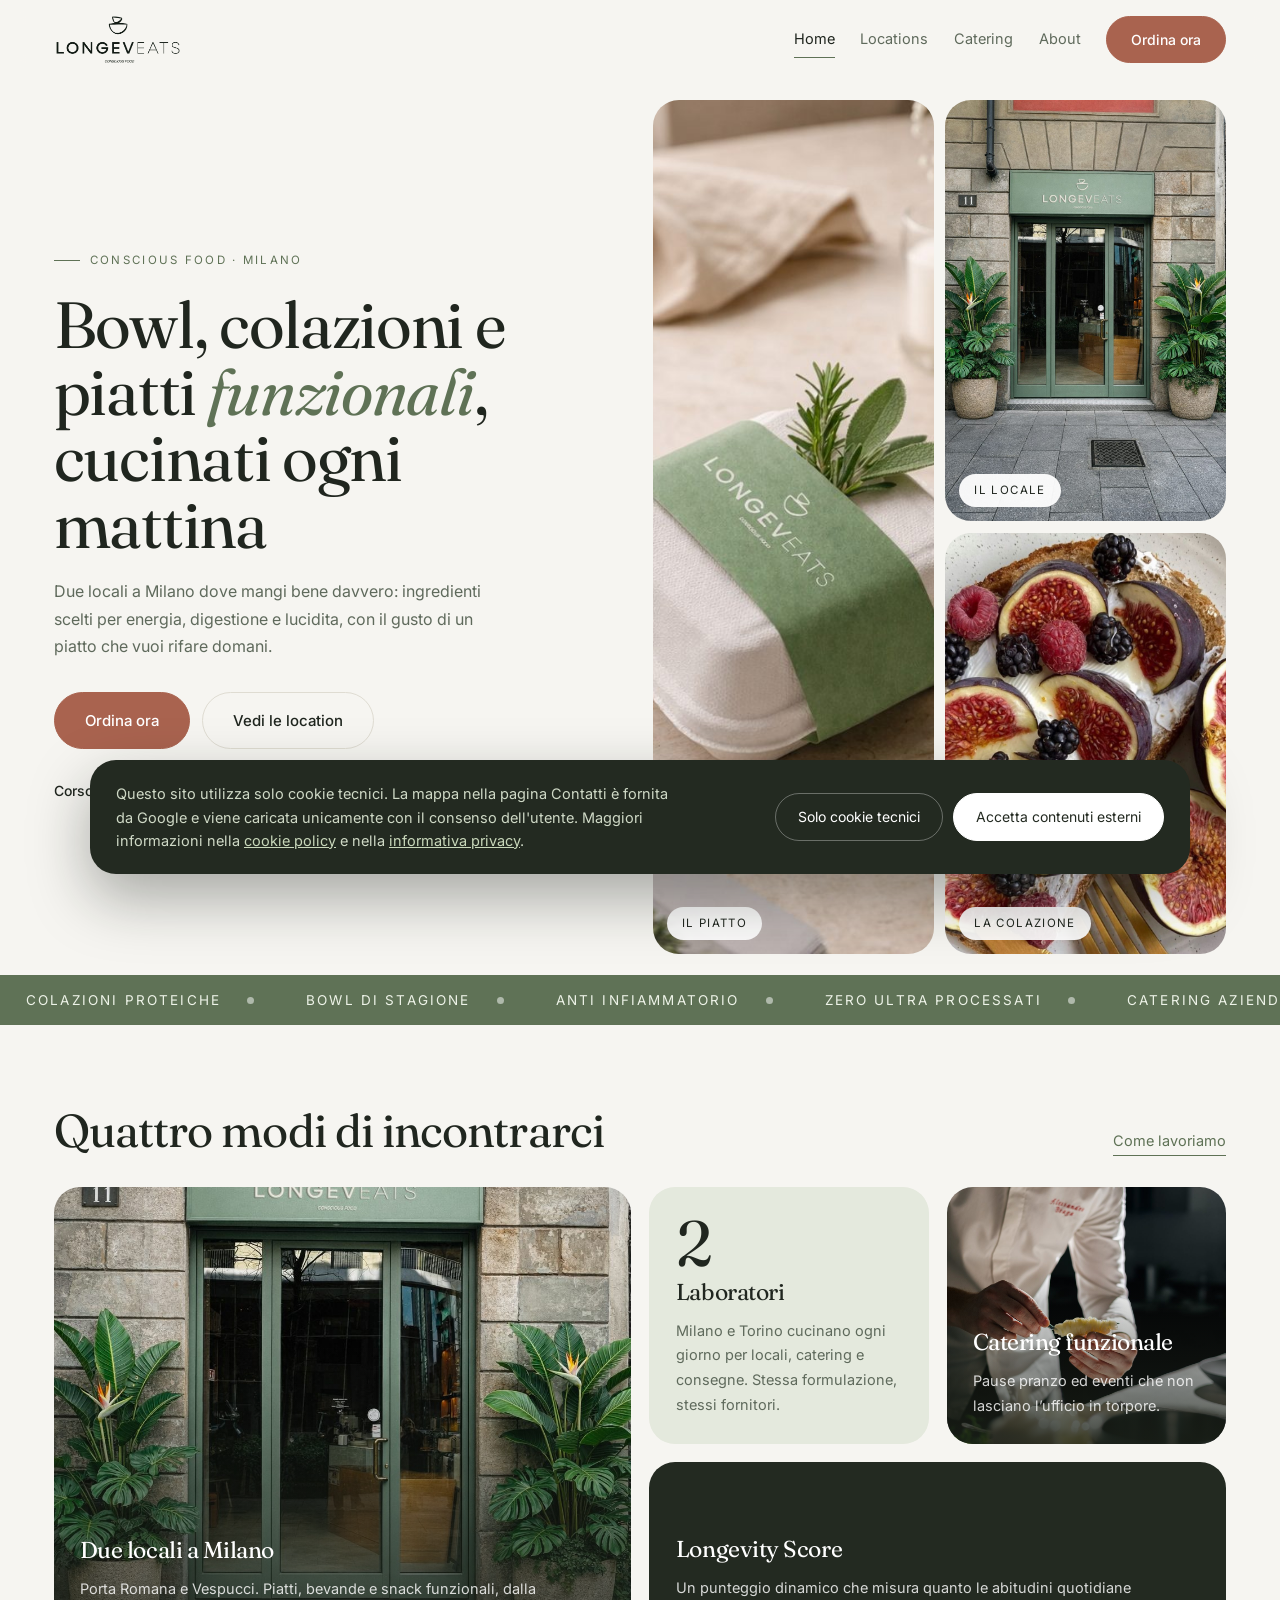
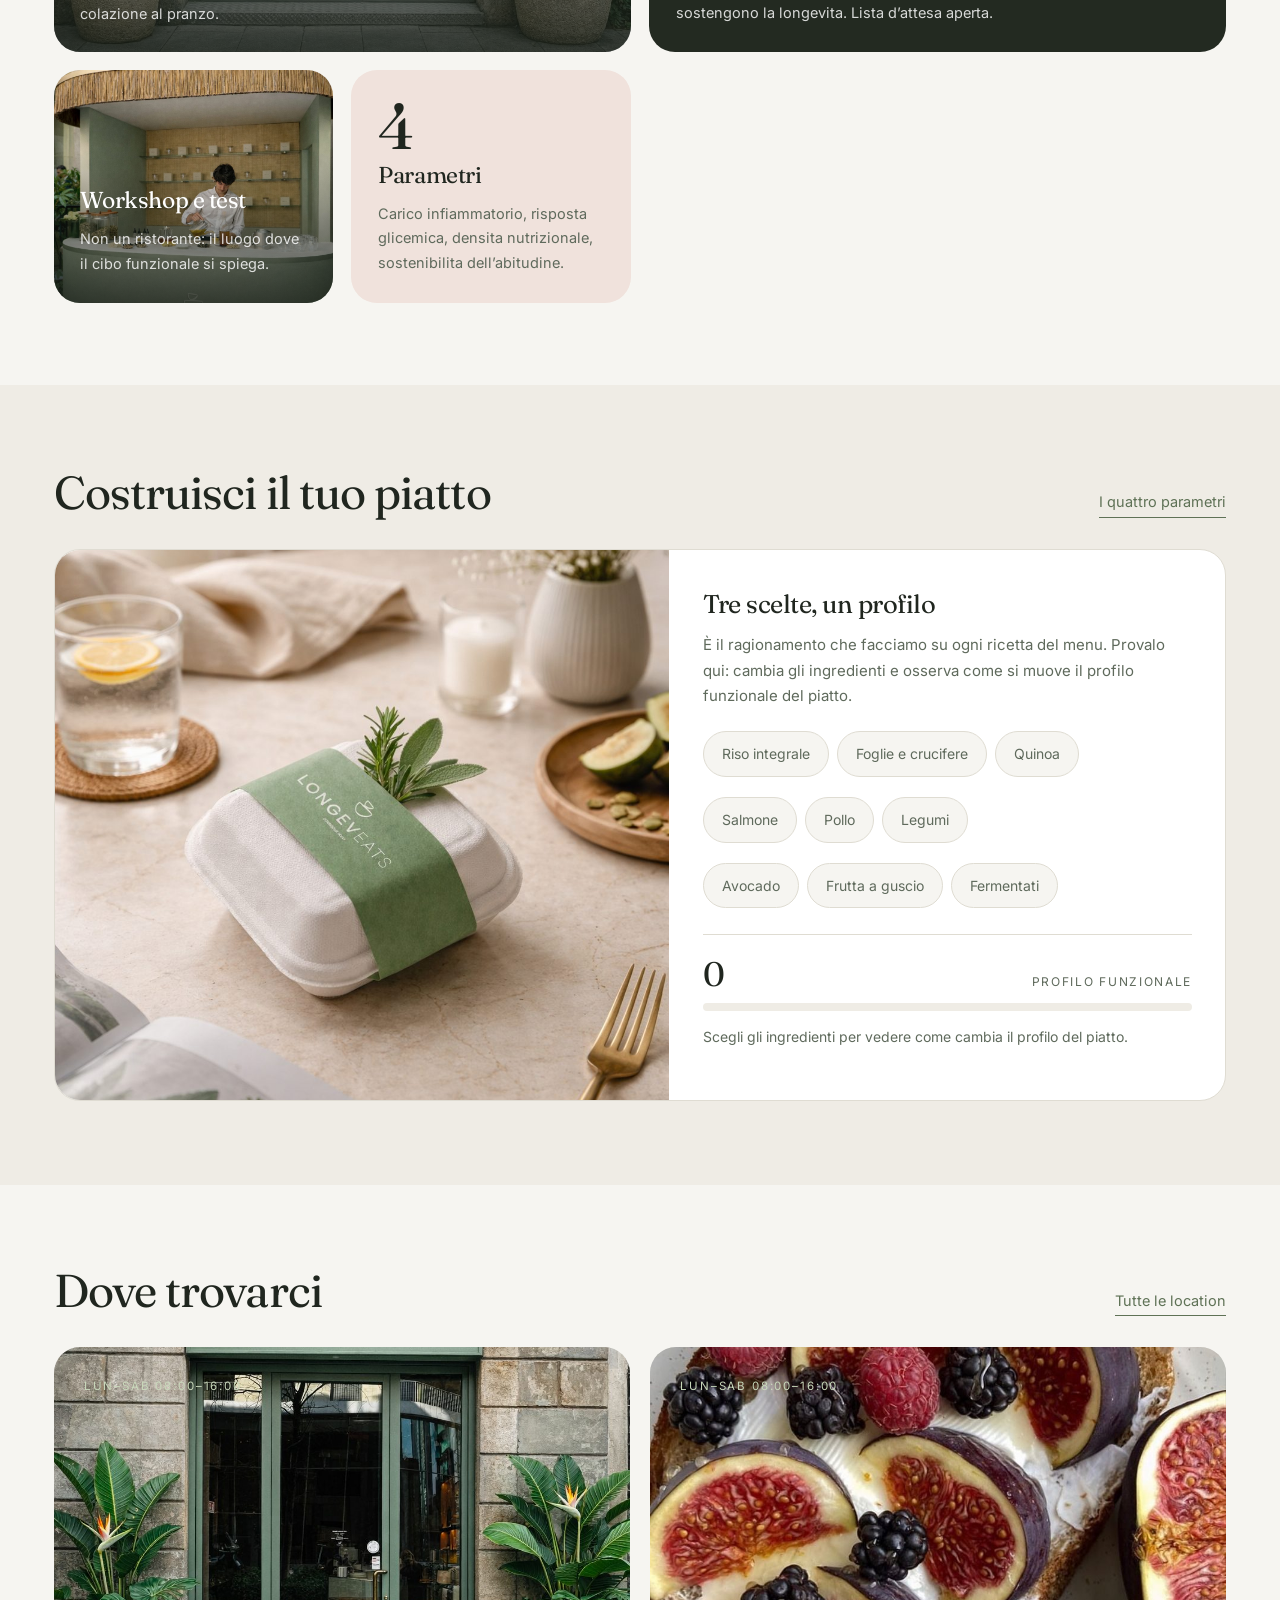
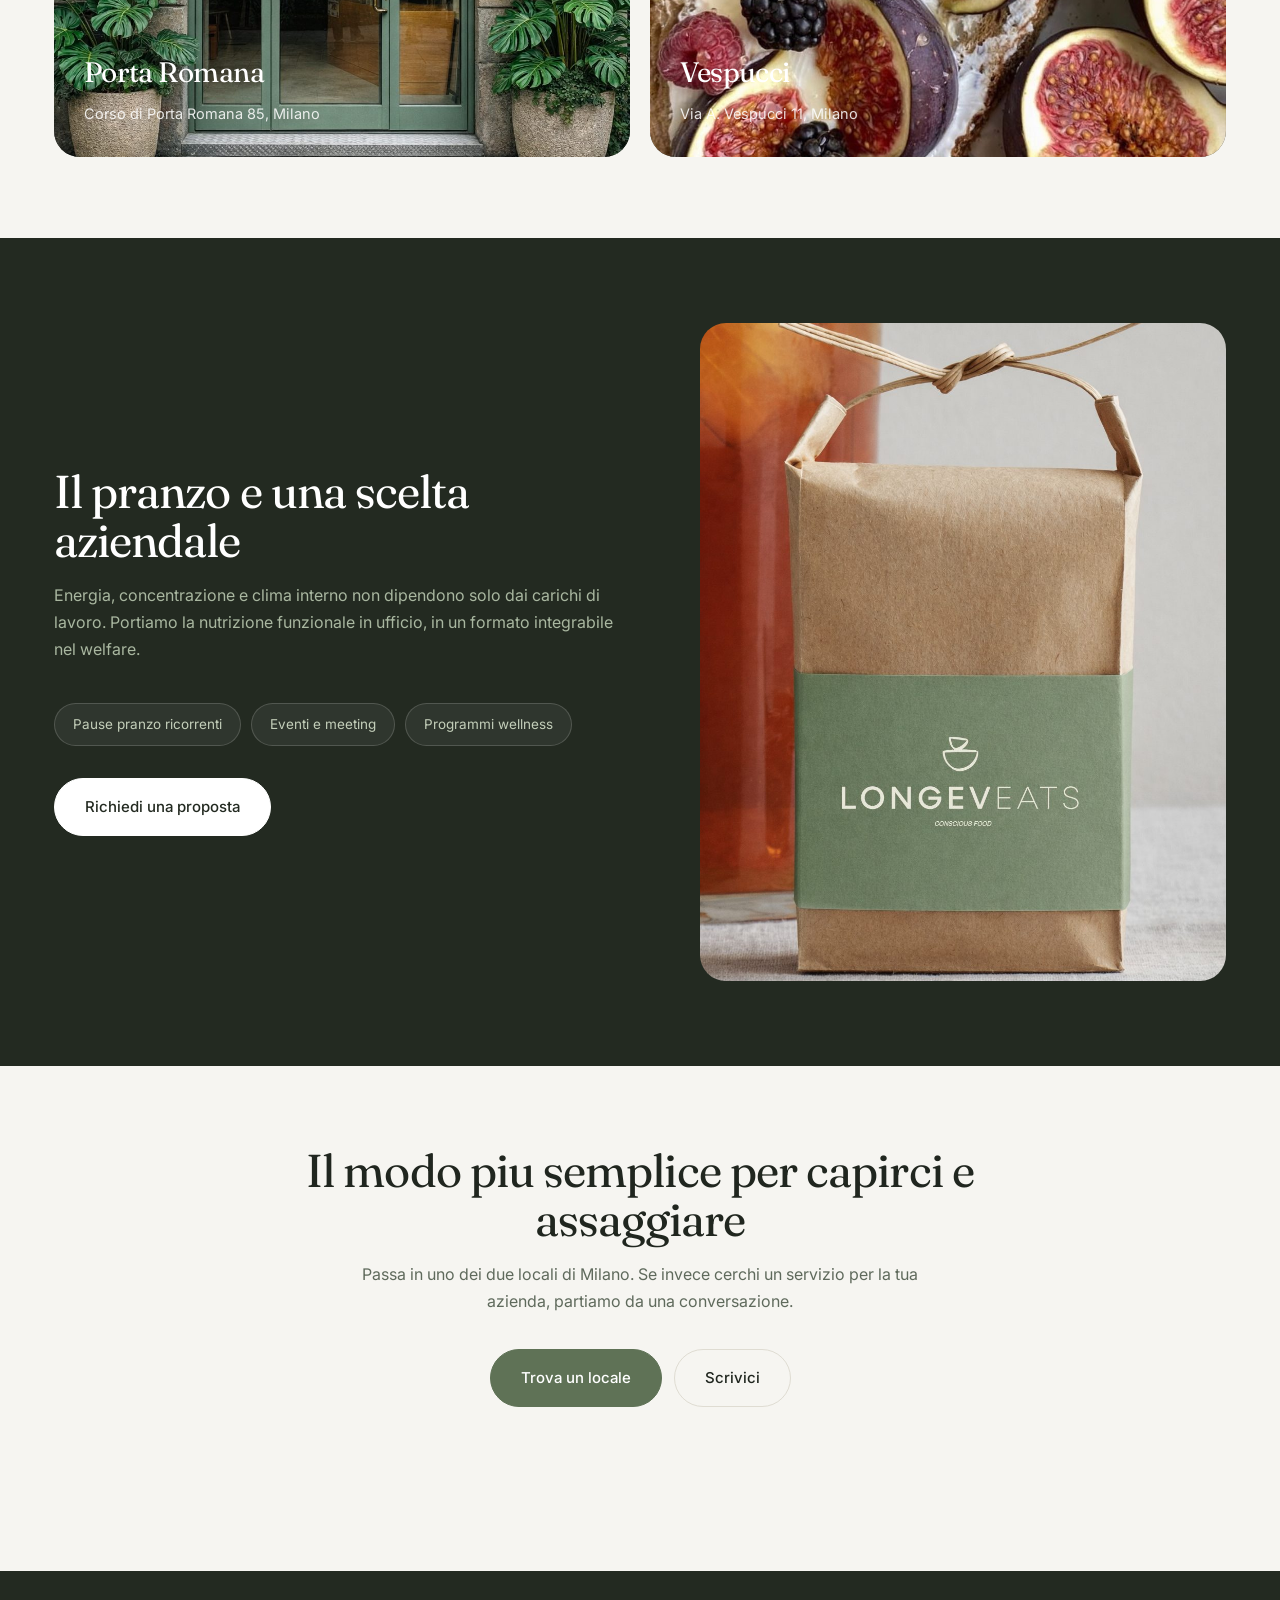
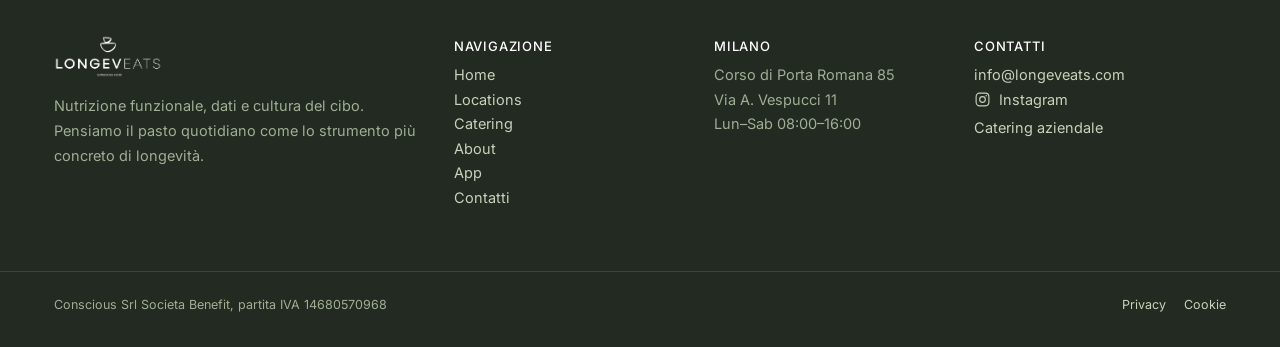
<file: index.html>
<!DOCTYPE html>
<html lang="it">
<head>
<meta charset="utf-8">
<meta name="viewport" content="width=device-width, initial-scale=1">
<title>LONGEVEATS, conscious food. Nutrizione funzionale a Milano</title>
<meta name="description" content="LONGEVEATS unisce nutrizione funzionale, cucina e dati. Due locali a Milano, catering aziendale e piatti progettati per energia, sonno e infiammazione.">
<link rel="icon" type="image/png" href="img/favicon.png">
<link rel="apple-touch-icon" href="img/favicon.png">
<meta name="theme-color" content="#232a21">
<link rel="preconnect" href="https://fonts.googleapis.com">
<link rel="preconnect" href="https://fonts.gstatic.com" crossorigin>
<link href="https://fonts.googleapis.com/css2?family=Fraunces:ital,opsz,wght@0,9..144,300;0,9..144,400;1,9..144,300&family=Inter:wght@300;400;500;600&display=swap" rel="stylesheet">
<style>
:root{
  --bg:#f6f5f1;
  --bg-warm:#efece5;
  --panel:#ffffff;
  --ink:#20261f;
  --ink-soft:#5f6a5c;
  --line:#dfdcd2;
  --sage:#8a9b7e;
  --sage-deep:#5f7256;
  --sage-pale:#e4e9dd;
  --clay:#a9634f;
  --clay-pale:#f0e2dc;
  --dark:#232a21;
  --serif:"Fraunces",Georgia,serif;
  --sans:"Inter",system-ui,-apple-system,sans-serif;
  --gutter:clamp(22px,4.2vw,88px);
  --frame:1560px;
  --r-s:8px;
  --r-m:16px;
  --r-l:26px;
}
*{box-sizing:border-box}
html{scroll-behavior:smooth}
body{
  margin:0;background:var(--bg);color:var(--ink);
  font-family:var(--sans);font-size:clamp(15.5px,1.02vw,17.5px);line-height:1.7;
  -webkit-font-smoothing:antialiased;
}
img{max-width:100%;display:block}
a{color:inherit}
.wrap{width:100%;max-width:var(--frame);margin:0 auto;padding:0 var(--gutter)}
section{padding:clamp(60px,6.4vw,116px) 0}
section + section{padding-top:0}

/* ---------- tipografia ---------- */
h1,h2,h3{font-family:var(--serif);font-weight:400;letter-spacing:-.02em;margin:0}
h1{font-size:clamp(40px,6.2vw,96px);line-height:1}
.sec-title{font-size:clamp(28px,3.6vw,58px);line-height:1.06;margin-bottom:16px}
.lede{font-size:clamp(16px,1.26vw,21px);color:var(--ink-soft);max-width:54ch;margin:0}
.sec-lede{font-size:clamp(16px,1.14vw,19px);color:var(--ink-soft);max-width:56ch;margin:0 0 40px}
.eyebrow{font-size:12px;letter-spacing:.22em;text-transform:uppercase;color:var(--sage-deep);margin:0 0 18px;font-weight:500}

/* ---------- header ---------- */
.site-head{position:sticky;top:0;z-index:60;background:rgba(246,245,241,.88);backdrop-filter:blur(12px);transition:box-shadow .3s,background .3s}
.site-head.is-stuck{box-shadow:0 1px 0 var(--line)}
.head-in{max-width:var(--frame);margin:0 auto;padding:14px var(--gutter);display:flex;align-items:center;justify-content:space-between;gap:24px}
.logo{height:clamp(30px,3vw,42px);width:auto}
.nav{display:flex;gap:clamp(16px,2vw,34px);align-items:center}
.nav a{text-decoration:none;font-size:14.5px;color:var(--ink-soft);position:relative;padding:6px 0;white-space:nowrap}
.nav a::after{content:"";position:absolute;left:0;right:100%;bottom:0;height:1px;background:var(--sage-deep);transition:right .35s cubic-bezier(.2,.7,.3,1)}
.nav a:hover{color:var(--ink)}
.nav a:hover::after,.nav a[aria-current="page"]::after{right:0}
.nav a[aria-current="page"]{color:var(--ink)}
.nav .btn{padding:10px 20px;font-size:14px}
.nav .btn::after{display:none}
.nav-toggle{display:none;background:none;border:1px solid var(--line);border-radius:999px;padding:9px 16px;font:inherit;font-size:13.5px;cursor:pointer;color:var(--ink)}

/* ---------- bottoni ---------- */
.btn{display:inline-block;text-decoration:none;background:var(--sage-deep);color:#fff;padding:15px 30px;border-radius:999px;font-size:15px;font-weight:500;border:1px solid var(--sage-deep);cursor:pointer;transition:background .25s,transform .25s,border-color .25s}
.btn:hover{background:#4d5f45;border-color:#4d5f45;transform:translateY(-1px)}
.btn.ghost{background:transparent;color:var(--ink);border-color:var(--line)}
.btn.ghost:hover{background:var(--panel);border-color:var(--sage-deep)}
.btn.light{background:#fff;color:var(--dark);border-color:#fff}
.btn.light:hover{background:var(--sage-pale);border-color:var(--sage-pale)}
.btn-row{display:flex;gap:12px;flex-wrap:wrap;margin-top:32px}

/* ---------- hero ---------- */
.hero{position:relative;overflow:hidden;background:var(--dark);color:#fff;padding:clamp(90px,9vw,150px) 0 clamp(70px,7vw,120px);min-height:78vh;display:flex;align-items:center}
.hero .photo-bg{position:absolute;inset:0;background-size:cover;background-position:center 42%}
.hero .veil{position:absolute;inset:0;background:
  linear-gradient(92deg,rgba(29,35,27,.93) 0%,rgba(29,35,27,.86) 34%,rgba(29,35,27,.62) 62%,rgba(29,35,27,.42) 100%),
  linear-gradient(180deg,rgba(29,35,27,.4),rgba(29,35,27,.2) 45%,rgba(29,35,27,.6));}
.hero .wrap{position:relative;z-index:1}
.hero h1{color:#fff;max-width:15ch}
.hero h1 em{font-style:italic;color:#c9d8bb}
.hero .lede{color:#d3d9cd;margin-top:24px}
.hero .claim{font-size:12px;letter-spacing:.24em;text-transform:uppercase;color:#a9bb99;margin:0 0 22px}

/* ---------- fascia dati ---------- */
.stats{display:grid;grid-template-columns:repeat(4,minmax(0,1fr));border-top:1px solid rgba(255,255,255,.16);margin-top:clamp(44px,5vw,74px);position:relative;z-index:1}
.stat{padding:26px clamp(14px,2vw,32px) 0;border-left:1px solid rgba(255,255,255,.16)}
.stat:first-child{border-left:0;padding-left:0}
.stat b{display:block;font-family:var(--serif);font-weight:400;font-size:clamp(30px,3.6vw,56px);line-height:1;color:#fff;margin-bottom:8px}
.stat span{font-size:13px;color:#a9b7a0;line-height:1.45;display:block}
@media (max-width:760px){.stats{grid-template-columns:1fr 1fr;gap:18px 0}.stat{border-left:0;padding-left:0}}

/* ---------- pilastri ---------- */
.pillars{display:grid;grid-template-columns:repeat(auto-fit,minmax(240px,1fr));gap:clamp(16px,1.8vw,26px)}
.pillar{background:var(--panel);border:1px solid var(--line);border-radius:var(--r-l);overflow:hidden;text-decoration:none;color:inherit;display:flex;flex-direction:column;transition:transform .35s cubic-bezier(.2,.7,.3,1),box-shadow .35s,border-color .35s}
.pillar:hover{transform:translateY(-5px);border-color:var(--sage);box-shadow:0 22px 44px rgba(32,38,31,.1)}
.pillar .ph{aspect-ratio:4/3;overflow:hidden;background:var(--bg-warm)}
.pillar .ph img{width:100%;height:100%;object-fit:cover;transition:transform 1.2s cubic-bezier(.2,.7,.3,1)}
.pillar:hover .ph img{transform:scale(1.05)}
.pillar .tx{padding:26px 26px 30px;display:flex;flex-direction:column;flex:1}
.pillar h3{font-size:clamp(21px,1.7vw,27px);margin-bottom:8px}
.pillar p{color:var(--ink-soft);font-size:15px;margin:0 0 18px}
.pillar .go{margin-top:auto;font-size:13.5px;color:var(--sage-deep);letter-spacing:.02em}

/* ---------- split ---------- */
.split{display:grid;grid-template-columns:1fr 1fr;align-items:center;gap:clamp(32px,5vw,80px)}
.split.tight{grid-template-columns:1.05fr .95fr}
.figure{border-radius:var(--r-l);overflow:hidden;background:var(--bg-warm)}
.figure img{width:100%;height:100%;object-fit:cover;aspect-ratio:4/5}
.figure.wide img{aspect-ratio:4/3}
@media (max-width:900px){.split{grid-template-columns:1fr}}

/* ---------- fasce ---------- */
.band{background:var(--bg-warm)}
.band-sage{background:var(--sage-pale)}
.band-dark{background:var(--dark);color:#fff}
.band-dark .sec-title{color:#fff}
.band-dark .sec-lede,.band-dark p{color:#a9b7a0}
.band,.band-sage,.band-dark{padding:clamp(60px,6.6vw,120px) 0;margin-top:clamp(60px,6.4vw,116px)}
section + .band,section + .band-sage,section + .band-dark{margin-top:0}

/* ---------- score ---------- */
.score-grid{display:grid;grid-template-columns:repeat(auto-fit,minmax(210px,1fr));gap:clamp(16px,1.8vw,24px);margin-top:44px}
.score-card{background:var(--panel);border:1px solid var(--line);border-radius:var(--r-m);padding:26px 24px}
.score-card .n{font-family:var(--serif);font-size:15px;color:var(--sage-deep);display:block;margin-bottom:12px;letter-spacing:.06em}
.score-card h3{font-size:19px;margin-bottom:8px}
.score-card p{margin:0;font-size:14.5px;color:var(--ink-soft)}
.band-dark .score-card{background:rgba(255,255,255,.05);border-color:rgba(255,255,255,.14)}
.band-dark .score-card h3{color:#fff}
.band-dark .score-card p{color:#a9b7a0}
.band-dark .score-card .n{color:#c9d8bb}

/* ---------- elenco numerato ---------- */
.steps{border-top:1px solid var(--line);margin-top:40px}
.step{display:grid;grid-template-columns:64px 1fr;gap:clamp(16px,2vw,40px);padding:30px 0;border-bottom:1px solid var(--line);align-items:start}
.step .n{font-family:var(--serif);font-size:clamp(26px,2.4vw,38px);color:var(--sage);line-height:1}
.step h3{font-size:clamp(20px,1.7vw,26px);margin-bottom:6px}
.step p{margin:0;color:var(--ink-soft)}

/* ---------- sedi ---------- */
.places{display:grid;grid-template-columns:repeat(auto-fit,minmax(280px,1fr));gap:clamp(18px,2vw,28px)}
.place{background:var(--panel);border:1px solid var(--line);border-radius:var(--r-l);overflow:hidden}
.place .ph{aspect-ratio:3/2;overflow:hidden}
.place .ph img{width:100%;height:100%;object-fit:cover}
.place .tx{padding:26px}
.place h3{font-size:23px;margin-bottom:6px}
.place .status{display:inline-block;font-size:11.5px;letter-spacing:.12em;text-transform:uppercase;background:var(--sage-pale);color:var(--sage-deep);padding:5px 12px;border-radius:999px;margin-bottom:14px}
.place .status.soon{background:var(--clay-pale);color:var(--clay)}
.place p{margin:0;color:var(--ink-soft);font-size:15px}

/* ---------- pastiglie ---------- */
.tags{display:flex;flex-wrap:wrap;gap:10px;margin-top:26px}
.tag{border:1px solid var(--line);background:var(--panel);border-radius:999px;padding:9px 18px;font-size:13.5px;color:var(--ink-soft)}
.band-dark .tag{background:rgba(255,255,255,.06);border-color:rgba(255,255,255,.16);color:#c4cfba}

/* ---------- prose ---------- */
.prose{max-width:none}
.prose h2{font-family:var(--serif);font-size:clamp(24px,2.4vw,38px);margin:44px 0 14px}
.prose p{margin:0 0 18px;color:var(--ink-soft)}
.prose ul{color:var(--ink-soft);padding-left:20px;margin:0 0 18px}
.prose li{margin-bottom:9px}
.note{background:var(--panel);border:1px solid var(--line);border-left:3px solid var(--sage);border-radius:var(--r-m);padding:22px 26px;margin:26px 0;font-size:15.5px;color:var(--ink-soft)}
.note b{display:block;color:var(--ink);font-size:13px;letter-spacing:.1em;text-transform:uppercase;margin-bottom:6px}

/* ---------- moduli ---------- */
.form{background:var(--panel);border:1px solid var(--line);border-radius:var(--r-l);padding:clamp(26px,2.6vw,44px)}
.form-grid{display:grid;grid-template-columns:1fr 1fr;gap:0 20px}
.field{margin-bottom:18px}
.field.full{grid-column:1 / -1}
.field label{display:block;font-size:12.5px;letter-spacing:.08em;text-transform:uppercase;color:var(--ink-soft);margin-bottom:8px}
.field input,.field textarea,.field select{width:100%;border:1px solid var(--line);border-radius:var(--r-s);padding:13px 15px;font:inherit;font-size:16px;color:var(--ink);background:var(--bg)}
.field input:focus,.field textarea:focus,.field select:focus{outline:2px solid var(--sage);outline-offset:1px;border-color:var(--sage)}
.field textarea{min-height:140px;resize:vertical}
.privacy{font-size:13px;color:var(--ink-soft);margin:8px 0 22px;line-height:1.55}
@media (max-width:700px){.form-grid{grid-template-columns:1fr}}

/* ---------- lista contatti ---------- */
.dl{margin:0}
.dl div{padding:18px 0;border-bottom:1px solid var(--line)}
.dl dt{font-size:12px;letter-spacing:.12em;text-transform:uppercase;color:var(--ink-soft);margin-bottom:6px}
.dl dd{margin:0;font-size:20px;font-family:var(--serif)}
.dl dd a{text-decoration:none}
.dl dd a:hover{color:var(--sage-deep)}

/* ---------- nastro ---------- */
.marquee{overflow:hidden;position:relative;width:100%}
.marquee-track{display:flex;gap:24px;width:max-content;animation:slide 46s linear infinite}
.marquee:hover .marquee-track,.marquee:focus-within .marquee-track{animation-play-state:paused}
@keyframes slide{from{transform:translateX(0)}to{transform:translateX(calc(-50% - 12px))}}
.marquee .pillar{flex:0 0 clamp(260px,24vw,380px)}

/* ---------- reveal ---------- */
.reveal{opacity:0;transform:translateY(18px);transition:opacity .8s ease,transform .8s cubic-bezier(.2,.7,.3,1)}
.reveal.in{opacity:1;transform:none}
.reveal[data-delay="1"]{transition-delay:.09s}
.reveal[data-delay="2"]{transition-delay:.18s}
.reveal[data-delay="3"]{transition-delay:.27s}

/* ---------- footer ---------- */
.site-foot{background:var(--dark);color:#9fae95;padding:clamp(54px,5vw,84px) 0 32px;font-size:14.5px;margin-top:clamp(60px,6.4vw,116px)}
section + .site-foot,.band + .site-foot,.band-dark + .site-foot,.band-sage + .site-foot{margin-top:0}
.foot-in{display:grid;grid-template-columns:1.3fr .8fr .8fr .9fr;gap:36px}
.site-foot a{color:#c6d2bb;text-decoration:none}
.site-foot a:hover{color:#fff;text-decoration:underline}
.site-foot .logo{height:34px;margin-bottom:16px}
.site-foot strong{color:#fff;font-weight:500;display:block;margin-bottom:6px;font-size:13px;letter-spacing:.06em}
.site-foot p{margin:0 0 16px}
.foot-bot{margin-top:44px;padding-top:22px;border-top:1px solid rgba(255,255,255,.12);display:flex;justify-content:space-between;gap:18px;flex-wrap:wrap;font-size:12.5px}
.foot-links{display:flex;gap:18px;flex-wrap:wrap}
@media (max-width:900px){.foot-in{grid-template-columns:1fr 1fr}}

/* ---------- banner cookie ---------- */
.cbanner{position:fixed;left:clamp(14px,3vw,30px);right:clamp(14px,3vw,30px);bottom:clamp(14px,3vw,26px);z-index:200;background:var(--dark);color:#cfd9c6;border-radius:var(--r-l);box-shadow:0 24px 60px rgba(20,26,19,.35);padding:22px 26px;display:none;gap:20px;align-items:center;justify-content:space-between;flex-wrap:wrap;max-width:1100px;margin:0 auto;font-size:14.5px}
.cbanner.show{display:flex}
.cbanner p{margin:0;max-width:62ch;line-height:1.6}
.cbanner a{color:#c9d8bb}
.cbanner .actions{display:flex;gap:10px;flex-wrap:wrap}
.cbanner button{border-radius:999px;padding:11px 22px;font:inherit;font-size:14px;cursor:pointer;border:1px solid rgba(255,255,255,.32);background:transparent;color:#fff}
.cbanner button.primary{background:#fff;color:var(--dark);border-color:#fff}

/* ---------- responsive ---------- */
@media (max-width:900px){
  .nav{position:fixed;inset:62px 0 auto 0;background:var(--bg);flex-direction:column;align-items:flex-start;gap:0;padding:10px var(--gutter) 22px;box-shadow:0 12px 30px rgba(32,38,31,.1);display:none}
  .nav.open{display:flex}
  .nav a{padding:13px 0;width:100%;font-size:17px}
  .nav .btn{margin-top:10px}
  .nav-toggle{display:block}
  .hero{min-height:0}
  .hero .veil{background:linear-gradient(180deg,rgba(29,35,27,.86),rgba(29,35,27,.92))}
}
@media (prefers-reduced-motion:reduce){
  *{animation:none!important;transition:none!important}
  .reveal{opacity:1;transform:none}
}
:focus-visible{outline:2px solid var(--sage-deep);outline-offset:3px}

/* ============================================================
   LIVELLO DINAMICO, linguaggio da catena food
   ============================================================ */

/* --- hero: parola che ruota --- */
.rotator{display:inline-grid;vertical-align:bottom;text-align:left}
.rotator span{grid-area:1/1;opacity:0;transform:translateY(.35em);animation:rot 12s infinite;color:#c9d8bb;font-style:italic}
.rotator span:nth-child(1){animation-delay:0s}
.rotator span:nth-child(2){animation-delay:3s}
.rotator span:nth-child(3){animation-delay:6s}
.rotator span:nth-child(4){animation-delay:9s}
@keyframes rot{
  0%{opacity:0;transform:translateY(.35em)}
  4%,22%{opacity:1;transform:none}
  27%,100%{opacity:0;transform:translateY(-.3em)}
}

/* --- nastro scorrevole di parole --- */
.ticker{background:var(--sage-deep);color:#eef3e8;overflow:hidden;padding:14px 0;margin-top:0}
.ticker-track{display:flex;gap:0;width:max-content;animation:tick 34s linear infinite}
.ticker:hover .ticker-track{animation-play-state:paused}
.ticker span{font-size:13.5px;letter-spacing:.16em;text-transform:uppercase;padding:0 26px;white-space:nowrap;display:flex;align-items:center;gap:26px}
.ticker span::after{content:"";width:7px;height:7px;border-radius:50%;background:rgba(255,255,255,.5)}
@keyframes tick{from{transform:translateX(0)}to{transform:translateX(-50%)}}

/* --- bento --- */
.bento{display:grid;grid-template-columns:repeat(4,1fr);grid-auto-rows:minmax(190px,auto);gap:clamp(12px,1.4vw,20px)}
.cell{position:relative;border-radius:var(--r-l);overflow:hidden;background:var(--panel);border:1px solid var(--line);text-decoration:none;color:inherit;display:flex;flex-direction:column;justify-content:flex-end;padding:26px;transition:transform .4s cubic-bezier(.2,.7,.3,1),box-shadow .4s}
.cell:hover{transform:translateY(-6px);box-shadow:0 26px 50px rgba(32,38,31,.14)}
.cell.big{grid-column:span 2;grid-row:span 2}
.cell.wide{grid-column:span 2}
.cell.photo{border:0;color:#fff;min-height:230px}
.cell.photo img{position:absolute;inset:0;width:100%;height:100%;object-fit:cover;z-index:0;transition:transform 1.4s cubic-bezier(.2,.7,.3,1)}
.cell.photo:hover img{transform:scale(1.07)}
.cell.photo::after{content:"";position:absolute;inset:0;z-index:1;background:linear-gradient(180deg,rgba(28,34,26,0) 34%,rgba(28,34,26,.82) 100%)}
.cell.photo > *{position:relative;z-index:2}
.cell.sage{background:var(--sage-pale);border-color:transparent}
.cell.clay{background:var(--clay-pale);border-color:transparent}
.cell.dark{background:var(--dark);border-color:transparent;color:#fff}
.cell h3{font-size:clamp(20px,1.8vw,30px);margin-bottom:8px}
.cell p{margin:0;font-size:14.5px;color:var(--ink-soft)}
.cell.photo p,.cell.dark p{color:rgba(255,255,255,.82)}
.cell .kicker{font-size:11.5px;letter-spacing:.18em;text-transform:uppercase;margin-bottom:auto;padding-bottom:22px;color:var(--sage-deep)}
.cell.photo .kicker,.cell.dark .kicker{color:#c9d8bb}
.cell .big-n{font-family:var(--serif);font-size:clamp(46px,5vw,86px);line-height:.9;margin-bottom:auto}
.cell.dark .big-n{color:#c9d8bb}
@media (max-width:900px){
  .bento{grid-template-columns:repeat(2,1fr)}
  .cell.big{grid-column:span 2;grid-row:span 1;min-height:280px}
}
@media (max-width:560px){
  .bento{grid-template-columns:1fr}
  .cell.big,.cell.wide{grid-column:span 1}
}

/* --- costruttore di piatto --- */
.builder{background:var(--panel);border:1px solid var(--line);border-radius:var(--r-l);overflow:hidden;display:grid;grid-template-columns:1.05fr .95fr}
.builder .side{position:relative;min-height:340px;background:var(--bg-warm)}
.builder .side img{position:absolute;inset:0;width:100%;height:100%;object-fit:cover}
.builder .panel{padding:clamp(26px,2.6vw,44px)}
.builder h3{font-size:clamp(22px,2vw,32px);margin-bottom:6px}
.builder .sub{color:var(--ink-soft);font-size:15px;margin:0 0 22px}
.brow{margin-bottom:20px}
.brow .lbl{font-size:11.5px;letter-spacing:.16em;text-transform:uppercase;color:var(--sage-deep);margin-bottom:10px;display:block}
.chips{display:flex;flex-wrap:wrap;gap:8px}
.chip{border:1px solid var(--line);background:var(--bg);border-radius:999px;padding:10px 18px;font:inherit;font-size:14px;color:var(--ink-soft);cursor:pointer;transition:all .22s}
.chip:hover{border-color:var(--sage)}
.chip[aria-pressed="true"]{background:var(--sage-deep);border-color:var(--sage-deep);color:#fff}
.meter{margin-top:26px;padding-top:22px;border-top:1px solid var(--line)}
.meter .top{display:flex;justify-content:space-between;align-items:baseline;margin-bottom:10px}
.meter .top b{font-family:var(--serif);font-size:34px;font-weight:400;line-height:1}
.meter .top span{font-size:12px;letter-spacing:.14em;text-transform:uppercase;color:var(--ink-soft)}
.bar{height:8px;border-radius:999px;background:var(--bg-warm);overflow:hidden}
.bar i{display:block;height:100%;width:0;border-radius:999px;background:linear-gradient(90deg,var(--sage),var(--sage-deep));transition:width .6s cubic-bezier(.2,.7,.3,1)}
.meter p{margin:14px 0 0;font-size:14px;color:var(--ink-soft);min-height:42px}
@media (max-width:820px){.builder{grid-template-columns:1fr}.builder .side{min-height:220px}}

/* --- fascia locali --- */
.shopstrip{display:grid;grid-template-columns:repeat(auto-fit,minmax(300px,1fr));gap:clamp(14px,1.6vw,24px)}
.shop{position:relative;border-radius:var(--r-l);overflow:hidden;min-height:clamp(300px,32vw,420px);display:flex;flex-direction:column;justify-content:flex-end;padding:30px;color:#fff;text-decoration:none}
.shop img{position:absolute;inset:0;width:100%;height:100%;object-fit:cover;transition:transform 1.4s cubic-bezier(.2,.7,.3,1)}
.shop:hover img{transform:scale(1.06)}
.shop::after{content:"";position:absolute;inset:0;background:linear-gradient(180deg,rgba(28,34,26,.1) 30%,rgba(28,34,26,.85))}
.shop > *{position:relative;z-index:1}
.shop h3{font-size:clamp(24px,2.2vw,34px);color:#fff;margin-bottom:6px}
.shop p{margin:0;color:rgba(255,255,255,.85);font-size:14.5px}
.shop .pin{display:inline-flex;align-items:center;gap:8px;font-size:11.5px;letter-spacing:.16em;text-transform:uppercase;color:#c9d8bb;margin-bottom:auto}

/* --- barra azione mobile --- */
.actionbar{position:fixed;left:12px;right:12px;bottom:12px;z-index:80;display:none;gap:10px}
.actionbar a{flex:1;text-align:center;padding:15px 10px;border-radius:999px;font-size:14.5px;font-weight:500;text-decoration:none;box-shadow:0 10px 30px rgba(32,38,31,.22)}
.actionbar .a1{background:var(--sage-deep);color:#fff}
.actionbar .a2{background:#fff;color:var(--ink);border:1px solid var(--line)}
@media (max-width:700px){
  .actionbar{display:flex}
  body{padding-bottom:76px}
  .cbanner{bottom:84px}
}

/* --- dettagli --- */
.sec-head{display:flex;align-items:flex-end;justify-content:space-between;gap:24px;flex-wrap:wrap;margin-bottom:34px}
.sec-head .sec-title{margin-bottom:0}
.link-more{font-size:14.5px;color:var(--sage-deep);text-decoration:none;border-bottom:1px solid currentColor;padding-bottom:2px;white-space:nowrap}
.hero h1{text-wrap:balance}

/* ============================================================
   TESTATA DI APERTURA, riconoscibilita immediata
   ============================================================ */
.opener{background:var(--bg);padding:0;overflow:hidden}
.opener-in{display:grid;grid-template-columns:minmax(0,1.02fr) minmax(0,.98fr);align-items:stretch;min-height:min(82vh,760px)}
.opener .txt{display:flex;flex-direction:column;justify-content:center;padding:clamp(40px,5vw,84px) clamp(28px,4vw,72px) clamp(40px,5vw,84px) var(--gutter)}
.opener .kick{display:inline-flex;align-items:center;gap:10px;font-size:11.5px;letter-spacing:.2em;text-transform:uppercase;color:var(--sage-deep);margin:0 0 22px}
.opener .kick::before{content:"";width:26px;height:1px;background:var(--sage-deep)}
.opener h1{font-size:clamp(38px,5.1vw,86px);line-height:1.02;margin-bottom:20px}
.opener h1 em{font-style:italic;color:var(--sage-deep)}
.opener .lede{font-size:clamp(16px,1.22vw,20px);max-width:44ch}
.opener .facts{display:flex;flex-wrap:wrap;gap:10px 28px;margin-top:30px;font-size:14px;color:var(--ink-soft)}
.opener .facts b{color:var(--ink);font-weight:500}
.opener .media{position:relative;display:grid;grid-template-columns:1fr 1fr;grid-template-rows:1fr 1fr;gap:clamp(8px,.9vw,14px);padding:clamp(14px,1.6vw,26px) var(--gutter) clamp(14px,1.6vw,26px) 0}
.opener .media figure{margin:0;position:relative;overflow:hidden;border-radius:var(--r-l);background:var(--bg-warm)}
.opener .media figure:first-child{grid-row:span 2}
.opener .media img{width:100%;height:100%;object-fit:cover;transition:transform 1.6s cubic-bezier(.2,.7,.3,1)}
.opener .media figure:hover img{transform:scale(1.06)}
.opener .media .badge{position:absolute;left:14px;bottom:14px;background:rgba(255,255,255,.94);border-radius:999px;padding:7px 15px;font-size:11.5px;letter-spacing:.12em;text-transform:uppercase;color:var(--ink)}
@media (max-width:960px){
  .opener-in{grid-template-columns:1fr;min-height:0}
  .opener .txt{padding:clamp(46px,8vw,70px) var(--gutter) 30px}
  .opener .media{padding:0 var(--gutter) clamp(30px,5vw,44px);grid-template-rows:200px 200px}
  .opener .media figure:first-child{grid-row:span 1;grid-column:span 2}
}

/* pulsante ordina, in evidenza */
.btn.order,.actionbar .a1{background:var(--clay);border-color:var(--clay);color:#fff}
.btn.order:hover{background:#95563f;border-color:#95563f}
.nav .btn.order{padding:11px 24px}

/* il nastro non si ferma mai */
.ticker:hover .ticker-track{animation-play-state:running}

/* proporzioni su schermi molto larghi */
@media (min-width:1900px){
  :root{--frame:1720px}
  .opener-in{min-height:min(76vh,820px)}
}

/* ============================================================
   RIFINITURE, logo, mappe, mobile
   ============================================================ */

/* --- logo piu grande e a filo sinistro --- */
.head-in{padding-left:var(--gutter);padding-right:var(--gutter)}
.logo{height:clamp(38px,4vw,62px)}
.site-foot .logo{height:clamp(40px,3.4vw,54px)}
.site-foot .ig{display:inline-flex;align-items:center;gap:8px}
.site-foot .ig svg{flex:0 0 17px}

/* --- doppia mappa --- */
.maps{display:grid;grid-template-columns:1fr 1fr;gap:clamp(14px,1.8vw,26px)}
.mapcard .mapframe{position:relative;aspect-ratio:4/3;border-radius:var(--r-l);overflow:hidden;background:var(--sage-pale);border:1px solid var(--line)}
.mapcard .mapframe iframe{width:100%;height:100%;border:0;display:block}
.mapcard .map-cta{position:absolute;inset:0;display:flex;flex-direction:column;align-items:center;justify-content:center;gap:8px;border:0;background:var(--sage-pale);cursor:pointer;font:inherit;color:var(--ink);width:100%}
.mapcard .map-cta strong{font-family:var(--serif);font-size:clamp(20px,2vw,28px);font-weight:400}
.mapcard .map-cta span{font-size:13.5px;color:var(--ink-soft)}
.mapcard p{margin:16px 0 0;font-size:15px;color:var(--ink-soft);line-height:1.6}
.mapcard p b{color:var(--ink);font-weight:500}
@media (max-width:760px){.maps{grid-template-columns:1fr}}

/* --- spaziature dei blocchi senza sopratitolo --- */
.sec-head{margin-bottom:clamp(22px,2.4vw,34px)}
.sec-head .sec-title{margin-bottom:0}

/* ============================================================
   MOBILE, proporzioni e leggibilita
   ============================================================ */
@media (max-width:760px){
  :root{--gutter:20px}
  body{font-size:16px;padding-bottom:0}
  section{padding:44px 0}
  .band,.band-sage,.band-dark{padding:48px 0;margin-top:48px}
  .site-foot{margin-top:48px;padding-top:44px}
  .sec-title{font-size:clamp(26px,7.4vw,34px);line-height:1.1}
  .sec-lede{font-size:16px;margin-bottom:26px}

  /* testata */
  .opener .txt{padding:38px var(--gutter) 26px}
  .opener h1{font-size:clamp(32px,8.6vw,42px);line-height:1.08}
  .opener .lede{font-size:16.5px;max-width:none}
  .opener .btn-row{margin-top:24px;gap:10px}
  .opener .btn-row .btn{flex:1 1 auto;text-align:center;padding:15px 18px}
  .opener .facts{gap:6px 18px;margin-top:22px;font-size:13.5px}
  .opener .media{grid-template-rows:170px 170px;gap:10px;padding:0 var(--gutter) 34px}
  .opener .media .badge{left:10px;bottom:10px;padding:6px 12px;font-size:10.5px}

  /* nastro */
  .ticker{padding:11px 0}
  .ticker span{font-size:11.5px;letter-spacing:.12em;padding:0 16px;gap:16px}

  /* griglia bento */
  .bento{gap:12px}
  .cell{padding:22px;min-height:0}
  .cell.big{min-height:240px}
  .cell.photo{min-height:200px}
  .cell h3{font-size:22px}
  .cell .big-n{font-size:52px;margin-bottom:14px}

  /* costruttore */
  .builder{border-radius:var(--r-m)}
  .builder .side{min-height:180px}
  .builder .panel{padding:24px 20px}
  .chip{padding:11px 16px;font-size:14px}
  .chips{gap:8px}
  .meter .top b{font-size:30px}

  /* locali */
  .shop{min-height:260px;padding:22px}
  .shopstrip{gap:12px}

  /* moduli e liste */
  .form{padding:22px 18px;border-radius:var(--r-m)}
  .form-grid{grid-template-columns:1fr;gap:0}
  .field{margin-bottom:16px}
  .field input,.field textarea,.field select{padding:14px;font-size:16px}
  .field textarea{min-height:120px}
  .split,.split.tight{gap:28px}
  .figure img{aspect-ratio:4/3}
  .dl dd{font-size:18px}
  .steps{margin-top:26px}
  .step{grid-template-columns:1fr;gap:6px;padding:22px 0}
  .step .n{font-size:22px}
  .score-grid{gap:12px;margin-top:26px}
  .score-card{padding:22px 20px}
  .btn{padding:14px 24px;font-size:15px}
  .btn-row{gap:10px}
  .tags{gap:8px}
  .tag{padding:8px 15px;font-size:13px}
  .foot-in{grid-template-columns:1fr;gap:26px}
  .cbanner{bottom:14px;padding:18px 18px;gap:14px;font-size:13.5px}
  .cbanner .actions{width:100%}
  .cbanner button{flex:1;padding:12px 14px;font-size:13.5px}
}
@media (max-width:400px){
  .opener h1{font-size:30px}
  .opener .btn-row{flex-direction:column}
  .opener .btn-row .btn{width:100%}
}

/* ============================================================
   TESTATA MOBILE, immagine a piena pagina
   ============================================================ */
@media (max-width:760px){
  .opener{position:relative;background:var(--dark);min-height:88svh;display:flex;align-items:flex-end}
  .opener::before{
    content:"";position:absolute;inset:0;z-index:0;
    background-image:url('img/bowl.jpg');background-size:cover;background-position:center 45%;
    animation:kb 18s ease-out forwards;
  }
  .opener::after{
    content:"";position:absolute;inset:0;z-index:1;
    background:linear-gradient(180deg,rgba(26,32,24,.55) 0%,rgba(26,32,24,.28) 38%,rgba(26,32,24,.86) 100%);
  }
  @keyframes kb{from{transform:scale(1)}to{transform:scale(1.09)}}
  .opener-in{position:relative;z-index:2;grid-template-columns:1fr;min-height:0;width:100%}
  .opener .media{display:none}
  .opener .lede{display:none}
  .opener .txt{padding:0 var(--gutter) 40px;justify-content:flex-end}
  .opener h1{color:#fff;font-size:clamp(34px,9.6vw,46px);line-height:1.04;margin-bottom:24px;text-shadow:0 2px 24px rgba(20,26,19,.45)}
  .opener h1 em{color:#c9d8bb}
  .opener .btn-row{margin-top:0;gap:10px;flex-direction:row}
  .opener .btn-row .btn{flex:1;text-align:center;padding:16px 14px}
  .opener .btn-row .btn.ghost{background:rgba(255,255,255,.14);color:#fff;border-color:rgba(255,255,255,.45);backdrop-filter:blur(6px)}
  .opener .facts{margin-top:22px;gap:4px 16px;font-size:13px;color:rgba(255,255,255,.82)}
  .opener .facts b{color:#fff;font-weight:500}
}
@media (max-width:400px){
  .opener .btn-row{flex-direction:row}
  .opener .btn-row .btn{width:auto}
}
@media (max-width:760px) and (prefers-reduced-motion:reduce){
  .opener::before{animation:none}
}

/* correzione: le colonne affiancate devono impilarsi anche con .tight */
@media (max-width:900px){
  .split,.split.tight{grid-template-columns:minmax(0,1fr)!important}
  .split > *{min-width:0}
  .form{width:100%}
}
/* sopratitolo leggibile sopra la fotografia, solo su mobile */
@media (max-width:760px){
  .opener .kick{color:rgba(255,255,255,.9)}
  .opener .kick::before{background:rgba(255,255,255,.7)}
}

</style>
</head>
<body>

<header class="site-head">
  <div class="head-in">
    <a href="index.html" aria-label="LONGEVEATS, home"><img class="logo" src="img/logo.png" alt="LONGEVEATS, conscious food"></a>
    <button class="nav-toggle" aria-expanded="false" aria-controls="nav">Menu</button>
    <nav class="nav" id="nav">
      <a href="index.html" aria-current="page">Home</a>
      <a href="locali.html">Locations</a>
      <a href="aziende.html">Catering</a>
      <a href="metodo.html">About</a>
      <a class="btn order" href="https://glovoapp.com" target="_blank" rel="noopener">Ordina ora</a>
    </nav>
  </div>
</header>

<main>


  <section class="opener">
    <div class="opener-in">
      <div class="txt">
        <p class="kick">Conscious food &middot; Milano</p>
        <h1>Bowl, colazioni e piatti <em>funzionali</em>, cucinati ogni mattina</h1>
        <p class="lede">Due locali a Milano dove mangi bene davvero: ingredienti scelti per energia, digestione e lucidita, con il gusto di un piatto che vuoi rifare domani.</p>
        <div class="btn-row">
          <a class="btn order" href="https://glovoapp.com" target="_blank" rel="noopener">Ordina ora</a>
          <a class="btn ghost" href="locali.html">Vedi le location</a>
        </div>
        <div class="facts">
          <span><b>Corso di Porta Romana 85</b></span>
          <span><b>Via A. Vespucci 11</b></span>
          <span>Lun&ndash;Sab <b>08:00&ndash;16:00</b></span>
        </div>
      </div>
      <div class="media">
        <figure><img src="img/bowl.jpg" alt="Un piatto LONGEVEATS pronto"><span class="badge">Il piatto</span></figure>
        <figure><img src="img/cafe.jpg" alt="La vetrina di un locale LONGEVEATS"><span class="badge">Il locale</span></figure>
        <figure><img src="img/fichi.jpg" alt="Toast con fichi e frutti di bosco"><span class="badge">La colazione</span></figure>
      </div>
    </div>
  </section>

  <div class="ticker" aria-hidden="true">
    <div class="ticker-track">
      <span>Colazioni proteiche</span><span>Bowl di stagione</span><span>Anti infiammatorio</span><span>Zero ultra processati</span><span>Catering aziendale</span><span>Longevity Score</span><span>Cucinato ogni mattina</span><span>Dieta mediterranea</span>
      <span>Colazioni proteiche</span><span>Bowl di stagione</span><span>Anti infiammatorio</span><span>Zero ultra processati</span><span>Catering aziendale</span><span>Longevity Score</span><span>Cucinato ogni mattina</span><span>Dieta mediterranea</span>
    </div>
  </div>

  <section>
    <div class="wrap">
      <div class="sec-head">
        <div>
          <h2 class="sec-title reveal">Quattro modi di incontrarci</h2>
        </div>
        <a class="link-more reveal" href="metodo.html">Come lavoriamo</a>
      </div>

      <div class="bento">
        <a class="cell big photo reveal" href="locali.html">
          <img src="img/cafe.jpg" alt="Vetrina di un locale LONGEVEATS a Milano">
          <h3>Due locali a Milano</h3>
          <p>Porta Romana e Vespucci. Piatti, bevande e snack funzionali, dalla colazione al pranzo.</p>
        </a>

        <div class="cell sage reveal" data-delay="1">
          <span class="big-n">2</span>
          <h3>Laboratori</h3>
          <p>Milano e Torino cucinano ogni giorno per locali, catering e consegne. Stessa formulazione, stessi fornitori.</p>
        </div>

        <a class="cell photo reveal" data-delay="2" href="aziende.html">
          <img src="img/chef.jpg" alt="Preparazione in cucina LONGEVEATS">
          <h3>Catering funzionale</h3>
          <p>Pause pranzo ed eventi che non lasciano l&rsquo;ufficio in torpore.</p>
        </a>

        <a class="cell wide dark reveal" href="app.html">
          <h3>Longevity Score</h3>
          <p>Un punteggio dinamico che misura quanto le abitudini quotidiane sostengono la longevita. Lista d&rsquo;attesa aperta.</p>
        </a>

        <a class="cell photo reveal" data-delay="1" href="locali.html#hub">
          <img src="img/hub.jpg" alt="Il banco di un LONGEVEATS Hub">
          <h3>Workshop e test</h3>
          <p>Non un ristorante: il luogo dove il cibo funzionale si spiega.</p>
        </a>

        <a class="cell clay reveal" data-delay="2" href="metodo.html">
          <span class="big-n">4</span>
          <h3>Parametri</h3>
          <p>Carico infiammatorio, risposta glicemica, densita nutrizionale, sostenibilita dell&rsquo;abitudine.</p>
        </a>
      </div>
    </div>
  </section>

  <div class="band">
    <div class="wrap">
      <div class="sec-head">
        <div>
          <h2 class="sec-title reveal">Costruisci il tuo piatto</h2>
        </div>
        <a class="link-more reveal" href="metodo.html">I quattro parametri</a>
      </div>

      <div class="builder reveal">
        <div class="side"><img src="img/bowl.jpg" alt="Un piatto LONGEVEATS"></div>
        <div class="panel">
          <h3>Tre scelte, un profilo</h3>
          <p class="sub">È il ragionamento che facciamo su ogni ricetta del menu. Provalo qui: cambia gli ingredienti e osserva come si muove il profilo funzionale del piatto.</p>

          <div class="brow" data-group="base">
            <div class="chips">
              <button class="chip" type="button" aria-pressed="false">Riso integrale</button>
              <button class="chip" type="button" aria-pressed="false">Foglie e crucifere</button>
              <button class="chip" type="button" aria-pressed="false">Quinoa</button>
            </div>
          </div>

          <div class="brow" data-group="proteina">
            <div class="chips">
              <button class="chip" type="button" aria-pressed="false">Salmone</button>
              <button class="chip" type="button" aria-pressed="false">Pollo</button>
              <button class="chip" type="button" aria-pressed="false">Legumi</button>
            </div>
          </div>

          <div class="brow" data-group="extra">
            <div class="chips">
              <button class="chip" type="button" aria-pressed="false">Avocado</button>
              <button class="chip" type="button" aria-pressed="false">Frutta a guscio</button>
              <button class="chip" type="button" aria-pressed="false">Fermentati</button>
            </div>
          </div>

          <div class="meter">
            <div class="top"><b>0</b><span>Profilo funzionale</span></div>
            <div class="bar"><i></i></div>
            <p>Scegli gli ingredienti per vedere come cambia il profilo del piatto.</p>
          </div>
        </div>
      </div>
    </div>
  </div>

  <section>
    <div class="wrap">
      <div class="sec-head">
        <div>
          <h2 class="sec-title reveal">Dove trovarci</h2>
        </div>
        <a class="link-more reveal" href="locali.html">Tutte le location</a>
      </div>
      <div class="shopstrip">
        <a class="shop reveal" href="locali.html">
          <img src="img/cafe.jpg" alt="LONGEVEATS Porta Nuova">
          <span class="pin">Lun&ndash;Sab 08:00&ndash;16:00</span>
          <h3>Porta Romana</h3>
          <p>Corso di Porta Romana 85, Milano</p>
        </a>
        <a class="shop reveal" data-delay="1" href="locali.html">
          <img src="img/fichi.jpg" alt="LONGEVEATS Porta Romana">
          <span class="pin">Lun&ndash;Sab 08:00&ndash;16:00</span>
          <h3>Vespucci</h3>
          <p>Via A. Vespucci 11, Milano</p>
        </a>
      </div>
    </div>
  </section>

  <div class="band-dark">
    <div class="wrap split tight">
      <div class="reveal">
        <h2 class="sec-title">Il pranzo e una scelta aziendale</h2>
        <p class="sec-lede">Energia, concentrazione e clima interno non dipendono solo dai carichi di lavoro. Portiamo la nutrizione funzionale in ufficio, in un formato integrabile nel welfare.</p>
        <div class="tags">
          <span class="tag">Pause pranzo ricorrenti</span>
          <span class="tag">Eventi e meeting</span>
          <span class="tag">Programmi wellness</span>
        </div>
        <div class="btn-row"><a class="btn light" href="aziende.html">Richiedi una proposta</a></div>
      </div>
      <div class="figure reveal" data-delay="1"><img src="img/delivery.jpg" alt="Confezioni LONGEVEATS pronte per la consegna"></div>
    </div>
  </div>

  <section>
    <div class="wrap" style="text-align:center;max-width:840px">
      <h2 class="sec-title reveal">Il modo piu semplice per capirci e assaggiare</h2>
      <p class="sec-lede reveal" style="margin:0 auto 34px">Passa in uno dei due locali di Milano. Se invece cerchi un servizio per la tua azienda, partiamo da una conversazione.</p>
      <div class="btn-row reveal" style="justify-content:center">
        <a class="btn" href="locali.html">Trova un locale</a>
        <a class="btn ghost" href="contatti.html">Scrivici</a>
      </div>
    </div>
  </section>
</main>

<footer class="site-foot">
  <div class="wrap foot-in">
    <div>
      <img class="logo" src="img/logo-bianco.png" alt="LONGEVEATS">
      <p>Nutrizione funzionale, dati e cultura del cibo. Pensiamo il pasto quotidiano come lo strumento più concreto di longevità.</p>
    </div>
    <div>
      <strong>NAVIGAZIONE</strong>
      <p><a href="index.html">Home</a><br>
      <a href="locali.html">Locations</a><br>
      <a href="aziende.html">Catering</a><br>
      <a href="metodo.html">About</a><br>
      <a href="app.html">App</a><br>
      <a href="contatti.html">Contatti</a></p>
    </div>
    <div>
      <strong>MILANO</strong>
      <p>Corso di Porta Romana 85<br>Via A. Vespucci 11<br>Lun&ndash;Sab 08:00&ndash;16:00</p>
    </div>
    <div>
      <strong>CONTATTI</strong>
      <p><a class="mailto" data-u="info" data-d="longeveats.com" href="contatti.html">scrivici</a><br>
      <a class="ig" href="https://www.instagram.com/longeveats_consciouseating/" target="_blank" rel="noopener"><svg viewBox="0 0 24 24" width="17" height="17" fill="none" stroke="currentColor" stroke-width="1.6" aria-hidden="true"><rect x="3" y="3" width="18" height="18" rx="5"/><circle cx="12" cy="12" r="4"/><circle cx="17.2" cy="6.8" r="1.1" fill="currentColor" stroke="none"/></svg>Instagram</a><br>
      <a href="aziende.html">Catering aziendale</a></p>
    </div>
  </div>
  <div class="wrap foot-bot">
    <span>Conscious Srl Societa Benefit, partita IVA 14680570968</span>
    <span class="foot-links">
      <a href="privacy.html">Privacy</a>
      <a href="cookie.html">Cookie</a>
    </span>
  </div>
</footer>

<script>
/* LONGEVEATS, interazioni comuni */
document.addEventListener('DOMContentLoaded', function () {

  /* menu mobile */
  var toggle = document.querySelector('.nav-toggle');
  var nav = document.querySelector('.nav');
  if (toggle && nav) {
    toggle.addEventListener('click', function () {
      var open = nav.classList.toggle('open');
      toggle.setAttribute('aria-expanded', open ? 'true' : 'false');
      toggle.textContent = open ? 'Chiudi' : 'Menu';
    });
  }

  /* ombra dell'intestazione allo scorrimento */
  var head = document.querySelector('.site-head');
  if (head) {
    var onScroll = function () { head.classList.toggle('is-stuck', window.scrollY > 8); };
    onScroll();
    window.addEventListener('scroll', onScroll, { passive: true });
  }

  var reduce = window.matchMedia('(prefers-reduced-motion: reduce)').matches;

  /* contatori */
  function countUp(el) {
    var target = parseFloat(el.dataset.count);
    var suffix = el.dataset.suffix || '';
    if (reduce) { el.textContent = target + suffix; return; }
    var start = performance.now(), dur = 1500;
    (function step(now) {
      var t = Math.min((now - start) / dur, 1);
      el.textContent = Math.round(target * (1 - Math.pow(1 - t, 3))) + suffix;
      if (t < 1) requestAnimationFrame(step);
    })(performance.now());
  }

  /* comparsa progressiva */
  var io = new IntersectionObserver(function (entries) {
    entries.forEach(function (e) {
      if (!e.isIntersecting) return;
      e.target.classList.add('in');
      if (e.target.dataset.count) countUp(e.target);
      io.unobserve(e.target);
    });
  }, { threshold: 0.2, rootMargin: '0px 0px -40px 0px' });
  document.querySelectorAll('.reveal, [data-count]').forEach(function (el) { io.observe(el); });

  /* indirizzo email composto lato client */
  document.querySelectorAll('a.mailto').forEach(function (a) {
    var ind = a.dataset.u + String.fromCharCode(64) + a.dataset.d;
    a.href = 'mail' + 'to:' + ind;
    if (!a.dataset.keep) a.textContent = ind;
  });

  /* banner cookie e consenso ai contenuti di terze parti */
  var consenso = null;
  try { consenso = localStorage.getItem('le-consenso'); } catch (e) { consenso = null; }
  if (!consenso) {
    var b = document.createElement('div');
    b.className = 'cbanner show';
    b.innerHTML = '<p>Questo sito utilizza solo cookie tecnici. La mappa nella pagina Contatti è fornita da Google e viene caricata unicamente con il consenso dell\'utente. Maggiori informazioni nella <a href="cookie.html">cookie policy</a> e nella <a href="privacy.html">informativa privacy</a>.</p>' +
      '<span class="actions"><button type="button" class="solo">Solo cookie tecnici</button><button type="button" class="primary tutti">Accetta contenuti esterni</button></span>';
    document.body.appendChild(b);
    b.addEventListener('click', function (ev) {
      var scelta = ev.target.classList.contains('tutti') ? 'tutti' : (ev.target.classList.contains('solo') ? 'solo' : null);
      if (!scelta) return;
      try { localStorage.setItem('le-consenso', scelta); } catch (e) {}
      b.classList.remove('show');
      if (scelta === 'tutti' && window.leApriMappa) window.leApriMappa();
    });
  }

  /* mappe caricate su consenso, una per sede */
  var mapBtns = Array.prototype.slice.call(document.querySelectorAll('.map-cta'));
  if (mapBtns.length) {
    var apriMappe = function () {
      mapBtns.forEach(function (btn) {
        var holder = btn.parentElement;
        if (!holder || holder.querySelector('iframe')) return;
        var f = document.createElement('iframe');
        f.loading = 'lazy';
        f.title = 'Mappa della sede LONGEVEATS';
        f.referrerPolicy = 'no-referrer-when-downgrade';
        f.src = btn.dataset.src;
        holder.appendChild(f);
        btn.remove();
      });
    };
    mapBtns.forEach(function (btn) { btn.addEventListener('click', apriMappe); });
    window.leApriMappa = apriMappe;
    if (consenso === 'tutti') apriMappe();
  }
});

/* ============ costruttore di piatto ============ */
document.addEventListener('DOMContentLoaded', function () {
  var builder = document.querySelector('.builder');
  if (!builder) return;

  var scelte = { base: null, proteina: null, extra: null };
  var dati = {
    'Riso integrale': { p: 22, t: 'fibra e rilascio lento degli zuccheri' },
    'Foglie e crucifere': { p: 30, t: 'volume, micronutrienti e carico glicemico minimo' },
    'Quinoa': { p: 26, t: 'proteine vegetali complete e minerali' },
    'Salmone': { p: 32, t: 'omega 3 a lunga catena, i piu studiati sul fronte infiammatorio' },
    'Pollo': { p: 26, t: 'proteine magre per la sazieta e il mantenimento muscolare' },
    'Legumi': { p: 28, t: 'fibra fermentabile, nutrimento per il microbiota' },
    'Avocado': { p: 20, t: 'grassi monoinsaturi che rallentano la risposta glicemica' },
    'Frutta a guscio': { p: 22, t: 'vitamina E, magnesio e grassi buoni' },
    'Fermentati': { p: 24, t: 'supporto diretto alla flora intestinale' }
  };

  var bar = builder.querySelector('.bar i');
  var num = builder.querySelector('.meter .top b');
  var txt = builder.querySelector('.meter p');

  function aggiorna() {
    var tot = 0, note = [];
    Object.keys(scelte).forEach(function (k) {
      var v = scelte[k];
      if (v && dati[v]) { tot += dati[v].p; note.push(dati[v].t); }
    });
    var pct = Math.min(100, tot);
    bar.style.width = pct + '%';
    num.textContent = pct;
    txt.textContent = note.length
      ? 'Questa combinazione porta ' + note.join(', ') + '.'
      : 'Scegli gli ingredienti per vedere come cambia il profilo del piatto.';
  }

  builder.addEventListener('click', function (ev) {
    var c = ev.target.closest('.chip');
    if (!c) return;
    var riga = c.closest('.brow');
    riga.querySelectorAll('.chip').forEach(function (x) { x.setAttribute('aria-pressed', 'false'); });
    c.setAttribute('aria-pressed', 'true');
    scelte[riga.dataset.group] = c.textContent.trim();
    aggiorna();
  });

  aggiorna();
});

</script>
</body>
</html>
</file>
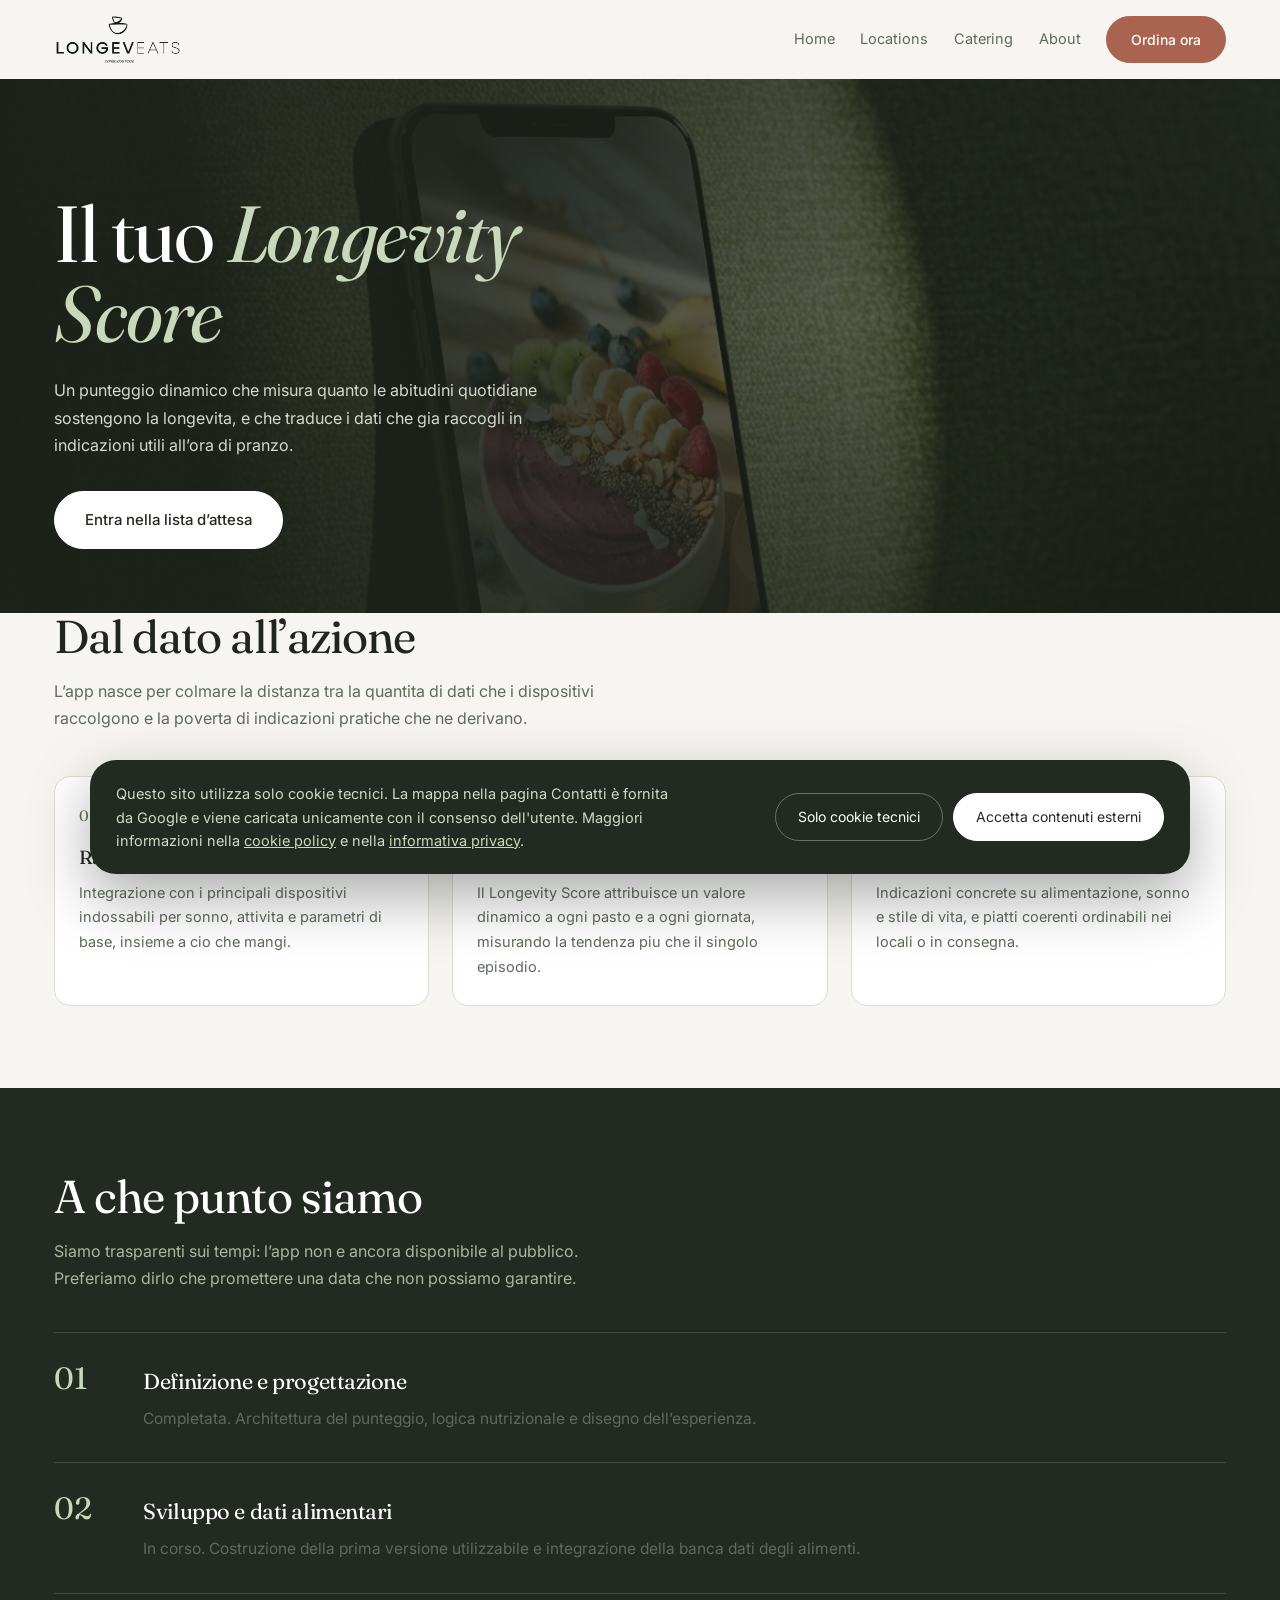
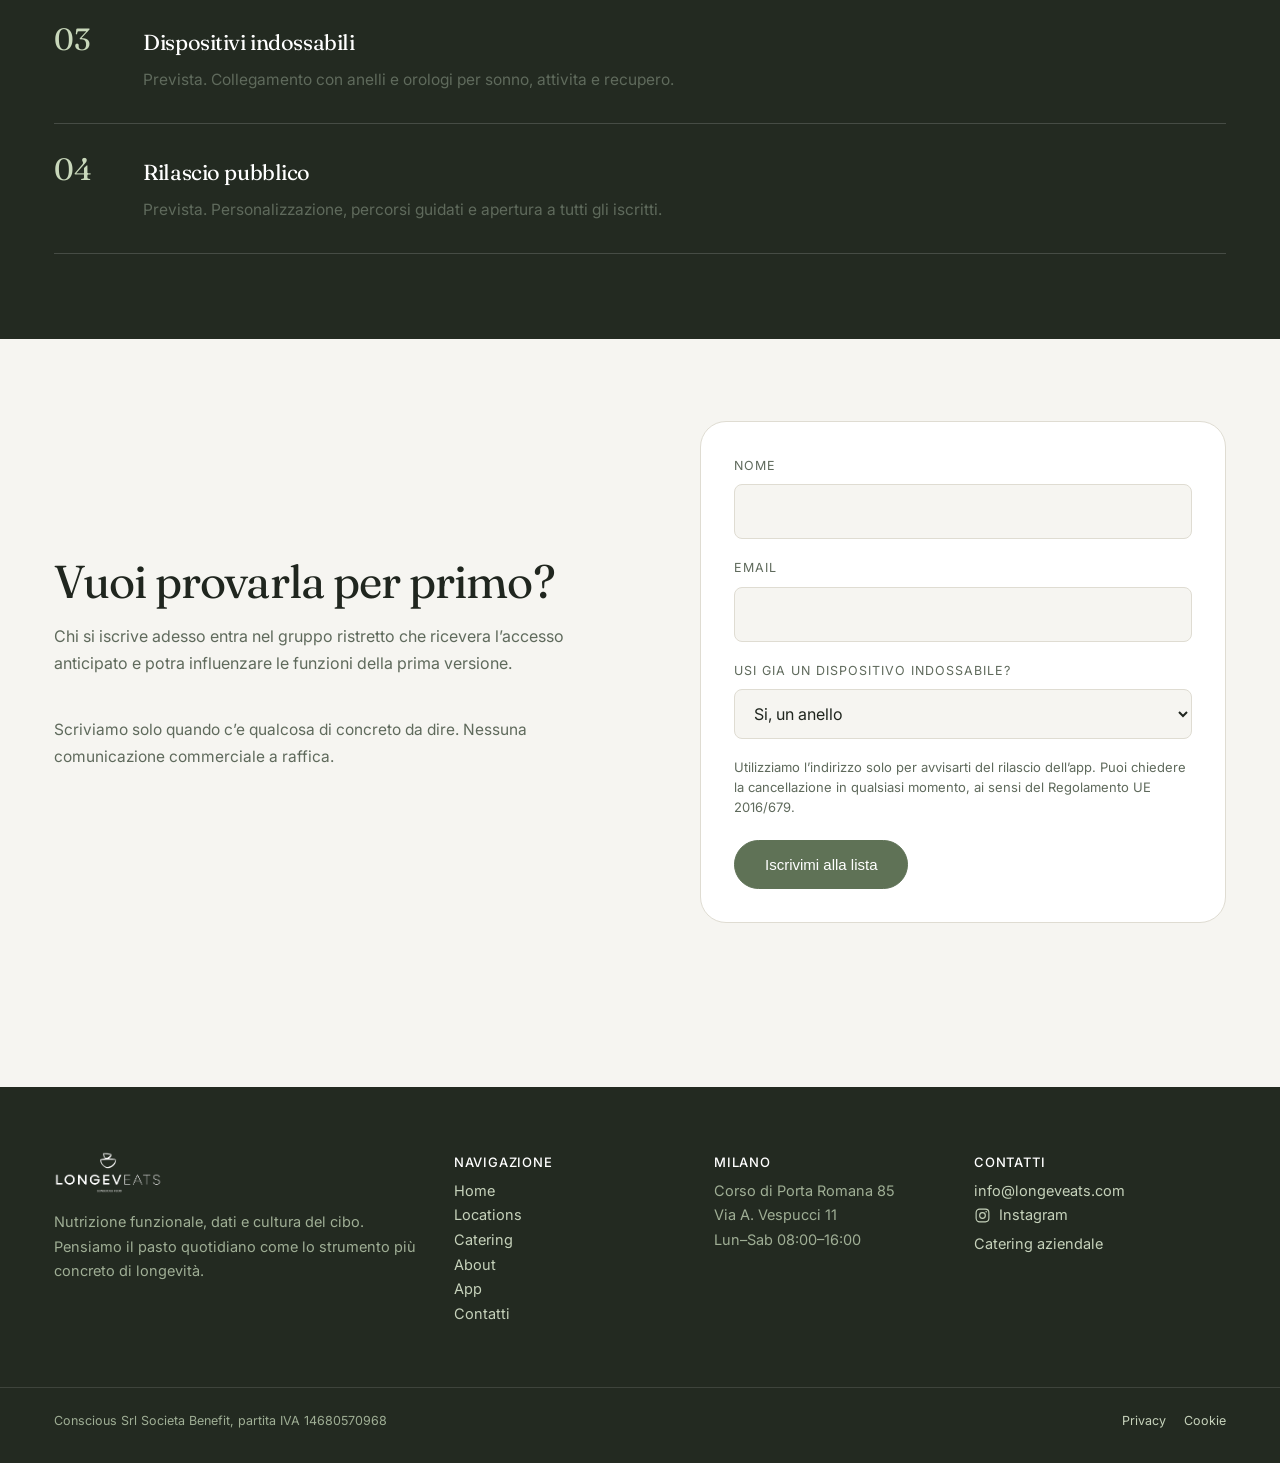
<file: app.html>
<!DOCTYPE html>
<html lang="it">
<head>
<meta charset="utf-8">
<meta name="viewport" content="width=device-width, initial-scale=1">
<title>App e Longevity Score, LONGEVEATS</title>
<meta name="description" content="App LONGEVEATS e Longevity Score: un punteggio dinamico che misura quanto le abitudini quotidiane sostengono la longevita. Attualmente in sviluppo.">
<link rel="icon" type="image/png" href="img/favicon.png">
<link rel="apple-touch-icon" href="img/favicon.png">
<meta name="theme-color" content="#232a21">
<link rel="preconnect" href="https://fonts.googleapis.com">
<link rel="preconnect" href="https://fonts.gstatic.com" crossorigin>
<link href="https://fonts.googleapis.com/css2?family=Fraunces:ital,opsz,wght@0,9..144,300;0,9..144,400;1,9..144,300&family=Inter:wght@300;400;500;600&display=swap" rel="stylesheet">
<style>
:root{
  --bg:#f6f5f1;
  --bg-warm:#efece5;
  --panel:#ffffff;
  --ink:#20261f;
  --ink-soft:#5f6a5c;
  --line:#dfdcd2;
  --sage:#8a9b7e;
  --sage-deep:#5f7256;
  --sage-pale:#e4e9dd;
  --clay:#a9634f;
  --clay-pale:#f0e2dc;
  --dark:#232a21;
  --serif:"Fraunces",Georgia,serif;
  --sans:"Inter",system-ui,-apple-system,sans-serif;
  --gutter:clamp(22px,4.2vw,88px);
  --frame:1560px;
  --r-s:8px;
  --r-m:16px;
  --r-l:26px;
}
*{box-sizing:border-box}
html{scroll-behavior:smooth}
body{
  margin:0;background:var(--bg);color:var(--ink);
  font-family:var(--sans);font-size:clamp(15.5px,1.02vw,17.5px);line-height:1.7;
  -webkit-font-smoothing:antialiased;
}
img{max-width:100%;display:block}
a{color:inherit}
.wrap{width:100%;max-width:var(--frame);margin:0 auto;padding:0 var(--gutter)}
section{padding:clamp(60px,6.4vw,116px) 0}
section + section{padding-top:0}

/* ---------- tipografia ---------- */
h1,h2,h3{font-family:var(--serif);font-weight:400;letter-spacing:-.02em;margin:0}
h1{font-size:clamp(40px,6.2vw,96px);line-height:1}
.sec-title{font-size:clamp(28px,3.6vw,58px);line-height:1.06;margin-bottom:16px}
.lede{font-size:clamp(16px,1.26vw,21px);color:var(--ink-soft);max-width:54ch;margin:0}
.sec-lede{font-size:clamp(16px,1.14vw,19px);color:var(--ink-soft);max-width:56ch;margin:0 0 40px}
.eyebrow{font-size:12px;letter-spacing:.22em;text-transform:uppercase;color:var(--sage-deep);margin:0 0 18px;font-weight:500}

/* ---------- header ---------- */
.site-head{position:sticky;top:0;z-index:60;background:rgba(246,245,241,.88);backdrop-filter:blur(12px);transition:box-shadow .3s,background .3s}
.site-head.is-stuck{box-shadow:0 1px 0 var(--line)}
.head-in{max-width:var(--frame);margin:0 auto;padding:14px var(--gutter);display:flex;align-items:center;justify-content:space-between;gap:24px}
.logo{height:clamp(30px,3vw,42px);width:auto}
.nav{display:flex;gap:clamp(16px,2vw,34px);align-items:center}
.nav a{text-decoration:none;font-size:14.5px;color:var(--ink-soft);position:relative;padding:6px 0;white-space:nowrap}
.nav a::after{content:"";position:absolute;left:0;right:100%;bottom:0;height:1px;background:var(--sage-deep);transition:right .35s cubic-bezier(.2,.7,.3,1)}
.nav a:hover{color:var(--ink)}
.nav a:hover::after,.nav a[aria-current="page"]::after{right:0}
.nav a[aria-current="page"]{color:var(--ink)}
.nav .btn{padding:10px 20px;font-size:14px}
.nav .btn::after{display:none}
.nav-toggle{display:none;background:none;border:1px solid var(--line);border-radius:999px;padding:9px 16px;font:inherit;font-size:13.5px;cursor:pointer;color:var(--ink)}

/* ---------- bottoni ---------- */
.btn{display:inline-block;text-decoration:none;background:var(--sage-deep);color:#fff;padding:15px 30px;border-radius:999px;font-size:15px;font-weight:500;border:1px solid var(--sage-deep);cursor:pointer;transition:background .25s,transform .25s,border-color .25s}
.btn:hover{background:#4d5f45;border-color:#4d5f45;transform:translateY(-1px)}
.btn.ghost{background:transparent;color:var(--ink);border-color:var(--line)}
.btn.ghost:hover{background:var(--panel);border-color:var(--sage-deep)}
.btn.light{background:#fff;color:var(--dark);border-color:#fff}
.btn.light:hover{background:var(--sage-pale);border-color:var(--sage-pale)}
.btn-row{display:flex;gap:12px;flex-wrap:wrap;margin-top:32px}

/* ---------- hero ---------- */
.hero{position:relative;overflow:hidden;background:var(--dark);color:#fff;padding:clamp(90px,9vw,150px) 0 clamp(70px,7vw,120px);min-height:78vh;display:flex;align-items:center}
.hero .photo-bg{position:absolute;inset:0;background-size:cover;background-position:center 42%}
.hero .veil{position:absolute;inset:0;background:
  linear-gradient(92deg,rgba(29,35,27,.93) 0%,rgba(29,35,27,.86) 34%,rgba(29,35,27,.62) 62%,rgba(29,35,27,.42) 100%),
  linear-gradient(180deg,rgba(29,35,27,.4),rgba(29,35,27,.2) 45%,rgba(29,35,27,.6));}
.hero .wrap{position:relative;z-index:1}
.hero h1{color:#fff;max-width:15ch}
.hero h1 em{font-style:italic;color:#c9d8bb}
.hero .lede{color:#d3d9cd;margin-top:24px}
.hero .claim{font-size:12px;letter-spacing:.24em;text-transform:uppercase;color:#a9bb99;margin:0 0 22px}

/* ---------- fascia dati ---------- */
.stats{display:grid;grid-template-columns:repeat(4,minmax(0,1fr));border-top:1px solid rgba(255,255,255,.16);margin-top:clamp(44px,5vw,74px);position:relative;z-index:1}
.stat{padding:26px clamp(14px,2vw,32px) 0;border-left:1px solid rgba(255,255,255,.16)}
.stat:first-child{border-left:0;padding-left:0}
.stat b{display:block;font-family:var(--serif);font-weight:400;font-size:clamp(30px,3.6vw,56px);line-height:1;color:#fff;margin-bottom:8px}
.stat span{font-size:13px;color:#a9b7a0;line-height:1.45;display:block}
@media (max-width:760px){.stats{grid-template-columns:1fr 1fr;gap:18px 0}.stat{border-left:0;padding-left:0}}

/* ---------- pilastri ---------- */
.pillars{display:grid;grid-template-columns:repeat(auto-fit,minmax(240px,1fr));gap:clamp(16px,1.8vw,26px)}
.pillar{background:var(--panel);border:1px solid var(--line);border-radius:var(--r-l);overflow:hidden;text-decoration:none;color:inherit;display:flex;flex-direction:column;transition:transform .35s cubic-bezier(.2,.7,.3,1),box-shadow .35s,border-color .35s}
.pillar:hover{transform:translateY(-5px);border-color:var(--sage);box-shadow:0 22px 44px rgba(32,38,31,.1)}
.pillar .ph{aspect-ratio:4/3;overflow:hidden;background:var(--bg-warm)}
.pillar .ph img{width:100%;height:100%;object-fit:cover;transition:transform 1.2s cubic-bezier(.2,.7,.3,1)}
.pillar:hover .ph img{transform:scale(1.05)}
.pillar .tx{padding:26px 26px 30px;display:flex;flex-direction:column;flex:1}
.pillar h3{font-size:clamp(21px,1.7vw,27px);margin-bottom:8px}
.pillar p{color:var(--ink-soft);font-size:15px;margin:0 0 18px}
.pillar .go{margin-top:auto;font-size:13.5px;color:var(--sage-deep);letter-spacing:.02em}

/* ---------- split ---------- */
.split{display:grid;grid-template-columns:1fr 1fr;align-items:center;gap:clamp(32px,5vw,80px)}
.split.tight{grid-template-columns:1.05fr .95fr}
.figure{border-radius:var(--r-l);overflow:hidden;background:var(--bg-warm)}
.figure img{width:100%;height:100%;object-fit:cover;aspect-ratio:4/5}
.figure.wide img{aspect-ratio:4/3}
@media (max-width:900px){.split{grid-template-columns:1fr}}

/* ---------- fasce ---------- */
.band{background:var(--bg-warm)}
.band-sage{background:var(--sage-pale)}
.band-dark{background:var(--dark);color:#fff}
.band-dark .sec-title{color:#fff}
.band-dark .sec-lede,.band-dark p{color:#a9b7a0}
.band,.band-sage,.band-dark{padding:clamp(60px,6.6vw,120px) 0;margin-top:clamp(60px,6.4vw,116px)}
section + .band,section + .band-sage,section + .band-dark{margin-top:0}

/* ---------- score ---------- */
.score-grid{display:grid;grid-template-columns:repeat(auto-fit,minmax(210px,1fr));gap:clamp(16px,1.8vw,24px);margin-top:44px}
.score-card{background:var(--panel);border:1px solid var(--line);border-radius:var(--r-m);padding:26px 24px}
.score-card .n{font-family:var(--serif);font-size:15px;color:var(--sage-deep);display:block;margin-bottom:12px;letter-spacing:.06em}
.score-card h3{font-size:19px;margin-bottom:8px}
.score-card p{margin:0;font-size:14.5px;color:var(--ink-soft)}
.band-dark .score-card{background:rgba(255,255,255,.05);border-color:rgba(255,255,255,.14)}
.band-dark .score-card h3{color:#fff}
.band-dark .score-card p{color:#a9b7a0}
.band-dark .score-card .n{color:#c9d8bb}

/* ---------- elenco numerato ---------- */
.steps{border-top:1px solid var(--line);margin-top:40px}
.step{display:grid;grid-template-columns:64px 1fr;gap:clamp(16px,2vw,40px);padding:30px 0;border-bottom:1px solid var(--line);align-items:start}
.step .n{font-family:var(--serif);font-size:clamp(26px,2.4vw,38px);color:var(--sage);line-height:1}
.step h3{font-size:clamp(20px,1.7vw,26px);margin-bottom:6px}
.step p{margin:0;color:var(--ink-soft)}

/* ---------- sedi ---------- */
.places{display:grid;grid-template-columns:repeat(auto-fit,minmax(280px,1fr));gap:clamp(18px,2vw,28px)}
.place{background:var(--panel);border:1px solid var(--line);border-radius:var(--r-l);overflow:hidden}
.place .ph{aspect-ratio:3/2;overflow:hidden}
.place .ph img{width:100%;height:100%;object-fit:cover}
.place .tx{padding:26px}
.place h3{font-size:23px;margin-bottom:6px}
.place .status{display:inline-block;font-size:11.5px;letter-spacing:.12em;text-transform:uppercase;background:var(--sage-pale);color:var(--sage-deep);padding:5px 12px;border-radius:999px;margin-bottom:14px}
.place .status.soon{background:var(--clay-pale);color:var(--clay)}
.place p{margin:0;color:var(--ink-soft);font-size:15px}

/* ---------- pastiglie ---------- */
.tags{display:flex;flex-wrap:wrap;gap:10px;margin-top:26px}
.tag{border:1px solid var(--line);background:var(--panel);border-radius:999px;padding:9px 18px;font-size:13.5px;color:var(--ink-soft)}
.band-dark .tag{background:rgba(255,255,255,.06);border-color:rgba(255,255,255,.16);color:#c4cfba}

/* ---------- prose ---------- */
.prose{max-width:none}
.prose h2{font-family:var(--serif);font-size:clamp(24px,2.4vw,38px);margin:44px 0 14px}
.prose p{margin:0 0 18px;color:var(--ink-soft)}
.prose ul{color:var(--ink-soft);padding-left:20px;margin:0 0 18px}
.prose li{margin-bottom:9px}
.note{background:var(--panel);border:1px solid var(--line);border-left:3px solid var(--sage);border-radius:var(--r-m);padding:22px 26px;margin:26px 0;font-size:15.5px;color:var(--ink-soft)}
.note b{display:block;color:var(--ink);font-size:13px;letter-spacing:.1em;text-transform:uppercase;margin-bottom:6px}

/* ---------- moduli ---------- */
.form{background:var(--panel);border:1px solid var(--line);border-radius:var(--r-l);padding:clamp(26px,2.6vw,44px)}
.form-grid{display:grid;grid-template-columns:1fr 1fr;gap:0 20px}
.field{margin-bottom:18px}
.field.full{grid-column:1 / -1}
.field label{display:block;font-size:12.5px;letter-spacing:.08em;text-transform:uppercase;color:var(--ink-soft);margin-bottom:8px}
.field input,.field textarea,.field select{width:100%;border:1px solid var(--line);border-radius:var(--r-s);padding:13px 15px;font:inherit;font-size:16px;color:var(--ink);background:var(--bg)}
.field input:focus,.field textarea:focus,.field select:focus{outline:2px solid var(--sage);outline-offset:1px;border-color:var(--sage)}
.field textarea{min-height:140px;resize:vertical}
.privacy{font-size:13px;color:var(--ink-soft);margin:8px 0 22px;line-height:1.55}
@media (max-width:700px){.form-grid{grid-template-columns:1fr}}

/* ---------- lista contatti ---------- */
.dl{margin:0}
.dl div{padding:18px 0;border-bottom:1px solid var(--line)}
.dl dt{font-size:12px;letter-spacing:.12em;text-transform:uppercase;color:var(--ink-soft);margin-bottom:6px}
.dl dd{margin:0;font-size:20px;font-family:var(--serif)}
.dl dd a{text-decoration:none}
.dl dd a:hover{color:var(--sage-deep)}

/* ---------- nastro ---------- */
.marquee{overflow:hidden;position:relative;width:100%}
.marquee-track{display:flex;gap:24px;width:max-content;animation:slide 46s linear infinite}
.marquee:hover .marquee-track,.marquee:focus-within .marquee-track{animation-play-state:paused}
@keyframes slide{from{transform:translateX(0)}to{transform:translateX(calc(-50% - 12px))}}
.marquee .pillar{flex:0 0 clamp(260px,24vw,380px)}

/* ---------- reveal ---------- */
.reveal{opacity:0;transform:translateY(18px);transition:opacity .8s ease,transform .8s cubic-bezier(.2,.7,.3,1)}
.reveal.in{opacity:1;transform:none}
.reveal[data-delay="1"]{transition-delay:.09s}
.reveal[data-delay="2"]{transition-delay:.18s}
.reveal[data-delay="3"]{transition-delay:.27s}

/* ---------- footer ---------- */
.site-foot{background:var(--dark);color:#9fae95;padding:clamp(54px,5vw,84px) 0 32px;font-size:14.5px;margin-top:clamp(60px,6.4vw,116px)}
section + .site-foot,.band + .site-foot,.band-dark + .site-foot,.band-sage + .site-foot{margin-top:0}
.foot-in{display:grid;grid-template-columns:1.3fr .8fr .8fr .9fr;gap:36px}
.site-foot a{color:#c6d2bb;text-decoration:none}
.site-foot a:hover{color:#fff;text-decoration:underline}
.site-foot .logo{height:34px;margin-bottom:16px}
.site-foot strong{color:#fff;font-weight:500;display:block;margin-bottom:6px;font-size:13px;letter-spacing:.06em}
.site-foot p{margin:0 0 16px}
.foot-bot{margin-top:44px;padding-top:22px;border-top:1px solid rgba(255,255,255,.12);display:flex;justify-content:space-between;gap:18px;flex-wrap:wrap;font-size:12.5px}
.foot-links{display:flex;gap:18px;flex-wrap:wrap}
@media (max-width:900px){.foot-in{grid-template-columns:1fr 1fr}}

/* ---------- banner cookie ---------- */
.cbanner{position:fixed;left:clamp(14px,3vw,30px);right:clamp(14px,3vw,30px);bottom:clamp(14px,3vw,26px);z-index:200;background:var(--dark);color:#cfd9c6;border-radius:var(--r-l);box-shadow:0 24px 60px rgba(20,26,19,.35);padding:22px 26px;display:none;gap:20px;align-items:center;justify-content:space-between;flex-wrap:wrap;max-width:1100px;margin:0 auto;font-size:14.5px}
.cbanner.show{display:flex}
.cbanner p{margin:0;max-width:62ch;line-height:1.6}
.cbanner a{color:#c9d8bb}
.cbanner .actions{display:flex;gap:10px;flex-wrap:wrap}
.cbanner button{border-radius:999px;padding:11px 22px;font:inherit;font-size:14px;cursor:pointer;border:1px solid rgba(255,255,255,.32);background:transparent;color:#fff}
.cbanner button.primary{background:#fff;color:var(--dark);border-color:#fff}

/* ---------- responsive ---------- */
@media (max-width:900px){
  .nav{position:fixed;inset:62px 0 auto 0;background:var(--bg);flex-direction:column;align-items:flex-start;gap:0;padding:10px var(--gutter) 22px;box-shadow:0 12px 30px rgba(32,38,31,.1);display:none}
  .nav.open{display:flex}
  .nav a{padding:13px 0;width:100%;font-size:17px}
  .nav .btn{margin-top:10px}
  .nav-toggle{display:block}
  .hero{min-height:0}
  .hero .veil{background:linear-gradient(180deg,rgba(29,35,27,.86),rgba(29,35,27,.92))}
}
@media (prefers-reduced-motion:reduce){
  *{animation:none!important;transition:none!important}
  .reveal{opacity:1;transform:none}
}
:focus-visible{outline:2px solid var(--sage-deep);outline-offset:3px}

/* ============================================================
   LIVELLO DINAMICO, linguaggio da catena food
   ============================================================ */

/* --- hero: parola che ruota --- */
.rotator{display:inline-grid;vertical-align:bottom;text-align:left}
.rotator span{grid-area:1/1;opacity:0;transform:translateY(.35em);animation:rot 12s infinite;color:#c9d8bb;font-style:italic}
.rotator span:nth-child(1){animation-delay:0s}
.rotator span:nth-child(2){animation-delay:3s}
.rotator span:nth-child(3){animation-delay:6s}
.rotator span:nth-child(4){animation-delay:9s}
@keyframes rot{
  0%{opacity:0;transform:translateY(.35em)}
  4%,22%{opacity:1;transform:none}
  27%,100%{opacity:0;transform:translateY(-.3em)}
}

/* --- nastro scorrevole di parole --- */
.ticker{background:var(--sage-deep);color:#eef3e8;overflow:hidden;padding:14px 0;margin-top:0}
.ticker-track{display:flex;gap:0;width:max-content;animation:tick 34s linear infinite}
.ticker:hover .ticker-track{animation-play-state:paused}
.ticker span{font-size:13.5px;letter-spacing:.16em;text-transform:uppercase;padding:0 26px;white-space:nowrap;display:flex;align-items:center;gap:26px}
.ticker span::after{content:"";width:7px;height:7px;border-radius:50%;background:rgba(255,255,255,.5)}
@keyframes tick{from{transform:translateX(0)}to{transform:translateX(-50%)}}

/* --- bento --- */
.bento{display:grid;grid-template-columns:repeat(4,1fr);grid-auto-rows:minmax(190px,auto);gap:clamp(12px,1.4vw,20px)}
.cell{position:relative;border-radius:var(--r-l);overflow:hidden;background:var(--panel);border:1px solid var(--line);text-decoration:none;color:inherit;display:flex;flex-direction:column;justify-content:flex-end;padding:26px;transition:transform .4s cubic-bezier(.2,.7,.3,1),box-shadow .4s}
.cell:hover{transform:translateY(-6px);box-shadow:0 26px 50px rgba(32,38,31,.14)}
.cell.big{grid-column:span 2;grid-row:span 2}
.cell.wide{grid-column:span 2}
.cell.photo{border:0;color:#fff;min-height:230px}
.cell.photo img{position:absolute;inset:0;width:100%;height:100%;object-fit:cover;z-index:0;transition:transform 1.4s cubic-bezier(.2,.7,.3,1)}
.cell.photo:hover img{transform:scale(1.07)}
.cell.photo::after{content:"";position:absolute;inset:0;z-index:1;background:linear-gradient(180deg,rgba(28,34,26,0) 34%,rgba(28,34,26,.82) 100%)}
.cell.photo > *{position:relative;z-index:2}
.cell.sage{background:var(--sage-pale);border-color:transparent}
.cell.clay{background:var(--clay-pale);border-color:transparent}
.cell.dark{background:var(--dark);border-color:transparent;color:#fff}
.cell h3{font-size:clamp(20px,1.8vw,30px);margin-bottom:8px}
.cell p{margin:0;font-size:14.5px;color:var(--ink-soft)}
.cell.photo p,.cell.dark p{color:rgba(255,255,255,.82)}
.cell .kicker{font-size:11.5px;letter-spacing:.18em;text-transform:uppercase;margin-bottom:auto;padding-bottom:22px;color:var(--sage-deep)}
.cell.photo .kicker,.cell.dark .kicker{color:#c9d8bb}
.cell .big-n{font-family:var(--serif);font-size:clamp(46px,5vw,86px);line-height:.9;margin-bottom:auto}
.cell.dark .big-n{color:#c9d8bb}
@media (max-width:900px){
  .bento{grid-template-columns:repeat(2,1fr)}
  .cell.big{grid-column:span 2;grid-row:span 1;min-height:280px}
}
@media (max-width:560px){
  .bento{grid-template-columns:1fr}
  .cell.big,.cell.wide{grid-column:span 1}
}

/* --- costruttore di piatto --- */
.builder{background:var(--panel);border:1px solid var(--line);border-radius:var(--r-l);overflow:hidden;display:grid;grid-template-columns:1.05fr .95fr}
.builder .side{position:relative;min-height:340px;background:var(--bg-warm)}
.builder .side img{position:absolute;inset:0;width:100%;height:100%;object-fit:cover}
.builder .panel{padding:clamp(26px,2.6vw,44px)}
.builder h3{font-size:clamp(22px,2vw,32px);margin-bottom:6px}
.builder .sub{color:var(--ink-soft);font-size:15px;margin:0 0 22px}
.brow{margin-bottom:20px}
.brow .lbl{font-size:11.5px;letter-spacing:.16em;text-transform:uppercase;color:var(--sage-deep);margin-bottom:10px;display:block}
.chips{display:flex;flex-wrap:wrap;gap:8px}
.chip{border:1px solid var(--line);background:var(--bg);border-radius:999px;padding:10px 18px;font:inherit;font-size:14px;color:var(--ink-soft);cursor:pointer;transition:all .22s}
.chip:hover{border-color:var(--sage)}
.chip[aria-pressed="true"]{background:var(--sage-deep);border-color:var(--sage-deep);color:#fff}
.meter{margin-top:26px;padding-top:22px;border-top:1px solid var(--line)}
.meter .top{display:flex;justify-content:space-between;align-items:baseline;margin-bottom:10px}
.meter .top b{font-family:var(--serif);font-size:34px;font-weight:400;line-height:1}
.meter .top span{font-size:12px;letter-spacing:.14em;text-transform:uppercase;color:var(--ink-soft)}
.bar{height:8px;border-radius:999px;background:var(--bg-warm);overflow:hidden}
.bar i{display:block;height:100%;width:0;border-radius:999px;background:linear-gradient(90deg,var(--sage),var(--sage-deep));transition:width .6s cubic-bezier(.2,.7,.3,1)}
.meter p{margin:14px 0 0;font-size:14px;color:var(--ink-soft);min-height:42px}
@media (max-width:820px){.builder{grid-template-columns:1fr}.builder .side{min-height:220px}}

/* --- fascia locali --- */
.shopstrip{display:grid;grid-template-columns:repeat(auto-fit,minmax(300px,1fr));gap:clamp(14px,1.6vw,24px)}
.shop{position:relative;border-radius:var(--r-l);overflow:hidden;min-height:clamp(300px,32vw,420px);display:flex;flex-direction:column;justify-content:flex-end;padding:30px;color:#fff;text-decoration:none}
.shop img{position:absolute;inset:0;width:100%;height:100%;object-fit:cover;transition:transform 1.4s cubic-bezier(.2,.7,.3,1)}
.shop:hover img{transform:scale(1.06)}
.shop::after{content:"";position:absolute;inset:0;background:linear-gradient(180deg,rgba(28,34,26,.1) 30%,rgba(28,34,26,.85))}
.shop > *{position:relative;z-index:1}
.shop h3{font-size:clamp(24px,2.2vw,34px);color:#fff;margin-bottom:6px}
.shop p{margin:0;color:rgba(255,255,255,.85);font-size:14.5px}
.shop .pin{display:inline-flex;align-items:center;gap:8px;font-size:11.5px;letter-spacing:.16em;text-transform:uppercase;color:#c9d8bb;margin-bottom:auto}

/* --- barra azione mobile --- */
.actionbar{position:fixed;left:12px;right:12px;bottom:12px;z-index:80;display:none;gap:10px}
.actionbar a{flex:1;text-align:center;padding:15px 10px;border-radius:999px;font-size:14.5px;font-weight:500;text-decoration:none;box-shadow:0 10px 30px rgba(32,38,31,.22)}
.actionbar .a1{background:var(--sage-deep);color:#fff}
.actionbar .a2{background:#fff;color:var(--ink);border:1px solid var(--line)}
@media (max-width:700px){
  .actionbar{display:flex}
  body{padding-bottom:76px}
  .cbanner{bottom:84px}
}

/* --- dettagli --- */
.sec-head{display:flex;align-items:flex-end;justify-content:space-between;gap:24px;flex-wrap:wrap;margin-bottom:34px}
.sec-head .sec-title{margin-bottom:0}
.link-more{font-size:14.5px;color:var(--sage-deep);text-decoration:none;border-bottom:1px solid currentColor;padding-bottom:2px;white-space:nowrap}
.hero h1{text-wrap:balance}

/* ============================================================
   TESTATA DI APERTURA, riconoscibilita immediata
   ============================================================ */
.opener{background:var(--bg);padding:0;overflow:hidden}
.opener-in{display:grid;grid-template-columns:minmax(0,1.02fr) minmax(0,.98fr);align-items:stretch;min-height:min(82vh,760px)}
.opener .txt{display:flex;flex-direction:column;justify-content:center;padding:clamp(40px,5vw,84px) clamp(28px,4vw,72px) clamp(40px,5vw,84px) var(--gutter)}
.opener .kick{display:inline-flex;align-items:center;gap:10px;font-size:11.5px;letter-spacing:.2em;text-transform:uppercase;color:var(--sage-deep);margin:0 0 22px}
.opener .kick::before{content:"";width:26px;height:1px;background:var(--sage-deep)}
.opener h1{font-size:clamp(38px,5.1vw,86px);line-height:1.02;margin-bottom:20px}
.opener h1 em{font-style:italic;color:var(--sage-deep)}
.opener .lede{font-size:clamp(16px,1.22vw,20px);max-width:44ch}
.opener .facts{display:flex;flex-wrap:wrap;gap:10px 28px;margin-top:30px;font-size:14px;color:var(--ink-soft)}
.opener .facts b{color:var(--ink);font-weight:500}
.opener .media{position:relative;display:grid;grid-template-columns:1fr 1fr;grid-template-rows:1fr 1fr;gap:clamp(8px,.9vw,14px);padding:clamp(14px,1.6vw,26px) var(--gutter) clamp(14px,1.6vw,26px) 0}
.opener .media figure{margin:0;position:relative;overflow:hidden;border-radius:var(--r-l);background:var(--bg-warm)}
.opener .media figure:first-child{grid-row:span 2}
.opener .media img{width:100%;height:100%;object-fit:cover;transition:transform 1.6s cubic-bezier(.2,.7,.3,1)}
.opener .media figure:hover img{transform:scale(1.06)}
.opener .media .badge{position:absolute;left:14px;bottom:14px;background:rgba(255,255,255,.94);border-radius:999px;padding:7px 15px;font-size:11.5px;letter-spacing:.12em;text-transform:uppercase;color:var(--ink)}
@media (max-width:960px){
  .opener-in{grid-template-columns:1fr;min-height:0}
  .opener .txt{padding:clamp(46px,8vw,70px) var(--gutter) 30px}
  .opener .media{padding:0 var(--gutter) clamp(30px,5vw,44px);grid-template-rows:200px 200px}
  .opener .media figure:first-child{grid-row:span 1;grid-column:span 2}
}

/* pulsante ordina, in evidenza */
.btn.order,.actionbar .a1{background:var(--clay);border-color:var(--clay);color:#fff}
.btn.order:hover{background:#95563f;border-color:#95563f}
.nav .btn.order{padding:11px 24px}

/* il nastro non si ferma mai */
.ticker:hover .ticker-track{animation-play-state:running}

/* proporzioni su schermi molto larghi */
@media (min-width:1900px){
  :root{--frame:1720px}
  .opener-in{min-height:min(76vh,820px)}
}

/* ============================================================
   RIFINITURE, logo, mappe, mobile
   ============================================================ */

/* --- logo piu grande e a filo sinistro --- */
.head-in{padding-left:var(--gutter);padding-right:var(--gutter)}
.logo{height:clamp(38px,4vw,62px)}
.site-foot .logo{height:clamp(40px,3.4vw,54px)}
.site-foot .ig{display:inline-flex;align-items:center;gap:8px}
.site-foot .ig svg{flex:0 0 17px}

/* --- doppia mappa --- */
.maps{display:grid;grid-template-columns:1fr 1fr;gap:clamp(14px,1.8vw,26px)}
.mapcard .mapframe{position:relative;aspect-ratio:4/3;border-radius:var(--r-l);overflow:hidden;background:var(--sage-pale);border:1px solid var(--line)}
.mapcard .mapframe iframe{width:100%;height:100%;border:0;display:block}
.mapcard .map-cta{position:absolute;inset:0;display:flex;flex-direction:column;align-items:center;justify-content:center;gap:8px;border:0;background:var(--sage-pale);cursor:pointer;font:inherit;color:var(--ink);width:100%}
.mapcard .map-cta strong{font-family:var(--serif);font-size:clamp(20px,2vw,28px);font-weight:400}
.mapcard .map-cta span{font-size:13.5px;color:var(--ink-soft)}
.mapcard p{margin:16px 0 0;font-size:15px;color:var(--ink-soft);line-height:1.6}
.mapcard p b{color:var(--ink);font-weight:500}
@media (max-width:760px){.maps{grid-template-columns:1fr}}

/* --- spaziature dei blocchi senza sopratitolo --- */
.sec-head{margin-bottom:clamp(22px,2.4vw,34px)}
.sec-head .sec-title{margin-bottom:0}

/* ============================================================
   MOBILE, proporzioni e leggibilita
   ============================================================ */
@media (max-width:760px){
  :root{--gutter:20px}
  body{font-size:16px;padding-bottom:0}
  section{padding:44px 0}
  .band,.band-sage,.band-dark{padding:48px 0;margin-top:48px}
  .site-foot{margin-top:48px;padding-top:44px}
  .sec-title{font-size:clamp(26px,7.4vw,34px);line-height:1.1}
  .sec-lede{font-size:16px;margin-bottom:26px}

  /* testata */
  .opener .txt{padding:38px var(--gutter) 26px}
  .opener h1{font-size:clamp(32px,8.6vw,42px);line-height:1.08}
  .opener .lede{font-size:16.5px;max-width:none}
  .opener .btn-row{margin-top:24px;gap:10px}
  .opener .btn-row .btn{flex:1 1 auto;text-align:center;padding:15px 18px}
  .opener .facts{gap:6px 18px;margin-top:22px;font-size:13.5px}
  .opener .media{grid-template-rows:170px 170px;gap:10px;padding:0 var(--gutter) 34px}
  .opener .media .badge{left:10px;bottom:10px;padding:6px 12px;font-size:10.5px}

  /* nastro */
  .ticker{padding:11px 0}
  .ticker span{font-size:11.5px;letter-spacing:.12em;padding:0 16px;gap:16px}

  /* griglia bento */
  .bento{gap:12px}
  .cell{padding:22px;min-height:0}
  .cell.big{min-height:240px}
  .cell.photo{min-height:200px}
  .cell h3{font-size:22px}
  .cell .big-n{font-size:52px;margin-bottom:14px}

  /* costruttore */
  .builder{border-radius:var(--r-m)}
  .builder .side{min-height:180px}
  .builder .panel{padding:24px 20px}
  .chip{padding:11px 16px;font-size:14px}
  .chips{gap:8px}
  .meter .top b{font-size:30px}

  /* locali */
  .shop{min-height:260px;padding:22px}
  .shopstrip{gap:12px}

  /* moduli e liste */
  .form{padding:22px 18px;border-radius:var(--r-m)}
  .form-grid{grid-template-columns:1fr;gap:0}
  .field{margin-bottom:16px}
  .field input,.field textarea,.field select{padding:14px;font-size:16px}
  .field textarea{min-height:120px}
  .split,.split.tight{gap:28px}
  .figure img{aspect-ratio:4/3}
  .dl dd{font-size:18px}
  .steps{margin-top:26px}
  .step{grid-template-columns:1fr;gap:6px;padding:22px 0}
  .step .n{font-size:22px}
  .score-grid{gap:12px;margin-top:26px}
  .score-card{padding:22px 20px}
  .btn{padding:14px 24px;font-size:15px}
  .btn-row{gap:10px}
  .tags{gap:8px}
  .tag{padding:8px 15px;font-size:13px}
  .foot-in{grid-template-columns:1fr;gap:26px}
  .cbanner{bottom:14px;padding:18px 18px;gap:14px;font-size:13.5px}
  .cbanner .actions{width:100%}
  .cbanner button{flex:1;padding:12px 14px;font-size:13.5px}
}
@media (max-width:400px){
  .opener h1{font-size:30px}
  .opener .btn-row{flex-direction:column}
  .opener .btn-row .btn{width:100%}
}

/* ============================================================
   TESTATA MOBILE, immagine a piena pagina
   ============================================================ */
@media (max-width:760px){
  .opener{position:relative;background:var(--dark);min-height:88svh;display:flex;align-items:flex-end}
  .opener::before{
    content:"";position:absolute;inset:0;z-index:0;
    background-image:url('img/bowl.jpg');background-size:cover;background-position:center 45%;
    animation:kb 18s ease-out forwards;
  }
  .opener::after{
    content:"";position:absolute;inset:0;z-index:1;
    background:linear-gradient(180deg,rgba(26,32,24,.55) 0%,rgba(26,32,24,.28) 38%,rgba(26,32,24,.86) 100%);
  }
  @keyframes kb{from{transform:scale(1)}to{transform:scale(1.09)}}
  .opener-in{position:relative;z-index:2;grid-template-columns:1fr;min-height:0;width:100%}
  .opener .media{display:none}
  .opener .lede{display:none}
  .opener .txt{padding:0 var(--gutter) 40px;justify-content:flex-end}
  .opener h1{color:#fff;font-size:clamp(34px,9.6vw,46px);line-height:1.04;margin-bottom:24px;text-shadow:0 2px 24px rgba(20,26,19,.45)}
  .opener h1 em{color:#c9d8bb}
  .opener .btn-row{margin-top:0;gap:10px;flex-direction:row}
  .opener .btn-row .btn{flex:1;text-align:center;padding:16px 14px}
  .opener .btn-row .btn.ghost{background:rgba(255,255,255,.14);color:#fff;border-color:rgba(255,255,255,.45);backdrop-filter:blur(6px)}
  .opener .facts{margin-top:22px;gap:4px 16px;font-size:13px;color:rgba(255,255,255,.82)}
  .opener .facts b{color:#fff;font-weight:500}
}
@media (max-width:400px){
  .opener .btn-row{flex-direction:row}
  .opener .btn-row .btn{width:auto}
}
@media (max-width:760px) and (prefers-reduced-motion:reduce){
  .opener::before{animation:none}
}

/* correzione: le colonne affiancate devono impilarsi anche con .tight */
@media (max-width:900px){
  .split,.split.tight{grid-template-columns:minmax(0,1fr)!important}
  .split > *{min-width:0}
  .form{width:100%}
}
/* sopratitolo leggibile sopra la fotografia, solo su mobile */
@media (max-width:760px){
  .opener .kick{color:rgba(255,255,255,.9)}
  .opener .kick::before{background:rgba(255,255,255,.7)}
}

</style>
</head>
<body>

<header class="site-head">
  <div class="head-in">
    <a href="index.html" aria-label="LONGEVEATS, home"><img class="logo" src="img/logo.png" alt="LONGEVEATS, conscious food"></a>
    <button class="nav-toggle" aria-expanded="false" aria-controls="nav">Menu</button>
    <nav class="nav" id="nav">
      <a href="index.html">Home</a>
      <a href="locali.html">Locations</a>
      <a href="aziende.html">Catering</a>
      <a href="metodo.html">About</a>
      <a class="btn order" href="https://glovoapp.com" target="_blank" rel="noopener">Ordina ora</a>
    </nav>
  </div>
</header>

<main>



  <section class="hero" style="min-height:0;padding-bottom:clamp(50px,5vw,90px)">
    <div class="photo-bg" style="background-image:url('img/app.jpg')"></div>
    <div class="veil"></div>
    <div class="wrap">
      <h1>Il tuo <em>Longevity<br>Score</em></h1>
      <p class="lede">Un punteggio dinamico che misura quanto le abitudini quotidiane sostengono la longevita, e che traduce i dati che gia raccogli in indicazioni utili all&rsquo;ora di pranzo.</p>
      <div class="btn-row"><a class="btn light" href="#lista">Entra nella lista d&rsquo;attesa</a></div>
    </div>
  </section>

  <section>
    <div class="wrap">
      <h2 class="sec-title reveal">Dal dato all&rsquo;azione</h2>
      <p class="sec-lede reveal">L&rsquo;app nasce per colmare la distanza tra la quantita di dati che i dispositivi raccolgono e la poverta di indicazioni pratiche che ne derivano.</p>
      <div class="score-grid">
        <div class="score-card reveal"><span class="n">01</span><h3>Raccolta</h3><p>Integrazione con i principali dispositivi indossabili per sonno, attivita e parametri di base, insieme a cio che mangi.</p></div>
        <div class="score-card reveal" data-delay="1"><span class="n">02</span><h3>Punteggio</h3><p>Il Longevity Score attribuisce un valore dinamico a ogni pasto e a ogni giornata, misurando la tendenza piu che il singolo episodio.</p></div>
        <div class="score-card reveal" data-delay="2"><span class="n">03</span><h3>Protocolli</h3><p>Indicazioni concrete su alimentazione, sonno e stile di vita, e piatti coerenti ordinabili nei locali o in consegna.</p></div>
      </div>
    </div>
  </section>

  <div class="band-dark">
    <div class="wrap">
      <h2 class="sec-title reveal">A che punto siamo</h2>
      <p class="sec-lede reveal">Siamo trasparenti sui tempi: l&rsquo;app non e ancora disponibile al pubblico. Preferiamo dirlo che promettere una data che non possiamo garantire.</p>
      <div class="steps" style="border-color:rgba(255,255,255,.16)">
        <div class="step reveal" style="border-color:rgba(255,255,255,.16)"><span class="n" style="color:#c9d8bb">01</span><div><h3 style="color:#fff">Definizione e progettazione</h3><p>Completata. Architettura del punteggio, logica nutrizionale e disegno dell&rsquo;esperienza.</p></div></div>
        <div class="step reveal" style="border-color:rgba(255,255,255,.16)"><span class="n" style="color:#c9d8bb">02</span><div><h3 style="color:#fff">Sviluppo e dati alimentari</h3><p>In corso. Costruzione della prima versione utilizzabile e integrazione della banca dati degli alimenti.</p></div></div>
        <div class="step reveal" style="border-color:rgba(255,255,255,.16)"><span class="n" style="color:#c9d8bb">03</span><div><h3 style="color:#fff">Dispositivi indossabili</h3><p>Prevista. Collegamento con anelli e orologi per sonno, attivita e recupero.</p></div></div>
        <div class="step reveal" style="border-color:rgba(255,255,255,.16)"><span class="n" style="color:#c9d8bb">04</span><div><h3 style="color:#fff">Rilascio pubblico</h3><p>Prevista. Personalizzazione, percorsi guidati e apertura a tutti gli iscritti.</p></div></div>
      </div>
    </div>
  </div>

  <section id="lista">
    <div class="wrap split tight">
      <div class="reveal">
        <h2 class="sec-title">Vuoi provarla per primo?</h2>
        <p class="sec-lede">Chi si iscrive adesso entra nel gruppo ristretto che ricevera l&rsquo;accesso anticipato e potra influenzare le funzioni della prima versione.</p>
        <p style="color:var(--ink-soft)">Scriviamo solo quando c&rsquo;e qualcosa di concreto da dire. Nessuna comunicazione commerciale a raffica.</p>
      </div>
      <form class="form reveal" data-delay="1" action="https://formsubmit.co/info@longeveats.com" method="POST">
        <input type="hidden" name="_subject" value="Iscrizione lista attesa app dal sito">
        <input type="hidden" name="_captcha" value="true">
        <input type="hidden" name="_template" value="table">
        <input type="text" name="_honey" style="display:none">
        <div class="field"><label for="l-nome">Nome</label><input id="l-nome" name="Nome" type="text" required autocomplete="name"></div>
        <div class="field"><label for="l-email">Email</label><input id="l-email" name="Email" type="email" required autocomplete="email"></div>
        <div class="field"><label for="l-disp">Usi gia un dispositivo indossabile?</label>
          <select id="l-disp" name="Dispositivo">
            <option>Si, un anello</option>
            <option>Si, un orologio o una fascia</option>
            <option>No, ma mi interessa</option>
            <option>No</option>
          </select>
        </div>
        <p class="privacy">Utilizziamo l&rsquo;indirizzo solo per avvisarti del rilascio dell&rsquo;app. Puoi chiedere la cancellazione in qualsiasi momento, ai sensi del Regolamento UE 2016/679.</p>
        <button class="btn" type="submit">Iscrivimi alla lista</button>
      </form>
    </div>
  </section>
</main>

<footer class="site-foot">
  <div class="wrap foot-in">
    <div>
      <img class="logo" src="img/logo-bianco.png" alt="LONGEVEATS">
      <p>Nutrizione funzionale, dati e cultura del cibo. Pensiamo il pasto quotidiano come lo strumento più concreto di longevità.</p>
    </div>
    <div>
      <strong>NAVIGAZIONE</strong>
      <p><a href="index.html">Home</a><br>
      <a href="locali.html">Locations</a><br>
      <a href="aziende.html">Catering</a><br>
      <a href="metodo.html">About</a><br>
      <a href="app.html">App</a><br>
      <a href="contatti.html">Contatti</a></p>
    </div>
    <div>
      <strong>MILANO</strong>
      <p>Corso di Porta Romana 85<br>Via A. Vespucci 11<br>Lun&ndash;Sab 08:00&ndash;16:00</p>
    </div>
    <div>
      <strong>CONTATTI</strong>
      <p><a class="mailto" data-u="info" data-d="longeveats.com" href="contatti.html">scrivici</a><br>
      <a class="ig" href="https://www.instagram.com/longeveats_consciouseating/" target="_blank" rel="noopener"><svg viewBox="0 0 24 24" width="17" height="17" fill="none" stroke="currentColor" stroke-width="1.6" aria-hidden="true"><rect x="3" y="3" width="18" height="18" rx="5"/><circle cx="12" cy="12" r="4"/><circle cx="17.2" cy="6.8" r="1.1" fill="currentColor" stroke="none"/></svg>Instagram</a><br>
      <a href="aziende.html">Catering aziendale</a></p>
    </div>
  </div>
  <div class="wrap foot-bot">
    <span>Conscious Srl Societa Benefit, partita IVA 14680570968</span>
    <span class="foot-links">
      <a href="privacy.html">Privacy</a>
      <a href="cookie.html">Cookie</a>
    </span>
  </div>
</footer>

<script>
/* LONGEVEATS, interazioni comuni */
document.addEventListener('DOMContentLoaded', function () {

  /* menu mobile */
  var toggle = document.querySelector('.nav-toggle');
  var nav = document.querySelector('.nav');
  if (toggle && nav) {
    toggle.addEventListener('click', function () {
      var open = nav.classList.toggle('open');
      toggle.setAttribute('aria-expanded', open ? 'true' : 'false');
      toggle.textContent = open ? 'Chiudi' : 'Menu';
    });
  }

  /* ombra dell'intestazione allo scorrimento */
  var head = document.querySelector('.site-head');
  if (head) {
    var onScroll = function () { head.classList.toggle('is-stuck', window.scrollY > 8); };
    onScroll();
    window.addEventListener('scroll', onScroll, { passive: true });
  }

  var reduce = window.matchMedia('(prefers-reduced-motion: reduce)').matches;

  /* contatori */
  function countUp(el) {
    var target = parseFloat(el.dataset.count);
    var suffix = el.dataset.suffix || '';
    if (reduce) { el.textContent = target + suffix; return; }
    var start = performance.now(), dur = 1500;
    (function step(now) {
      var t = Math.min((now - start) / dur, 1);
      el.textContent = Math.round(target * (1 - Math.pow(1 - t, 3))) + suffix;
      if (t < 1) requestAnimationFrame(step);
    })(performance.now());
  }

  /* comparsa progressiva */
  var io = new IntersectionObserver(function (entries) {
    entries.forEach(function (e) {
      if (!e.isIntersecting) return;
      e.target.classList.add('in');
      if (e.target.dataset.count) countUp(e.target);
      io.unobserve(e.target);
    });
  }, { threshold: 0.2, rootMargin: '0px 0px -40px 0px' });
  document.querySelectorAll('.reveal, [data-count]').forEach(function (el) { io.observe(el); });

  /* indirizzo email composto lato client */
  document.querySelectorAll('a.mailto').forEach(function (a) {
    var ind = a.dataset.u + String.fromCharCode(64) + a.dataset.d;
    a.href = 'mail' + 'to:' + ind;
    if (!a.dataset.keep) a.textContent = ind;
  });

  /* banner cookie e consenso ai contenuti di terze parti */
  var consenso = null;
  try { consenso = localStorage.getItem('le-consenso'); } catch (e) { consenso = null; }
  if (!consenso) {
    var b = document.createElement('div');
    b.className = 'cbanner show';
    b.innerHTML = '<p>Questo sito utilizza solo cookie tecnici. La mappa nella pagina Contatti è fornita da Google e viene caricata unicamente con il consenso dell\'utente. Maggiori informazioni nella <a href="cookie.html">cookie policy</a> e nella <a href="privacy.html">informativa privacy</a>.</p>' +
      '<span class="actions"><button type="button" class="solo">Solo cookie tecnici</button><button type="button" class="primary tutti">Accetta contenuti esterni</button></span>';
    document.body.appendChild(b);
    b.addEventListener('click', function (ev) {
      var scelta = ev.target.classList.contains('tutti') ? 'tutti' : (ev.target.classList.contains('solo') ? 'solo' : null);
      if (!scelta) return;
      try { localStorage.setItem('le-consenso', scelta); } catch (e) {}
      b.classList.remove('show');
      if (scelta === 'tutti' && window.leApriMappa) window.leApriMappa();
    });
  }

  /* mappe caricate su consenso, una per sede */
  var mapBtns = Array.prototype.slice.call(document.querySelectorAll('.map-cta'));
  if (mapBtns.length) {
    var apriMappe = function () {
      mapBtns.forEach(function (btn) {
        var holder = btn.parentElement;
        if (!holder || holder.querySelector('iframe')) return;
        var f = document.createElement('iframe');
        f.loading = 'lazy';
        f.title = 'Mappa della sede LONGEVEATS';
        f.referrerPolicy = 'no-referrer-when-downgrade';
        f.src = btn.dataset.src;
        holder.appendChild(f);
        btn.remove();
      });
    };
    mapBtns.forEach(function (btn) { btn.addEventListener('click', apriMappe); });
    window.leApriMappa = apriMappe;
    if (consenso === 'tutti') apriMappe();
  }
});

/* ============ costruttore di piatto ============ */
document.addEventListener('DOMContentLoaded', function () {
  var builder = document.querySelector('.builder');
  if (!builder) return;

  var scelte = { base: null, proteina: null, extra: null };
  var dati = {
    'Riso integrale': { p: 22, t: 'fibra e rilascio lento degli zuccheri' },
    'Foglie e crucifere': { p: 30, t: 'volume, micronutrienti e carico glicemico minimo' },
    'Quinoa': { p: 26, t: 'proteine vegetali complete e minerali' },
    'Salmone': { p: 32, t: 'omega 3 a lunga catena, i piu studiati sul fronte infiammatorio' },
    'Pollo': { p: 26, t: 'proteine magre per la sazieta e il mantenimento muscolare' },
    'Legumi': { p: 28, t: 'fibra fermentabile, nutrimento per il microbiota' },
    'Avocado': { p: 20, t: 'grassi monoinsaturi che rallentano la risposta glicemica' },
    'Frutta a guscio': { p: 22, t: 'vitamina E, magnesio e grassi buoni' },
    'Fermentati': { p: 24, t: 'supporto diretto alla flora intestinale' }
  };

  var bar = builder.querySelector('.bar i');
  var num = builder.querySelector('.meter .top b');
  var txt = builder.querySelector('.meter p');

  function aggiorna() {
    var tot = 0, note = [];
    Object.keys(scelte).forEach(function (k) {
      var v = scelte[k];
      if (v && dati[v]) { tot += dati[v].p; note.push(dati[v].t); }
    });
    var pct = Math.min(100, tot);
    bar.style.width = pct + '%';
    num.textContent = pct;
    txt.textContent = note.length
      ? 'Questa combinazione porta ' + note.join(', ') + '.'
      : 'Scegli gli ingredienti per vedere come cambia il profilo del piatto.';
  }

  builder.addEventListener('click', function (ev) {
    var c = ev.target.closest('.chip');
    if (!c) return;
    var riga = c.closest('.brow');
    riga.querySelectorAll('.chip').forEach(function (x) { x.setAttribute('aria-pressed', 'false'); });
    c.setAttribute('aria-pressed', 'true');
    scelte[riga.dataset.group] = c.textContent.trim();
    aggiorna();
  });

  aggiorna();
});

</script>
</body>
</html>
</file>
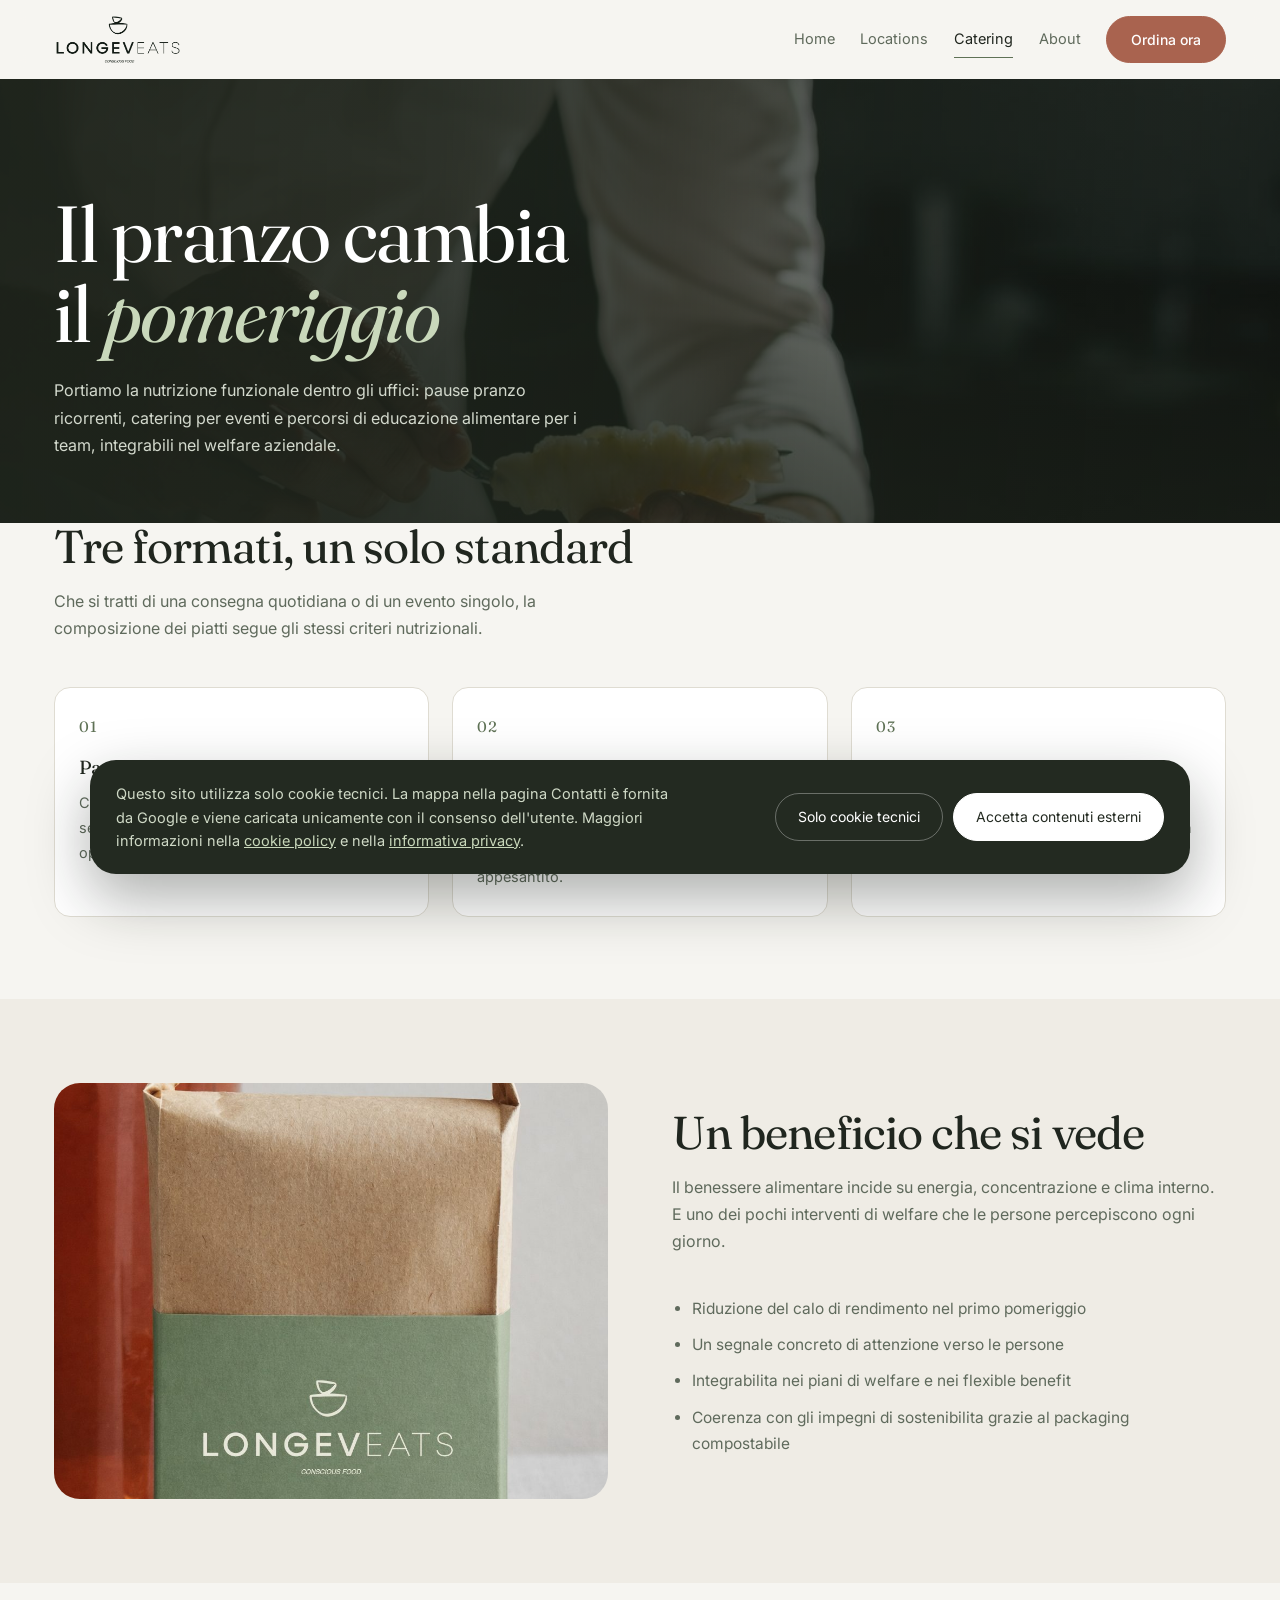
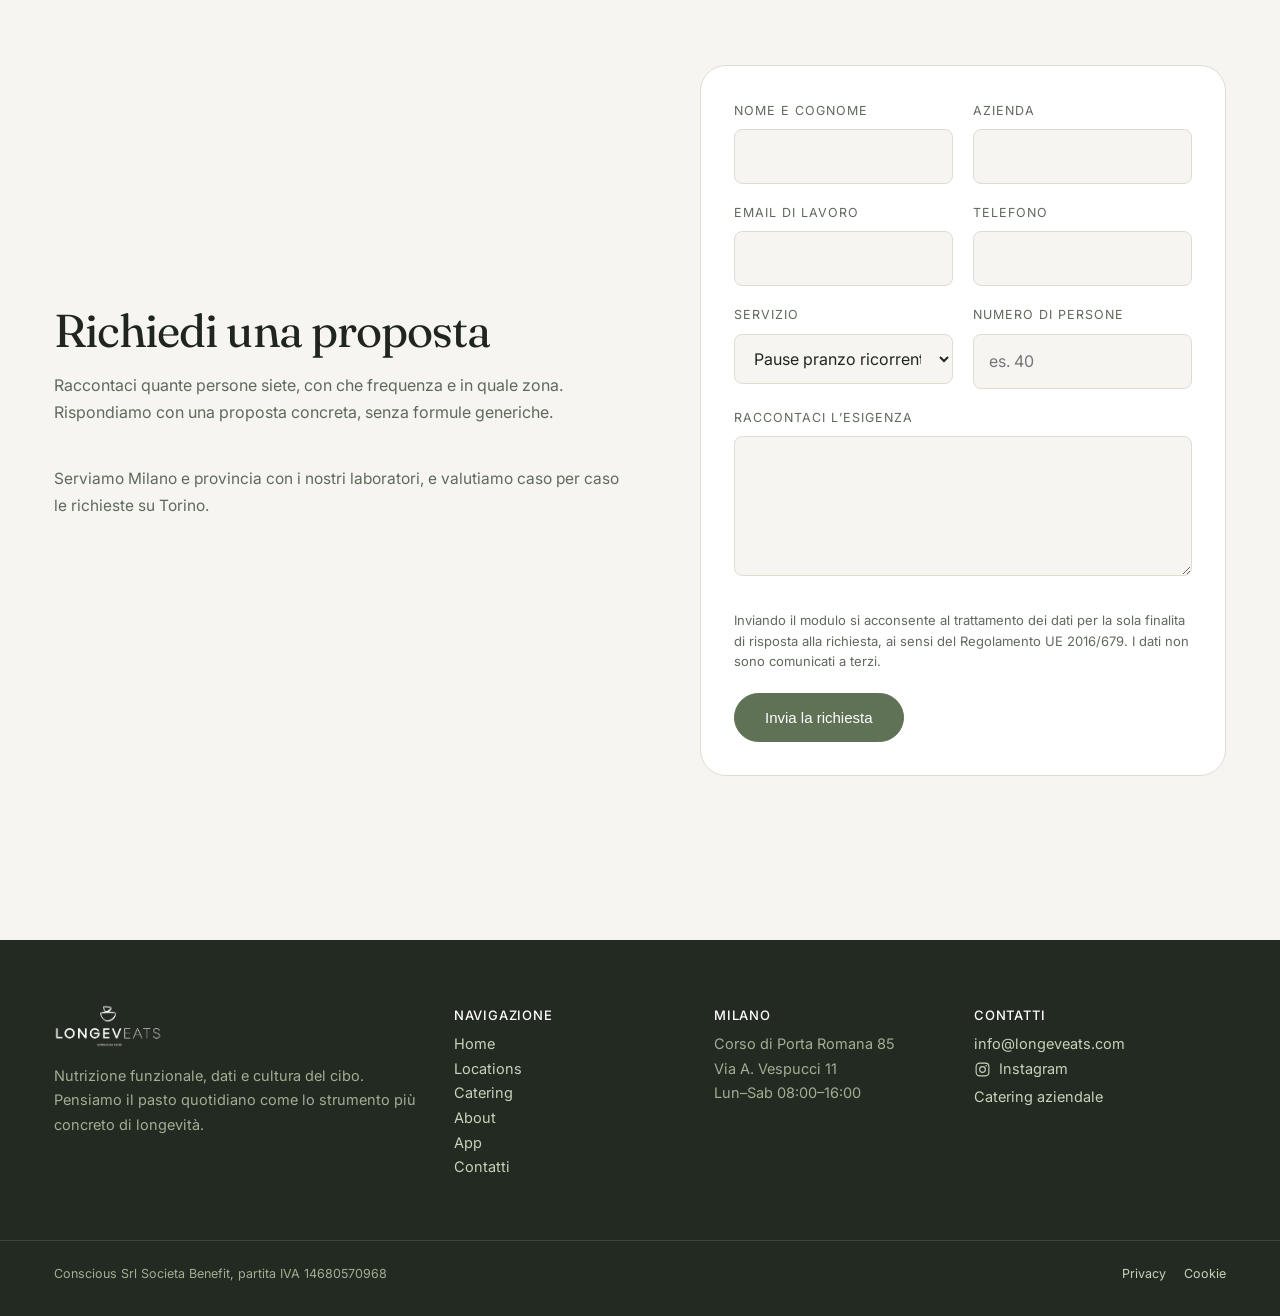
<file: aziende.html>
<!DOCTYPE html>
<html lang="it">
<head>
<meta charset="utf-8">
<meta name="viewport" content="width=device-width, initial-scale=1">
<title>Catering e servizi per le aziende, LONGEVEATS</title>
<meta name="description" content="Catering funzionale, pause pranzo ed eventi per le aziende. Menu studiati per energia e concentrazione, integrabili nel welfare aziendale.">
<link rel="icon" type="image/png" href="img/favicon.png">
<link rel="apple-touch-icon" href="img/favicon.png">
<meta name="theme-color" content="#232a21">
<link rel="preconnect" href="https://fonts.googleapis.com">
<link rel="preconnect" href="https://fonts.gstatic.com" crossorigin>
<link href="https://fonts.googleapis.com/css2?family=Fraunces:ital,opsz,wght@0,9..144,300;0,9..144,400;1,9..144,300&family=Inter:wght@300;400;500;600&display=swap" rel="stylesheet">
<style>
:root{
  --bg:#f6f5f1;
  --bg-warm:#efece5;
  --panel:#ffffff;
  --ink:#20261f;
  --ink-soft:#5f6a5c;
  --line:#dfdcd2;
  --sage:#8a9b7e;
  --sage-deep:#5f7256;
  --sage-pale:#e4e9dd;
  --clay:#a9634f;
  --clay-pale:#f0e2dc;
  --dark:#232a21;
  --serif:"Fraunces",Georgia,serif;
  --sans:"Inter",system-ui,-apple-system,sans-serif;
  --gutter:clamp(22px,4.2vw,88px);
  --frame:1560px;
  --r-s:8px;
  --r-m:16px;
  --r-l:26px;
}
*{box-sizing:border-box}
html{scroll-behavior:smooth}
body{
  margin:0;background:var(--bg);color:var(--ink);
  font-family:var(--sans);font-size:clamp(15.5px,1.02vw,17.5px);line-height:1.7;
  -webkit-font-smoothing:antialiased;
}
img{max-width:100%;display:block}
a{color:inherit}
.wrap{width:100%;max-width:var(--frame);margin:0 auto;padding:0 var(--gutter)}
section{padding:clamp(60px,6.4vw,116px) 0}
section + section{padding-top:0}

/* ---------- tipografia ---------- */
h1,h2,h3{font-family:var(--serif);font-weight:400;letter-spacing:-.02em;margin:0}
h1{font-size:clamp(40px,6.2vw,96px);line-height:1}
.sec-title{font-size:clamp(28px,3.6vw,58px);line-height:1.06;margin-bottom:16px}
.lede{font-size:clamp(16px,1.26vw,21px);color:var(--ink-soft);max-width:54ch;margin:0}
.sec-lede{font-size:clamp(16px,1.14vw,19px);color:var(--ink-soft);max-width:56ch;margin:0 0 40px}
.eyebrow{font-size:12px;letter-spacing:.22em;text-transform:uppercase;color:var(--sage-deep);margin:0 0 18px;font-weight:500}

/* ---------- header ---------- */
.site-head{position:sticky;top:0;z-index:60;background:rgba(246,245,241,.88);backdrop-filter:blur(12px);transition:box-shadow .3s,background .3s}
.site-head.is-stuck{box-shadow:0 1px 0 var(--line)}
.head-in{max-width:var(--frame);margin:0 auto;padding:14px var(--gutter);display:flex;align-items:center;justify-content:space-between;gap:24px}
.logo{height:clamp(30px,3vw,42px);width:auto}
.nav{display:flex;gap:clamp(16px,2vw,34px);align-items:center}
.nav a{text-decoration:none;font-size:14.5px;color:var(--ink-soft);position:relative;padding:6px 0;white-space:nowrap}
.nav a::after{content:"";position:absolute;left:0;right:100%;bottom:0;height:1px;background:var(--sage-deep);transition:right .35s cubic-bezier(.2,.7,.3,1)}
.nav a:hover{color:var(--ink)}
.nav a:hover::after,.nav a[aria-current="page"]::after{right:0}
.nav a[aria-current="page"]{color:var(--ink)}
.nav .btn{padding:10px 20px;font-size:14px}
.nav .btn::after{display:none}
.nav-toggle{display:none;background:none;border:1px solid var(--line);border-radius:999px;padding:9px 16px;font:inherit;font-size:13.5px;cursor:pointer;color:var(--ink)}

/* ---------- bottoni ---------- */
.btn{display:inline-block;text-decoration:none;background:var(--sage-deep);color:#fff;padding:15px 30px;border-radius:999px;font-size:15px;font-weight:500;border:1px solid var(--sage-deep);cursor:pointer;transition:background .25s,transform .25s,border-color .25s}
.btn:hover{background:#4d5f45;border-color:#4d5f45;transform:translateY(-1px)}
.btn.ghost{background:transparent;color:var(--ink);border-color:var(--line)}
.btn.ghost:hover{background:var(--panel);border-color:var(--sage-deep)}
.btn.light{background:#fff;color:var(--dark);border-color:#fff}
.btn.light:hover{background:var(--sage-pale);border-color:var(--sage-pale)}
.btn-row{display:flex;gap:12px;flex-wrap:wrap;margin-top:32px}

/* ---------- hero ---------- */
.hero{position:relative;overflow:hidden;background:var(--dark);color:#fff;padding:clamp(90px,9vw,150px) 0 clamp(70px,7vw,120px);min-height:78vh;display:flex;align-items:center}
.hero .photo-bg{position:absolute;inset:0;background-size:cover;background-position:center 42%}
.hero .veil{position:absolute;inset:0;background:
  linear-gradient(92deg,rgba(29,35,27,.93) 0%,rgba(29,35,27,.86) 34%,rgba(29,35,27,.62) 62%,rgba(29,35,27,.42) 100%),
  linear-gradient(180deg,rgba(29,35,27,.4),rgba(29,35,27,.2) 45%,rgba(29,35,27,.6));}
.hero .wrap{position:relative;z-index:1}
.hero h1{color:#fff;max-width:15ch}
.hero h1 em{font-style:italic;color:#c9d8bb}
.hero .lede{color:#d3d9cd;margin-top:24px}
.hero .claim{font-size:12px;letter-spacing:.24em;text-transform:uppercase;color:#a9bb99;margin:0 0 22px}

/* ---------- fascia dati ---------- */
.stats{display:grid;grid-template-columns:repeat(4,minmax(0,1fr));border-top:1px solid rgba(255,255,255,.16);margin-top:clamp(44px,5vw,74px);position:relative;z-index:1}
.stat{padding:26px clamp(14px,2vw,32px) 0;border-left:1px solid rgba(255,255,255,.16)}
.stat:first-child{border-left:0;padding-left:0}
.stat b{display:block;font-family:var(--serif);font-weight:400;font-size:clamp(30px,3.6vw,56px);line-height:1;color:#fff;margin-bottom:8px}
.stat span{font-size:13px;color:#a9b7a0;line-height:1.45;display:block}
@media (max-width:760px){.stats{grid-template-columns:1fr 1fr;gap:18px 0}.stat{border-left:0;padding-left:0}}

/* ---------- pilastri ---------- */
.pillars{display:grid;grid-template-columns:repeat(auto-fit,minmax(240px,1fr));gap:clamp(16px,1.8vw,26px)}
.pillar{background:var(--panel);border:1px solid var(--line);border-radius:var(--r-l);overflow:hidden;text-decoration:none;color:inherit;display:flex;flex-direction:column;transition:transform .35s cubic-bezier(.2,.7,.3,1),box-shadow .35s,border-color .35s}
.pillar:hover{transform:translateY(-5px);border-color:var(--sage);box-shadow:0 22px 44px rgba(32,38,31,.1)}
.pillar .ph{aspect-ratio:4/3;overflow:hidden;background:var(--bg-warm)}
.pillar .ph img{width:100%;height:100%;object-fit:cover;transition:transform 1.2s cubic-bezier(.2,.7,.3,1)}
.pillar:hover .ph img{transform:scale(1.05)}
.pillar .tx{padding:26px 26px 30px;display:flex;flex-direction:column;flex:1}
.pillar h3{font-size:clamp(21px,1.7vw,27px);margin-bottom:8px}
.pillar p{color:var(--ink-soft);font-size:15px;margin:0 0 18px}
.pillar .go{margin-top:auto;font-size:13.5px;color:var(--sage-deep);letter-spacing:.02em}

/* ---------- split ---------- */
.split{display:grid;grid-template-columns:1fr 1fr;align-items:center;gap:clamp(32px,5vw,80px)}
.split.tight{grid-template-columns:1.05fr .95fr}
.figure{border-radius:var(--r-l);overflow:hidden;background:var(--bg-warm)}
.figure img{width:100%;height:100%;object-fit:cover;aspect-ratio:4/5}
.figure.wide img{aspect-ratio:4/3}
@media (max-width:900px){.split{grid-template-columns:1fr}}

/* ---------- fasce ---------- */
.band{background:var(--bg-warm)}
.band-sage{background:var(--sage-pale)}
.band-dark{background:var(--dark);color:#fff}
.band-dark .sec-title{color:#fff}
.band-dark .sec-lede,.band-dark p{color:#a9b7a0}
.band,.band-sage,.band-dark{padding:clamp(60px,6.6vw,120px) 0;margin-top:clamp(60px,6.4vw,116px)}
section + .band,section + .band-sage,section + .band-dark{margin-top:0}

/* ---------- score ---------- */
.score-grid{display:grid;grid-template-columns:repeat(auto-fit,minmax(210px,1fr));gap:clamp(16px,1.8vw,24px);margin-top:44px}
.score-card{background:var(--panel);border:1px solid var(--line);border-radius:var(--r-m);padding:26px 24px}
.score-card .n{font-family:var(--serif);font-size:15px;color:var(--sage-deep);display:block;margin-bottom:12px;letter-spacing:.06em}
.score-card h3{font-size:19px;margin-bottom:8px}
.score-card p{margin:0;font-size:14.5px;color:var(--ink-soft)}
.band-dark .score-card{background:rgba(255,255,255,.05);border-color:rgba(255,255,255,.14)}
.band-dark .score-card h3{color:#fff}
.band-dark .score-card p{color:#a9b7a0}
.band-dark .score-card .n{color:#c9d8bb}

/* ---------- elenco numerato ---------- */
.steps{border-top:1px solid var(--line);margin-top:40px}
.step{display:grid;grid-template-columns:64px 1fr;gap:clamp(16px,2vw,40px);padding:30px 0;border-bottom:1px solid var(--line);align-items:start}
.step .n{font-family:var(--serif);font-size:clamp(26px,2.4vw,38px);color:var(--sage);line-height:1}
.step h3{font-size:clamp(20px,1.7vw,26px);margin-bottom:6px}
.step p{margin:0;color:var(--ink-soft)}

/* ---------- sedi ---------- */
.places{display:grid;grid-template-columns:repeat(auto-fit,minmax(280px,1fr));gap:clamp(18px,2vw,28px)}
.place{background:var(--panel);border:1px solid var(--line);border-radius:var(--r-l);overflow:hidden}
.place .ph{aspect-ratio:3/2;overflow:hidden}
.place .ph img{width:100%;height:100%;object-fit:cover}
.place .tx{padding:26px}
.place h3{font-size:23px;margin-bottom:6px}
.place .status{display:inline-block;font-size:11.5px;letter-spacing:.12em;text-transform:uppercase;background:var(--sage-pale);color:var(--sage-deep);padding:5px 12px;border-radius:999px;margin-bottom:14px}
.place .status.soon{background:var(--clay-pale);color:var(--clay)}
.place p{margin:0;color:var(--ink-soft);font-size:15px}

/* ---------- pastiglie ---------- */
.tags{display:flex;flex-wrap:wrap;gap:10px;margin-top:26px}
.tag{border:1px solid var(--line);background:var(--panel);border-radius:999px;padding:9px 18px;font-size:13.5px;color:var(--ink-soft)}
.band-dark .tag{background:rgba(255,255,255,.06);border-color:rgba(255,255,255,.16);color:#c4cfba}

/* ---------- prose ---------- */
.prose{max-width:none}
.prose h2{font-family:var(--serif);font-size:clamp(24px,2.4vw,38px);margin:44px 0 14px}
.prose p{margin:0 0 18px;color:var(--ink-soft)}
.prose ul{color:var(--ink-soft);padding-left:20px;margin:0 0 18px}
.prose li{margin-bottom:9px}
.note{background:var(--panel);border:1px solid var(--line);border-left:3px solid var(--sage);border-radius:var(--r-m);padding:22px 26px;margin:26px 0;font-size:15.5px;color:var(--ink-soft)}
.note b{display:block;color:var(--ink);font-size:13px;letter-spacing:.1em;text-transform:uppercase;margin-bottom:6px}

/* ---------- moduli ---------- */
.form{background:var(--panel);border:1px solid var(--line);border-radius:var(--r-l);padding:clamp(26px,2.6vw,44px)}
.form-grid{display:grid;grid-template-columns:1fr 1fr;gap:0 20px}
.field{margin-bottom:18px}
.field.full{grid-column:1 / -1}
.field label{display:block;font-size:12.5px;letter-spacing:.08em;text-transform:uppercase;color:var(--ink-soft);margin-bottom:8px}
.field input,.field textarea,.field select{width:100%;border:1px solid var(--line);border-radius:var(--r-s);padding:13px 15px;font:inherit;font-size:16px;color:var(--ink);background:var(--bg)}
.field input:focus,.field textarea:focus,.field select:focus{outline:2px solid var(--sage);outline-offset:1px;border-color:var(--sage)}
.field textarea{min-height:140px;resize:vertical}
.privacy{font-size:13px;color:var(--ink-soft);margin:8px 0 22px;line-height:1.55}
@media (max-width:700px){.form-grid{grid-template-columns:1fr}}

/* ---------- lista contatti ---------- */
.dl{margin:0}
.dl div{padding:18px 0;border-bottom:1px solid var(--line)}
.dl dt{font-size:12px;letter-spacing:.12em;text-transform:uppercase;color:var(--ink-soft);margin-bottom:6px}
.dl dd{margin:0;font-size:20px;font-family:var(--serif)}
.dl dd a{text-decoration:none}
.dl dd a:hover{color:var(--sage-deep)}

/* ---------- nastro ---------- */
.marquee{overflow:hidden;position:relative;width:100%}
.marquee-track{display:flex;gap:24px;width:max-content;animation:slide 46s linear infinite}
.marquee:hover .marquee-track,.marquee:focus-within .marquee-track{animation-play-state:paused}
@keyframes slide{from{transform:translateX(0)}to{transform:translateX(calc(-50% - 12px))}}
.marquee .pillar{flex:0 0 clamp(260px,24vw,380px)}

/* ---------- reveal ---------- */
.reveal{opacity:0;transform:translateY(18px);transition:opacity .8s ease,transform .8s cubic-bezier(.2,.7,.3,1)}
.reveal.in{opacity:1;transform:none}
.reveal[data-delay="1"]{transition-delay:.09s}
.reveal[data-delay="2"]{transition-delay:.18s}
.reveal[data-delay="3"]{transition-delay:.27s}

/* ---------- footer ---------- */
.site-foot{background:var(--dark);color:#9fae95;padding:clamp(54px,5vw,84px) 0 32px;font-size:14.5px;margin-top:clamp(60px,6.4vw,116px)}
section + .site-foot,.band + .site-foot,.band-dark + .site-foot,.band-sage + .site-foot{margin-top:0}
.foot-in{display:grid;grid-template-columns:1.3fr .8fr .8fr .9fr;gap:36px}
.site-foot a{color:#c6d2bb;text-decoration:none}
.site-foot a:hover{color:#fff;text-decoration:underline}
.site-foot .logo{height:34px;margin-bottom:16px}
.site-foot strong{color:#fff;font-weight:500;display:block;margin-bottom:6px;font-size:13px;letter-spacing:.06em}
.site-foot p{margin:0 0 16px}
.foot-bot{margin-top:44px;padding-top:22px;border-top:1px solid rgba(255,255,255,.12);display:flex;justify-content:space-between;gap:18px;flex-wrap:wrap;font-size:12.5px}
.foot-links{display:flex;gap:18px;flex-wrap:wrap}
@media (max-width:900px){.foot-in{grid-template-columns:1fr 1fr}}

/* ---------- banner cookie ---------- */
.cbanner{position:fixed;left:clamp(14px,3vw,30px);right:clamp(14px,3vw,30px);bottom:clamp(14px,3vw,26px);z-index:200;background:var(--dark);color:#cfd9c6;border-radius:var(--r-l);box-shadow:0 24px 60px rgba(20,26,19,.35);padding:22px 26px;display:none;gap:20px;align-items:center;justify-content:space-between;flex-wrap:wrap;max-width:1100px;margin:0 auto;font-size:14.5px}
.cbanner.show{display:flex}
.cbanner p{margin:0;max-width:62ch;line-height:1.6}
.cbanner a{color:#c9d8bb}
.cbanner .actions{display:flex;gap:10px;flex-wrap:wrap}
.cbanner button{border-radius:999px;padding:11px 22px;font:inherit;font-size:14px;cursor:pointer;border:1px solid rgba(255,255,255,.32);background:transparent;color:#fff}
.cbanner button.primary{background:#fff;color:var(--dark);border-color:#fff}

/* ---------- responsive ---------- */
@media (max-width:900px){
  .nav{position:fixed;inset:62px 0 auto 0;background:var(--bg);flex-direction:column;align-items:flex-start;gap:0;padding:10px var(--gutter) 22px;box-shadow:0 12px 30px rgba(32,38,31,.1);display:none}
  .nav.open{display:flex}
  .nav a{padding:13px 0;width:100%;font-size:17px}
  .nav .btn{margin-top:10px}
  .nav-toggle{display:block}
  .hero{min-height:0}
  .hero .veil{background:linear-gradient(180deg,rgba(29,35,27,.86),rgba(29,35,27,.92))}
}
@media (prefers-reduced-motion:reduce){
  *{animation:none!important;transition:none!important}
  .reveal{opacity:1;transform:none}
}
:focus-visible{outline:2px solid var(--sage-deep);outline-offset:3px}

/* ============================================================
   LIVELLO DINAMICO, linguaggio da catena food
   ============================================================ */

/* --- hero: parola che ruota --- */
.rotator{display:inline-grid;vertical-align:bottom;text-align:left}
.rotator span{grid-area:1/1;opacity:0;transform:translateY(.35em);animation:rot 12s infinite;color:#c9d8bb;font-style:italic}
.rotator span:nth-child(1){animation-delay:0s}
.rotator span:nth-child(2){animation-delay:3s}
.rotator span:nth-child(3){animation-delay:6s}
.rotator span:nth-child(4){animation-delay:9s}
@keyframes rot{
  0%{opacity:0;transform:translateY(.35em)}
  4%,22%{opacity:1;transform:none}
  27%,100%{opacity:0;transform:translateY(-.3em)}
}

/* --- nastro scorrevole di parole --- */
.ticker{background:var(--sage-deep);color:#eef3e8;overflow:hidden;padding:14px 0;margin-top:0}
.ticker-track{display:flex;gap:0;width:max-content;animation:tick 34s linear infinite}
.ticker:hover .ticker-track{animation-play-state:paused}
.ticker span{font-size:13.5px;letter-spacing:.16em;text-transform:uppercase;padding:0 26px;white-space:nowrap;display:flex;align-items:center;gap:26px}
.ticker span::after{content:"";width:7px;height:7px;border-radius:50%;background:rgba(255,255,255,.5)}
@keyframes tick{from{transform:translateX(0)}to{transform:translateX(-50%)}}

/* --- bento --- */
.bento{display:grid;grid-template-columns:repeat(4,1fr);grid-auto-rows:minmax(190px,auto);gap:clamp(12px,1.4vw,20px)}
.cell{position:relative;border-radius:var(--r-l);overflow:hidden;background:var(--panel);border:1px solid var(--line);text-decoration:none;color:inherit;display:flex;flex-direction:column;justify-content:flex-end;padding:26px;transition:transform .4s cubic-bezier(.2,.7,.3,1),box-shadow .4s}
.cell:hover{transform:translateY(-6px);box-shadow:0 26px 50px rgba(32,38,31,.14)}
.cell.big{grid-column:span 2;grid-row:span 2}
.cell.wide{grid-column:span 2}
.cell.photo{border:0;color:#fff;min-height:230px}
.cell.photo img{position:absolute;inset:0;width:100%;height:100%;object-fit:cover;z-index:0;transition:transform 1.4s cubic-bezier(.2,.7,.3,1)}
.cell.photo:hover img{transform:scale(1.07)}
.cell.photo::after{content:"";position:absolute;inset:0;z-index:1;background:linear-gradient(180deg,rgba(28,34,26,0) 34%,rgba(28,34,26,.82) 100%)}
.cell.photo > *{position:relative;z-index:2}
.cell.sage{background:var(--sage-pale);border-color:transparent}
.cell.clay{background:var(--clay-pale);border-color:transparent}
.cell.dark{background:var(--dark);border-color:transparent;color:#fff}
.cell h3{font-size:clamp(20px,1.8vw,30px);margin-bottom:8px}
.cell p{margin:0;font-size:14.5px;color:var(--ink-soft)}
.cell.photo p,.cell.dark p{color:rgba(255,255,255,.82)}
.cell .kicker{font-size:11.5px;letter-spacing:.18em;text-transform:uppercase;margin-bottom:auto;padding-bottom:22px;color:var(--sage-deep)}
.cell.photo .kicker,.cell.dark .kicker{color:#c9d8bb}
.cell .big-n{font-family:var(--serif);font-size:clamp(46px,5vw,86px);line-height:.9;margin-bottom:auto}
.cell.dark .big-n{color:#c9d8bb}
@media (max-width:900px){
  .bento{grid-template-columns:repeat(2,1fr)}
  .cell.big{grid-column:span 2;grid-row:span 1;min-height:280px}
}
@media (max-width:560px){
  .bento{grid-template-columns:1fr}
  .cell.big,.cell.wide{grid-column:span 1}
}

/* --- costruttore di piatto --- */
.builder{background:var(--panel);border:1px solid var(--line);border-radius:var(--r-l);overflow:hidden;display:grid;grid-template-columns:1.05fr .95fr}
.builder .side{position:relative;min-height:340px;background:var(--bg-warm)}
.builder .side img{position:absolute;inset:0;width:100%;height:100%;object-fit:cover}
.builder .panel{padding:clamp(26px,2.6vw,44px)}
.builder h3{font-size:clamp(22px,2vw,32px);margin-bottom:6px}
.builder .sub{color:var(--ink-soft);font-size:15px;margin:0 0 22px}
.brow{margin-bottom:20px}
.brow .lbl{font-size:11.5px;letter-spacing:.16em;text-transform:uppercase;color:var(--sage-deep);margin-bottom:10px;display:block}
.chips{display:flex;flex-wrap:wrap;gap:8px}
.chip{border:1px solid var(--line);background:var(--bg);border-radius:999px;padding:10px 18px;font:inherit;font-size:14px;color:var(--ink-soft);cursor:pointer;transition:all .22s}
.chip:hover{border-color:var(--sage)}
.chip[aria-pressed="true"]{background:var(--sage-deep);border-color:var(--sage-deep);color:#fff}
.meter{margin-top:26px;padding-top:22px;border-top:1px solid var(--line)}
.meter .top{display:flex;justify-content:space-between;align-items:baseline;margin-bottom:10px}
.meter .top b{font-family:var(--serif);font-size:34px;font-weight:400;line-height:1}
.meter .top span{font-size:12px;letter-spacing:.14em;text-transform:uppercase;color:var(--ink-soft)}
.bar{height:8px;border-radius:999px;background:var(--bg-warm);overflow:hidden}
.bar i{display:block;height:100%;width:0;border-radius:999px;background:linear-gradient(90deg,var(--sage),var(--sage-deep));transition:width .6s cubic-bezier(.2,.7,.3,1)}
.meter p{margin:14px 0 0;font-size:14px;color:var(--ink-soft);min-height:42px}
@media (max-width:820px){.builder{grid-template-columns:1fr}.builder .side{min-height:220px}}

/* --- fascia locali --- */
.shopstrip{display:grid;grid-template-columns:repeat(auto-fit,minmax(300px,1fr));gap:clamp(14px,1.6vw,24px)}
.shop{position:relative;border-radius:var(--r-l);overflow:hidden;min-height:clamp(300px,32vw,420px);display:flex;flex-direction:column;justify-content:flex-end;padding:30px;color:#fff;text-decoration:none}
.shop img{position:absolute;inset:0;width:100%;height:100%;object-fit:cover;transition:transform 1.4s cubic-bezier(.2,.7,.3,1)}
.shop:hover img{transform:scale(1.06)}
.shop::after{content:"";position:absolute;inset:0;background:linear-gradient(180deg,rgba(28,34,26,.1) 30%,rgba(28,34,26,.85))}
.shop > *{position:relative;z-index:1}
.shop h3{font-size:clamp(24px,2.2vw,34px);color:#fff;margin-bottom:6px}
.shop p{margin:0;color:rgba(255,255,255,.85);font-size:14.5px}
.shop .pin{display:inline-flex;align-items:center;gap:8px;font-size:11.5px;letter-spacing:.16em;text-transform:uppercase;color:#c9d8bb;margin-bottom:auto}

/* --- barra azione mobile --- */
.actionbar{position:fixed;left:12px;right:12px;bottom:12px;z-index:80;display:none;gap:10px}
.actionbar a{flex:1;text-align:center;padding:15px 10px;border-radius:999px;font-size:14.5px;font-weight:500;text-decoration:none;box-shadow:0 10px 30px rgba(32,38,31,.22)}
.actionbar .a1{background:var(--sage-deep);color:#fff}
.actionbar .a2{background:#fff;color:var(--ink);border:1px solid var(--line)}
@media (max-width:700px){
  .actionbar{display:flex}
  body{padding-bottom:76px}
  .cbanner{bottom:84px}
}

/* --- dettagli --- */
.sec-head{display:flex;align-items:flex-end;justify-content:space-between;gap:24px;flex-wrap:wrap;margin-bottom:34px}
.sec-head .sec-title{margin-bottom:0}
.link-more{font-size:14.5px;color:var(--sage-deep);text-decoration:none;border-bottom:1px solid currentColor;padding-bottom:2px;white-space:nowrap}
.hero h1{text-wrap:balance}

/* ============================================================
   TESTATA DI APERTURA, riconoscibilita immediata
   ============================================================ */
.opener{background:var(--bg);padding:0;overflow:hidden}
.opener-in{display:grid;grid-template-columns:minmax(0,1.02fr) minmax(0,.98fr);align-items:stretch;min-height:min(82vh,760px)}
.opener .txt{display:flex;flex-direction:column;justify-content:center;padding:clamp(40px,5vw,84px) clamp(28px,4vw,72px) clamp(40px,5vw,84px) var(--gutter)}
.opener .kick{display:inline-flex;align-items:center;gap:10px;font-size:11.5px;letter-spacing:.2em;text-transform:uppercase;color:var(--sage-deep);margin:0 0 22px}
.opener .kick::before{content:"";width:26px;height:1px;background:var(--sage-deep)}
.opener h1{font-size:clamp(38px,5.1vw,86px);line-height:1.02;margin-bottom:20px}
.opener h1 em{font-style:italic;color:var(--sage-deep)}
.opener .lede{font-size:clamp(16px,1.22vw,20px);max-width:44ch}
.opener .facts{display:flex;flex-wrap:wrap;gap:10px 28px;margin-top:30px;font-size:14px;color:var(--ink-soft)}
.opener .facts b{color:var(--ink);font-weight:500}
.opener .media{position:relative;display:grid;grid-template-columns:1fr 1fr;grid-template-rows:1fr 1fr;gap:clamp(8px,.9vw,14px);padding:clamp(14px,1.6vw,26px) var(--gutter) clamp(14px,1.6vw,26px) 0}
.opener .media figure{margin:0;position:relative;overflow:hidden;border-radius:var(--r-l);background:var(--bg-warm)}
.opener .media figure:first-child{grid-row:span 2}
.opener .media img{width:100%;height:100%;object-fit:cover;transition:transform 1.6s cubic-bezier(.2,.7,.3,1)}
.opener .media figure:hover img{transform:scale(1.06)}
.opener .media .badge{position:absolute;left:14px;bottom:14px;background:rgba(255,255,255,.94);border-radius:999px;padding:7px 15px;font-size:11.5px;letter-spacing:.12em;text-transform:uppercase;color:var(--ink)}
@media (max-width:960px){
  .opener-in{grid-template-columns:1fr;min-height:0}
  .opener .txt{padding:clamp(46px,8vw,70px) var(--gutter) 30px}
  .opener .media{padding:0 var(--gutter) clamp(30px,5vw,44px);grid-template-rows:200px 200px}
  .opener .media figure:first-child{grid-row:span 1;grid-column:span 2}
}

/* pulsante ordina, in evidenza */
.btn.order,.actionbar .a1{background:var(--clay);border-color:var(--clay);color:#fff}
.btn.order:hover{background:#95563f;border-color:#95563f}
.nav .btn.order{padding:11px 24px}

/* il nastro non si ferma mai */
.ticker:hover .ticker-track{animation-play-state:running}

/* proporzioni su schermi molto larghi */
@media (min-width:1900px){
  :root{--frame:1720px}
  .opener-in{min-height:min(76vh,820px)}
}

/* ============================================================
   RIFINITURE, logo, mappe, mobile
   ============================================================ */

/* --- logo piu grande e a filo sinistro --- */
.head-in{padding-left:var(--gutter);padding-right:var(--gutter)}
.logo{height:clamp(38px,4vw,62px)}
.site-foot .logo{height:clamp(40px,3.4vw,54px)}
.site-foot .ig{display:inline-flex;align-items:center;gap:8px}
.site-foot .ig svg{flex:0 0 17px}

/* --- doppia mappa --- */
.maps{display:grid;grid-template-columns:1fr 1fr;gap:clamp(14px,1.8vw,26px)}
.mapcard .mapframe{position:relative;aspect-ratio:4/3;border-radius:var(--r-l);overflow:hidden;background:var(--sage-pale);border:1px solid var(--line)}
.mapcard .mapframe iframe{width:100%;height:100%;border:0;display:block}
.mapcard .map-cta{position:absolute;inset:0;display:flex;flex-direction:column;align-items:center;justify-content:center;gap:8px;border:0;background:var(--sage-pale);cursor:pointer;font:inherit;color:var(--ink);width:100%}
.mapcard .map-cta strong{font-family:var(--serif);font-size:clamp(20px,2vw,28px);font-weight:400}
.mapcard .map-cta span{font-size:13.5px;color:var(--ink-soft)}
.mapcard p{margin:16px 0 0;font-size:15px;color:var(--ink-soft);line-height:1.6}
.mapcard p b{color:var(--ink);font-weight:500}
@media (max-width:760px){.maps{grid-template-columns:1fr}}

/* --- spaziature dei blocchi senza sopratitolo --- */
.sec-head{margin-bottom:clamp(22px,2.4vw,34px)}
.sec-head .sec-title{margin-bottom:0}

/* ============================================================
   MOBILE, proporzioni e leggibilita
   ============================================================ */
@media (max-width:760px){
  :root{--gutter:20px}
  body{font-size:16px;padding-bottom:0}
  section{padding:44px 0}
  .band,.band-sage,.band-dark{padding:48px 0;margin-top:48px}
  .site-foot{margin-top:48px;padding-top:44px}
  .sec-title{font-size:clamp(26px,7.4vw,34px);line-height:1.1}
  .sec-lede{font-size:16px;margin-bottom:26px}

  /* testata */
  .opener .txt{padding:38px var(--gutter) 26px}
  .opener h1{font-size:clamp(32px,8.6vw,42px);line-height:1.08}
  .opener .lede{font-size:16.5px;max-width:none}
  .opener .btn-row{margin-top:24px;gap:10px}
  .opener .btn-row .btn{flex:1 1 auto;text-align:center;padding:15px 18px}
  .opener .facts{gap:6px 18px;margin-top:22px;font-size:13.5px}
  .opener .media{grid-template-rows:170px 170px;gap:10px;padding:0 var(--gutter) 34px}
  .opener .media .badge{left:10px;bottom:10px;padding:6px 12px;font-size:10.5px}

  /* nastro */
  .ticker{padding:11px 0}
  .ticker span{font-size:11.5px;letter-spacing:.12em;padding:0 16px;gap:16px}

  /* griglia bento */
  .bento{gap:12px}
  .cell{padding:22px;min-height:0}
  .cell.big{min-height:240px}
  .cell.photo{min-height:200px}
  .cell h3{font-size:22px}
  .cell .big-n{font-size:52px;margin-bottom:14px}

  /* costruttore */
  .builder{border-radius:var(--r-m)}
  .builder .side{min-height:180px}
  .builder .panel{padding:24px 20px}
  .chip{padding:11px 16px;font-size:14px}
  .chips{gap:8px}
  .meter .top b{font-size:30px}

  /* locali */
  .shop{min-height:260px;padding:22px}
  .shopstrip{gap:12px}

  /* moduli e liste */
  .form{padding:22px 18px;border-radius:var(--r-m)}
  .form-grid{grid-template-columns:1fr;gap:0}
  .field{margin-bottom:16px}
  .field input,.field textarea,.field select{padding:14px;font-size:16px}
  .field textarea{min-height:120px}
  .split,.split.tight{gap:28px}
  .figure img{aspect-ratio:4/3}
  .dl dd{font-size:18px}
  .steps{margin-top:26px}
  .step{grid-template-columns:1fr;gap:6px;padding:22px 0}
  .step .n{font-size:22px}
  .score-grid{gap:12px;margin-top:26px}
  .score-card{padding:22px 20px}
  .btn{padding:14px 24px;font-size:15px}
  .btn-row{gap:10px}
  .tags{gap:8px}
  .tag{padding:8px 15px;font-size:13px}
  .foot-in{grid-template-columns:1fr;gap:26px}
  .cbanner{bottom:14px;padding:18px 18px;gap:14px;font-size:13.5px}
  .cbanner .actions{width:100%}
  .cbanner button{flex:1;padding:12px 14px;font-size:13.5px}
}
@media (max-width:400px){
  .opener h1{font-size:30px}
  .opener .btn-row{flex-direction:column}
  .opener .btn-row .btn{width:100%}
}

/* ============================================================
   TESTATA MOBILE, immagine a piena pagina
   ============================================================ */
@media (max-width:760px){
  .opener{position:relative;background:var(--dark);min-height:88svh;display:flex;align-items:flex-end}
  .opener::before{
    content:"";position:absolute;inset:0;z-index:0;
    background-image:url('img/bowl.jpg');background-size:cover;background-position:center 45%;
    animation:kb 18s ease-out forwards;
  }
  .opener::after{
    content:"";position:absolute;inset:0;z-index:1;
    background:linear-gradient(180deg,rgba(26,32,24,.55) 0%,rgba(26,32,24,.28) 38%,rgba(26,32,24,.86) 100%);
  }
  @keyframes kb{from{transform:scale(1)}to{transform:scale(1.09)}}
  .opener-in{position:relative;z-index:2;grid-template-columns:1fr;min-height:0;width:100%}
  .opener .media{display:none}
  .opener .lede{display:none}
  .opener .txt{padding:0 var(--gutter) 40px;justify-content:flex-end}
  .opener h1{color:#fff;font-size:clamp(34px,9.6vw,46px);line-height:1.04;margin-bottom:24px;text-shadow:0 2px 24px rgba(20,26,19,.45)}
  .opener h1 em{color:#c9d8bb}
  .opener .btn-row{margin-top:0;gap:10px;flex-direction:row}
  .opener .btn-row .btn{flex:1;text-align:center;padding:16px 14px}
  .opener .btn-row .btn.ghost{background:rgba(255,255,255,.14);color:#fff;border-color:rgba(255,255,255,.45);backdrop-filter:blur(6px)}
  .opener .facts{margin-top:22px;gap:4px 16px;font-size:13px;color:rgba(255,255,255,.82)}
  .opener .facts b{color:#fff;font-weight:500}
}
@media (max-width:400px){
  .opener .btn-row{flex-direction:row}
  .opener .btn-row .btn{width:auto}
}
@media (max-width:760px) and (prefers-reduced-motion:reduce){
  .opener::before{animation:none}
}

/* correzione: le colonne affiancate devono impilarsi anche con .tight */
@media (max-width:900px){
  .split,.split.tight{grid-template-columns:minmax(0,1fr)!important}
  .split > *{min-width:0}
  .form{width:100%}
}
/* sopratitolo leggibile sopra la fotografia, solo su mobile */
@media (max-width:760px){
  .opener .kick{color:rgba(255,255,255,.9)}
  .opener .kick::before{background:rgba(255,255,255,.7)}
}

</style>
</head>
<body>

<header class="site-head">
  <div class="head-in">
    <a href="index.html" aria-label="LONGEVEATS, home"><img class="logo" src="img/logo.png" alt="LONGEVEATS, conscious food"></a>
    <button class="nav-toggle" aria-expanded="false" aria-controls="nav">Menu</button>
    <nav class="nav" id="nav">
      <a href="index.html">Home</a>
      <a href="locali.html">Locations</a>
      <a href="aziende.html" aria-current="page">Catering</a>
      <a href="metodo.html">About</a>
      <a class="btn order" href="https://glovoapp.com" target="_blank" rel="noopener">Ordina ora</a>
    </nav>
  </div>
</header>

<main>



  <section class="hero" style="min-height:0;padding-bottom:clamp(50px,5vw,90px)">
    <div class="photo-bg" style="background-image:url('img/chef.jpg')"></div>
    <div class="veil"></div>
    <div class="wrap">
      <h1>Il pranzo cambia<br>il <em>pomeriggio</em></h1>
      <p class="lede">Portiamo la nutrizione funzionale dentro gli uffici: pause pranzo ricorrenti, catering per eventi e percorsi di educazione alimentare per i team, integrabili nel welfare aziendale.</p>
    </div>
  </section>

  <section>
    <div class="wrap">
      <h2 class="sec-title reveal">Tre formati, un solo standard</h2>
      <p class="sec-lede reveal">Che si tratti di una consegna quotidiana o di un evento singolo, la composizione dei piatti segue gli stessi criteri nutrizionali.</p>
      <div class="score-grid">
        <div class="score-card reveal"><span class="n">01</span><h3>Pause pranzo ricorrenti</h3><p>Consegne programmate con menu a rotazione settimanale. Formati individuali o a buffet, con opzioni per esigenze alimentari specifiche.</p></div>
        <div class="score-card reveal" data-delay="1"><span class="n">02</span><h3>Eventi e meeting</h3><p>Colazioni di lavoro, coffee break, presentazioni e formazione. Curati nel gusto quanto nella composizione, perche nessuno esca dalla sala appesantito.</p></div>
        <div class="score-card reveal" data-delay="2"><span class="n">03</span><h3>Programmi wellness</h3><p>Workshop nutrizionali e percorsi per i team, ospitati nei nostri Hub oppure in azienda, con materiali e follow up.</p></div>
      </div>
    </div>
  </section>

  <div class="band">
    <div class="wrap split">
      <div class="figure wide reveal"><img src="img/delivery.jpg" alt="Confezioni LONGEVEATS pronte per la consegna"></div>
      <div class="reveal" data-delay="1">
        <h2 class="sec-title">Un beneficio che si vede</h2>
        <p class="sec-lede">Il benessere alimentare incide su energia, concentrazione e clima interno. E uno dei pochi interventi di welfare che le persone percepiscono ogni giorno.</p>
        <ul style="color:var(--ink-soft);padding-left:20px;max-width:56ch">
          <li style="margin-bottom:10px">Riduzione del calo di rendimento nel primo pomeriggio</li>
          <li style="margin-bottom:10px">Un segnale concreto di attenzione verso le persone</li>
          <li style="margin-bottom:10px">Integrabilita nei piani di welfare e nei flexible benefit</li>
          <li style="margin-bottom:10px">Coerenza con gli impegni di sostenibilita grazie al packaging compostabile</li>
        </ul>
      </div>
    </div>
  </div>

  <section>
    <div class="wrap split tight">
      <div class="reveal">
        <h2 class="sec-title">Richiedi una proposta</h2>
        <p class="sec-lede">Raccontaci quante persone siete, con che frequenza e in quale zona. Rispondiamo con una proposta concreta, senza formule generiche.</p>
        <p style="color:var(--ink-soft)">Serviamo Milano e provincia con i nostri laboratori, e valutiamo caso per caso le richieste su Torino.</p>
      </div>
      <form class="form reveal" data-delay="1" action="https://formsubmit.co/info@longeveats.com" method="POST">
        <input type="hidden" name="_subject" value="Richiesta catering aziendale dal sito">
        <input type="hidden" name="_captcha" value="true">
        <input type="hidden" name="_template" value="table">
        <input type="text" name="_honey" style="display:none">
        <div class="form-grid">
          <div class="field"><label for="a-nome">Nome e cognome</label><input id="a-nome" name="Nome" type="text" required autocomplete="name"></div>
          <div class="field"><label for="a-azienda">Azienda</label><input id="a-azienda" name="Azienda" type="text" required></div>
          <div class="field"><label for="a-email">Email di lavoro</label><input id="a-email" name="Email" type="email" required autocomplete="email"></div>
          <div class="field"><label for="a-tel">Telefono</label><input id="a-tel" name="Telefono" type="tel" autocomplete="tel"></div>
          <div class="field"><label for="a-serv">Servizio</label>
            <select id="a-serv" name="Servizio">
              <option>Pause pranzo ricorrenti</option>
              <option>Evento singolo</option>
              <option>Programma wellness</option>
              <option>Altro</option>
            </select>
          </div>
          <div class="field"><label for="a-pers">Numero di persone</label><input id="a-pers" name="Persone" type="text" placeholder="es. 40"></div>
          <div class="field full"><label for="a-msg">Raccontaci l&rsquo;esigenza</label><textarea id="a-msg" name="Messaggio" required></textarea></div>
        </div>
        <p class="privacy">Inviando il modulo si acconsente al trattamento dei dati per la sola finalita di risposta alla richiesta, ai sensi del Regolamento UE 2016/679. I dati non sono comunicati a terzi.</p>
        <button class="btn" type="submit">Invia la richiesta</button>
      </form>
    </div>
  </section>
</main>

<footer class="site-foot">
  <div class="wrap foot-in">
    <div>
      <img class="logo" src="img/logo-bianco.png" alt="LONGEVEATS">
      <p>Nutrizione funzionale, dati e cultura del cibo. Pensiamo il pasto quotidiano come lo strumento più concreto di longevità.</p>
    </div>
    <div>
      <strong>NAVIGAZIONE</strong>
      <p><a href="index.html">Home</a><br>
      <a href="locali.html">Locations</a><br>
      <a href="aziende.html">Catering</a><br>
      <a href="metodo.html">About</a><br>
      <a href="app.html">App</a><br>
      <a href="contatti.html">Contatti</a></p>
    </div>
    <div>
      <strong>MILANO</strong>
      <p>Corso di Porta Romana 85<br>Via A. Vespucci 11<br>Lun&ndash;Sab 08:00&ndash;16:00</p>
    </div>
    <div>
      <strong>CONTATTI</strong>
      <p><a class="mailto" data-u="info" data-d="longeveats.com" href="contatti.html">scrivici</a><br>
      <a class="ig" href="https://www.instagram.com/longeveats_consciouseating/" target="_blank" rel="noopener"><svg viewBox="0 0 24 24" width="17" height="17" fill="none" stroke="currentColor" stroke-width="1.6" aria-hidden="true"><rect x="3" y="3" width="18" height="18" rx="5"/><circle cx="12" cy="12" r="4"/><circle cx="17.2" cy="6.8" r="1.1" fill="currentColor" stroke="none"/></svg>Instagram</a><br>
      <a href="aziende.html">Catering aziendale</a></p>
    </div>
  </div>
  <div class="wrap foot-bot">
    <span>Conscious Srl Societa Benefit, partita IVA 14680570968</span>
    <span class="foot-links">
      <a href="privacy.html">Privacy</a>
      <a href="cookie.html">Cookie</a>
    </span>
  </div>
</footer>

<script>
/* LONGEVEATS, interazioni comuni */
document.addEventListener('DOMContentLoaded', function () {

  /* menu mobile */
  var toggle = document.querySelector('.nav-toggle');
  var nav = document.querySelector('.nav');
  if (toggle && nav) {
    toggle.addEventListener('click', function () {
      var open = nav.classList.toggle('open');
      toggle.setAttribute('aria-expanded', open ? 'true' : 'false');
      toggle.textContent = open ? 'Chiudi' : 'Menu';
    });
  }

  /* ombra dell'intestazione allo scorrimento */
  var head = document.querySelector('.site-head');
  if (head) {
    var onScroll = function () { head.classList.toggle('is-stuck', window.scrollY > 8); };
    onScroll();
    window.addEventListener('scroll', onScroll, { passive: true });
  }

  var reduce = window.matchMedia('(prefers-reduced-motion: reduce)').matches;

  /* contatori */
  function countUp(el) {
    var target = parseFloat(el.dataset.count);
    var suffix = el.dataset.suffix || '';
    if (reduce) { el.textContent = target + suffix; return; }
    var start = performance.now(), dur = 1500;
    (function step(now) {
      var t = Math.min((now - start) / dur, 1);
      el.textContent = Math.round(target * (1 - Math.pow(1 - t, 3))) + suffix;
      if (t < 1) requestAnimationFrame(step);
    })(performance.now());
  }

  /* comparsa progressiva */
  var io = new IntersectionObserver(function (entries) {
    entries.forEach(function (e) {
      if (!e.isIntersecting) return;
      e.target.classList.add('in');
      if (e.target.dataset.count) countUp(e.target);
      io.unobserve(e.target);
    });
  }, { threshold: 0.2, rootMargin: '0px 0px -40px 0px' });
  document.querySelectorAll('.reveal, [data-count]').forEach(function (el) { io.observe(el); });

  /* indirizzo email composto lato client */
  document.querySelectorAll('a.mailto').forEach(function (a) {
    var ind = a.dataset.u + String.fromCharCode(64) + a.dataset.d;
    a.href = 'mail' + 'to:' + ind;
    if (!a.dataset.keep) a.textContent = ind;
  });

  /* banner cookie e consenso ai contenuti di terze parti */
  var consenso = null;
  try { consenso = localStorage.getItem('le-consenso'); } catch (e) { consenso = null; }
  if (!consenso) {
    var b = document.createElement('div');
    b.className = 'cbanner show';
    b.innerHTML = '<p>Questo sito utilizza solo cookie tecnici. La mappa nella pagina Contatti è fornita da Google e viene caricata unicamente con il consenso dell\'utente. Maggiori informazioni nella <a href="cookie.html">cookie policy</a> e nella <a href="privacy.html">informativa privacy</a>.</p>' +
      '<span class="actions"><button type="button" class="solo">Solo cookie tecnici</button><button type="button" class="primary tutti">Accetta contenuti esterni</button></span>';
    document.body.appendChild(b);
    b.addEventListener('click', function (ev) {
      var scelta = ev.target.classList.contains('tutti') ? 'tutti' : (ev.target.classList.contains('solo') ? 'solo' : null);
      if (!scelta) return;
      try { localStorage.setItem('le-consenso', scelta); } catch (e) {}
      b.classList.remove('show');
      if (scelta === 'tutti' && window.leApriMappa) window.leApriMappa();
    });
  }

  /* mappe caricate su consenso, una per sede */
  var mapBtns = Array.prototype.slice.call(document.querySelectorAll('.map-cta'));
  if (mapBtns.length) {
    var apriMappe = function () {
      mapBtns.forEach(function (btn) {
        var holder = btn.parentElement;
        if (!holder || holder.querySelector('iframe')) return;
        var f = document.createElement('iframe');
        f.loading = 'lazy';
        f.title = 'Mappa della sede LONGEVEATS';
        f.referrerPolicy = 'no-referrer-when-downgrade';
        f.src = btn.dataset.src;
        holder.appendChild(f);
        btn.remove();
      });
    };
    mapBtns.forEach(function (btn) { btn.addEventListener('click', apriMappe); });
    window.leApriMappa = apriMappe;
    if (consenso === 'tutti') apriMappe();
  }
});

/* ============ costruttore di piatto ============ */
document.addEventListener('DOMContentLoaded', function () {
  var builder = document.querySelector('.builder');
  if (!builder) return;

  var scelte = { base: null, proteina: null, extra: null };
  var dati = {
    'Riso integrale': { p: 22, t: 'fibra e rilascio lento degli zuccheri' },
    'Foglie e crucifere': { p: 30, t: 'volume, micronutrienti e carico glicemico minimo' },
    'Quinoa': { p: 26, t: 'proteine vegetali complete e minerali' },
    'Salmone': { p: 32, t: 'omega 3 a lunga catena, i piu studiati sul fronte infiammatorio' },
    'Pollo': { p: 26, t: 'proteine magre per la sazieta e il mantenimento muscolare' },
    'Legumi': { p: 28, t: 'fibra fermentabile, nutrimento per il microbiota' },
    'Avocado': { p: 20, t: 'grassi monoinsaturi che rallentano la risposta glicemica' },
    'Frutta a guscio': { p: 22, t: 'vitamina E, magnesio e grassi buoni' },
    'Fermentati': { p: 24, t: 'supporto diretto alla flora intestinale' }
  };

  var bar = builder.querySelector('.bar i');
  var num = builder.querySelector('.meter .top b');
  var txt = builder.querySelector('.meter p');

  function aggiorna() {
    var tot = 0, note = [];
    Object.keys(scelte).forEach(function (k) {
      var v = scelte[k];
      if (v && dati[v]) { tot += dati[v].p; note.push(dati[v].t); }
    });
    var pct = Math.min(100, tot);
    bar.style.width = pct + '%';
    num.textContent = pct;
    txt.textContent = note.length
      ? 'Questa combinazione porta ' + note.join(', ') + '.'
      : 'Scegli gli ingredienti per vedere come cambia il profilo del piatto.';
  }

  builder.addEventListener('click', function (ev) {
    var c = ev.target.closest('.chip');
    if (!c) return;
    var riga = c.closest('.brow');
    riga.querySelectorAll('.chip').forEach(function (x) { x.setAttribute('aria-pressed', 'false'); });
    c.setAttribute('aria-pressed', 'true');
    scelte[riga.dataset.group] = c.textContent.trim();
    aggiorna();
  });

  aggiorna();
});

</script>
</body>
</html>
</file>
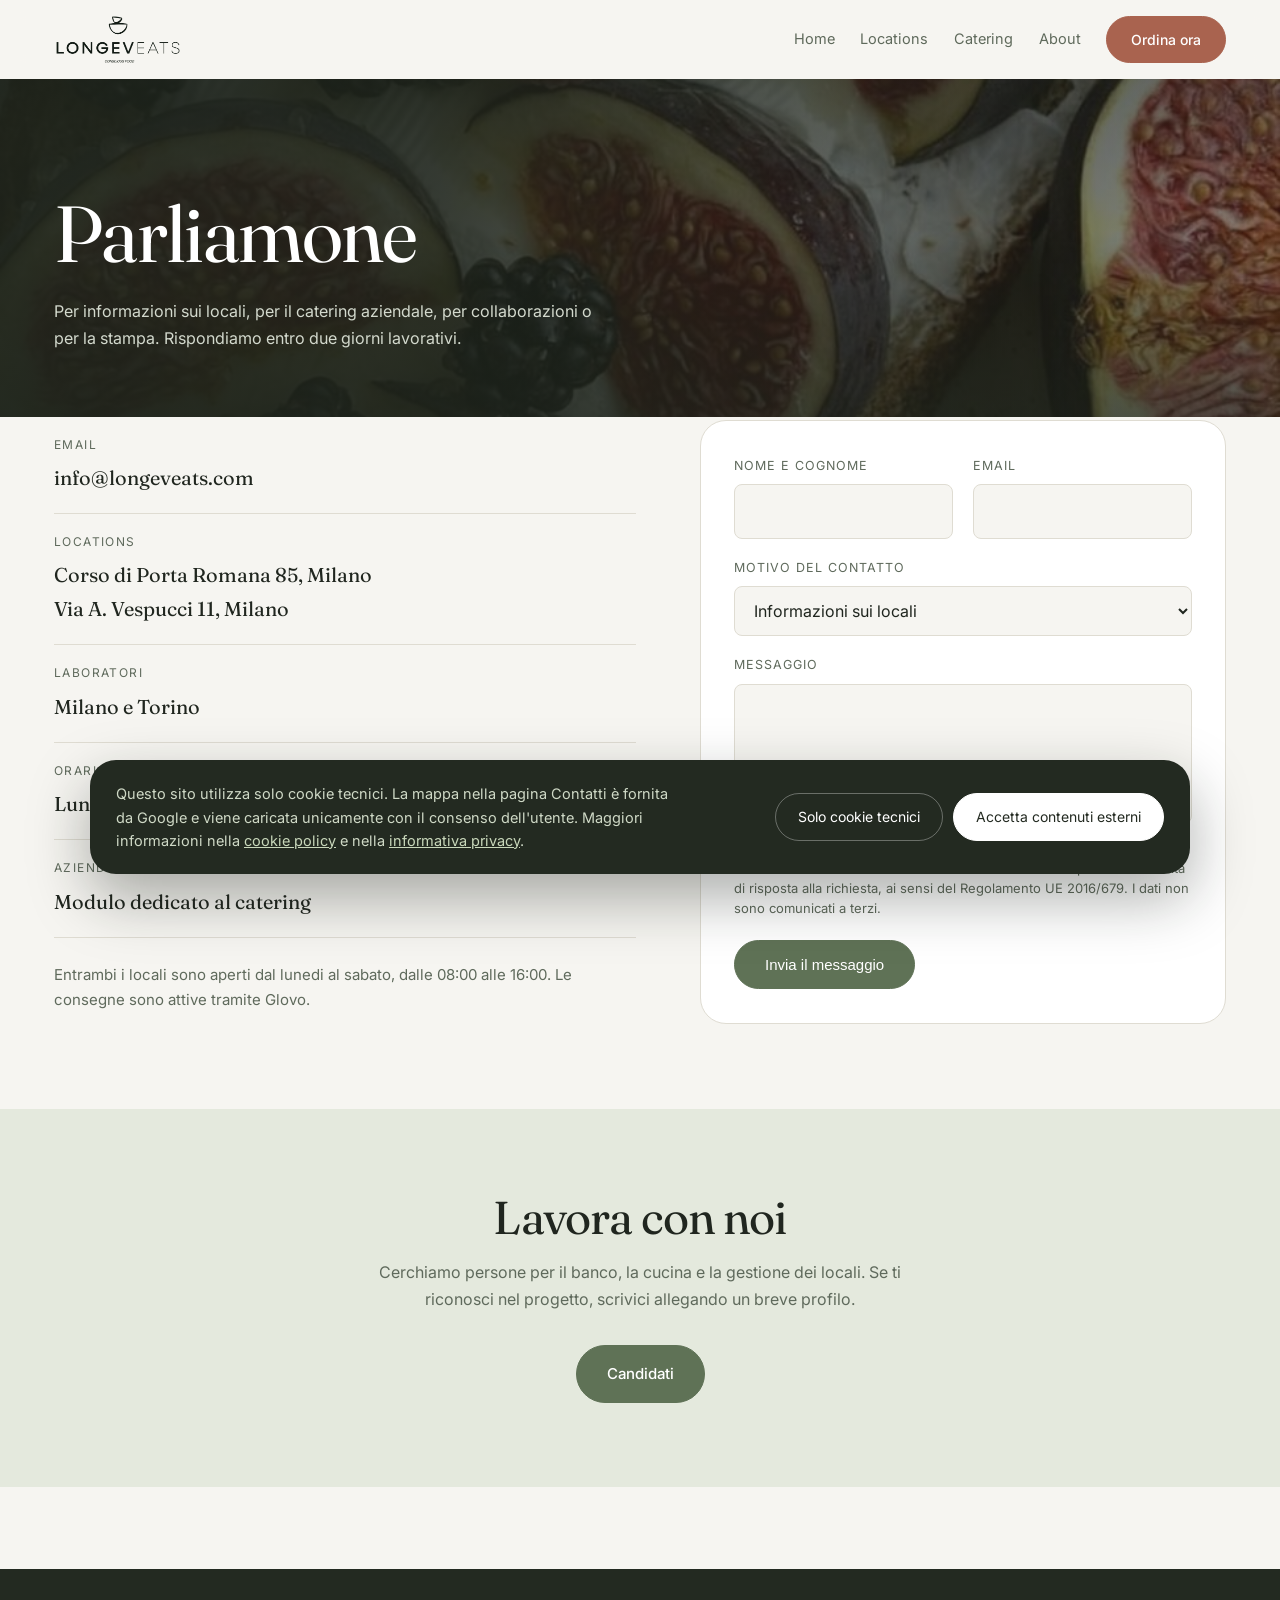
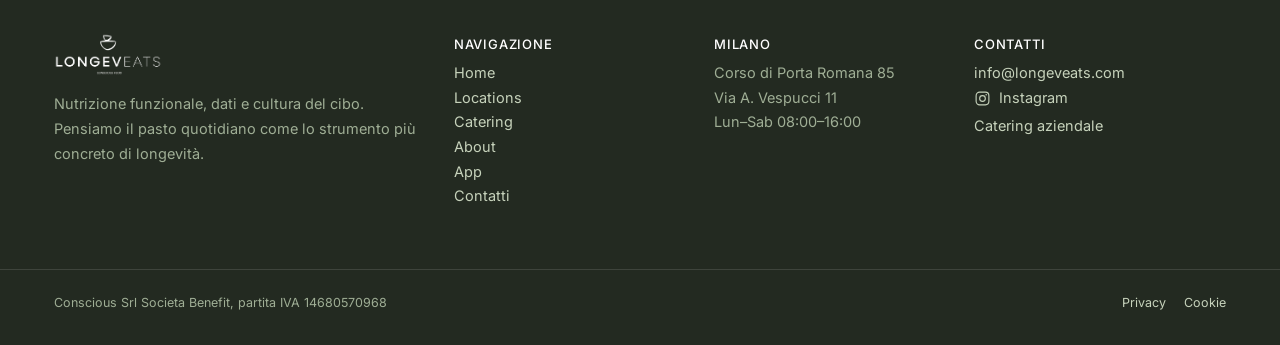
<file: contatti.html>
<!DOCTYPE html>
<html lang="it">
<head>
<meta charset="utf-8">
<meta name="viewport" content="width=device-width, initial-scale=1">
<title>Contatti, LONGEVEATS</title>
<meta name="description" content="Contatta LONGEVEATS: informazioni sui locali di Milano, catering aziendale, collaborazioni e stampa.">
<link rel="icon" type="image/png" href="img/favicon.png">
<link rel="apple-touch-icon" href="img/favicon.png">
<meta name="theme-color" content="#232a21">
<link rel="preconnect" href="https://fonts.googleapis.com">
<link rel="preconnect" href="https://fonts.gstatic.com" crossorigin>
<link href="https://fonts.googleapis.com/css2?family=Fraunces:ital,opsz,wght@0,9..144,300;0,9..144,400;1,9..144,300&family=Inter:wght@300;400;500;600&display=swap" rel="stylesheet">
<style>
:root{
  --bg:#f6f5f1;
  --bg-warm:#efece5;
  --panel:#ffffff;
  --ink:#20261f;
  --ink-soft:#5f6a5c;
  --line:#dfdcd2;
  --sage:#8a9b7e;
  --sage-deep:#5f7256;
  --sage-pale:#e4e9dd;
  --clay:#a9634f;
  --clay-pale:#f0e2dc;
  --dark:#232a21;
  --serif:"Fraunces",Georgia,serif;
  --sans:"Inter",system-ui,-apple-system,sans-serif;
  --gutter:clamp(22px,4.2vw,88px);
  --frame:1560px;
  --r-s:8px;
  --r-m:16px;
  --r-l:26px;
}
*{box-sizing:border-box}
html{scroll-behavior:smooth}
body{
  margin:0;background:var(--bg);color:var(--ink);
  font-family:var(--sans);font-size:clamp(15.5px,1.02vw,17.5px);line-height:1.7;
  -webkit-font-smoothing:antialiased;
}
img{max-width:100%;display:block}
a{color:inherit}
.wrap{width:100%;max-width:var(--frame);margin:0 auto;padding:0 var(--gutter)}
section{padding:clamp(60px,6.4vw,116px) 0}
section + section{padding-top:0}

/* ---------- tipografia ---------- */
h1,h2,h3{font-family:var(--serif);font-weight:400;letter-spacing:-.02em;margin:0}
h1{font-size:clamp(40px,6.2vw,96px);line-height:1}
.sec-title{font-size:clamp(28px,3.6vw,58px);line-height:1.06;margin-bottom:16px}
.lede{font-size:clamp(16px,1.26vw,21px);color:var(--ink-soft);max-width:54ch;margin:0}
.sec-lede{font-size:clamp(16px,1.14vw,19px);color:var(--ink-soft);max-width:56ch;margin:0 0 40px}
.eyebrow{font-size:12px;letter-spacing:.22em;text-transform:uppercase;color:var(--sage-deep);margin:0 0 18px;font-weight:500}

/* ---------- header ---------- */
.site-head{position:sticky;top:0;z-index:60;background:rgba(246,245,241,.88);backdrop-filter:blur(12px);transition:box-shadow .3s,background .3s}
.site-head.is-stuck{box-shadow:0 1px 0 var(--line)}
.head-in{max-width:var(--frame);margin:0 auto;padding:14px var(--gutter);display:flex;align-items:center;justify-content:space-between;gap:24px}
.logo{height:clamp(30px,3vw,42px);width:auto}
.nav{display:flex;gap:clamp(16px,2vw,34px);align-items:center}
.nav a{text-decoration:none;font-size:14.5px;color:var(--ink-soft);position:relative;padding:6px 0;white-space:nowrap}
.nav a::after{content:"";position:absolute;left:0;right:100%;bottom:0;height:1px;background:var(--sage-deep);transition:right .35s cubic-bezier(.2,.7,.3,1)}
.nav a:hover{color:var(--ink)}
.nav a:hover::after,.nav a[aria-current="page"]::after{right:0}
.nav a[aria-current="page"]{color:var(--ink)}
.nav .btn{padding:10px 20px;font-size:14px}
.nav .btn::after{display:none}
.nav-toggle{display:none;background:none;border:1px solid var(--line);border-radius:999px;padding:9px 16px;font:inherit;font-size:13.5px;cursor:pointer;color:var(--ink)}

/* ---------- bottoni ---------- */
.btn{display:inline-block;text-decoration:none;background:var(--sage-deep);color:#fff;padding:15px 30px;border-radius:999px;font-size:15px;font-weight:500;border:1px solid var(--sage-deep);cursor:pointer;transition:background .25s,transform .25s,border-color .25s}
.btn:hover{background:#4d5f45;border-color:#4d5f45;transform:translateY(-1px)}
.btn.ghost{background:transparent;color:var(--ink);border-color:var(--line)}
.btn.ghost:hover{background:var(--panel);border-color:var(--sage-deep)}
.btn.light{background:#fff;color:var(--dark);border-color:#fff}
.btn.light:hover{background:var(--sage-pale);border-color:var(--sage-pale)}
.btn-row{display:flex;gap:12px;flex-wrap:wrap;margin-top:32px}

/* ---------- hero ---------- */
.hero{position:relative;overflow:hidden;background:var(--dark);color:#fff;padding:clamp(90px,9vw,150px) 0 clamp(70px,7vw,120px);min-height:78vh;display:flex;align-items:center}
.hero .photo-bg{position:absolute;inset:0;background-size:cover;background-position:center 42%}
.hero .veil{position:absolute;inset:0;background:
  linear-gradient(92deg,rgba(29,35,27,.93) 0%,rgba(29,35,27,.86) 34%,rgba(29,35,27,.62) 62%,rgba(29,35,27,.42) 100%),
  linear-gradient(180deg,rgba(29,35,27,.4),rgba(29,35,27,.2) 45%,rgba(29,35,27,.6));}
.hero .wrap{position:relative;z-index:1}
.hero h1{color:#fff;max-width:15ch}
.hero h1 em{font-style:italic;color:#c9d8bb}
.hero .lede{color:#d3d9cd;margin-top:24px}
.hero .claim{font-size:12px;letter-spacing:.24em;text-transform:uppercase;color:#a9bb99;margin:0 0 22px}

/* ---------- fascia dati ---------- */
.stats{display:grid;grid-template-columns:repeat(4,minmax(0,1fr));border-top:1px solid rgba(255,255,255,.16);margin-top:clamp(44px,5vw,74px);position:relative;z-index:1}
.stat{padding:26px clamp(14px,2vw,32px) 0;border-left:1px solid rgba(255,255,255,.16)}
.stat:first-child{border-left:0;padding-left:0}
.stat b{display:block;font-family:var(--serif);font-weight:400;font-size:clamp(30px,3.6vw,56px);line-height:1;color:#fff;margin-bottom:8px}
.stat span{font-size:13px;color:#a9b7a0;line-height:1.45;display:block}
@media (max-width:760px){.stats{grid-template-columns:1fr 1fr;gap:18px 0}.stat{border-left:0;padding-left:0}}

/* ---------- pilastri ---------- */
.pillars{display:grid;grid-template-columns:repeat(auto-fit,minmax(240px,1fr));gap:clamp(16px,1.8vw,26px)}
.pillar{background:var(--panel);border:1px solid var(--line);border-radius:var(--r-l);overflow:hidden;text-decoration:none;color:inherit;display:flex;flex-direction:column;transition:transform .35s cubic-bezier(.2,.7,.3,1),box-shadow .35s,border-color .35s}
.pillar:hover{transform:translateY(-5px);border-color:var(--sage);box-shadow:0 22px 44px rgba(32,38,31,.1)}
.pillar .ph{aspect-ratio:4/3;overflow:hidden;background:var(--bg-warm)}
.pillar .ph img{width:100%;height:100%;object-fit:cover;transition:transform 1.2s cubic-bezier(.2,.7,.3,1)}
.pillar:hover .ph img{transform:scale(1.05)}
.pillar .tx{padding:26px 26px 30px;display:flex;flex-direction:column;flex:1}
.pillar h3{font-size:clamp(21px,1.7vw,27px);margin-bottom:8px}
.pillar p{color:var(--ink-soft);font-size:15px;margin:0 0 18px}
.pillar .go{margin-top:auto;font-size:13.5px;color:var(--sage-deep);letter-spacing:.02em}

/* ---------- split ---------- */
.split{display:grid;grid-template-columns:1fr 1fr;align-items:center;gap:clamp(32px,5vw,80px)}
.split.tight{grid-template-columns:1.05fr .95fr}
.figure{border-radius:var(--r-l);overflow:hidden;background:var(--bg-warm)}
.figure img{width:100%;height:100%;object-fit:cover;aspect-ratio:4/5}
.figure.wide img{aspect-ratio:4/3}
@media (max-width:900px){.split{grid-template-columns:1fr}}

/* ---------- fasce ---------- */
.band{background:var(--bg-warm)}
.band-sage{background:var(--sage-pale)}
.band-dark{background:var(--dark);color:#fff}
.band-dark .sec-title{color:#fff}
.band-dark .sec-lede,.band-dark p{color:#a9b7a0}
.band,.band-sage,.band-dark{padding:clamp(60px,6.6vw,120px) 0;margin-top:clamp(60px,6.4vw,116px)}
section + .band,section + .band-sage,section + .band-dark{margin-top:0}

/* ---------- score ---------- */
.score-grid{display:grid;grid-template-columns:repeat(auto-fit,minmax(210px,1fr));gap:clamp(16px,1.8vw,24px);margin-top:44px}
.score-card{background:var(--panel);border:1px solid var(--line);border-radius:var(--r-m);padding:26px 24px}
.score-card .n{font-family:var(--serif);font-size:15px;color:var(--sage-deep);display:block;margin-bottom:12px;letter-spacing:.06em}
.score-card h3{font-size:19px;margin-bottom:8px}
.score-card p{margin:0;font-size:14.5px;color:var(--ink-soft)}
.band-dark .score-card{background:rgba(255,255,255,.05);border-color:rgba(255,255,255,.14)}
.band-dark .score-card h3{color:#fff}
.band-dark .score-card p{color:#a9b7a0}
.band-dark .score-card .n{color:#c9d8bb}

/* ---------- elenco numerato ---------- */
.steps{border-top:1px solid var(--line);margin-top:40px}
.step{display:grid;grid-template-columns:64px 1fr;gap:clamp(16px,2vw,40px);padding:30px 0;border-bottom:1px solid var(--line);align-items:start}
.step .n{font-family:var(--serif);font-size:clamp(26px,2.4vw,38px);color:var(--sage);line-height:1}
.step h3{font-size:clamp(20px,1.7vw,26px);margin-bottom:6px}
.step p{margin:0;color:var(--ink-soft)}

/* ---------- sedi ---------- */
.places{display:grid;grid-template-columns:repeat(auto-fit,minmax(280px,1fr));gap:clamp(18px,2vw,28px)}
.place{background:var(--panel);border:1px solid var(--line);border-radius:var(--r-l);overflow:hidden}
.place .ph{aspect-ratio:3/2;overflow:hidden}
.place .ph img{width:100%;height:100%;object-fit:cover}
.place .tx{padding:26px}
.place h3{font-size:23px;margin-bottom:6px}
.place .status{display:inline-block;font-size:11.5px;letter-spacing:.12em;text-transform:uppercase;background:var(--sage-pale);color:var(--sage-deep);padding:5px 12px;border-radius:999px;margin-bottom:14px}
.place .status.soon{background:var(--clay-pale);color:var(--clay)}
.place p{margin:0;color:var(--ink-soft);font-size:15px}

/* ---------- pastiglie ---------- */
.tags{display:flex;flex-wrap:wrap;gap:10px;margin-top:26px}
.tag{border:1px solid var(--line);background:var(--panel);border-radius:999px;padding:9px 18px;font-size:13.5px;color:var(--ink-soft)}
.band-dark .tag{background:rgba(255,255,255,.06);border-color:rgba(255,255,255,.16);color:#c4cfba}

/* ---------- prose ---------- */
.prose{max-width:none}
.prose h2{font-family:var(--serif);font-size:clamp(24px,2.4vw,38px);margin:44px 0 14px}
.prose p{margin:0 0 18px;color:var(--ink-soft)}
.prose ul{color:var(--ink-soft);padding-left:20px;margin:0 0 18px}
.prose li{margin-bottom:9px}
.note{background:var(--panel);border:1px solid var(--line);border-left:3px solid var(--sage);border-radius:var(--r-m);padding:22px 26px;margin:26px 0;font-size:15.5px;color:var(--ink-soft)}
.note b{display:block;color:var(--ink);font-size:13px;letter-spacing:.1em;text-transform:uppercase;margin-bottom:6px}

/* ---------- moduli ---------- */
.form{background:var(--panel);border:1px solid var(--line);border-radius:var(--r-l);padding:clamp(26px,2.6vw,44px)}
.form-grid{display:grid;grid-template-columns:1fr 1fr;gap:0 20px}
.field{margin-bottom:18px}
.field.full{grid-column:1 / -1}
.field label{display:block;font-size:12.5px;letter-spacing:.08em;text-transform:uppercase;color:var(--ink-soft);margin-bottom:8px}
.field input,.field textarea,.field select{width:100%;border:1px solid var(--line);border-radius:var(--r-s);padding:13px 15px;font:inherit;font-size:16px;color:var(--ink);background:var(--bg)}
.field input:focus,.field textarea:focus,.field select:focus{outline:2px solid var(--sage);outline-offset:1px;border-color:var(--sage)}
.field textarea{min-height:140px;resize:vertical}
.privacy{font-size:13px;color:var(--ink-soft);margin:8px 0 22px;line-height:1.55}
@media (max-width:700px){.form-grid{grid-template-columns:1fr}}

/* ---------- lista contatti ---------- */
.dl{margin:0}
.dl div{padding:18px 0;border-bottom:1px solid var(--line)}
.dl dt{font-size:12px;letter-spacing:.12em;text-transform:uppercase;color:var(--ink-soft);margin-bottom:6px}
.dl dd{margin:0;font-size:20px;font-family:var(--serif)}
.dl dd a{text-decoration:none}
.dl dd a:hover{color:var(--sage-deep)}

/* ---------- nastro ---------- */
.marquee{overflow:hidden;position:relative;width:100%}
.marquee-track{display:flex;gap:24px;width:max-content;animation:slide 46s linear infinite}
.marquee:hover .marquee-track,.marquee:focus-within .marquee-track{animation-play-state:paused}
@keyframes slide{from{transform:translateX(0)}to{transform:translateX(calc(-50% - 12px))}}
.marquee .pillar{flex:0 0 clamp(260px,24vw,380px)}

/* ---------- reveal ---------- */
.reveal{opacity:0;transform:translateY(18px);transition:opacity .8s ease,transform .8s cubic-bezier(.2,.7,.3,1)}
.reveal.in{opacity:1;transform:none}
.reveal[data-delay="1"]{transition-delay:.09s}
.reveal[data-delay="2"]{transition-delay:.18s}
.reveal[data-delay="3"]{transition-delay:.27s}

/* ---------- footer ---------- */
.site-foot{background:var(--dark);color:#9fae95;padding:clamp(54px,5vw,84px) 0 32px;font-size:14.5px;margin-top:clamp(60px,6.4vw,116px)}
section + .site-foot,.band + .site-foot,.band-dark + .site-foot,.band-sage + .site-foot{margin-top:0}
.foot-in{display:grid;grid-template-columns:1.3fr .8fr .8fr .9fr;gap:36px}
.site-foot a{color:#c6d2bb;text-decoration:none}
.site-foot a:hover{color:#fff;text-decoration:underline}
.site-foot .logo{height:34px;margin-bottom:16px}
.site-foot strong{color:#fff;font-weight:500;display:block;margin-bottom:6px;font-size:13px;letter-spacing:.06em}
.site-foot p{margin:0 0 16px}
.foot-bot{margin-top:44px;padding-top:22px;border-top:1px solid rgba(255,255,255,.12);display:flex;justify-content:space-between;gap:18px;flex-wrap:wrap;font-size:12.5px}
.foot-links{display:flex;gap:18px;flex-wrap:wrap}
@media (max-width:900px){.foot-in{grid-template-columns:1fr 1fr}}

/* ---------- banner cookie ---------- */
.cbanner{position:fixed;left:clamp(14px,3vw,30px);right:clamp(14px,3vw,30px);bottom:clamp(14px,3vw,26px);z-index:200;background:var(--dark);color:#cfd9c6;border-radius:var(--r-l);box-shadow:0 24px 60px rgba(20,26,19,.35);padding:22px 26px;display:none;gap:20px;align-items:center;justify-content:space-between;flex-wrap:wrap;max-width:1100px;margin:0 auto;font-size:14.5px}
.cbanner.show{display:flex}
.cbanner p{margin:0;max-width:62ch;line-height:1.6}
.cbanner a{color:#c9d8bb}
.cbanner .actions{display:flex;gap:10px;flex-wrap:wrap}
.cbanner button{border-radius:999px;padding:11px 22px;font:inherit;font-size:14px;cursor:pointer;border:1px solid rgba(255,255,255,.32);background:transparent;color:#fff}
.cbanner button.primary{background:#fff;color:var(--dark);border-color:#fff}

/* ---------- responsive ---------- */
@media (max-width:900px){
  .nav{position:fixed;inset:62px 0 auto 0;background:var(--bg);flex-direction:column;align-items:flex-start;gap:0;padding:10px var(--gutter) 22px;box-shadow:0 12px 30px rgba(32,38,31,.1);display:none}
  .nav.open{display:flex}
  .nav a{padding:13px 0;width:100%;font-size:17px}
  .nav .btn{margin-top:10px}
  .nav-toggle{display:block}
  .hero{min-height:0}
  .hero .veil{background:linear-gradient(180deg,rgba(29,35,27,.86),rgba(29,35,27,.92))}
}
@media (prefers-reduced-motion:reduce){
  *{animation:none!important;transition:none!important}
  .reveal{opacity:1;transform:none}
}
:focus-visible{outline:2px solid var(--sage-deep);outline-offset:3px}

/* ============================================================
   LIVELLO DINAMICO, linguaggio da catena food
   ============================================================ */

/* --- hero: parola che ruota --- */
.rotator{display:inline-grid;vertical-align:bottom;text-align:left}
.rotator span{grid-area:1/1;opacity:0;transform:translateY(.35em);animation:rot 12s infinite;color:#c9d8bb;font-style:italic}
.rotator span:nth-child(1){animation-delay:0s}
.rotator span:nth-child(2){animation-delay:3s}
.rotator span:nth-child(3){animation-delay:6s}
.rotator span:nth-child(4){animation-delay:9s}
@keyframes rot{
  0%{opacity:0;transform:translateY(.35em)}
  4%,22%{opacity:1;transform:none}
  27%,100%{opacity:0;transform:translateY(-.3em)}
}

/* --- nastro scorrevole di parole --- */
.ticker{background:var(--sage-deep);color:#eef3e8;overflow:hidden;padding:14px 0;margin-top:0}
.ticker-track{display:flex;gap:0;width:max-content;animation:tick 34s linear infinite}
.ticker:hover .ticker-track{animation-play-state:paused}
.ticker span{font-size:13.5px;letter-spacing:.16em;text-transform:uppercase;padding:0 26px;white-space:nowrap;display:flex;align-items:center;gap:26px}
.ticker span::after{content:"";width:7px;height:7px;border-radius:50%;background:rgba(255,255,255,.5)}
@keyframes tick{from{transform:translateX(0)}to{transform:translateX(-50%)}}

/* --- bento --- */
.bento{display:grid;grid-template-columns:repeat(4,1fr);grid-auto-rows:minmax(190px,auto);gap:clamp(12px,1.4vw,20px)}
.cell{position:relative;border-radius:var(--r-l);overflow:hidden;background:var(--panel);border:1px solid var(--line);text-decoration:none;color:inherit;display:flex;flex-direction:column;justify-content:flex-end;padding:26px;transition:transform .4s cubic-bezier(.2,.7,.3,1),box-shadow .4s}
.cell:hover{transform:translateY(-6px);box-shadow:0 26px 50px rgba(32,38,31,.14)}
.cell.big{grid-column:span 2;grid-row:span 2}
.cell.wide{grid-column:span 2}
.cell.photo{border:0;color:#fff;min-height:230px}
.cell.photo img{position:absolute;inset:0;width:100%;height:100%;object-fit:cover;z-index:0;transition:transform 1.4s cubic-bezier(.2,.7,.3,1)}
.cell.photo:hover img{transform:scale(1.07)}
.cell.photo::after{content:"";position:absolute;inset:0;z-index:1;background:linear-gradient(180deg,rgba(28,34,26,0) 34%,rgba(28,34,26,.82) 100%)}
.cell.photo > *{position:relative;z-index:2}
.cell.sage{background:var(--sage-pale);border-color:transparent}
.cell.clay{background:var(--clay-pale);border-color:transparent}
.cell.dark{background:var(--dark);border-color:transparent;color:#fff}
.cell h3{font-size:clamp(20px,1.8vw,30px);margin-bottom:8px}
.cell p{margin:0;font-size:14.5px;color:var(--ink-soft)}
.cell.photo p,.cell.dark p{color:rgba(255,255,255,.82)}
.cell .kicker{font-size:11.5px;letter-spacing:.18em;text-transform:uppercase;margin-bottom:auto;padding-bottom:22px;color:var(--sage-deep)}
.cell.photo .kicker,.cell.dark .kicker{color:#c9d8bb}
.cell .big-n{font-family:var(--serif);font-size:clamp(46px,5vw,86px);line-height:.9;margin-bottom:auto}
.cell.dark .big-n{color:#c9d8bb}
@media (max-width:900px){
  .bento{grid-template-columns:repeat(2,1fr)}
  .cell.big{grid-column:span 2;grid-row:span 1;min-height:280px}
}
@media (max-width:560px){
  .bento{grid-template-columns:1fr}
  .cell.big,.cell.wide{grid-column:span 1}
}

/* --- costruttore di piatto --- */
.builder{background:var(--panel);border:1px solid var(--line);border-radius:var(--r-l);overflow:hidden;display:grid;grid-template-columns:1.05fr .95fr}
.builder .side{position:relative;min-height:340px;background:var(--bg-warm)}
.builder .side img{position:absolute;inset:0;width:100%;height:100%;object-fit:cover}
.builder .panel{padding:clamp(26px,2.6vw,44px)}
.builder h3{font-size:clamp(22px,2vw,32px);margin-bottom:6px}
.builder .sub{color:var(--ink-soft);font-size:15px;margin:0 0 22px}
.brow{margin-bottom:20px}
.brow .lbl{font-size:11.5px;letter-spacing:.16em;text-transform:uppercase;color:var(--sage-deep);margin-bottom:10px;display:block}
.chips{display:flex;flex-wrap:wrap;gap:8px}
.chip{border:1px solid var(--line);background:var(--bg);border-radius:999px;padding:10px 18px;font:inherit;font-size:14px;color:var(--ink-soft);cursor:pointer;transition:all .22s}
.chip:hover{border-color:var(--sage)}
.chip[aria-pressed="true"]{background:var(--sage-deep);border-color:var(--sage-deep);color:#fff}
.meter{margin-top:26px;padding-top:22px;border-top:1px solid var(--line)}
.meter .top{display:flex;justify-content:space-between;align-items:baseline;margin-bottom:10px}
.meter .top b{font-family:var(--serif);font-size:34px;font-weight:400;line-height:1}
.meter .top span{font-size:12px;letter-spacing:.14em;text-transform:uppercase;color:var(--ink-soft)}
.bar{height:8px;border-radius:999px;background:var(--bg-warm);overflow:hidden}
.bar i{display:block;height:100%;width:0;border-radius:999px;background:linear-gradient(90deg,var(--sage),var(--sage-deep));transition:width .6s cubic-bezier(.2,.7,.3,1)}
.meter p{margin:14px 0 0;font-size:14px;color:var(--ink-soft);min-height:42px}
@media (max-width:820px){.builder{grid-template-columns:1fr}.builder .side{min-height:220px}}

/* --- fascia locali --- */
.shopstrip{display:grid;grid-template-columns:repeat(auto-fit,minmax(300px,1fr));gap:clamp(14px,1.6vw,24px)}
.shop{position:relative;border-radius:var(--r-l);overflow:hidden;min-height:clamp(300px,32vw,420px);display:flex;flex-direction:column;justify-content:flex-end;padding:30px;color:#fff;text-decoration:none}
.shop img{position:absolute;inset:0;width:100%;height:100%;object-fit:cover;transition:transform 1.4s cubic-bezier(.2,.7,.3,1)}
.shop:hover img{transform:scale(1.06)}
.shop::after{content:"";position:absolute;inset:0;background:linear-gradient(180deg,rgba(28,34,26,.1) 30%,rgba(28,34,26,.85))}
.shop > *{position:relative;z-index:1}
.shop h3{font-size:clamp(24px,2.2vw,34px);color:#fff;margin-bottom:6px}
.shop p{margin:0;color:rgba(255,255,255,.85);font-size:14.5px}
.shop .pin{display:inline-flex;align-items:center;gap:8px;font-size:11.5px;letter-spacing:.16em;text-transform:uppercase;color:#c9d8bb;margin-bottom:auto}

/* --- barra azione mobile --- */
.actionbar{position:fixed;left:12px;right:12px;bottom:12px;z-index:80;display:none;gap:10px}
.actionbar a{flex:1;text-align:center;padding:15px 10px;border-radius:999px;font-size:14.5px;font-weight:500;text-decoration:none;box-shadow:0 10px 30px rgba(32,38,31,.22)}
.actionbar .a1{background:var(--sage-deep);color:#fff}
.actionbar .a2{background:#fff;color:var(--ink);border:1px solid var(--line)}
@media (max-width:700px){
  .actionbar{display:flex}
  body{padding-bottom:76px}
  .cbanner{bottom:84px}
}

/* --- dettagli --- */
.sec-head{display:flex;align-items:flex-end;justify-content:space-between;gap:24px;flex-wrap:wrap;margin-bottom:34px}
.sec-head .sec-title{margin-bottom:0}
.link-more{font-size:14.5px;color:var(--sage-deep);text-decoration:none;border-bottom:1px solid currentColor;padding-bottom:2px;white-space:nowrap}
.hero h1{text-wrap:balance}

/* ============================================================
   TESTATA DI APERTURA, riconoscibilita immediata
   ============================================================ */
.opener{background:var(--bg);padding:0;overflow:hidden}
.opener-in{display:grid;grid-template-columns:minmax(0,1.02fr) minmax(0,.98fr);align-items:stretch;min-height:min(82vh,760px)}
.opener .txt{display:flex;flex-direction:column;justify-content:center;padding:clamp(40px,5vw,84px) clamp(28px,4vw,72px) clamp(40px,5vw,84px) var(--gutter)}
.opener .kick{display:inline-flex;align-items:center;gap:10px;font-size:11.5px;letter-spacing:.2em;text-transform:uppercase;color:var(--sage-deep);margin:0 0 22px}
.opener .kick::before{content:"";width:26px;height:1px;background:var(--sage-deep)}
.opener h1{font-size:clamp(38px,5.1vw,86px);line-height:1.02;margin-bottom:20px}
.opener h1 em{font-style:italic;color:var(--sage-deep)}
.opener .lede{font-size:clamp(16px,1.22vw,20px);max-width:44ch}
.opener .facts{display:flex;flex-wrap:wrap;gap:10px 28px;margin-top:30px;font-size:14px;color:var(--ink-soft)}
.opener .facts b{color:var(--ink);font-weight:500}
.opener .media{position:relative;display:grid;grid-template-columns:1fr 1fr;grid-template-rows:1fr 1fr;gap:clamp(8px,.9vw,14px);padding:clamp(14px,1.6vw,26px) var(--gutter) clamp(14px,1.6vw,26px) 0}
.opener .media figure{margin:0;position:relative;overflow:hidden;border-radius:var(--r-l);background:var(--bg-warm)}
.opener .media figure:first-child{grid-row:span 2}
.opener .media img{width:100%;height:100%;object-fit:cover;transition:transform 1.6s cubic-bezier(.2,.7,.3,1)}
.opener .media figure:hover img{transform:scale(1.06)}
.opener .media .badge{position:absolute;left:14px;bottom:14px;background:rgba(255,255,255,.94);border-radius:999px;padding:7px 15px;font-size:11.5px;letter-spacing:.12em;text-transform:uppercase;color:var(--ink)}
@media (max-width:960px){
  .opener-in{grid-template-columns:1fr;min-height:0}
  .opener .txt{padding:clamp(46px,8vw,70px) var(--gutter) 30px}
  .opener .media{padding:0 var(--gutter) clamp(30px,5vw,44px);grid-template-rows:200px 200px}
  .opener .media figure:first-child{grid-row:span 1;grid-column:span 2}
}

/* pulsante ordina, in evidenza */
.btn.order,.actionbar .a1{background:var(--clay);border-color:var(--clay);color:#fff}
.btn.order:hover{background:#95563f;border-color:#95563f}
.nav .btn.order{padding:11px 24px}

/* il nastro non si ferma mai */
.ticker:hover .ticker-track{animation-play-state:running}

/* proporzioni su schermi molto larghi */
@media (min-width:1900px){
  :root{--frame:1720px}
  .opener-in{min-height:min(76vh,820px)}
}

/* ============================================================
   RIFINITURE, logo, mappe, mobile
   ============================================================ */

/* --- logo piu grande e a filo sinistro --- */
.head-in{padding-left:var(--gutter);padding-right:var(--gutter)}
.logo{height:clamp(38px,4vw,62px)}
.site-foot .logo{height:clamp(40px,3.4vw,54px)}
.site-foot .ig{display:inline-flex;align-items:center;gap:8px}
.site-foot .ig svg{flex:0 0 17px}

/* --- doppia mappa --- */
.maps{display:grid;grid-template-columns:1fr 1fr;gap:clamp(14px,1.8vw,26px)}
.mapcard .mapframe{position:relative;aspect-ratio:4/3;border-radius:var(--r-l);overflow:hidden;background:var(--sage-pale);border:1px solid var(--line)}
.mapcard .mapframe iframe{width:100%;height:100%;border:0;display:block}
.mapcard .map-cta{position:absolute;inset:0;display:flex;flex-direction:column;align-items:center;justify-content:center;gap:8px;border:0;background:var(--sage-pale);cursor:pointer;font:inherit;color:var(--ink);width:100%}
.mapcard .map-cta strong{font-family:var(--serif);font-size:clamp(20px,2vw,28px);font-weight:400}
.mapcard .map-cta span{font-size:13.5px;color:var(--ink-soft)}
.mapcard p{margin:16px 0 0;font-size:15px;color:var(--ink-soft);line-height:1.6}
.mapcard p b{color:var(--ink);font-weight:500}
@media (max-width:760px){.maps{grid-template-columns:1fr}}

/* --- spaziature dei blocchi senza sopratitolo --- */
.sec-head{margin-bottom:clamp(22px,2.4vw,34px)}
.sec-head .sec-title{margin-bottom:0}

/* ============================================================
   MOBILE, proporzioni e leggibilita
   ============================================================ */
@media (max-width:760px){
  :root{--gutter:20px}
  body{font-size:16px;padding-bottom:0}
  section{padding:44px 0}
  .band,.band-sage,.band-dark{padding:48px 0;margin-top:48px}
  .site-foot{margin-top:48px;padding-top:44px}
  .sec-title{font-size:clamp(26px,7.4vw,34px);line-height:1.1}
  .sec-lede{font-size:16px;margin-bottom:26px}

  /* testata */
  .opener .txt{padding:38px var(--gutter) 26px}
  .opener h1{font-size:clamp(32px,8.6vw,42px);line-height:1.08}
  .opener .lede{font-size:16.5px;max-width:none}
  .opener .btn-row{margin-top:24px;gap:10px}
  .opener .btn-row .btn{flex:1 1 auto;text-align:center;padding:15px 18px}
  .opener .facts{gap:6px 18px;margin-top:22px;font-size:13.5px}
  .opener .media{grid-template-rows:170px 170px;gap:10px;padding:0 var(--gutter) 34px}
  .opener .media .badge{left:10px;bottom:10px;padding:6px 12px;font-size:10.5px}

  /* nastro */
  .ticker{padding:11px 0}
  .ticker span{font-size:11.5px;letter-spacing:.12em;padding:0 16px;gap:16px}

  /* griglia bento */
  .bento{gap:12px}
  .cell{padding:22px;min-height:0}
  .cell.big{min-height:240px}
  .cell.photo{min-height:200px}
  .cell h3{font-size:22px}
  .cell .big-n{font-size:52px;margin-bottom:14px}

  /* costruttore */
  .builder{border-radius:var(--r-m)}
  .builder .side{min-height:180px}
  .builder .panel{padding:24px 20px}
  .chip{padding:11px 16px;font-size:14px}
  .chips{gap:8px}
  .meter .top b{font-size:30px}

  /* locali */
  .shop{min-height:260px;padding:22px}
  .shopstrip{gap:12px}

  /* moduli e liste */
  .form{padding:22px 18px;border-radius:var(--r-m)}
  .form-grid{grid-template-columns:1fr;gap:0}
  .field{margin-bottom:16px}
  .field input,.field textarea,.field select{padding:14px;font-size:16px}
  .field textarea{min-height:120px}
  .split,.split.tight{gap:28px}
  .figure img{aspect-ratio:4/3}
  .dl dd{font-size:18px}
  .steps{margin-top:26px}
  .step{grid-template-columns:1fr;gap:6px;padding:22px 0}
  .step .n{font-size:22px}
  .score-grid{gap:12px;margin-top:26px}
  .score-card{padding:22px 20px}
  .btn{padding:14px 24px;font-size:15px}
  .btn-row{gap:10px}
  .tags{gap:8px}
  .tag{padding:8px 15px;font-size:13px}
  .foot-in{grid-template-columns:1fr;gap:26px}
  .cbanner{bottom:14px;padding:18px 18px;gap:14px;font-size:13.5px}
  .cbanner .actions{width:100%}
  .cbanner button{flex:1;padding:12px 14px;font-size:13.5px}
}
@media (max-width:400px){
  .opener h1{font-size:30px}
  .opener .btn-row{flex-direction:column}
  .opener .btn-row .btn{width:100%}
}

/* ============================================================
   TESTATA MOBILE, immagine a piena pagina
   ============================================================ */
@media (max-width:760px){
  .opener{position:relative;background:var(--dark);min-height:88svh;display:flex;align-items:flex-end}
  .opener::before{
    content:"";position:absolute;inset:0;z-index:0;
    background-image:url('img/bowl.jpg');background-size:cover;background-position:center 45%;
    animation:kb 18s ease-out forwards;
  }
  .opener::after{
    content:"";position:absolute;inset:0;z-index:1;
    background:linear-gradient(180deg,rgba(26,32,24,.55) 0%,rgba(26,32,24,.28) 38%,rgba(26,32,24,.86) 100%);
  }
  @keyframes kb{from{transform:scale(1)}to{transform:scale(1.09)}}
  .opener-in{position:relative;z-index:2;grid-template-columns:1fr;min-height:0;width:100%}
  .opener .media{display:none}
  .opener .lede{display:none}
  .opener .txt{padding:0 var(--gutter) 40px;justify-content:flex-end}
  .opener h1{color:#fff;font-size:clamp(34px,9.6vw,46px);line-height:1.04;margin-bottom:24px;text-shadow:0 2px 24px rgba(20,26,19,.45)}
  .opener h1 em{color:#c9d8bb}
  .opener .btn-row{margin-top:0;gap:10px;flex-direction:row}
  .opener .btn-row .btn{flex:1;text-align:center;padding:16px 14px}
  .opener .btn-row .btn.ghost{background:rgba(255,255,255,.14);color:#fff;border-color:rgba(255,255,255,.45);backdrop-filter:blur(6px)}
  .opener .facts{margin-top:22px;gap:4px 16px;font-size:13px;color:rgba(255,255,255,.82)}
  .opener .facts b{color:#fff;font-weight:500}
}
@media (max-width:400px){
  .opener .btn-row{flex-direction:row}
  .opener .btn-row .btn{width:auto}
}
@media (max-width:760px) and (prefers-reduced-motion:reduce){
  .opener::before{animation:none}
}

/* correzione: le colonne affiancate devono impilarsi anche con .tight */
@media (max-width:900px){
  .split,.split.tight{grid-template-columns:minmax(0,1fr)!important}
  .split > *{min-width:0}
  .form{width:100%}
}
/* sopratitolo leggibile sopra la fotografia, solo su mobile */
@media (max-width:760px){
  .opener .kick{color:rgba(255,255,255,.9)}
  .opener .kick::before{background:rgba(255,255,255,.7)}
}

</style>
</head>
<body>

<header class="site-head">
  <div class="head-in">
    <a href="index.html" aria-label="LONGEVEATS, home"><img class="logo" src="img/logo.png" alt="LONGEVEATS, conscious food"></a>
    <button class="nav-toggle" aria-expanded="false" aria-controls="nav">Menu</button>
    <nav class="nav" id="nav">
      <a href="index.html">Home</a>
      <a href="locali.html">Locations</a>
      <a href="aziende.html">Catering</a>
      <a href="metodo.html">About</a>
      <a class="btn order" href="https://glovoapp.com" target="_blank" rel="noopener">Ordina ora</a>
    </nav>
  </div>
</header>

<main>



  <section class="hero" style="min-height:0;padding-bottom:clamp(50px,5vw,90px)">
    <div class="photo-bg" style="background-image:url('img/fichi.jpg')"></div>
    <div class="veil"></div>
    <div class="wrap">
      <h1>Parliamone</h1>
      <p class="lede">Per informazioni sui locali, per il catering aziendale, per collaborazioni o per la stampa. Rispondiamo entro due giorni lavorativi.</p>
    </div>
  </section>

  <section>
    <div class="wrap split tight">
      <div class="reveal">
        <dl class="dl">
          <div>
            <dt>Email</dt>
            <dd><a class="mailto" data-u="info" data-d="longeveats.com" href="contatti.html">scrivici</a></dd>
          </div>
          <div>
            <dt>Locations</dt>
            <dd>Corso di Porta Romana 85, Milano<br>Via A. Vespucci 11, Milano</dd>
          </div>
          <div>
            <dt>Laboratori</dt>
            <dd>Milano e Torino</dd>
          </div>
          <div>
            <dt>Orari</dt>
            <dd>Lun&ndash;Sab 08:00&ndash;16:00</dd>
          </div>
          <div>
            <dt>Aziende</dt>
            <dd><a href="aziende.html">Modulo dedicato al catering</a></dd>
          </div>
        </dl>
        <p style="color:var(--ink-soft);margin-top:24px;font-size:15px">Entrambi i locali sono aperti dal lunedi al sabato, dalle 08:00 alle 16:00. Le consegne sono attive tramite Glovo.</p>
      </div>
      <form class="form reveal" data-delay="1" action="https://formsubmit.co/info@longeveats.com" method="POST">
        <input type="hidden" name="_subject" value="Nuovo messaggio dal sito LONGEVEATS">
        <input type="hidden" name="_captcha" value="true">
        <input type="hidden" name="_template" value="table">
        <input type="text" name="_honey" style="display:none">
        <div class="form-grid">
          <div class="field"><label for="c-nome">Nome e cognome</label><input id="c-nome" name="Nome" type="text" required autocomplete="name"></div>
          <div class="field"><label for="c-email">Email</label><input id="c-email" name="Email" type="email" required autocomplete="email"></div>
          <div class="field full"><label for="c-mot">Motivo del contatto</label>
            <select id="c-mot" name="Motivo">
              <option>Informazioni sui locali</option>
              <option>Catering aziendale</option>
              <option>Collaborazioni e ambassador</option>
              <option>Stampa</option>
              <option>Lavora con noi</option>
              <option>Altro</option>
            </select>
          </div>
          <div class="field full"><label for="c-msg">Messaggio</label><textarea id="c-msg" name="Messaggio" required></textarea></div>
        </div>
        <p class="privacy">Inviando il modulo si acconsente al trattamento dei dati per la sola finalita di risposta alla richiesta, ai sensi del Regolamento UE 2016/679. I dati non sono comunicati a terzi.</p>
        <button class="btn" type="submit">Invia il messaggio</button>
      </form>
    </div>
  </section>

  <div class="band-sage">
    <div class="wrap" style="text-align:center;max-width:760px">
      <h2 class="sec-title reveal">Lavora con noi</h2>
      <p class="sec-lede reveal" style="margin:0 auto 30px">Cerchiamo persone per il banco, la cucina e la gestione dei locali. Se ti riconosci nel progetto, scrivici allegando un breve profilo.</p>
      <div class="btn-row reveal" style="justify-content:center"><a class="btn" href="#top" onclick="document.getElementById('c-mot').value='Lavora con noi';document.getElementById('c-nome').focus();return false;">Candidati</a></div>
    </div>
  </div>
</main>

<footer class="site-foot">
  <div class="wrap foot-in">
    <div>
      <img class="logo" src="img/logo-bianco.png" alt="LONGEVEATS">
      <p>Nutrizione funzionale, dati e cultura del cibo. Pensiamo il pasto quotidiano come lo strumento più concreto di longevità.</p>
    </div>
    <div>
      <strong>NAVIGAZIONE</strong>
      <p><a href="index.html">Home</a><br>
      <a href="locali.html">Locations</a><br>
      <a href="aziende.html">Catering</a><br>
      <a href="metodo.html">About</a><br>
      <a href="app.html">App</a><br>
      <a href="contatti.html">Contatti</a></p>
    </div>
    <div>
      <strong>MILANO</strong>
      <p>Corso di Porta Romana 85<br>Via A. Vespucci 11<br>Lun&ndash;Sab 08:00&ndash;16:00</p>
    </div>
    <div>
      <strong>CONTATTI</strong>
      <p><a class="mailto" data-u="info" data-d="longeveats.com" href="contatti.html">scrivici</a><br>
      <a class="ig" href="https://www.instagram.com/longeveats_consciouseating/" target="_blank" rel="noopener"><svg viewBox="0 0 24 24" width="17" height="17" fill="none" stroke="currentColor" stroke-width="1.6" aria-hidden="true"><rect x="3" y="3" width="18" height="18" rx="5"/><circle cx="12" cy="12" r="4"/><circle cx="17.2" cy="6.8" r="1.1" fill="currentColor" stroke="none"/></svg>Instagram</a><br>
      <a href="aziende.html">Catering aziendale</a></p>
    </div>
  </div>
  <div class="wrap foot-bot">
    <span>Conscious Srl Societa Benefit, partita IVA 14680570968</span>
    <span class="foot-links">
      <a href="privacy.html">Privacy</a>
      <a href="cookie.html">Cookie</a>
    </span>
  </div>
</footer>

<script>
/* LONGEVEATS, interazioni comuni */
document.addEventListener('DOMContentLoaded', function () {

  /* menu mobile */
  var toggle = document.querySelector('.nav-toggle');
  var nav = document.querySelector('.nav');
  if (toggle && nav) {
    toggle.addEventListener('click', function () {
      var open = nav.classList.toggle('open');
      toggle.setAttribute('aria-expanded', open ? 'true' : 'false');
      toggle.textContent = open ? 'Chiudi' : 'Menu';
    });
  }

  /* ombra dell'intestazione allo scorrimento */
  var head = document.querySelector('.site-head');
  if (head) {
    var onScroll = function () { head.classList.toggle('is-stuck', window.scrollY > 8); };
    onScroll();
    window.addEventListener('scroll', onScroll, { passive: true });
  }

  var reduce = window.matchMedia('(prefers-reduced-motion: reduce)').matches;

  /* contatori */
  function countUp(el) {
    var target = parseFloat(el.dataset.count);
    var suffix = el.dataset.suffix || '';
    if (reduce) { el.textContent = target + suffix; return; }
    var start = performance.now(), dur = 1500;
    (function step(now) {
      var t = Math.min((now - start) / dur, 1);
      el.textContent = Math.round(target * (1 - Math.pow(1 - t, 3))) + suffix;
      if (t < 1) requestAnimationFrame(step);
    })(performance.now());
  }

  /* comparsa progressiva */
  var io = new IntersectionObserver(function (entries) {
    entries.forEach(function (e) {
      if (!e.isIntersecting) return;
      e.target.classList.add('in');
      if (e.target.dataset.count) countUp(e.target);
      io.unobserve(e.target);
    });
  }, { threshold: 0.2, rootMargin: '0px 0px -40px 0px' });
  document.querySelectorAll('.reveal, [data-count]').forEach(function (el) { io.observe(el); });

  /* indirizzo email composto lato client */
  document.querySelectorAll('a.mailto').forEach(function (a) {
    var ind = a.dataset.u + String.fromCharCode(64) + a.dataset.d;
    a.href = 'mail' + 'to:' + ind;
    if (!a.dataset.keep) a.textContent = ind;
  });

  /* banner cookie e consenso ai contenuti di terze parti */
  var consenso = null;
  try { consenso = localStorage.getItem('le-consenso'); } catch (e) { consenso = null; }
  if (!consenso) {
    var b = document.createElement('div');
    b.className = 'cbanner show';
    b.innerHTML = '<p>Questo sito utilizza solo cookie tecnici. La mappa nella pagina Contatti è fornita da Google e viene caricata unicamente con il consenso dell\'utente. Maggiori informazioni nella <a href="cookie.html">cookie policy</a> e nella <a href="privacy.html">informativa privacy</a>.</p>' +
      '<span class="actions"><button type="button" class="solo">Solo cookie tecnici</button><button type="button" class="primary tutti">Accetta contenuti esterni</button></span>';
    document.body.appendChild(b);
    b.addEventListener('click', function (ev) {
      var scelta = ev.target.classList.contains('tutti') ? 'tutti' : (ev.target.classList.contains('solo') ? 'solo' : null);
      if (!scelta) return;
      try { localStorage.setItem('le-consenso', scelta); } catch (e) {}
      b.classList.remove('show');
      if (scelta === 'tutti' && window.leApriMappa) window.leApriMappa();
    });
  }

  /* mappe caricate su consenso, una per sede */
  var mapBtns = Array.prototype.slice.call(document.querySelectorAll('.map-cta'));
  if (mapBtns.length) {
    var apriMappe = function () {
      mapBtns.forEach(function (btn) {
        var holder = btn.parentElement;
        if (!holder || holder.querySelector('iframe')) return;
        var f = document.createElement('iframe');
        f.loading = 'lazy';
        f.title = 'Mappa della sede LONGEVEATS';
        f.referrerPolicy = 'no-referrer-when-downgrade';
        f.src = btn.dataset.src;
        holder.appendChild(f);
        btn.remove();
      });
    };
    mapBtns.forEach(function (btn) { btn.addEventListener('click', apriMappe); });
    window.leApriMappa = apriMappe;
    if (consenso === 'tutti') apriMappe();
  }
});

/* ============ costruttore di piatto ============ */
document.addEventListener('DOMContentLoaded', function () {
  var builder = document.querySelector('.builder');
  if (!builder) return;

  var scelte = { base: null, proteina: null, extra: null };
  var dati = {
    'Riso integrale': { p: 22, t: 'fibra e rilascio lento degli zuccheri' },
    'Foglie e crucifere': { p: 30, t: 'volume, micronutrienti e carico glicemico minimo' },
    'Quinoa': { p: 26, t: 'proteine vegetali complete e minerali' },
    'Salmone': { p: 32, t: 'omega 3 a lunga catena, i piu studiati sul fronte infiammatorio' },
    'Pollo': { p: 26, t: 'proteine magre per la sazieta e il mantenimento muscolare' },
    'Legumi': { p: 28, t: 'fibra fermentabile, nutrimento per il microbiota' },
    'Avocado': { p: 20, t: 'grassi monoinsaturi che rallentano la risposta glicemica' },
    'Frutta a guscio': { p: 22, t: 'vitamina E, magnesio e grassi buoni' },
    'Fermentati': { p: 24, t: 'supporto diretto alla flora intestinale' }
  };

  var bar = builder.querySelector('.bar i');
  var num = builder.querySelector('.meter .top b');
  var txt = builder.querySelector('.meter p');

  function aggiorna() {
    var tot = 0, note = [];
    Object.keys(scelte).forEach(function (k) {
      var v = scelte[k];
      if (v && dati[v]) { tot += dati[v].p; note.push(dati[v].t); }
    });
    var pct = Math.min(100, tot);
    bar.style.width = pct + '%';
    num.textContent = pct;
    txt.textContent = note.length
      ? 'Questa combinazione porta ' + note.join(', ') + '.'
      : 'Scegli gli ingredienti per vedere come cambia il profilo del piatto.';
  }

  builder.addEventListener('click', function (ev) {
    var c = ev.target.closest('.chip');
    if (!c) return;
    var riga = c.closest('.brow');
    riga.querySelectorAll('.chip').forEach(function (x) { x.setAttribute('aria-pressed', 'false'); });
    c.setAttribute('aria-pressed', 'true');
    scelte[riga.dataset.group] = c.textContent.trim();
    aggiorna();
  });

  aggiorna();
});

</script>
</body>
</html>
</file>
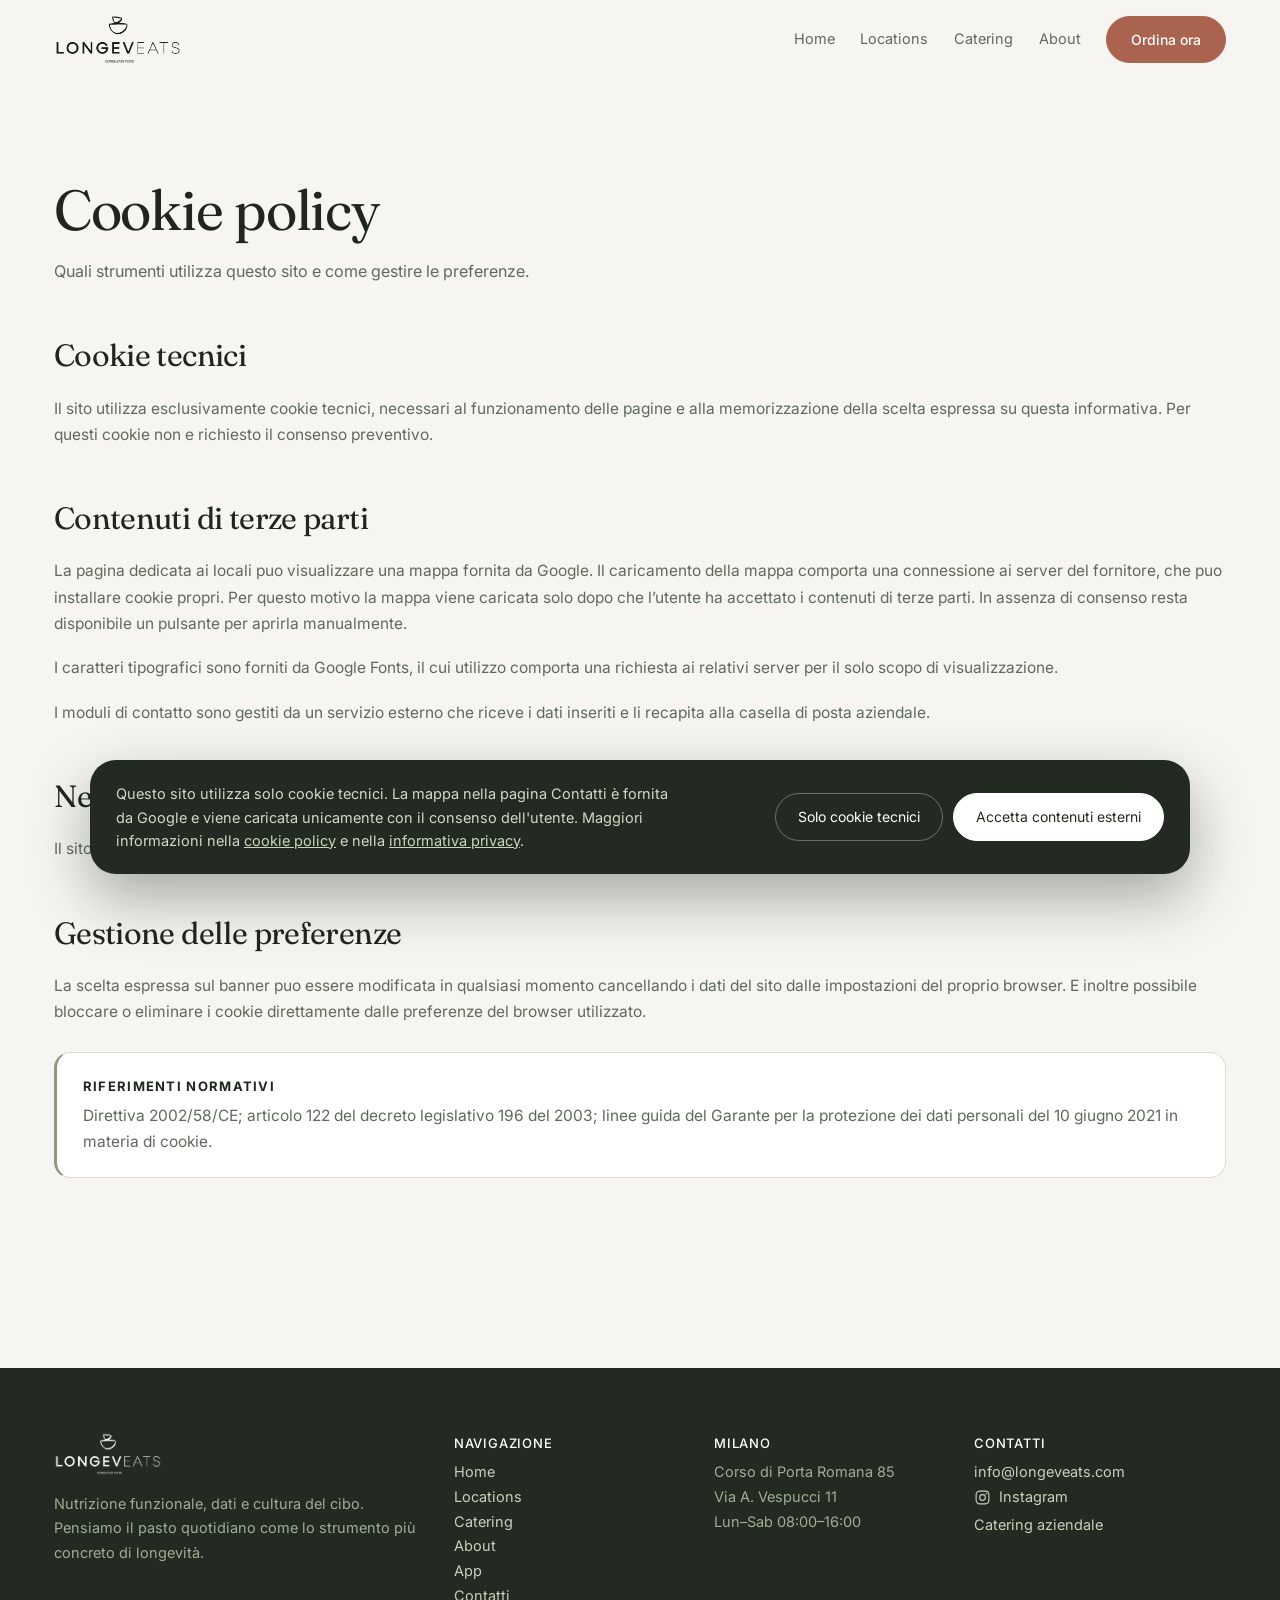
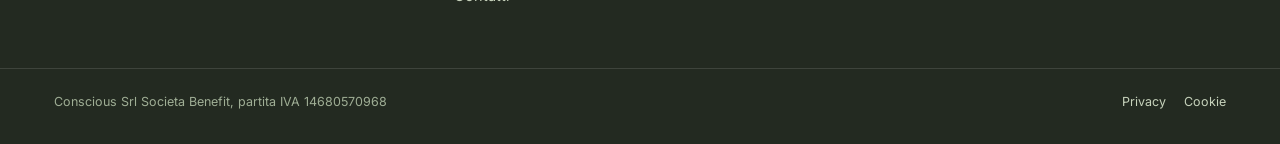
<file: cookie.html>
<!DOCTYPE html>
<html lang="it">
<head>
<meta charset="utf-8">
<meta name="viewport" content="width=device-width, initial-scale=1">
<title>Cookie policy, LONGEVEATS</title>
<meta name="description" content="Informativa sui cookie e sugli strumenti di terze parti utilizzati dal sito LONGEVEATS.">
<link rel="icon" type="image/png" href="img/favicon.png">
<link rel="apple-touch-icon" href="img/favicon.png">
<meta name="theme-color" content="#232a21">
<link rel="preconnect" href="https://fonts.googleapis.com">
<link rel="preconnect" href="https://fonts.gstatic.com" crossorigin>
<link href="https://fonts.googleapis.com/css2?family=Fraunces:ital,opsz,wght@0,9..144,300;0,9..144,400;1,9..144,300&family=Inter:wght@300;400;500;600&display=swap" rel="stylesheet">
<style>
:root{
  --bg:#f6f5f1;
  --bg-warm:#efece5;
  --panel:#ffffff;
  --ink:#20261f;
  --ink-soft:#5f6a5c;
  --line:#dfdcd2;
  --sage:#8a9b7e;
  --sage-deep:#5f7256;
  --sage-pale:#e4e9dd;
  --clay:#a9634f;
  --clay-pale:#f0e2dc;
  --dark:#232a21;
  --serif:"Fraunces",Georgia,serif;
  --sans:"Inter",system-ui,-apple-system,sans-serif;
  --gutter:clamp(22px,4.2vw,88px);
  --frame:1560px;
  --r-s:8px;
  --r-m:16px;
  --r-l:26px;
}
*{box-sizing:border-box}
html{scroll-behavior:smooth}
body{
  margin:0;background:var(--bg);color:var(--ink);
  font-family:var(--sans);font-size:clamp(15.5px,1.02vw,17.5px);line-height:1.7;
  -webkit-font-smoothing:antialiased;
}
img{max-width:100%;display:block}
a{color:inherit}
.wrap{width:100%;max-width:var(--frame);margin:0 auto;padding:0 var(--gutter)}
section{padding:clamp(60px,6.4vw,116px) 0}
section + section{padding-top:0}

/* ---------- tipografia ---------- */
h1,h2,h3{font-family:var(--serif);font-weight:400;letter-spacing:-.02em;margin:0}
h1{font-size:clamp(40px,6.2vw,96px);line-height:1}
.sec-title{font-size:clamp(28px,3.6vw,58px);line-height:1.06;margin-bottom:16px}
.lede{font-size:clamp(16px,1.26vw,21px);color:var(--ink-soft);max-width:54ch;margin:0}
.sec-lede{font-size:clamp(16px,1.14vw,19px);color:var(--ink-soft);max-width:56ch;margin:0 0 40px}
.eyebrow{font-size:12px;letter-spacing:.22em;text-transform:uppercase;color:var(--sage-deep);margin:0 0 18px;font-weight:500}

/* ---------- header ---------- */
.site-head{position:sticky;top:0;z-index:60;background:rgba(246,245,241,.88);backdrop-filter:blur(12px);transition:box-shadow .3s,background .3s}
.site-head.is-stuck{box-shadow:0 1px 0 var(--line)}
.head-in{max-width:var(--frame);margin:0 auto;padding:14px var(--gutter);display:flex;align-items:center;justify-content:space-between;gap:24px}
.logo{height:clamp(30px,3vw,42px);width:auto}
.nav{display:flex;gap:clamp(16px,2vw,34px);align-items:center}
.nav a{text-decoration:none;font-size:14.5px;color:var(--ink-soft);position:relative;padding:6px 0;white-space:nowrap}
.nav a::after{content:"";position:absolute;left:0;right:100%;bottom:0;height:1px;background:var(--sage-deep);transition:right .35s cubic-bezier(.2,.7,.3,1)}
.nav a:hover{color:var(--ink)}
.nav a:hover::after,.nav a[aria-current="page"]::after{right:0}
.nav a[aria-current="page"]{color:var(--ink)}
.nav .btn{padding:10px 20px;font-size:14px}
.nav .btn::after{display:none}
.nav-toggle{display:none;background:none;border:1px solid var(--line);border-radius:999px;padding:9px 16px;font:inherit;font-size:13.5px;cursor:pointer;color:var(--ink)}

/* ---------- bottoni ---------- */
.btn{display:inline-block;text-decoration:none;background:var(--sage-deep);color:#fff;padding:15px 30px;border-radius:999px;font-size:15px;font-weight:500;border:1px solid var(--sage-deep);cursor:pointer;transition:background .25s,transform .25s,border-color .25s}
.btn:hover{background:#4d5f45;border-color:#4d5f45;transform:translateY(-1px)}
.btn.ghost{background:transparent;color:var(--ink);border-color:var(--line)}
.btn.ghost:hover{background:var(--panel);border-color:var(--sage-deep)}
.btn.light{background:#fff;color:var(--dark);border-color:#fff}
.btn.light:hover{background:var(--sage-pale);border-color:var(--sage-pale)}
.btn-row{display:flex;gap:12px;flex-wrap:wrap;margin-top:32px}

/* ---------- hero ---------- */
.hero{position:relative;overflow:hidden;background:var(--dark);color:#fff;padding:clamp(90px,9vw,150px) 0 clamp(70px,7vw,120px);min-height:78vh;display:flex;align-items:center}
.hero .photo-bg{position:absolute;inset:0;background-size:cover;background-position:center 42%}
.hero .veil{position:absolute;inset:0;background:
  linear-gradient(92deg,rgba(29,35,27,.93) 0%,rgba(29,35,27,.86) 34%,rgba(29,35,27,.62) 62%,rgba(29,35,27,.42) 100%),
  linear-gradient(180deg,rgba(29,35,27,.4),rgba(29,35,27,.2) 45%,rgba(29,35,27,.6));}
.hero .wrap{position:relative;z-index:1}
.hero h1{color:#fff;max-width:15ch}
.hero h1 em{font-style:italic;color:#c9d8bb}
.hero .lede{color:#d3d9cd;margin-top:24px}
.hero .claim{font-size:12px;letter-spacing:.24em;text-transform:uppercase;color:#a9bb99;margin:0 0 22px}

/* ---------- fascia dati ---------- */
.stats{display:grid;grid-template-columns:repeat(4,minmax(0,1fr));border-top:1px solid rgba(255,255,255,.16);margin-top:clamp(44px,5vw,74px);position:relative;z-index:1}
.stat{padding:26px clamp(14px,2vw,32px) 0;border-left:1px solid rgba(255,255,255,.16)}
.stat:first-child{border-left:0;padding-left:0}
.stat b{display:block;font-family:var(--serif);font-weight:400;font-size:clamp(30px,3.6vw,56px);line-height:1;color:#fff;margin-bottom:8px}
.stat span{font-size:13px;color:#a9b7a0;line-height:1.45;display:block}
@media (max-width:760px){.stats{grid-template-columns:1fr 1fr;gap:18px 0}.stat{border-left:0;padding-left:0}}

/* ---------- pilastri ---------- */
.pillars{display:grid;grid-template-columns:repeat(auto-fit,minmax(240px,1fr));gap:clamp(16px,1.8vw,26px)}
.pillar{background:var(--panel);border:1px solid var(--line);border-radius:var(--r-l);overflow:hidden;text-decoration:none;color:inherit;display:flex;flex-direction:column;transition:transform .35s cubic-bezier(.2,.7,.3,1),box-shadow .35s,border-color .35s}
.pillar:hover{transform:translateY(-5px);border-color:var(--sage);box-shadow:0 22px 44px rgba(32,38,31,.1)}
.pillar .ph{aspect-ratio:4/3;overflow:hidden;background:var(--bg-warm)}
.pillar .ph img{width:100%;height:100%;object-fit:cover;transition:transform 1.2s cubic-bezier(.2,.7,.3,1)}
.pillar:hover .ph img{transform:scale(1.05)}
.pillar .tx{padding:26px 26px 30px;display:flex;flex-direction:column;flex:1}
.pillar h3{font-size:clamp(21px,1.7vw,27px);margin-bottom:8px}
.pillar p{color:var(--ink-soft);font-size:15px;margin:0 0 18px}
.pillar .go{margin-top:auto;font-size:13.5px;color:var(--sage-deep);letter-spacing:.02em}

/* ---------- split ---------- */
.split{display:grid;grid-template-columns:1fr 1fr;align-items:center;gap:clamp(32px,5vw,80px)}
.split.tight{grid-template-columns:1.05fr .95fr}
.figure{border-radius:var(--r-l);overflow:hidden;background:var(--bg-warm)}
.figure img{width:100%;height:100%;object-fit:cover;aspect-ratio:4/5}
.figure.wide img{aspect-ratio:4/3}
@media (max-width:900px){.split{grid-template-columns:1fr}}

/* ---------- fasce ---------- */
.band{background:var(--bg-warm)}
.band-sage{background:var(--sage-pale)}
.band-dark{background:var(--dark);color:#fff}
.band-dark .sec-title{color:#fff}
.band-dark .sec-lede,.band-dark p{color:#a9b7a0}
.band,.band-sage,.band-dark{padding:clamp(60px,6.6vw,120px) 0;margin-top:clamp(60px,6.4vw,116px)}
section + .band,section + .band-sage,section + .band-dark{margin-top:0}

/* ---------- score ---------- */
.score-grid{display:grid;grid-template-columns:repeat(auto-fit,minmax(210px,1fr));gap:clamp(16px,1.8vw,24px);margin-top:44px}
.score-card{background:var(--panel);border:1px solid var(--line);border-radius:var(--r-m);padding:26px 24px}
.score-card .n{font-family:var(--serif);font-size:15px;color:var(--sage-deep);display:block;margin-bottom:12px;letter-spacing:.06em}
.score-card h3{font-size:19px;margin-bottom:8px}
.score-card p{margin:0;font-size:14.5px;color:var(--ink-soft)}
.band-dark .score-card{background:rgba(255,255,255,.05);border-color:rgba(255,255,255,.14)}
.band-dark .score-card h3{color:#fff}
.band-dark .score-card p{color:#a9b7a0}
.band-dark .score-card .n{color:#c9d8bb}

/* ---------- elenco numerato ---------- */
.steps{border-top:1px solid var(--line);margin-top:40px}
.step{display:grid;grid-template-columns:64px 1fr;gap:clamp(16px,2vw,40px);padding:30px 0;border-bottom:1px solid var(--line);align-items:start}
.step .n{font-family:var(--serif);font-size:clamp(26px,2.4vw,38px);color:var(--sage);line-height:1}
.step h3{font-size:clamp(20px,1.7vw,26px);margin-bottom:6px}
.step p{margin:0;color:var(--ink-soft)}

/* ---------- sedi ---------- */
.places{display:grid;grid-template-columns:repeat(auto-fit,minmax(280px,1fr));gap:clamp(18px,2vw,28px)}
.place{background:var(--panel);border:1px solid var(--line);border-radius:var(--r-l);overflow:hidden}
.place .ph{aspect-ratio:3/2;overflow:hidden}
.place .ph img{width:100%;height:100%;object-fit:cover}
.place .tx{padding:26px}
.place h3{font-size:23px;margin-bottom:6px}
.place .status{display:inline-block;font-size:11.5px;letter-spacing:.12em;text-transform:uppercase;background:var(--sage-pale);color:var(--sage-deep);padding:5px 12px;border-radius:999px;margin-bottom:14px}
.place .status.soon{background:var(--clay-pale);color:var(--clay)}
.place p{margin:0;color:var(--ink-soft);font-size:15px}

/* ---------- pastiglie ---------- */
.tags{display:flex;flex-wrap:wrap;gap:10px;margin-top:26px}
.tag{border:1px solid var(--line);background:var(--panel);border-radius:999px;padding:9px 18px;font-size:13.5px;color:var(--ink-soft)}
.band-dark .tag{background:rgba(255,255,255,.06);border-color:rgba(255,255,255,.16);color:#c4cfba}

/* ---------- prose ---------- */
.prose{max-width:none}
.prose h2{font-family:var(--serif);font-size:clamp(24px,2.4vw,38px);margin:44px 0 14px}
.prose p{margin:0 0 18px;color:var(--ink-soft)}
.prose ul{color:var(--ink-soft);padding-left:20px;margin:0 0 18px}
.prose li{margin-bottom:9px}
.note{background:var(--panel);border:1px solid var(--line);border-left:3px solid var(--sage);border-radius:var(--r-m);padding:22px 26px;margin:26px 0;font-size:15.5px;color:var(--ink-soft)}
.note b{display:block;color:var(--ink);font-size:13px;letter-spacing:.1em;text-transform:uppercase;margin-bottom:6px}

/* ---------- moduli ---------- */
.form{background:var(--panel);border:1px solid var(--line);border-radius:var(--r-l);padding:clamp(26px,2.6vw,44px)}
.form-grid{display:grid;grid-template-columns:1fr 1fr;gap:0 20px}
.field{margin-bottom:18px}
.field.full{grid-column:1 / -1}
.field label{display:block;font-size:12.5px;letter-spacing:.08em;text-transform:uppercase;color:var(--ink-soft);margin-bottom:8px}
.field input,.field textarea,.field select{width:100%;border:1px solid var(--line);border-radius:var(--r-s);padding:13px 15px;font:inherit;font-size:16px;color:var(--ink);background:var(--bg)}
.field input:focus,.field textarea:focus,.field select:focus{outline:2px solid var(--sage);outline-offset:1px;border-color:var(--sage)}
.field textarea{min-height:140px;resize:vertical}
.privacy{font-size:13px;color:var(--ink-soft);margin:8px 0 22px;line-height:1.55}
@media (max-width:700px){.form-grid{grid-template-columns:1fr}}

/* ---------- lista contatti ---------- */
.dl{margin:0}
.dl div{padding:18px 0;border-bottom:1px solid var(--line)}
.dl dt{font-size:12px;letter-spacing:.12em;text-transform:uppercase;color:var(--ink-soft);margin-bottom:6px}
.dl dd{margin:0;font-size:20px;font-family:var(--serif)}
.dl dd a{text-decoration:none}
.dl dd a:hover{color:var(--sage-deep)}

/* ---------- nastro ---------- */
.marquee{overflow:hidden;position:relative;width:100%}
.marquee-track{display:flex;gap:24px;width:max-content;animation:slide 46s linear infinite}
.marquee:hover .marquee-track,.marquee:focus-within .marquee-track{animation-play-state:paused}
@keyframes slide{from{transform:translateX(0)}to{transform:translateX(calc(-50% - 12px))}}
.marquee .pillar{flex:0 0 clamp(260px,24vw,380px)}

/* ---------- reveal ---------- */
.reveal{opacity:0;transform:translateY(18px);transition:opacity .8s ease,transform .8s cubic-bezier(.2,.7,.3,1)}
.reveal.in{opacity:1;transform:none}
.reveal[data-delay="1"]{transition-delay:.09s}
.reveal[data-delay="2"]{transition-delay:.18s}
.reveal[data-delay="3"]{transition-delay:.27s}

/* ---------- footer ---------- */
.site-foot{background:var(--dark);color:#9fae95;padding:clamp(54px,5vw,84px) 0 32px;font-size:14.5px;margin-top:clamp(60px,6.4vw,116px)}
section + .site-foot,.band + .site-foot,.band-dark + .site-foot,.band-sage + .site-foot{margin-top:0}
.foot-in{display:grid;grid-template-columns:1.3fr .8fr .8fr .9fr;gap:36px}
.site-foot a{color:#c6d2bb;text-decoration:none}
.site-foot a:hover{color:#fff;text-decoration:underline}
.site-foot .logo{height:34px;margin-bottom:16px}
.site-foot strong{color:#fff;font-weight:500;display:block;margin-bottom:6px;font-size:13px;letter-spacing:.06em}
.site-foot p{margin:0 0 16px}
.foot-bot{margin-top:44px;padding-top:22px;border-top:1px solid rgba(255,255,255,.12);display:flex;justify-content:space-between;gap:18px;flex-wrap:wrap;font-size:12.5px}
.foot-links{display:flex;gap:18px;flex-wrap:wrap}
@media (max-width:900px){.foot-in{grid-template-columns:1fr 1fr}}

/* ---------- banner cookie ---------- */
.cbanner{position:fixed;left:clamp(14px,3vw,30px);right:clamp(14px,3vw,30px);bottom:clamp(14px,3vw,26px);z-index:200;background:var(--dark);color:#cfd9c6;border-radius:var(--r-l);box-shadow:0 24px 60px rgba(20,26,19,.35);padding:22px 26px;display:none;gap:20px;align-items:center;justify-content:space-between;flex-wrap:wrap;max-width:1100px;margin:0 auto;font-size:14.5px}
.cbanner.show{display:flex}
.cbanner p{margin:0;max-width:62ch;line-height:1.6}
.cbanner a{color:#c9d8bb}
.cbanner .actions{display:flex;gap:10px;flex-wrap:wrap}
.cbanner button{border-radius:999px;padding:11px 22px;font:inherit;font-size:14px;cursor:pointer;border:1px solid rgba(255,255,255,.32);background:transparent;color:#fff}
.cbanner button.primary{background:#fff;color:var(--dark);border-color:#fff}

/* ---------- responsive ---------- */
@media (max-width:900px){
  .nav{position:fixed;inset:62px 0 auto 0;background:var(--bg);flex-direction:column;align-items:flex-start;gap:0;padding:10px var(--gutter) 22px;box-shadow:0 12px 30px rgba(32,38,31,.1);display:none}
  .nav.open{display:flex}
  .nav a{padding:13px 0;width:100%;font-size:17px}
  .nav .btn{margin-top:10px}
  .nav-toggle{display:block}
  .hero{min-height:0}
  .hero .veil{background:linear-gradient(180deg,rgba(29,35,27,.86),rgba(29,35,27,.92))}
}
@media (prefers-reduced-motion:reduce){
  *{animation:none!important;transition:none!important}
  .reveal{opacity:1;transform:none}
}
:focus-visible{outline:2px solid var(--sage-deep);outline-offset:3px}

/* ============================================================
   LIVELLO DINAMICO, linguaggio da catena food
   ============================================================ */

/* --- hero: parola che ruota --- */
.rotator{display:inline-grid;vertical-align:bottom;text-align:left}
.rotator span{grid-area:1/1;opacity:0;transform:translateY(.35em);animation:rot 12s infinite;color:#c9d8bb;font-style:italic}
.rotator span:nth-child(1){animation-delay:0s}
.rotator span:nth-child(2){animation-delay:3s}
.rotator span:nth-child(3){animation-delay:6s}
.rotator span:nth-child(4){animation-delay:9s}
@keyframes rot{
  0%{opacity:0;transform:translateY(.35em)}
  4%,22%{opacity:1;transform:none}
  27%,100%{opacity:0;transform:translateY(-.3em)}
}

/* --- nastro scorrevole di parole --- */
.ticker{background:var(--sage-deep);color:#eef3e8;overflow:hidden;padding:14px 0;margin-top:0}
.ticker-track{display:flex;gap:0;width:max-content;animation:tick 34s linear infinite}
.ticker:hover .ticker-track{animation-play-state:paused}
.ticker span{font-size:13.5px;letter-spacing:.16em;text-transform:uppercase;padding:0 26px;white-space:nowrap;display:flex;align-items:center;gap:26px}
.ticker span::after{content:"";width:7px;height:7px;border-radius:50%;background:rgba(255,255,255,.5)}
@keyframes tick{from{transform:translateX(0)}to{transform:translateX(-50%)}}

/* --- bento --- */
.bento{display:grid;grid-template-columns:repeat(4,1fr);grid-auto-rows:minmax(190px,auto);gap:clamp(12px,1.4vw,20px)}
.cell{position:relative;border-radius:var(--r-l);overflow:hidden;background:var(--panel);border:1px solid var(--line);text-decoration:none;color:inherit;display:flex;flex-direction:column;justify-content:flex-end;padding:26px;transition:transform .4s cubic-bezier(.2,.7,.3,1),box-shadow .4s}
.cell:hover{transform:translateY(-6px);box-shadow:0 26px 50px rgba(32,38,31,.14)}
.cell.big{grid-column:span 2;grid-row:span 2}
.cell.wide{grid-column:span 2}
.cell.photo{border:0;color:#fff;min-height:230px}
.cell.photo img{position:absolute;inset:0;width:100%;height:100%;object-fit:cover;z-index:0;transition:transform 1.4s cubic-bezier(.2,.7,.3,1)}
.cell.photo:hover img{transform:scale(1.07)}
.cell.photo::after{content:"";position:absolute;inset:0;z-index:1;background:linear-gradient(180deg,rgba(28,34,26,0) 34%,rgba(28,34,26,.82) 100%)}
.cell.photo > *{position:relative;z-index:2}
.cell.sage{background:var(--sage-pale);border-color:transparent}
.cell.clay{background:var(--clay-pale);border-color:transparent}
.cell.dark{background:var(--dark);border-color:transparent;color:#fff}
.cell h3{font-size:clamp(20px,1.8vw,30px);margin-bottom:8px}
.cell p{margin:0;font-size:14.5px;color:var(--ink-soft)}
.cell.photo p,.cell.dark p{color:rgba(255,255,255,.82)}
.cell .kicker{font-size:11.5px;letter-spacing:.18em;text-transform:uppercase;margin-bottom:auto;padding-bottom:22px;color:var(--sage-deep)}
.cell.photo .kicker,.cell.dark .kicker{color:#c9d8bb}
.cell .big-n{font-family:var(--serif);font-size:clamp(46px,5vw,86px);line-height:.9;margin-bottom:auto}
.cell.dark .big-n{color:#c9d8bb}
@media (max-width:900px){
  .bento{grid-template-columns:repeat(2,1fr)}
  .cell.big{grid-column:span 2;grid-row:span 1;min-height:280px}
}
@media (max-width:560px){
  .bento{grid-template-columns:1fr}
  .cell.big,.cell.wide{grid-column:span 1}
}

/* --- costruttore di piatto --- */
.builder{background:var(--panel);border:1px solid var(--line);border-radius:var(--r-l);overflow:hidden;display:grid;grid-template-columns:1.05fr .95fr}
.builder .side{position:relative;min-height:340px;background:var(--bg-warm)}
.builder .side img{position:absolute;inset:0;width:100%;height:100%;object-fit:cover}
.builder .panel{padding:clamp(26px,2.6vw,44px)}
.builder h3{font-size:clamp(22px,2vw,32px);margin-bottom:6px}
.builder .sub{color:var(--ink-soft);font-size:15px;margin:0 0 22px}
.brow{margin-bottom:20px}
.brow .lbl{font-size:11.5px;letter-spacing:.16em;text-transform:uppercase;color:var(--sage-deep);margin-bottom:10px;display:block}
.chips{display:flex;flex-wrap:wrap;gap:8px}
.chip{border:1px solid var(--line);background:var(--bg);border-radius:999px;padding:10px 18px;font:inherit;font-size:14px;color:var(--ink-soft);cursor:pointer;transition:all .22s}
.chip:hover{border-color:var(--sage)}
.chip[aria-pressed="true"]{background:var(--sage-deep);border-color:var(--sage-deep);color:#fff}
.meter{margin-top:26px;padding-top:22px;border-top:1px solid var(--line)}
.meter .top{display:flex;justify-content:space-between;align-items:baseline;margin-bottom:10px}
.meter .top b{font-family:var(--serif);font-size:34px;font-weight:400;line-height:1}
.meter .top span{font-size:12px;letter-spacing:.14em;text-transform:uppercase;color:var(--ink-soft)}
.bar{height:8px;border-radius:999px;background:var(--bg-warm);overflow:hidden}
.bar i{display:block;height:100%;width:0;border-radius:999px;background:linear-gradient(90deg,var(--sage),var(--sage-deep));transition:width .6s cubic-bezier(.2,.7,.3,1)}
.meter p{margin:14px 0 0;font-size:14px;color:var(--ink-soft);min-height:42px}
@media (max-width:820px){.builder{grid-template-columns:1fr}.builder .side{min-height:220px}}

/* --- fascia locali --- */
.shopstrip{display:grid;grid-template-columns:repeat(auto-fit,minmax(300px,1fr));gap:clamp(14px,1.6vw,24px)}
.shop{position:relative;border-radius:var(--r-l);overflow:hidden;min-height:clamp(300px,32vw,420px);display:flex;flex-direction:column;justify-content:flex-end;padding:30px;color:#fff;text-decoration:none}
.shop img{position:absolute;inset:0;width:100%;height:100%;object-fit:cover;transition:transform 1.4s cubic-bezier(.2,.7,.3,1)}
.shop:hover img{transform:scale(1.06)}
.shop::after{content:"";position:absolute;inset:0;background:linear-gradient(180deg,rgba(28,34,26,.1) 30%,rgba(28,34,26,.85))}
.shop > *{position:relative;z-index:1}
.shop h3{font-size:clamp(24px,2.2vw,34px);color:#fff;margin-bottom:6px}
.shop p{margin:0;color:rgba(255,255,255,.85);font-size:14.5px}
.shop .pin{display:inline-flex;align-items:center;gap:8px;font-size:11.5px;letter-spacing:.16em;text-transform:uppercase;color:#c9d8bb;margin-bottom:auto}

/* --- barra azione mobile --- */
.actionbar{position:fixed;left:12px;right:12px;bottom:12px;z-index:80;display:none;gap:10px}
.actionbar a{flex:1;text-align:center;padding:15px 10px;border-radius:999px;font-size:14.5px;font-weight:500;text-decoration:none;box-shadow:0 10px 30px rgba(32,38,31,.22)}
.actionbar .a1{background:var(--sage-deep);color:#fff}
.actionbar .a2{background:#fff;color:var(--ink);border:1px solid var(--line)}
@media (max-width:700px){
  .actionbar{display:flex}
  body{padding-bottom:76px}
  .cbanner{bottom:84px}
}

/* --- dettagli --- */
.sec-head{display:flex;align-items:flex-end;justify-content:space-between;gap:24px;flex-wrap:wrap;margin-bottom:34px}
.sec-head .sec-title{margin-bottom:0}
.link-more{font-size:14.5px;color:var(--sage-deep);text-decoration:none;border-bottom:1px solid currentColor;padding-bottom:2px;white-space:nowrap}
.hero h1{text-wrap:balance}

/* ============================================================
   TESTATA DI APERTURA, riconoscibilita immediata
   ============================================================ */
.opener{background:var(--bg);padding:0;overflow:hidden}
.opener-in{display:grid;grid-template-columns:minmax(0,1.02fr) minmax(0,.98fr);align-items:stretch;min-height:min(82vh,760px)}
.opener .txt{display:flex;flex-direction:column;justify-content:center;padding:clamp(40px,5vw,84px) clamp(28px,4vw,72px) clamp(40px,5vw,84px) var(--gutter)}
.opener .kick{display:inline-flex;align-items:center;gap:10px;font-size:11.5px;letter-spacing:.2em;text-transform:uppercase;color:var(--sage-deep);margin:0 0 22px}
.opener .kick::before{content:"";width:26px;height:1px;background:var(--sage-deep)}
.opener h1{font-size:clamp(38px,5.1vw,86px);line-height:1.02;margin-bottom:20px}
.opener h1 em{font-style:italic;color:var(--sage-deep)}
.opener .lede{font-size:clamp(16px,1.22vw,20px);max-width:44ch}
.opener .facts{display:flex;flex-wrap:wrap;gap:10px 28px;margin-top:30px;font-size:14px;color:var(--ink-soft)}
.opener .facts b{color:var(--ink);font-weight:500}
.opener .media{position:relative;display:grid;grid-template-columns:1fr 1fr;grid-template-rows:1fr 1fr;gap:clamp(8px,.9vw,14px);padding:clamp(14px,1.6vw,26px) var(--gutter) clamp(14px,1.6vw,26px) 0}
.opener .media figure{margin:0;position:relative;overflow:hidden;border-radius:var(--r-l);background:var(--bg-warm)}
.opener .media figure:first-child{grid-row:span 2}
.opener .media img{width:100%;height:100%;object-fit:cover;transition:transform 1.6s cubic-bezier(.2,.7,.3,1)}
.opener .media figure:hover img{transform:scale(1.06)}
.opener .media .badge{position:absolute;left:14px;bottom:14px;background:rgba(255,255,255,.94);border-radius:999px;padding:7px 15px;font-size:11.5px;letter-spacing:.12em;text-transform:uppercase;color:var(--ink)}
@media (max-width:960px){
  .opener-in{grid-template-columns:1fr;min-height:0}
  .opener .txt{padding:clamp(46px,8vw,70px) var(--gutter) 30px}
  .opener .media{padding:0 var(--gutter) clamp(30px,5vw,44px);grid-template-rows:200px 200px}
  .opener .media figure:first-child{grid-row:span 1;grid-column:span 2}
}

/* pulsante ordina, in evidenza */
.btn.order,.actionbar .a1{background:var(--clay);border-color:var(--clay);color:#fff}
.btn.order:hover{background:#95563f;border-color:#95563f}
.nav .btn.order{padding:11px 24px}

/* il nastro non si ferma mai */
.ticker:hover .ticker-track{animation-play-state:running}

/* proporzioni su schermi molto larghi */
@media (min-width:1900px){
  :root{--frame:1720px}
  .opener-in{min-height:min(76vh,820px)}
}

/* ============================================================
   RIFINITURE, logo, mappe, mobile
   ============================================================ */

/* --- logo piu grande e a filo sinistro --- */
.head-in{padding-left:var(--gutter);padding-right:var(--gutter)}
.logo{height:clamp(38px,4vw,62px)}
.site-foot .logo{height:clamp(40px,3.4vw,54px)}
.site-foot .ig{display:inline-flex;align-items:center;gap:8px}
.site-foot .ig svg{flex:0 0 17px}

/* --- doppia mappa --- */
.maps{display:grid;grid-template-columns:1fr 1fr;gap:clamp(14px,1.8vw,26px)}
.mapcard .mapframe{position:relative;aspect-ratio:4/3;border-radius:var(--r-l);overflow:hidden;background:var(--sage-pale);border:1px solid var(--line)}
.mapcard .mapframe iframe{width:100%;height:100%;border:0;display:block}
.mapcard .map-cta{position:absolute;inset:0;display:flex;flex-direction:column;align-items:center;justify-content:center;gap:8px;border:0;background:var(--sage-pale);cursor:pointer;font:inherit;color:var(--ink);width:100%}
.mapcard .map-cta strong{font-family:var(--serif);font-size:clamp(20px,2vw,28px);font-weight:400}
.mapcard .map-cta span{font-size:13.5px;color:var(--ink-soft)}
.mapcard p{margin:16px 0 0;font-size:15px;color:var(--ink-soft);line-height:1.6}
.mapcard p b{color:var(--ink);font-weight:500}
@media (max-width:760px){.maps{grid-template-columns:1fr}}

/* --- spaziature dei blocchi senza sopratitolo --- */
.sec-head{margin-bottom:clamp(22px,2.4vw,34px)}
.sec-head .sec-title{margin-bottom:0}

/* ============================================================
   MOBILE, proporzioni e leggibilita
   ============================================================ */
@media (max-width:760px){
  :root{--gutter:20px}
  body{font-size:16px;padding-bottom:0}
  section{padding:44px 0}
  .band,.band-sage,.band-dark{padding:48px 0;margin-top:48px}
  .site-foot{margin-top:48px;padding-top:44px}
  .sec-title{font-size:clamp(26px,7.4vw,34px);line-height:1.1}
  .sec-lede{font-size:16px;margin-bottom:26px}

  /* testata */
  .opener .txt{padding:38px var(--gutter) 26px}
  .opener h1{font-size:clamp(32px,8.6vw,42px);line-height:1.08}
  .opener .lede{font-size:16.5px;max-width:none}
  .opener .btn-row{margin-top:24px;gap:10px}
  .opener .btn-row .btn{flex:1 1 auto;text-align:center;padding:15px 18px}
  .opener .facts{gap:6px 18px;margin-top:22px;font-size:13.5px}
  .opener .media{grid-template-rows:170px 170px;gap:10px;padding:0 var(--gutter) 34px}
  .opener .media .badge{left:10px;bottom:10px;padding:6px 12px;font-size:10.5px}

  /* nastro */
  .ticker{padding:11px 0}
  .ticker span{font-size:11.5px;letter-spacing:.12em;padding:0 16px;gap:16px}

  /* griglia bento */
  .bento{gap:12px}
  .cell{padding:22px;min-height:0}
  .cell.big{min-height:240px}
  .cell.photo{min-height:200px}
  .cell h3{font-size:22px}
  .cell .big-n{font-size:52px;margin-bottom:14px}

  /* costruttore */
  .builder{border-radius:var(--r-m)}
  .builder .side{min-height:180px}
  .builder .panel{padding:24px 20px}
  .chip{padding:11px 16px;font-size:14px}
  .chips{gap:8px}
  .meter .top b{font-size:30px}

  /* locali */
  .shop{min-height:260px;padding:22px}
  .shopstrip{gap:12px}

  /* moduli e liste */
  .form{padding:22px 18px;border-radius:var(--r-m)}
  .form-grid{grid-template-columns:1fr;gap:0}
  .field{margin-bottom:16px}
  .field input,.field textarea,.field select{padding:14px;font-size:16px}
  .field textarea{min-height:120px}
  .split,.split.tight{gap:28px}
  .figure img{aspect-ratio:4/3}
  .dl dd{font-size:18px}
  .steps{margin-top:26px}
  .step{grid-template-columns:1fr;gap:6px;padding:22px 0}
  .step .n{font-size:22px}
  .score-grid{gap:12px;margin-top:26px}
  .score-card{padding:22px 20px}
  .btn{padding:14px 24px;font-size:15px}
  .btn-row{gap:10px}
  .tags{gap:8px}
  .tag{padding:8px 15px;font-size:13px}
  .foot-in{grid-template-columns:1fr;gap:26px}
  .cbanner{bottom:14px;padding:18px 18px;gap:14px;font-size:13.5px}
  .cbanner .actions{width:100%}
  .cbanner button{flex:1;padding:12px 14px;font-size:13.5px}
}
@media (max-width:400px){
  .opener h1{font-size:30px}
  .opener .btn-row{flex-direction:column}
  .opener .btn-row .btn{width:100%}
}

/* ============================================================
   TESTATA MOBILE, immagine a piena pagina
   ============================================================ */
@media (max-width:760px){
  .opener{position:relative;background:var(--dark);min-height:88svh;display:flex;align-items:flex-end}
  .opener::before{
    content:"";position:absolute;inset:0;z-index:0;
    background-image:url('img/bowl.jpg');background-size:cover;background-position:center 45%;
    animation:kb 18s ease-out forwards;
  }
  .opener::after{
    content:"";position:absolute;inset:0;z-index:1;
    background:linear-gradient(180deg,rgba(26,32,24,.55) 0%,rgba(26,32,24,.28) 38%,rgba(26,32,24,.86) 100%);
  }
  @keyframes kb{from{transform:scale(1)}to{transform:scale(1.09)}}
  .opener-in{position:relative;z-index:2;grid-template-columns:1fr;min-height:0;width:100%}
  .opener .media{display:none}
  .opener .lede{display:none}
  .opener .txt{padding:0 var(--gutter) 40px;justify-content:flex-end}
  .opener h1{color:#fff;font-size:clamp(34px,9.6vw,46px);line-height:1.04;margin-bottom:24px;text-shadow:0 2px 24px rgba(20,26,19,.45)}
  .opener h1 em{color:#c9d8bb}
  .opener .btn-row{margin-top:0;gap:10px;flex-direction:row}
  .opener .btn-row .btn{flex:1;text-align:center;padding:16px 14px}
  .opener .btn-row .btn.ghost{background:rgba(255,255,255,.14);color:#fff;border-color:rgba(255,255,255,.45);backdrop-filter:blur(6px)}
  .opener .facts{margin-top:22px;gap:4px 16px;font-size:13px;color:rgba(255,255,255,.82)}
  .opener .facts b{color:#fff;font-weight:500}
}
@media (max-width:400px){
  .opener .btn-row{flex-direction:row}
  .opener .btn-row .btn{width:auto}
}
@media (max-width:760px) and (prefers-reduced-motion:reduce){
  .opener::before{animation:none}
}

/* correzione: le colonne affiancate devono impilarsi anche con .tight */
@media (max-width:900px){
  .split,.split.tight{grid-template-columns:minmax(0,1fr)!important}
  .split > *{min-width:0}
  .form{width:100%}
}
/* sopratitolo leggibile sopra la fotografia, solo su mobile */
@media (max-width:760px){
  .opener .kick{color:rgba(255,255,255,.9)}
  .opener .kick::before{background:rgba(255,255,255,.7)}
}

</style>
</head>
<body>

<header class="site-head">
  <div class="head-in">
    <a href="index.html" aria-label="LONGEVEATS, home"><img class="logo" src="img/logo.png" alt="LONGEVEATS, conscious food"></a>
    <button class="nav-toggle" aria-expanded="false" aria-controls="nav">Menu</button>
    <nav class="nav" id="nav">
      <a href="index.html">Home</a>
      <a href="locali.html">Locations</a>
      <a href="aziende.html">Catering</a>
      <a href="metodo.html">About</a>
      <a class="btn order" href="https://glovoapp.com" target="_blank" rel="noopener">Ordina ora</a>
    </nav>
  </div>
</header>

<main>



  <section style="padding-top:clamp(90px,8vw,140px)">
    <div class="wrap">
      <h1 style="font-size:clamp(34px,4.4vw,64px);margin-bottom:20px">Cookie policy</h1>
      <p class="lede">Quali strumenti utilizza questo sito e come gestire le preferenze.</p>
      <div class="prose" style="margin-top:40px">
        <h2>Cookie tecnici</h2>
        <p>Il sito utilizza esclusivamente cookie tecnici, necessari al funzionamento delle pagine e alla memorizzazione della scelta espressa su questa informativa. Per questi cookie non e richiesto il consenso preventivo.</p>

        <h2>Contenuti di terze parti</h2>
        <p>La pagina dedicata ai locali puo visualizzare una mappa fornita da Google. Il caricamento della mappa comporta una connessione ai server del fornitore, che puo installare cookie propri. Per questo motivo la mappa viene caricata solo dopo che l&rsquo;utente ha accettato i contenuti di terze parti. In assenza di consenso resta disponibile un pulsante per aprirla manualmente.</p>
        <p>I caratteri tipografici sono forniti da Google Fonts, il cui utilizzo comporta una richiesta ai relativi server per il solo scopo di visualizzazione.</p>
        <p>I moduli di contatto sono gestiti da un servizio esterno che riceve i dati inseriti e li recapita alla casella di posta aziendale.</p>

        <h2>Nessuna profilazione</h2>
        <p>Il sito non utilizza cookie di profilazione, non impiega strumenti di analisi del comportamento degli utenti e non ospita pubblicita.</p>

        <h2>Gestione delle preferenze</h2>
        <p>La scelta espressa sul banner puo essere modificata in qualsiasi momento cancellando i dati del sito dalle impostazioni del proprio browser. E inoltre possibile bloccare o eliminare i cookie direttamente dalle preferenze del browser utilizzato.</p>

        <div class="note">
          <b>Riferimenti normativi</b>
          Direttiva 2002/58/CE; articolo 122 del decreto legislativo 196 del 2003; linee guida del Garante per la protezione dei dati personali del 10 giugno 2021 in materia di cookie.
        </div>
      </div>
    </div>
  </section>
</main>

<footer class="site-foot">
  <div class="wrap foot-in">
    <div>
      <img class="logo" src="img/logo-bianco.png" alt="LONGEVEATS">
      <p>Nutrizione funzionale, dati e cultura del cibo. Pensiamo il pasto quotidiano come lo strumento più concreto di longevità.</p>
    </div>
    <div>
      <strong>NAVIGAZIONE</strong>
      <p><a href="index.html">Home</a><br>
      <a href="locali.html">Locations</a><br>
      <a href="aziende.html">Catering</a><br>
      <a href="metodo.html">About</a><br>
      <a href="app.html">App</a><br>
      <a href="contatti.html">Contatti</a></p>
    </div>
    <div>
      <strong>MILANO</strong>
      <p>Corso di Porta Romana 85<br>Via A. Vespucci 11<br>Lun&ndash;Sab 08:00&ndash;16:00</p>
    </div>
    <div>
      <strong>CONTATTI</strong>
      <p><a class="mailto" data-u="info" data-d="longeveats.com" href="contatti.html">scrivici</a><br>
      <a class="ig" href="https://www.instagram.com/longeveats_consciouseating/" target="_blank" rel="noopener"><svg viewBox="0 0 24 24" width="17" height="17" fill="none" stroke="currentColor" stroke-width="1.6" aria-hidden="true"><rect x="3" y="3" width="18" height="18" rx="5"/><circle cx="12" cy="12" r="4"/><circle cx="17.2" cy="6.8" r="1.1" fill="currentColor" stroke="none"/></svg>Instagram</a><br>
      <a href="aziende.html">Catering aziendale</a></p>
    </div>
  </div>
  <div class="wrap foot-bot">
    <span>Conscious Srl Societa Benefit, partita IVA 14680570968</span>
    <span class="foot-links">
      <a href="privacy.html">Privacy</a>
      <a href="cookie.html">Cookie</a>
    </span>
  </div>
</footer>

<script>
/* LONGEVEATS, interazioni comuni */
document.addEventListener('DOMContentLoaded', function () {

  /* menu mobile */
  var toggle = document.querySelector('.nav-toggle');
  var nav = document.querySelector('.nav');
  if (toggle && nav) {
    toggle.addEventListener('click', function () {
      var open = nav.classList.toggle('open');
      toggle.setAttribute('aria-expanded', open ? 'true' : 'false');
      toggle.textContent = open ? 'Chiudi' : 'Menu';
    });
  }

  /* ombra dell'intestazione allo scorrimento */
  var head = document.querySelector('.site-head');
  if (head) {
    var onScroll = function () { head.classList.toggle('is-stuck', window.scrollY > 8); };
    onScroll();
    window.addEventListener('scroll', onScroll, { passive: true });
  }

  var reduce = window.matchMedia('(prefers-reduced-motion: reduce)').matches;

  /* contatori */
  function countUp(el) {
    var target = parseFloat(el.dataset.count);
    var suffix = el.dataset.suffix || '';
    if (reduce) { el.textContent = target + suffix; return; }
    var start = performance.now(), dur = 1500;
    (function step(now) {
      var t = Math.min((now - start) / dur, 1);
      el.textContent = Math.round(target * (1 - Math.pow(1 - t, 3))) + suffix;
      if (t < 1) requestAnimationFrame(step);
    })(performance.now());
  }

  /* comparsa progressiva */
  var io = new IntersectionObserver(function (entries) {
    entries.forEach(function (e) {
      if (!e.isIntersecting) return;
      e.target.classList.add('in');
      if (e.target.dataset.count) countUp(e.target);
      io.unobserve(e.target);
    });
  }, { threshold: 0.2, rootMargin: '0px 0px -40px 0px' });
  document.querySelectorAll('.reveal, [data-count]').forEach(function (el) { io.observe(el); });

  /* indirizzo email composto lato client */
  document.querySelectorAll('a.mailto').forEach(function (a) {
    var ind = a.dataset.u + String.fromCharCode(64) + a.dataset.d;
    a.href = 'mail' + 'to:' + ind;
    if (!a.dataset.keep) a.textContent = ind;
  });

  /* banner cookie e consenso ai contenuti di terze parti */
  var consenso = null;
  try { consenso = localStorage.getItem('le-consenso'); } catch (e) { consenso = null; }
  if (!consenso) {
    var b = document.createElement('div');
    b.className = 'cbanner show';
    b.innerHTML = '<p>Questo sito utilizza solo cookie tecnici. La mappa nella pagina Contatti è fornita da Google e viene caricata unicamente con il consenso dell\'utente. Maggiori informazioni nella <a href="cookie.html">cookie policy</a> e nella <a href="privacy.html">informativa privacy</a>.</p>' +
      '<span class="actions"><button type="button" class="solo">Solo cookie tecnici</button><button type="button" class="primary tutti">Accetta contenuti esterni</button></span>';
    document.body.appendChild(b);
    b.addEventListener('click', function (ev) {
      var scelta = ev.target.classList.contains('tutti') ? 'tutti' : (ev.target.classList.contains('solo') ? 'solo' : null);
      if (!scelta) return;
      try { localStorage.setItem('le-consenso', scelta); } catch (e) {}
      b.classList.remove('show');
      if (scelta === 'tutti' && window.leApriMappa) window.leApriMappa();
    });
  }

  /* mappe caricate su consenso, una per sede */
  var mapBtns = Array.prototype.slice.call(document.querySelectorAll('.map-cta'));
  if (mapBtns.length) {
    var apriMappe = function () {
      mapBtns.forEach(function (btn) {
        var holder = btn.parentElement;
        if (!holder || holder.querySelector('iframe')) return;
        var f = document.createElement('iframe');
        f.loading = 'lazy';
        f.title = 'Mappa della sede LONGEVEATS';
        f.referrerPolicy = 'no-referrer-when-downgrade';
        f.src = btn.dataset.src;
        holder.appendChild(f);
        btn.remove();
      });
    };
    mapBtns.forEach(function (btn) { btn.addEventListener('click', apriMappe); });
    window.leApriMappa = apriMappe;
    if (consenso === 'tutti') apriMappe();
  }
});

/* ============ costruttore di piatto ============ */
document.addEventListener('DOMContentLoaded', function () {
  var builder = document.querySelector('.builder');
  if (!builder) return;

  var scelte = { base: null, proteina: null, extra: null };
  var dati = {
    'Riso integrale': { p: 22, t: 'fibra e rilascio lento degli zuccheri' },
    'Foglie e crucifere': { p: 30, t: 'volume, micronutrienti e carico glicemico minimo' },
    'Quinoa': { p: 26, t: 'proteine vegetali complete e minerali' },
    'Salmone': { p: 32, t: 'omega 3 a lunga catena, i piu studiati sul fronte infiammatorio' },
    'Pollo': { p: 26, t: 'proteine magre per la sazieta e il mantenimento muscolare' },
    'Legumi': { p: 28, t: 'fibra fermentabile, nutrimento per il microbiota' },
    'Avocado': { p: 20, t: 'grassi monoinsaturi che rallentano la risposta glicemica' },
    'Frutta a guscio': { p: 22, t: 'vitamina E, magnesio e grassi buoni' },
    'Fermentati': { p: 24, t: 'supporto diretto alla flora intestinale' }
  };

  var bar = builder.querySelector('.bar i');
  var num = builder.querySelector('.meter .top b');
  var txt = builder.querySelector('.meter p');

  function aggiorna() {
    var tot = 0, note = [];
    Object.keys(scelte).forEach(function (k) {
      var v = scelte[k];
      if (v && dati[v]) { tot += dati[v].p; note.push(dati[v].t); }
    });
    var pct = Math.min(100, tot);
    bar.style.width = pct + '%';
    num.textContent = pct;
    txt.textContent = note.length
      ? 'Questa combinazione porta ' + note.join(', ') + '.'
      : 'Scegli gli ingredienti per vedere come cambia il profilo del piatto.';
  }

  builder.addEventListener('click', function (ev) {
    var c = ev.target.closest('.chip');
    if (!c) return;
    var riga = c.closest('.brow');
    riga.querySelectorAll('.chip').forEach(function (x) { x.setAttribute('aria-pressed', 'false'); });
    c.setAttribute('aria-pressed', 'true');
    scelte[riga.dataset.group] = c.textContent.trim();
    aggiorna();
  });

  aggiorna();
});

</script>
</body>
</html>
</file>
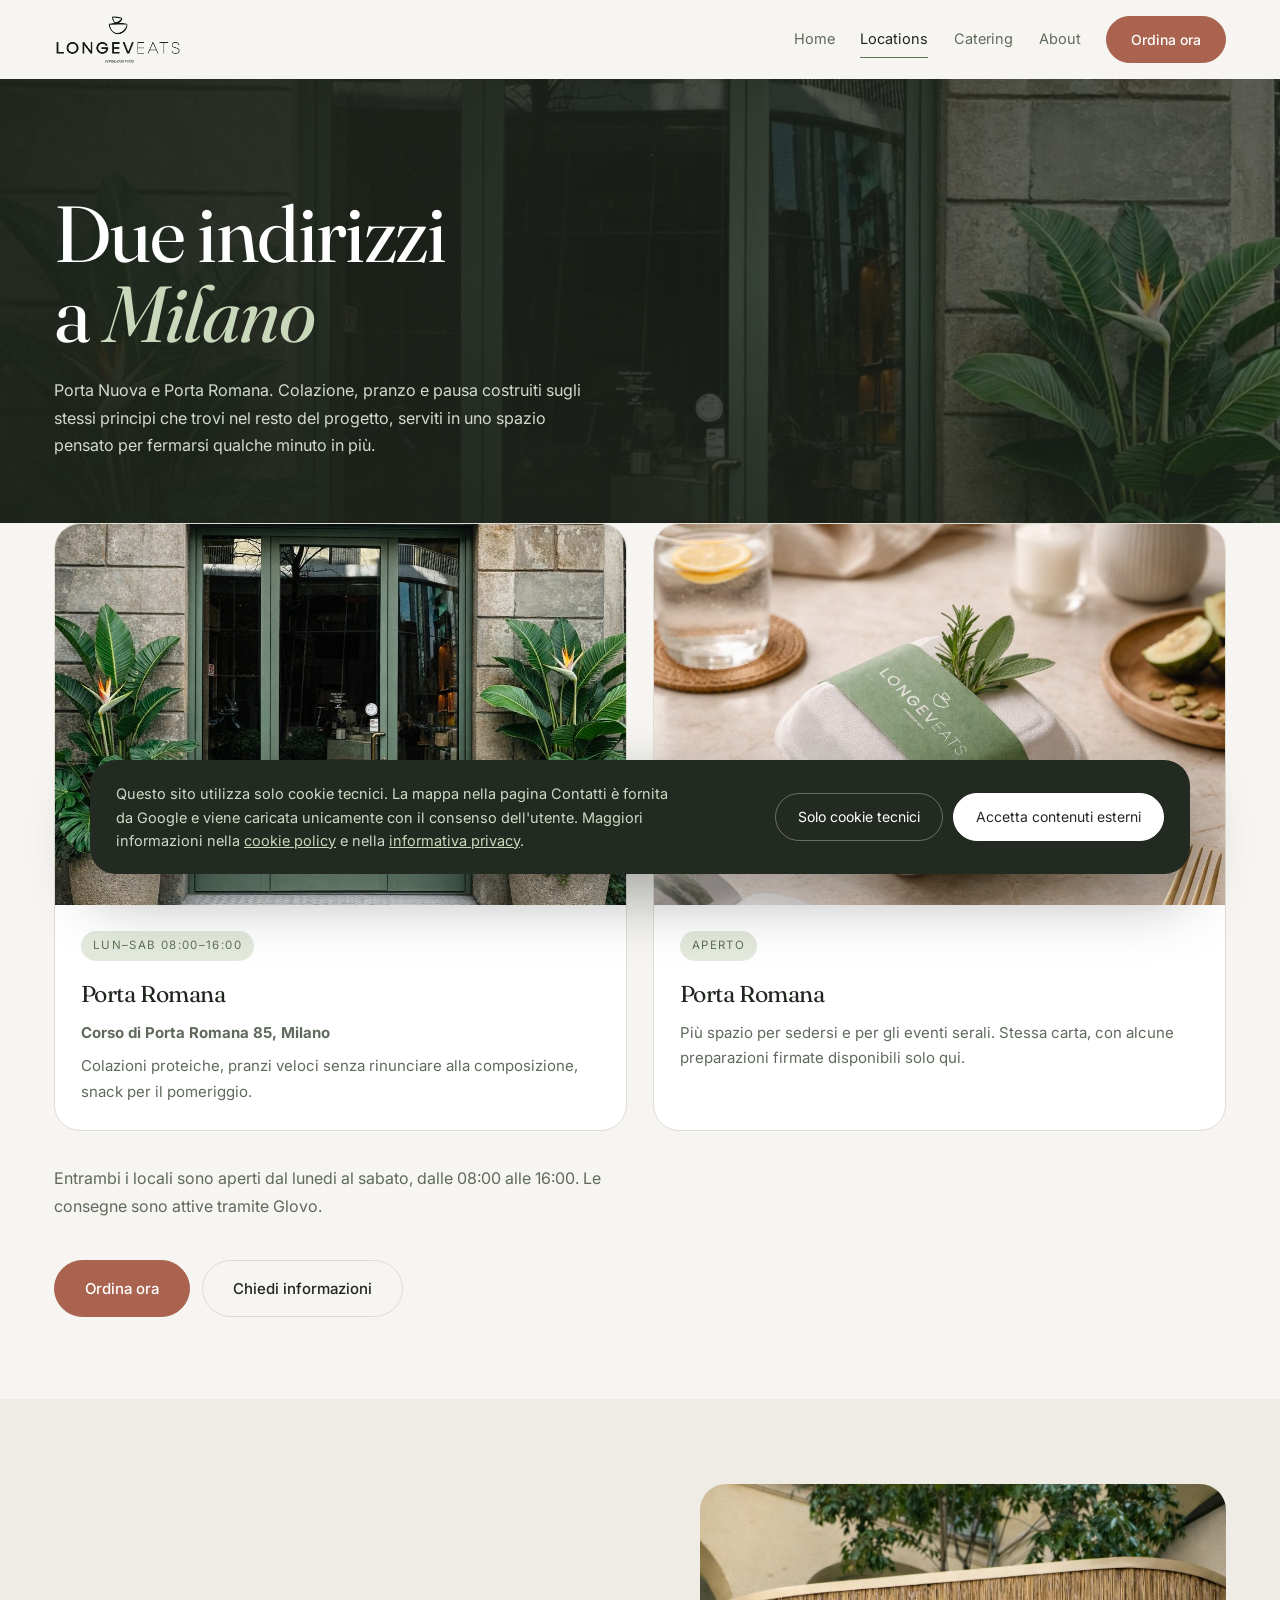
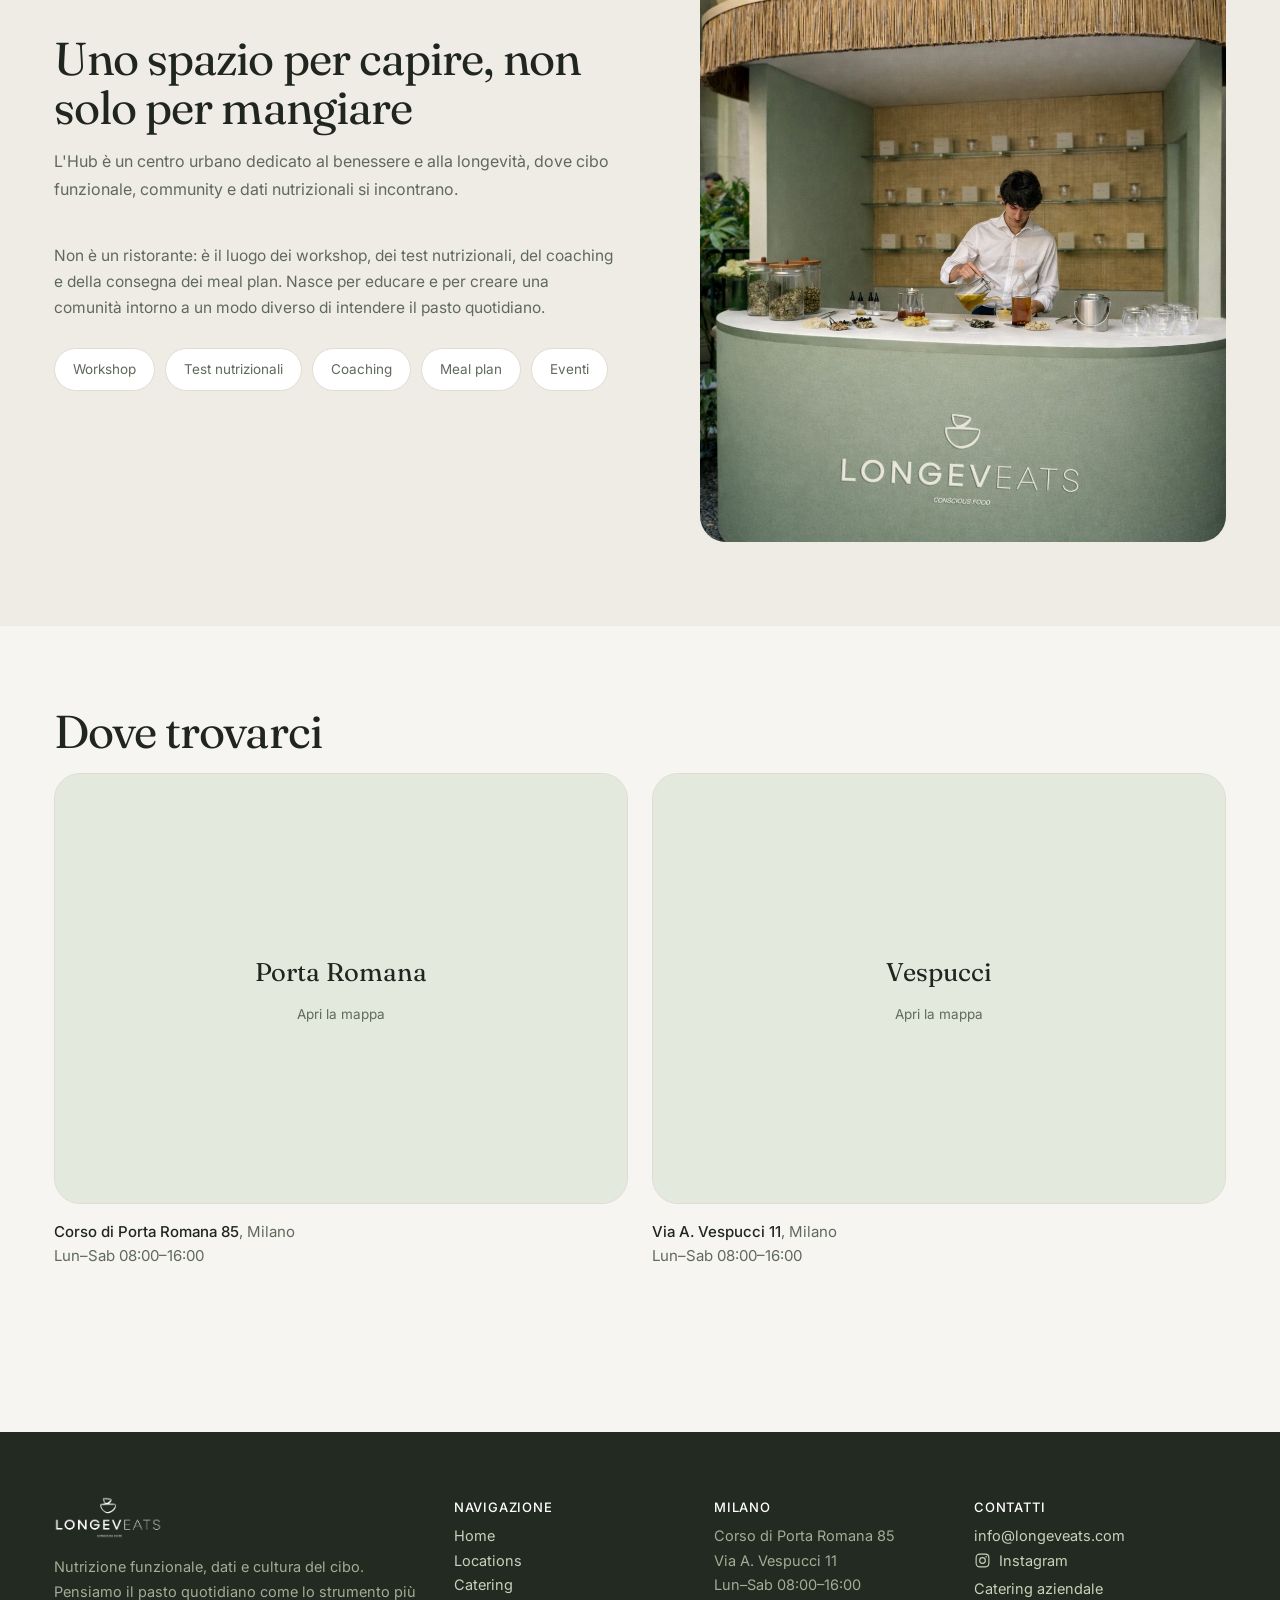
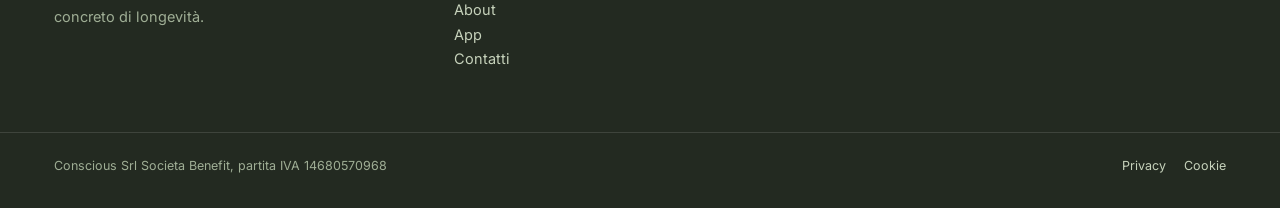
<file: locali.html>
<!DOCTYPE html>
<html lang="it">
<head>
<meta charset="utf-8">
<meta name="viewport" content="width=device-width, initial-scale=1">
<title>I locali a Milano, LONGEVEATS</title>
<meta name="description" content="I locali LONGEVEATS a Milano, Porta Nuova e Porta Romana: colazione, pranzo e snack funzionali. E gli Hub dedicati a workshop e test nutrizionali.">
<link rel="icon" type="image/png" href="img/favicon.png">
<link rel="apple-touch-icon" href="img/favicon.png">
<meta name="theme-color" content="#232a21">
<link rel="preconnect" href="https://fonts.googleapis.com">
<link rel="preconnect" href="https://fonts.gstatic.com" crossorigin>
<link href="https://fonts.googleapis.com/css2?family=Fraunces:ital,opsz,wght@0,9..144,300;0,9..144,400;1,9..144,300&family=Inter:wght@300;400;500;600&display=swap" rel="stylesheet">
<style>
:root{
  --bg:#f6f5f1;
  --bg-warm:#efece5;
  --panel:#ffffff;
  --ink:#20261f;
  --ink-soft:#5f6a5c;
  --line:#dfdcd2;
  --sage:#8a9b7e;
  --sage-deep:#5f7256;
  --sage-pale:#e4e9dd;
  --clay:#a9634f;
  --clay-pale:#f0e2dc;
  --dark:#232a21;
  --serif:"Fraunces",Georgia,serif;
  --sans:"Inter",system-ui,-apple-system,sans-serif;
  --gutter:clamp(22px,4.2vw,88px);
  --frame:1560px;
  --r-s:8px;
  --r-m:16px;
  --r-l:26px;
}
*{box-sizing:border-box}
html{scroll-behavior:smooth}
body{
  margin:0;background:var(--bg);color:var(--ink);
  font-family:var(--sans);font-size:clamp(15.5px,1.02vw,17.5px);line-height:1.7;
  -webkit-font-smoothing:antialiased;
}
img{max-width:100%;display:block}
a{color:inherit}
.wrap{width:100%;max-width:var(--frame);margin:0 auto;padding:0 var(--gutter)}
section{padding:clamp(60px,6.4vw,116px) 0}
section + section{padding-top:0}

/* ---------- tipografia ---------- */
h1,h2,h3{font-family:var(--serif);font-weight:400;letter-spacing:-.02em;margin:0}
h1{font-size:clamp(40px,6.2vw,96px);line-height:1}
.sec-title{font-size:clamp(28px,3.6vw,58px);line-height:1.06;margin-bottom:16px}
.lede{font-size:clamp(16px,1.26vw,21px);color:var(--ink-soft);max-width:54ch;margin:0}
.sec-lede{font-size:clamp(16px,1.14vw,19px);color:var(--ink-soft);max-width:56ch;margin:0 0 40px}
.eyebrow{font-size:12px;letter-spacing:.22em;text-transform:uppercase;color:var(--sage-deep);margin:0 0 18px;font-weight:500}

/* ---------- header ---------- */
.site-head{position:sticky;top:0;z-index:60;background:rgba(246,245,241,.88);backdrop-filter:blur(12px);transition:box-shadow .3s,background .3s}
.site-head.is-stuck{box-shadow:0 1px 0 var(--line)}
.head-in{max-width:var(--frame);margin:0 auto;padding:14px var(--gutter);display:flex;align-items:center;justify-content:space-between;gap:24px}
.logo{height:clamp(30px,3vw,42px);width:auto}
.nav{display:flex;gap:clamp(16px,2vw,34px);align-items:center}
.nav a{text-decoration:none;font-size:14.5px;color:var(--ink-soft);position:relative;padding:6px 0;white-space:nowrap}
.nav a::after{content:"";position:absolute;left:0;right:100%;bottom:0;height:1px;background:var(--sage-deep);transition:right .35s cubic-bezier(.2,.7,.3,1)}
.nav a:hover{color:var(--ink)}
.nav a:hover::after,.nav a[aria-current="page"]::after{right:0}
.nav a[aria-current="page"]{color:var(--ink)}
.nav .btn{padding:10px 20px;font-size:14px}
.nav .btn::after{display:none}
.nav-toggle{display:none;background:none;border:1px solid var(--line);border-radius:999px;padding:9px 16px;font:inherit;font-size:13.5px;cursor:pointer;color:var(--ink)}

/* ---------- bottoni ---------- */
.btn{display:inline-block;text-decoration:none;background:var(--sage-deep);color:#fff;padding:15px 30px;border-radius:999px;font-size:15px;font-weight:500;border:1px solid var(--sage-deep);cursor:pointer;transition:background .25s,transform .25s,border-color .25s}
.btn:hover{background:#4d5f45;border-color:#4d5f45;transform:translateY(-1px)}
.btn.ghost{background:transparent;color:var(--ink);border-color:var(--line)}
.btn.ghost:hover{background:var(--panel);border-color:var(--sage-deep)}
.btn.light{background:#fff;color:var(--dark);border-color:#fff}
.btn.light:hover{background:var(--sage-pale);border-color:var(--sage-pale)}
.btn-row{display:flex;gap:12px;flex-wrap:wrap;margin-top:32px}

/* ---------- hero ---------- */
.hero{position:relative;overflow:hidden;background:var(--dark);color:#fff;padding:clamp(90px,9vw,150px) 0 clamp(70px,7vw,120px);min-height:78vh;display:flex;align-items:center}
.hero .photo-bg{position:absolute;inset:0;background-size:cover;background-position:center 42%}
.hero .veil{position:absolute;inset:0;background:
  linear-gradient(92deg,rgba(29,35,27,.93) 0%,rgba(29,35,27,.86) 34%,rgba(29,35,27,.62) 62%,rgba(29,35,27,.42) 100%),
  linear-gradient(180deg,rgba(29,35,27,.4),rgba(29,35,27,.2) 45%,rgba(29,35,27,.6));}
.hero .wrap{position:relative;z-index:1}
.hero h1{color:#fff;max-width:15ch}
.hero h1 em{font-style:italic;color:#c9d8bb}
.hero .lede{color:#d3d9cd;margin-top:24px}
.hero .claim{font-size:12px;letter-spacing:.24em;text-transform:uppercase;color:#a9bb99;margin:0 0 22px}

/* ---------- fascia dati ---------- */
.stats{display:grid;grid-template-columns:repeat(4,minmax(0,1fr));border-top:1px solid rgba(255,255,255,.16);margin-top:clamp(44px,5vw,74px);position:relative;z-index:1}
.stat{padding:26px clamp(14px,2vw,32px) 0;border-left:1px solid rgba(255,255,255,.16)}
.stat:first-child{border-left:0;padding-left:0}
.stat b{display:block;font-family:var(--serif);font-weight:400;font-size:clamp(30px,3.6vw,56px);line-height:1;color:#fff;margin-bottom:8px}
.stat span{font-size:13px;color:#a9b7a0;line-height:1.45;display:block}
@media (max-width:760px){.stats{grid-template-columns:1fr 1fr;gap:18px 0}.stat{border-left:0;padding-left:0}}

/* ---------- pilastri ---------- */
.pillars{display:grid;grid-template-columns:repeat(auto-fit,minmax(240px,1fr));gap:clamp(16px,1.8vw,26px)}
.pillar{background:var(--panel);border:1px solid var(--line);border-radius:var(--r-l);overflow:hidden;text-decoration:none;color:inherit;display:flex;flex-direction:column;transition:transform .35s cubic-bezier(.2,.7,.3,1),box-shadow .35s,border-color .35s}
.pillar:hover{transform:translateY(-5px);border-color:var(--sage);box-shadow:0 22px 44px rgba(32,38,31,.1)}
.pillar .ph{aspect-ratio:4/3;overflow:hidden;background:var(--bg-warm)}
.pillar .ph img{width:100%;height:100%;object-fit:cover;transition:transform 1.2s cubic-bezier(.2,.7,.3,1)}
.pillar:hover .ph img{transform:scale(1.05)}
.pillar .tx{padding:26px 26px 30px;display:flex;flex-direction:column;flex:1}
.pillar h3{font-size:clamp(21px,1.7vw,27px);margin-bottom:8px}
.pillar p{color:var(--ink-soft);font-size:15px;margin:0 0 18px}
.pillar .go{margin-top:auto;font-size:13.5px;color:var(--sage-deep);letter-spacing:.02em}

/* ---------- split ---------- */
.split{display:grid;grid-template-columns:1fr 1fr;align-items:center;gap:clamp(32px,5vw,80px)}
.split.tight{grid-template-columns:1.05fr .95fr}
.figure{border-radius:var(--r-l);overflow:hidden;background:var(--bg-warm)}
.figure img{width:100%;height:100%;object-fit:cover;aspect-ratio:4/5}
.figure.wide img{aspect-ratio:4/3}
@media (max-width:900px){.split{grid-template-columns:1fr}}

/* ---------- fasce ---------- */
.band{background:var(--bg-warm)}
.band-sage{background:var(--sage-pale)}
.band-dark{background:var(--dark);color:#fff}
.band-dark .sec-title{color:#fff}
.band-dark .sec-lede,.band-dark p{color:#a9b7a0}
.band,.band-sage,.band-dark{padding:clamp(60px,6.6vw,120px) 0;margin-top:clamp(60px,6.4vw,116px)}
section + .band,section + .band-sage,section + .band-dark{margin-top:0}

/* ---------- score ---------- */
.score-grid{display:grid;grid-template-columns:repeat(auto-fit,minmax(210px,1fr));gap:clamp(16px,1.8vw,24px);margin-top:44px}
.score-card{background:var(--panel);border:1px solid var(--line);border-radius:var(--r-m);padding:26px 24px}
.score-card .n{font-family:var(--serif);font-size:15px;color:var(--sage-deep);display:block;margin-bottom:12px;letter-spacing:.06em}
.score-card h3{font-size:19px;margin-bottom:8px}
.score-card p{margin:0;font-size:14.5px;color:var(--ink-soft)}
.band-dark .score-card{background:rgba(255,255,255,.05);border-color:rgba(255,255,255,.14)}
.band-dark .score-card h3{color:#fff}
.band-dark .score-card p{color:#a9b7a0}
.band-dark .score-card .n{color:#c9d8bb}

/* ---------- elenco numerato ---------- */
.steps{border-top:1px solid var(--line);margin-top:40px}
.step{display:grid;grid-template-columns:64px 1fr;gap:clamp(16px,2vw,40px);padding:30px 0;border-bottom:1px solid var(--line);align-items:start}
.step .n{font-family:var(--serif);font-size:clamp(26px,2.4vw,38px);color:var(--sage);line-height:1}
.step h3{font-size:clamp(20px,1.7vw,26px);margin-bottom:6px}
.step p{margin:0;color:var(--ink-soft)}

/* ---------- sedi ---------- */
.places{display:grid;grid-template-columns:repeat(auto-fit,minmax(280px,1fr));gap:clamp(18px,2vw,28px)}
.place{background:var(--panel);border:1px solid var(--line);border-radius:var(--r-l);overflow:hidden}
.place .ph{aspect-ratio:3/2;overflow:hidden}
.place .ph img{width:100%;height:100%;object-fit:cover}
.place .tx{padding:26px}
.place h3{font-size:23px;margin-bottom:6px}
.place .status{display:inline-block;font-size:11.5px;letter-spacing:.12em;text-transform:uppercase;background:var(--sage-pale);color:var(--sage-deep);padding:5px 12px;border-radius:999px;margin-bottom:14px}
.place .status.soon{background:var(--clay-pale);color:var(--clay)}
.place p{margin:0;color:var(--ink-soft);font-size:15px}

/* ---------- pastiglie ---------- */
.tags{display:flex;flex-wrap:wrap;gap:10px;margin-top:26px}
.tag{border:1px solid var(--line);background:var(--panel);border-radius:999px;padding:9px 18px;font-size:13.5px;color:var(--ink-soft)}
.band-dark .tag{background:rgba(255,255,255,.06);border-color:rgba(255,255,255,.16);color:#c4cfba}

/* ---------- prose ---------- */
.prose{max-width:none}
.prose h2{font-family:var(--serif);font-size:clamp(24px,2.4vw,38px);margin:44px 0 14px}
.prose p{margin:0 0 18px;color:var(--ink-soft)}
.prose ul{color:var(--ink-soft);padding-left:20px;margin:0 0 18px}
.prose li{margin-bottom:9px}
.note{background:var(--panel);border:1px solid var(--line);border-left:3px solid var(--sage);border-radius:var(--r-m);padding:22px 26px;margin:26px 0;font-size:15.5px;color:var(--ink-soft)}
.note b{display:block;color:var(--ink);font-size:13px;letter-spacing:.1em;text-transform:uppercase;margin-bottom:6px}

/* ---------- moduli ---------- */
.form{background:var(--panel);border:1px solid var(--line);border-radius:var(--r-l);padding:clamp(26px,2.6vw,44px)}
.form-grid{display:grid;grid-template-columns:1fr 1fr;gap:0 20px}
.field{margin-bottom:18px}
.field.full{grid-column:1 / -1}
.field label{display:block;font-size:12.5px;letter-spacing:.08em;text-transform:uppercase;color:var(--ink-soft);margin-bottom:8px}
.field input,.field textarea,.field select{width:100%;border:1px solid var(--line);border-radius:var(--r-s);padding:13px 15px;font:inherit;font-size:16px;color:var(--ink);background:var(--bg)}
.field input:focus,.field textarea:focus,.field select:focus{outline:2px solid var(--sage);outline-offset:1px;border-color:var(--sage)}
.field textarea{min-height:140px;resize:vertical}
.privacy{font-size:13px;color:var(--ink-soft);margin:8px 0 22px;line-height:1.55}
@media (max-width:700px){.form-grid{grid-template-columns:1fr}}

/* ---------- lista contatti ---------- */
.dl{margin:0}
.dl div{padding:18px 0;border-bottom:1px solid var(--line)}
.dl dt{font-size:12px;letter-spacing:.12em;text-transform:uppercase;color:var(--ink-soft);margin-bottom:6px}
.dl dd{margin:0;font-size:20px;font-family:var(--serif)}
.dl dd a{text-decoration:none}
.dl dd a:hover{color:var(--sage-deep)}

/* ---------- nastro ---------- */
.marquee{overflow:hidden;position:relative;width:100%}
.marquee-track{display:flex;gap:24px;width:max-content;animation:slide 46s linear infinite}
.marquee:hover .marquee-track,.marquee:focus-within .marquee-track{animation-play-state:paused}
@keyframes slide{from{transform:translateX(0)}to{transform:translateX(calc(-50% - 12px))}}
.marquee .pillar{flex:0 0 clamp(260px,24vw,380px)}

/* ---------- reveal ---------- */
.reveal{opacity:0;transform:translateY(18px);transition:opacity .8s ease,transform .8s cubic-bezier(.2,.7,.3,1)}
.reveal.in{opacity:1;transform:none}
.reveal[data-delay="1"]{transition-delay:.09s}
.reveal[data-delay="2"]{transition-delay:.18s}
.reveal[data-delay="3"]{transition-delay:.27s}

/* ---------- footer ---------- */
.site-foot{background:var(--dark);color:#9fae95;padding:clamp(54px,5vw,84px) 0 32px;font-size:14.5px;margin-top:clamp(60px,6.4vw,116px)}
section + .site-foot,.band + .site-foot,.band-dark + .site-foot,.band-sage + .site-foot{margin-top:0}
.foot-in{display:grid;grid-template-columns:1.3fr .8fr .8fr .9fr;gap:36px}
.site-foot a{color:#c6d2bb;text-decoration:none}
.site-foot a:hover{color:#fff;text-decoration:underline}
.site-foot .logo{height:34px;margin-bottom:16px}
.site-foot strong{color:#fff;font-weight:500;display:block;margin-bottom:6px;font-size:13px;letter-spacing:.06em}
.site-foot p{margin:0 0 16px}
.foot-bot{margin-top:44px;padding-top:22px;border-top:1px solid rgba(255,255,255,.12);display:flex;justify-content:space-between;gap:18px;flex-wrap:wrap;font-size:12.5px}
.foot-links{display:flex;gap:18px;flex-wrap:wrap}
@media (max-width:900px){.foot-in{grid-template-columns:1fr 1fr}}

/* ---------- banner cookie ---------- */
.cbanner{position:fixed;left:clamp(14px,3vw,30px);right:clamp(14px,3vw,30px);bottom:clamp(14px,3vw,26px);z-index:200;background:var(--dark);color:#cfd9c6;border-radius:var(--r-l);box-shadow:0 24px 60px rgba(20,26,19,.35);padding:22px 26px;display:none;gap:20px;align-items:center;justify-content:space-between;flex-wrap:wrap;max-width:1100px;margin:0 auto;font-size:14.5px}
.cbanner.show{display:flex}
.cbanner p{margin:0;max-width:62ch;line-height:1.6}
.cbanner a{color:#c9d8bb}
.cbanner .actions{display:flex;gap:10px;flex-wrap:wrap}
.cbanner button{border-radius:999px;padding:11px 22px;font:inherit;font-size:14px;cursor:pointer;border:1px solid rgba(255,255,255,.32);background:transparent;color:#fff}
.cbanner button.primary{background:#fff;color:var(--dark);border-color:#fff}

/* ---------- responsive ---------- */
@media (max-width:900px){
  .nav{position:fixed;inset:62px 0 auto 0;background:var(--bg);flex-direction:column;align-items:flex-start;gap:0;padding:10px var(--gutter) 22px;box-shadow:0 12px 30px rgba(32,38,31,.1);display:none}
  .nav.open{display:flex}
  .nav a{padding:13px 0;width:100%;font-size:17px}
  .nav .btn{margin-top:10px}
  .nav-toggle{display:block}
  .hero{min-height:0}
  .hero .veil{background:linear-gradient(180deg,rgba(29,35,27,.86),rgba(29,35,27,.92))}
}
@media (prefers-reduced-motion:reduce){
  *{animation:none!important;transition:none!important}
  .reveal{opacity:1;transform:none}
}
:focus-visible{outline:2px solid var(--sage-deep);outline-offset:3px}

/* ============================================================
   LIVELLO DINAMICO, linguaggio da catena food
   ============================================================ */

/* --- hero: parola che ruota --- */
.rotator{display:inline-grid;vertical-align:bottom;text-align:left}
.rotator span{grid-area:1/1;opacity:0;transform:translateY(.35em);animation:rot 12s infinite;color:#c9d8bb;font-style:italic}
.rotator span:nth-child(1){animation-delay:0s}
.rotator span:nth-child(2){animation-delay:3s}
.rotator span:nth-child(3){animation-delay:6s}
.rotator span:nth-child(4){animation-delay:9s}
@keyframes rot{
  0%{opacity:0;transform:translateY(.35em)}
  4%,22%{opacity:1;transform:none}
  27%,100%{opacity:0;transform:translateY(-.3em)}
}

/* --- nastro scorrevole di parole --- */
.ticker{background:var(--sage-deep);color:#eef3e8;overflow:hidden;padding:14px 0;margin-top:0}
.ticker-track{display:flex;gap:0;width:max-content;animation:tick 34s linear infinite}
.ticker:hover .ticker-track{animation-play-state:paused}
.ticker span{font-size:13.5px;letter-spacing:.16em;text-transform:uppercase;padding:0 26px;white-space:nowrap;display:flex;align-items:center;gap:26px}
.ticker span::after{content:"";width:7px;height:7px;border-radius:50%;background:rgba(255,255,255,.5)}
@keyframes tick{from{transform:translateX(0)}to{transform:translateX(-50%)}}

/* --- bento --- */
.bento{display:grid;grid-template-columns:repeat(4,1fr);grid-auto-rows:minmax(190px,auto);gap:clamp(12px,1.4vw,20px)}
.cell{position:relative;border-radius:var(--r-l);overflow:hidden;background:var(--panel);border:1px solid var(--line);text-decoration:none;color:inherit;display:flex;flex-direction:column;justify-content:flex-end;padding:26px;transition:transform .4s cubic-bezier(.2,.7,.3,1),box-shadow .4s}
.cell:hover{transform:translateY(-6px);box-shadow:0 26px 50px rgba(32,38,31,.14)}
.cell.big{grid-column:span 2;grid-row:span 2}
.cell.wide{grid-column:span 2}
.cell.photo{border:0;color:#fff;min-height:230px}
.cell.photo img{position:absolute;inset:0;width:100%;height:100%;object-fit:cover;z-index:0;transition:transform 1.4s cubic-bezier(.2,.7,.3,1)}
.cell.photo:hover img{transform:scale(1.07)}
.cell.photo::after{content:"";position:absolute;inset:0;z-index:1;background:linear-gradient(180deg,rgba(28,34,26,0) 34%,rgba(28,34,26,.82) 100%)}
.cell.photo > *{position:relative;z-index:2}
.cell.sage{background:var(--sage-pale);border-color:transparent}
.cell.clay{background:var(--clay-pale);border-color:transparent}
.cell.dark{background:var(--dark);border-color:transparent;color:#fff}
.cell h3{font-size:clamp(20px,1.8vw,30px);margin-bottom:8px}
.cell p{margin:0;font-size:14.5px;color:var(--ink-soft)}
.cell.photo p,.cell.dark p{color:rgba(255,255,255,.82)}
.cell .kicker{font-size:11.5px;letter-spacing:.18em;text-transform:uppercase;margin-bottom:auto;padding-bottom:22px;color:var(--sage-deep)}
.cell.photo .kicker,.cell.dark .kicker{color:#c9d8bb}
.cell .big-n{font-family:var(--serif);font-size:clamp(46px,5vw,86px);line-height:.9;margin-bottom:auto}
.cell.dark .big-n{color:#c9d8bb}
@media (max-width:900px){
  .bento{grid-template-columns:repeat(2,1fr)}
  .cell.big{grid-column:span 2;grid-row:span 1;min-height:280px}
}
@media (max-width:560px){
  .bento{grid-template-columns:1fr}
  .cell.big,.cell.wide{grid-column:span 1}
}

/* --- costruttore di piatto --- */
.builder{background:var(--panel);border:1px solid var(--line);border-radius:var(--r-l);overflow:hidden;display:grid;grid-template-columns:1.05fr .95fr}
.builder .side{position:relative;min-height:340px;background:var(--bg-warm)}
.builder .side img{position:absolute;inset:0;width:100%;height:100%;object-fit:cover}
.builder .panel{padding:clamp(26px,2.6vw,44px)}
.builder h3{font-size:clamp(22px,2vw,32px);margin-bottom:6px}
.builder .sub{color:var(--ink-soft);font-size:15px;margin:0 0 22px}
.brow{margin-bottom:20px}
.brow .lbl{font-size:11.5px;letter-spacing:.16em;text-transform:uppercase;color:var(--sage-deep);margin-bottom:10px;display:block}
.chips{display:flex;flex-wrap:wrap;gap:8px}
.chip{border:1px solid var(--line);background:var(--bg);border-radius:999px;padding:10px 18px;font:inherit;font-size:14px;color:var(--ink-soft);cursor:pointer;transition:all .22s}
.chip:hover{border-color:var(--sage)}
.chip[aria-pressed="true"]{background:var(--sage-deep);border-color:var(--sage-deep);color:#fff}
.meter{margin-top:26px;padding-top:22px;border-top:1px solid var(--line)}
.meter .top{display:flex;justify-content:space-between;align-items:baseline;margin-bottom:10px}
.meter .top b{font-family:var(--serif);font-size:34px;font-weight:400;line-height:1}
.meter .top span{font-size:12px;letter-spacing:.14em;text-transform:uppercase;color:var(--ink-soft)}
.bar{height:8px;border-radius:999px;background:var(--bg-warm);overflow:hidden}
.bar i{display:block;height:100%;width:0;border-radius:999px;background:linear-gradient(90deg,var(--sage),var(--sage-deep));transition:width .6s cubic-bezier(.2,.7,.3,1)}
.meter p{margin:14px 0 0;font-size:14px;color:var(--ink-soft);min-height:42px}
@media (max-width:820px){.builder{grid-template-columns:1fr}.builder .side{min-height:220px}}

/* --- fascia locali --- */
.shopstrip{display:grid;grid-template-columns:repeat(auto-fit,minmax(300px,1fr));gap:clamp(14px,1.6vw,24px)}
.shop{position:relative;border-radius:var(--r-l);overflow:hidden;min-height:clamp(300px,32vw,420px);display:flex;flex-direction:column;justify-content:flex-end;padding:30px;color:#fff;text-decoration:none}
.shop img{position:absolute;inset:0;width:100%;height:100%;object-fit:cover;transition:transform 1.4s cubic-bezier(.2,.7,.3,1)}
.shop:hover img{transform:scale(1.06)}
.shop::after{content:"";position:absolute;inset:0;background:linear-gradient(180deg,rgba(28,34,26,.1) 30%,rgba(28,34,26,.85))}
.shop > *{position:relative;z-index:1}
.shop h3{font-size:clamp(24px,2.2vw,34px);color:#fff;margin-bottom:6px}
.shop p{margin:0;color:rgba(255,255,255,.85);font-size:14.5px}
.shop .pin{display:inline-flex;align-items:center;gap:8px;font-size:11.5px;letter-spacing:.16em;text-transform:uppercase;color:#c9d8bb;margin-bottom:auto}

/* --- barra azione mobile --- */
.actionbar{position:fixed;left:12px;right:12px;bottom:12px;z-index:80;display:none;gap:10px}
.actionbar a{flex:1;text-align:center;padding:15px 10px;border-radius:999px;font-size:14.5px;font-weight:500;text-decoration:none;box-shadow:0 10px 30px rgba(32,38,31,.22)}
.actionbar .a1{background:var(--sage-deep);color:#fff}
.actionbar .a2{background:#fff;color:var(--ink);border:1px solid var(--line)}
@media (max-width:700px){
  .actionbar{display:flex}
  body{padding-bottom:76px}
  .cbanner{bottom:84px}
}

/* --- dettagli --- */
.sec-head{display:flex;align-items:flex-end;justify-content:space-between;gap:24px;flex-wrap:wrap;margin-bottom:34px}
.sec-head .sec-title{margin-bottom:0}
.link-more{font-size:14.5px;color:var(--sage-deep);text-decoration:none;border-bottom:1px solid currentColor;padding-bottom:2px;white-space:nowrap}
.hero h1{text-wrap:balance}

/* ============================================================
   TESTATA DI APERTURA, riconoscibilita immediata
   ============================================================ */
.opener{background:var(--bg);padding:0;overflow:hidden}
.opener-in{display:grid;grid-template-columns:minmax(0,1.02fr) minmax(0,.98fr);align-items:stretch;min-height:min(82vh,760px)}
.opener .txt{display:flex;flex-direction:column;justify-content:center;padding:clamp(40px,5vw,84px) clamp(28px,4vw,72px) clamp(40px,5vw,84px) var(--gutter)}
.opener .kick{display:inline-flex;align-items:center;gap:10px;font-size:11.5px;letter-spacing:.2em;text-transform:uppercase;color:var(--sage-deep);margin:0 0 22px}
.opener .kick::before{content:"";width:26px;height:1px;background:var(--sage-deep)}
.opener h1{font-size:clamp(38px,5.1vw,86px);line-height:1.02;margin-bottom:20px}
.opener h1 em{font-style:italic;color:var(--sage-deep)}
.opener .lede{font-size:clamp(16px,1.22vw,20px);max-width:44ch}
.opener .facts{display:flex;flex-wrap:wrap;gap:10px 28px;margin-top:30px;font-size:14px;color:var(--ink-soft)}
.opener .facts b{color:var(--ink);font-weight:500}
.opener .media{position:relative;display:grid;grid-template-columns:1fr 1fr;grid-template-rows:1fr 1fr;gap:clamp(8px,.9vw,14px);padding:clamp(14px,1.6vw,26px) var(--gutter) clamp(14px,1.6vw,26px) 0}
.opener .media figure{margin:0;position:relative;overflow:hidden;border-radius:var(--r-l);background:var(--bg-warm)}
.opener .media figure:first-child{grid-row:span 2}
.opener .media img{width:100%;height:100%;object-fit:cover;transition:transform 1.6s cubic-bezier(.2,.7,.3,1)}
.opener .media figure:hover img{transform:scale(1.06)}
.opener .media .badge{position:absolute;left:14px;bottom:14px;background:rgba(255,255,255,.94);border-radius:999px;padding:7px 15px;font-size:11.5px;letter-spacing:.12em;text-transform:uppercase;color:var(--ink)}
@media (max-width:960px){
  .opener-in{grid-template-columns:1fr;min-height:0}
  .opener .txt{padding:clamp(46px,8vw,70px) var(--gutter) 30px}
  .opener .media{padding:0 var(--gutter) clamp(30px,5vw,44px);grid-template-rows:200px 200px}
  .opener .media figure:first-child{grid-row:span 1;grid-column:span 2}
}

/* pulsante ordina, in evidenza */
.btn.order,.actionbar .a1{background:var(--clay);border-color:var(--clay);color:#fff}
.btn.order:hover{background:#95563f;border-color:#95563f}
.nav .btn.order{padding:11px 24px}

/* il nastro non si ferma mai */
.ticker:hover .ticker-track{animation-play-state:running}

/* proporzioni su schermi molto larghi */
@media (min-width:1900px){
  :root{--frame:1720px}
  .opener-in{min-height:min(76vh,820px)}
}

/* ============================================================
   RIFINITURE, logo, mappe, mobile
   ============================================================ */

/* --- logo piu grande e a filo sinistro --- */
.head-in{padding-left:var(--gutter);padding-right:var(--gutter)}
.logo{height:clamp(38px,4vw,62px)}
.site-foot .logo{height:clamp(40px,3.4vw,54px)}
.site-foot .ig{display:inline-flex;align-items:center;gap:8px}
.site-foot .ig svg{flex:0 0 17px}

/* --- doppia mappa --- */
.maps{display:grid;grid-template-columns:1fr 1fr;gap:clamp(14px,1.8vw,26px)}
.mapcard .mapframe{position:relative;aspect-ratio:4/3;border-radius:var(--r-l);overflow:hidden;background:var(--sage-pale);border:1px solid var(--line)}
.mapcard .mapframe iframe{width:100%;height:100%;border:0;display:block}
.mapcard .map-cta{position:absolute;inset:0;display:flex;flex-direction:column;align-items:center;justify-content:center;gap:8px;border:0;background:var(--sage-pale);cursor:pointer;font:inherit;color:var(--ink);width:100%}
.mapcard .map-cta strong{font-family:var(--serif);font-size:clamp(20px,2vw,28px);font-weight:400}
.mapcard .map-cta span{font-size:13.5px;color:var(--ink-soft)}
.mapcard p{margin:16px 0 0;font-size:15px;color:var(--ink-soft);line-height:1.6}
.mapcard p b{color:var(--ink);font-weight:500}
@media (max-width:760px){.maps{grid-template-columns:1fr}}

/* --- spaziature dei blocchi senza sopratitolo --- */
.sec-head{margin-bottom:clamp(22px,2.4vw,34px)}
.sec-head .sec-title{margin-bottom:0}

/* ============================================================
   MOBILE, proporzioni e leggibilita
   ============================================================ */
@media (max-width:760px){
  :root{--gutter:20px}
  body{font-size:16px;padding-bottom:0}
  section{padding:44px 0}
  .band,.band-sage,.band-dark{padding:48px 0;margin-top:48px}
  .site-foot{margin-top:48px;padding-top:44px}
  .sec-title{font-size:clamp(26px,7.4vw,34px);line-height:1.1}
  .sec-lede{font-size:16px;margin-bottom:26px}

  /* testata */
  .opener .txt{padding:38px var(--gutter) 26px}
  .opener h1{font-size:clamp(32px,8.6vw,42px);line-height:1.08}
  .opener .lede{font-size:16.5px;max-width:none}
  .opener .btn-row{margin-top:24px;gap:10px}
  .opener .btn-row .btn{flex:1 1 auto;text-align:center;padding:15px 18px}
  .opener .facts{gap:6px 18px;margin-top:22px;font-size:13.5px}
  .opener .media{grid-template-rows:170px 170px;gap:10px;padding:0 var(--gutter) 34px}
  .opener .media .badge{left:10px;bottom:10px;padding:6px 12px;font-size:10.5px}

  /* nastro */
  .ticker{padding:11px 0}
  .ticker span{font-size:11.5px;letter-spacing:.12em;padding:0 16px;gap:16px}

  /* griglia bento */
  .bento{gap:12px}
  .cell{padding:22px;min-height:0}
  .cell.big{min-height:240px}
  .cell.photo{min-height:200px}
  .cell h3{font-size:22px}
  .cell .big-n{font-size:52px;margin-bottom:14px}

  /* costruttore */
  .builder{border-radius:var(--r-m)}
  .builder .side{min-height:180px}
  .builder .panel{padding:24px 20px}
  .chip{padding:11px 16px;font-size:14px}
  .chips{gap:8px}
  .meter .top b{font-size:30px}

  /* locali */
  .shop{min-height:260px;padding:22px}
  .shopstrip{gap:12px}

  /* moduli e liste */
  .form{padding:22px 18px;border-radius:var(--r-m)}
  .form-grid{grid-template-columns:1fr;gap:0}
  .field{margin-bottom:16px}
  .field input,.field textarea,.field select{padding:14px;font-size:16px}
  .field textarea{min-height:120px}
  .split,.split.tight{gap:28px}
  .figure img{aspect-ratio:4/3}
  .dl dd{font-size:18px}
  .steps{margin-top:26px}
  .step{grid-template-columns:1fr;gap:6px;padding:22px 0}
  .step .n{font-size:22px}
  .score-grid{gap:12px;margin-top:26px}
  .score-card{padding:22px 20px}
  .btn{padding:14px 24px;font-size:15px}
  .btn-row{gap:10px}
  .tags{gap:8px}
  .tag{padding:8px 15px;font-size:13px}
  .foot-in{grid-template-columns:1fr;gap:26px}
  .cbanner{bottom:14px;padding:18px 18px;gap:14px;font-size:13.5px}
  .cbanner .actions{width:100%}
  .cbanner button{flex:1;padding:12px 14px;font-size:13.5px}
}
@media (max-width:400px){
  .opener h1{font-size:30px}
  .opener .btn-row{flex-direction:column}
  .opener .btn-row .btn{width:100%}
}

/* ============================================================
   TESTATA MOBILE, immagine a piena pagina
   ============================================================ */
@media (max-width:760px){
  .opener{position:relative;background:var(--dark);min-height:88svh;display:flex;align-items:flex-end}
  .opener::before{
    content:"";position:absolute;inset:0;z-index:0;
    background-image:url('img/bowl.jpg');background-size:cover;background-position:center 45%;
    animation:kb 18s ease-out forwards;
  }
  .opener::after{
    content:"";position:absolute;inset:0;z-index:1;
    background:linear-gradient(180deg,rgba(26,32,24,.55) 0%,rgba(26,32,24,.28) 38%,rgba(26,32,24,.86) 100%);
  }
  @keyframes kb{from{transform:scale(1)}to{transform:scale(1.09)}}
  .opener-in{position:relative;z-index:2;grid-template-columns:1fr;min-height:0;width:100%}
  .opener .media{display:none}
  .opener .lede{display:none}
  .opener .txt{padding:0 var(--gutter) 40px;justify-content:flex-end}
  .opener h1{color:#fff;font-size:clamp(34px,9.6vw,46px);line-height:1.04;margin-bottom:24px;text-shadow:0 2px 24px rgba(20,26,19,.45)}
  .opener h1 em{color:#c9d8bb}
  .opener .btn-row{margin-top:0;gap:10px;flex-direction:row}
  .opener .btn-row .btn{flex:1;text-align:center;padding:16px 14px}
  .opener .btn-row .btn.ghost{background:rgba(255,255,255,.14);color:#fff;border-color:rgba(255,255,255,.45);backdrop-filter:blur(6px)}
  .opener .facts{margin-top:22px;gap:4px 16px;font-size:13px;color:rgba(255,255,255,.82)}
  .opener .facts b{color:#fff;font-weight:500}
}
@media (max-width:400px){
  .opener .btn-row{flex-direction:row}
  .opener .btn-row .btn{width:auto}
}
@media (max-width:760px) and (prefers-reduced-motion:reduce){
  .opener::before{animation:none}
}

/* correzione: le colonne affiancate devono impilarsi anche con .tight */
@media (max-width:900px){
  .split,.split.tight{grid-template-columns:minmax(0,1fr)!important}
  .split > *{min-width:0}
  .form{width:100%}
}
/* sopratitolo leggibile sopra la fotografia, solo su mobile */
@media (max-width:760px){
  .opener .kick{color:rgba(255,255,255,.9)}
  .opener .kick::before{background:rgba(255,255,255,.7)}
}

</style>
</head>
<body>

<header class="site-head">
  <div class="head-in">
    <a href="index.html" aria-label="LONGEVEATS, home"><img class="logo" src="img/logo.png" alt="LONGEVEATS, conscious food"></a>
    <button class="nav-toggle" aria-expanded="false" aria-controls="nav">Menu</button>
    <nav class="nav" id="nav">
      <a href="index.html">Home</a>
      <a href="locali.html" aria-current="page">Locations</a>
      <a href="aziende.html">Catering</a>
      <a href="metodo.html">About</a>
      <a class="btn order" href="https://glovoapp.com" target="_blank" rel="noopener">Ordina ora</a>
    </nav>
  </div>
</header>

<main>



  <section class="hero" style="min-height:0;padding-bottom:clamp(50px,5vw,90px)">
    <div class="photo-bg" style="background-image:url('img/cafe.jpg')"></div>
    <div class="veil"></div>
    <div class="wrap">
      <h1>Due indirizzi<br>a <em>Milano</em></h1>
      <p class="lede">Porta Nuova e Porta Romana. Colazione, pranzo e pausa costruiti sugli stessi principi che trovi nel resto del progetto, serviti in uno spazio pensato per fermarsi qualche minuto in più.</p>
    </div>
  </section>

  <section>
    <div class="wrap">
      <div class="places">
        <div class="place reveal">
          <div class="ph"><img src="img/cafe.jpg" alt="LONGEVEATS Porta Nuova"></div>
          <div class="tx">
            <span class="status">Lun&ndash;Sab 08:00&ndash;16:00</span>
            <h3>Porta Romana</h3>
            <p><strong>Corso di Porta Romana 85, Milano</strong></p>
            <p style="margin-top:8px">Colazioni proteiche, pranzi veloci senza rinunciare alla composizione, snack per il pomeriggio.</p>
          </div>
        </div>
        <div class="place reveal" data-delay="1">
          <div class="ph"><img src="img/bowl.jpg" alt="LONGEVEATS Porta Romana"></div>
          <div class="tx">
            <span class="status">Aperto</span>
            <h3>Porta Romana</h3>
            <p>Più spazio per sedersi e per gli eventi serali. Stessa carta, con alcune preparazioni firmate disponibili solo qui.</p>
          </div>
        </div>
      </div>
      <p class="sec-lede reveal" style="margin-top:34px">Entrambi i locali sono aperti dal lunedi al sabato, dalle 08:00 alle 16:00. Le consegne sono attive tramite Glovo.</p>
      <div class="btn-row reveal"><a class="btn order" href="https://glovoapp.com" target="_blank" rel="noopener">Ordina ora</a><a class="btn ghost" href="contatti.html">Chiedi informazioni</a></div>
    </div>
  </section>

  <div class="band" id="hub">
    <div class="wrap split tight">
      <div class="reveal">
        <h2 class="sec-title">Uno spazio per capire, non solo per mangiare</h2>
        <p class="sec-lede">L'Hub è un centro urbano dedicato al benessere e alla longevità, dove cibo funzionale, community e dati nutrizionali si incontrano.</p>
        <p style="color:var(--ink-soft);max-width:56ch">Non è un ristorante: è il luogo dei workshop, dei test nutrizionali, del coaching e della consegna dei meal plan. Nasce per educare e per creare una comunità intorno a un modo diverso di intendere il pasto quotidiano.</p>
        <div class="tags">
          <span class="tag">Workshop</span>
          <span class="tag">Test nutrizionali</span>
          <span class="tag">Coaching</span>
          <span class="tag">Meal plan</span>
          <span class="tag">Eventi</span>
        </div>
      </div>
      <div class="figure reveal" data-delay="1"><img src="img/hub.jpg" alt="Il banco di un LONGEVEATS Hub"></div>
    </div>
  </div>

  <section>
    <div class="wrap">
      <h2 class="sec-title reveal">Dove trovarci</h2>
      <div class="maps">
        <div class="mapcard reveal">
          <div class="mapframe">
            <button class="map-cta" type="button" data-src="https://www.google.com/maps?q=Corso%20di%20Porta%20Romana%2085%2C%20Milano&output=embed">
              <strong>Porta Romana</strong><span>Apri la mappa</span>
            </button>
          </div>
          <p><b>Corso di Porta Romana 85</b>, Milano<br>Lun&ndash;Sab 08:00&ndash;16:00</p>
        </div>
        <div class="mapcard reveal" data-delay="1">
          <div class="mapframe">
            <button class="map-cta" type="button" data-src="https://www.google.com/maps?q=Via%20Amerigo%20Vespucci%2011%2C%20Milano&output=embed">
              <strong>Vespucci</strong><span>Apri la mappa</span>
            </button>
          </div>
          <p><b>Via A. Vespucci 11</b>, Milano<br>Lun&ndash;Sab 08:00&ndash;16:00</p>
        </div>
      </div>
    </div>
  </section>
</main>

<footer class="site-foot">
  <div class="wrap foot-in">
    <div>
      <img class="logo" src="img/logo-bianco.png" alt="LONGEVEATS">
      <p>Nutrizione funzionale, dati e cultura del cibo. Pensiamo il pasto quotidiano come lo strumento più concreto di longevità.</p>
    </div>
    <div>
      <strong>NAVIGAZIONE</strong>
      <p><a href="index.html">Home</a><br>
      <a href="locali.html">Locations</a><br>
      <a href="aziende.html">Catering</a><br>
      <a href="metodo.html">About</a><br>
      <a href="app.html">App</a><br>
      <a href="contatti.html">Contatti</a></p>
    </div>
    <div>
      <strong>MILANO</strong>
      <p>Corso di Porta Romana 85<br>Via A. Vespucci 11<br>Lun&ndash;Sab 08:00&ndash;16:00</p>
    </div>
    <div>
      <strong>CONTATTI</strong>
      <p><a class="mailto" data-u="info" data-d="longeveats.com" href="contatti.html">scrivici</a><br>
      <a class="ig" href="https://www.instagram.com/longeveats_consciouseating/" target="_blank" rel="noopener"><svg viewBox="0 0 24 24" width="17" height="17" fill="none" stroke="currentColor" stroke-width="1.6" aria-hidden="true"><rect x="3" y="3" width="18" height="18" rx="5"/><circle cx="12" cy="12" r="4"/><circle cx="17.2" cy="6.8" r="1.1" fill="currentColor" stroke="none"/></svg>Instagram</a><br>
      <a href="aziende.html">Catering aziendale</a></p>
    </div>
  </div>
  <div class="wrap foot-bot">
    <span>Conscious Srl Societa Benefit, partita IVA 14680570968</span>
    <span class="foot-links">
      <a href="privacy.html">Privacy</a>
      <a href="cookie.html">Cookie</a>
    </span>
  </div>
</footer>

<script>
/* LONGEVEATS, interazioni comuni */
document.addEventListener('DOMContentLoaded', function () {

  /* menu mobile */
  var toggle = document.querySelector('.nav-toggle');
  var nav = document.querySelector('.nav');
  if (toggle && nav) {
    toggle.addEventListener('click', function () {
      var open = nav.classList.toggle('open');
      toggle.setAttribute('aria-expanded', open ? 'true' : 'false');
      toggle.textContent = open ? 'Chiudi' : 'Menu';
    });
  }

  /* ombra dell'intestazione allo scorrimento */
  var head = document.querySelector('.site-head');
  if (head) {
    var onScroll = function () { head.classList.toggle('is-stuck', window.scrollY > 8); };
    onScroll();
    window.addEventListener('scroll', onScroll, { passive: true });
  }

  var reduce = window.matchMedia('(prefers-reduced-motion: reduce)').matches;

  /* contatori */
  function countUp(el) {
    var target = parseFloat(el.dataset.count);
    var suffix = el.dataset.suffix || '';
    if (reduce) { el.textContent = target + suffix; return; }
    var start = performance.now(), dur = 1500;
    (function step(now) {
      var t = Math.min((now - start) / dur, 1);
      el.textContent = Math.round(target * (1 - Math.pow(1 - t, 3))) + suffix;
      if (t < 1) requestAnimationFrame(step);
    })(performance.now());
  }

  /* comparsa progressiva */
  var io = new IntersectionObserver(function (entries) {
    entries.forEach(function (e) {
      if (!e.isIntersecting) return;
      e.target.classList.add('in');
      if (e.target.dataset.count) countUp(e.target);
      io.unobserve(e.target);
    });
  }, { threshold: 0.2, rootMargin: '0px 0px -40px 0px' });
  document.querySelectorAll('.reveal, [data-count]').forEach(function (el) { io.observe(el); });

  /* indirizzo email composto lato client */
  document.querySelectorAll('a.mailto').forEach(function (a) {
    var ind = a.dataset.u + String.fromCharCode(64) + a.dataset.d;
    a.href = 'mail' + 'to:' + ind;
    if (!a.dataset.keep) a.textContent = ind;
  });

  /* banner cookie e consenso ai contenuti di terze parti */
  var consenso = null;
  try { consenso = localStorage.getItem('le-consenso'); } catch (e) { consenso = null; }
  if (!consenso) {
    var b = document.createElement('div');
    b.className = 'cbanner show';
    b.innerHTML = '<p>Questo sito utilizza solo cookie tecnici. La mappa nella pagina Contatti è fornita da Google e viene caricata unicamente con il consenso dell\'utente. Maggiori informazioni nella <a href="cookie.html">cookie policy</a> e nella <a href="privacy.html">informativa privacy</a>.</p>' +
      '<span class="actions"><button type="button" class="solo">Solo cookie tecnici</button><button type="button" class="primary tutti">Accetta contenuti esterni</button></span>';
    document.body.appendChild(b);
    b.addEventListener('click', function (ev) {
      var scelta = ev.target.classList.contains('tutti') ? 'tutti' : (ev.target.classList.contains('solo') ? 'solo' : null);
      if (!scelta) return;
      try { localStorage.setItem('le-consenso', scelta); } catch (e) {}
      b.classList.remove('show');
      if (scelta === 'tutti' && window.leApriMappa) window.leApriMappa();
    });
  }

  /* mappe caricate su consenso, una per sede */
  var mapBtns = Array.prototype.slice.call(document.querySelectorAll('.map-cta'));
  if (mapBtns.length) {
    var apriMappe = function () {
      mapBtns.forEach(function (btn) {
        var holder = btn.parentElement;
        if (!holder || holder.querySelector('iframe')) return;
        var f = document.createElement('iframe');
        f.loading = 'lazy';
        f.title = 'Mappa della sede LONGEVEATS';
        f.referrerPolicy = 'no-referrer-when-downgrade';
        f.src = btn.dataset.src;
        holder.appendChild(f);
        btn.remove();
      });
    };
    mapBtns.forEach(function (btn) { btn.addEventListener('click', apriMappe); });
    window.leApriMappa = apriMappe;
    if (consenso === 'tutti') apriMappe();
  }
});

/* ============ costruttore di piatto ============ */
document.addEventListener('DOMContentLoaded', function () {
  var builder = document.querySelector('.builder');
  if (!builder) return;

  var scelte = { base: null, proteina: null, extra: null };
  var dati = {
    'Riso integrale': { p: 22, t: 'fibra e rilascio lento degli zuccheri' },
    'Foglie e crucifere': { p: 30, t: 'volume, micronutrienti e carico glicemico minimo' },
    'Quinoa': { p: 26, t: 'proteine vegetali complete e minerali' },
    'Salmone': { p: 32, t: 'omega 3 a lunga catena, i piu studiati sul fronte infiammatorio' },
    'Pollo': { p: 26, t: 'proteine magre per la sazieta e il mantenimento muscolare' },
    'Legumi': { p: 28, t: 'fibra fermentabile, nutrimento per il microbiota' },
    'Avocado': { p: 20, t: 'grassi monoinsaturi che rallentano la risposta glicemica' },
    'Frutta a guscio': { p: 22, t: 'vitamina E, magnesio e grassi buoni' },
    'Fermentati': { p: 24, t: 'supporto diretto alla flora intestinale' }
  };

  var bar = builder.querySelector('.bar i');
  var num = builder.querySelector('.meter .top b');
  var txt = builder.querySelector('.meter p');

  function aggiorna() {
    var tot = 0, note = [];
    Object.keys(scelte).forEach(function (k) {
      var v = scelte[k];
      if (v && dati[v]) { tot += dati[v].p; note.push(dati[v].t); }
    });
    var pct = Math.min(100, tot);
    bar.style.width = pct + '%';
    num.textContent = pct;
    txt.textContent = note.length
      ? 'Questa combinazione porta ' + note.join(', ') + '.'
      : 'Scegli gli ingredienti per vedere come cambia il profilo del piatto.';
  }

  builder.addEventListener('click', function (ev) {
    var c = ev.target.closest('.chip');
    if (!c) return;
    var riga = c.closest('.brow');
    riga.querySelectorAll('.chip').forEach(function (x) { x.setAttribute('aria-pressed', 'false'); });
    c.setAttribute('aria-pressed', 'true');
    scelte[riga.dataset.group] = c.textContent.trim();
    aggiorna();
  });

  aggiorna();
});

</script>
</body>
</html>
</file>
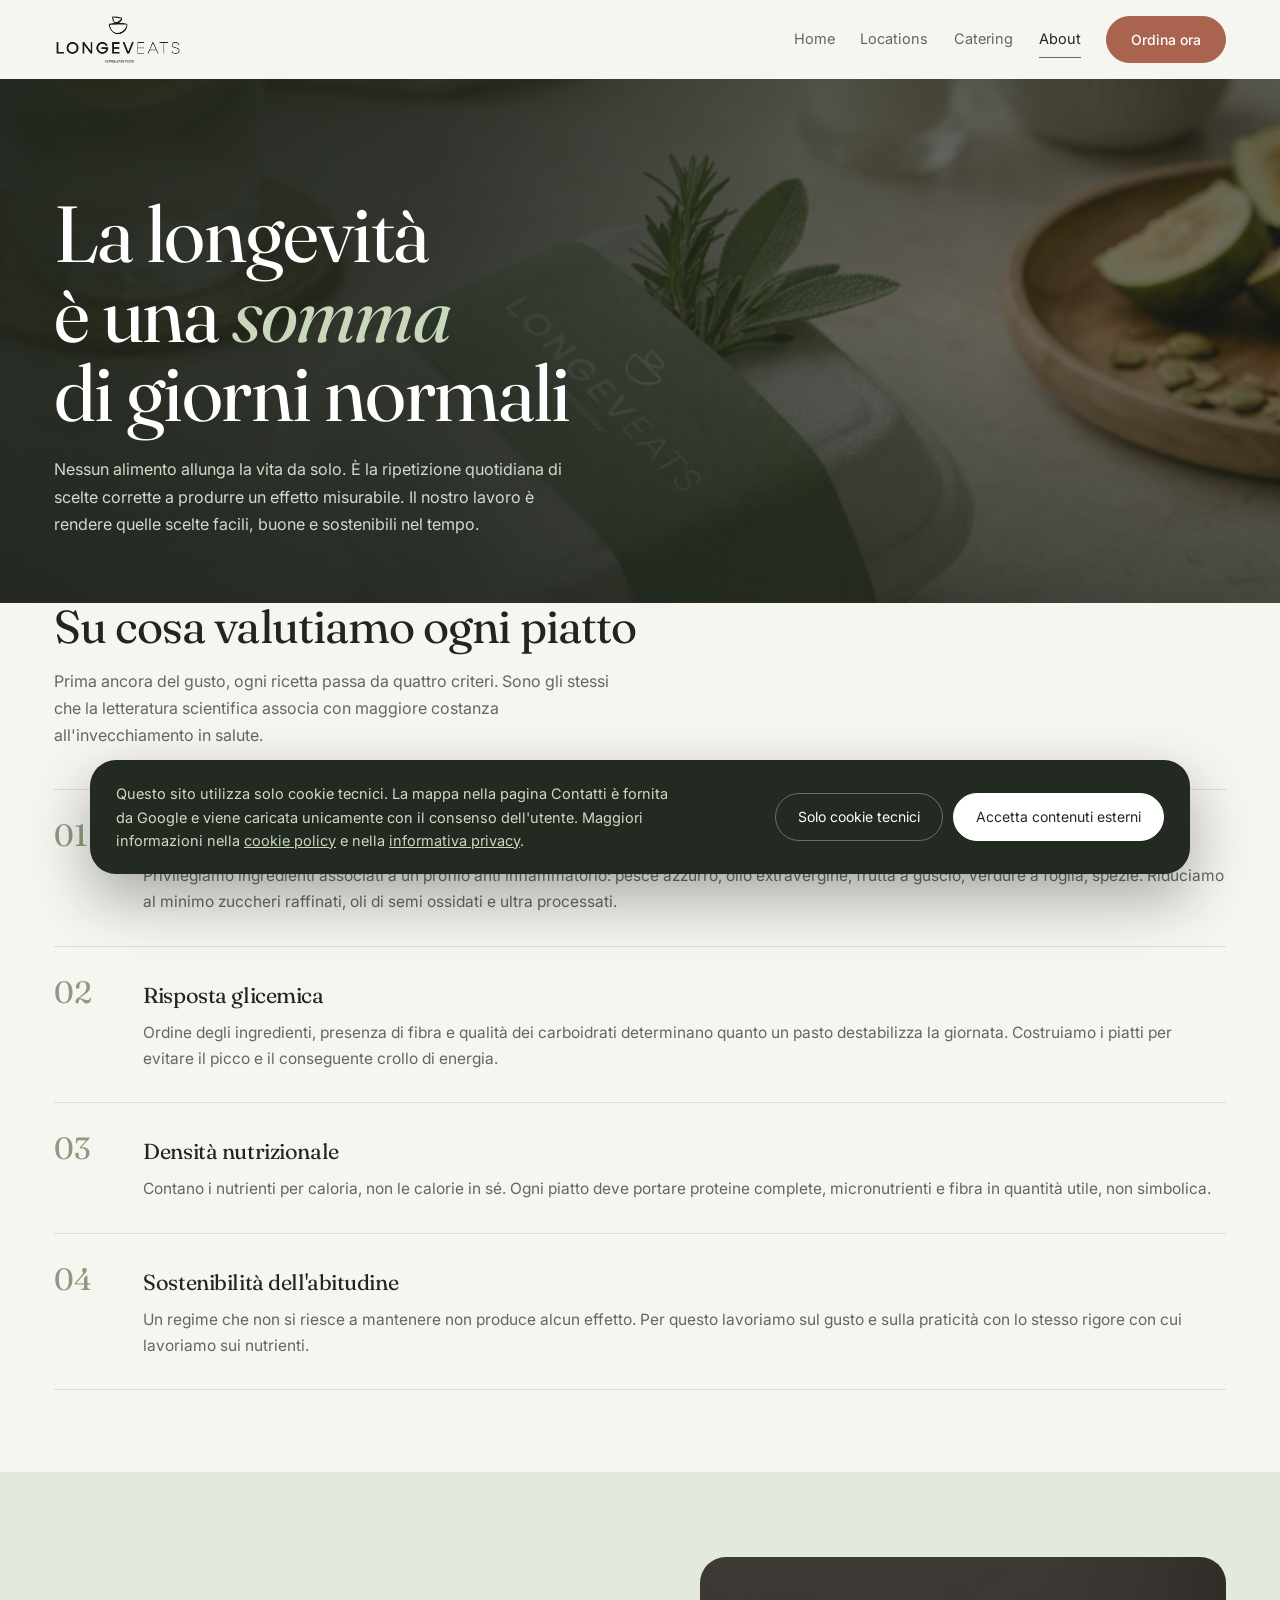
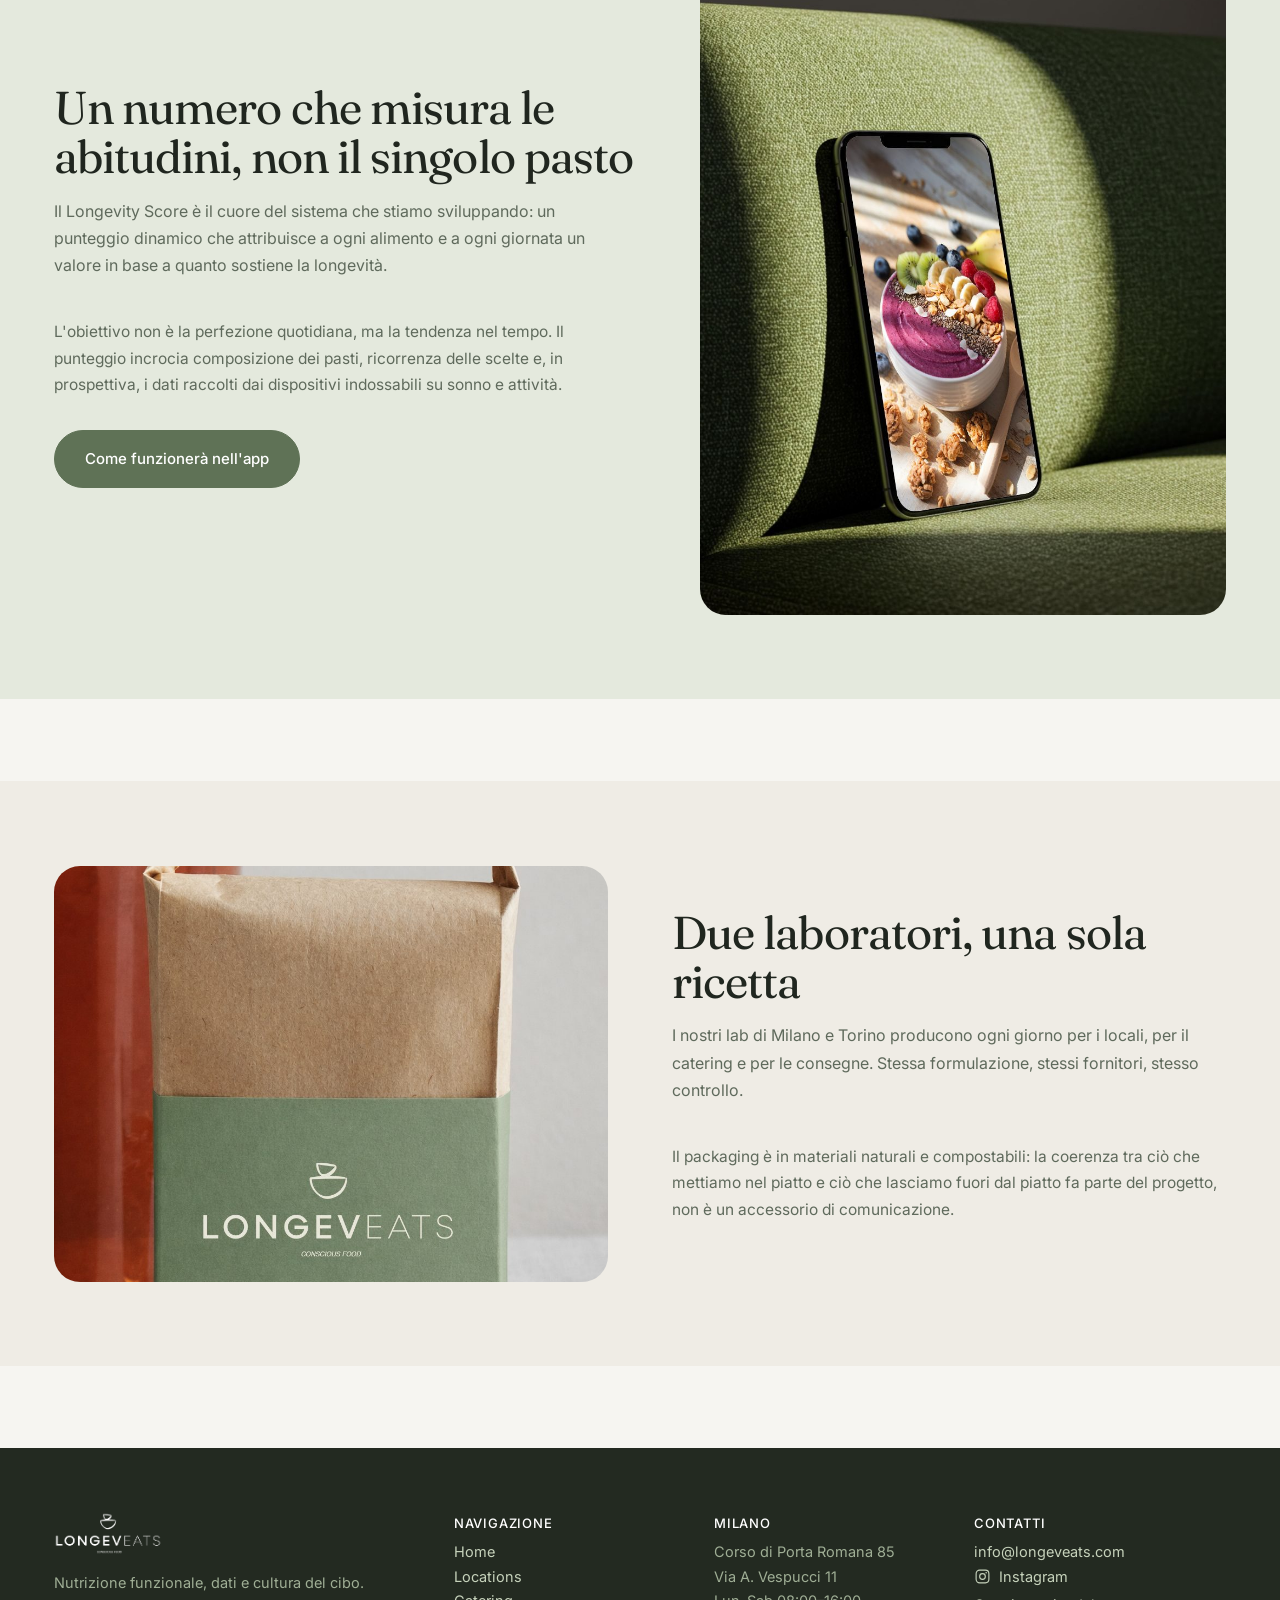
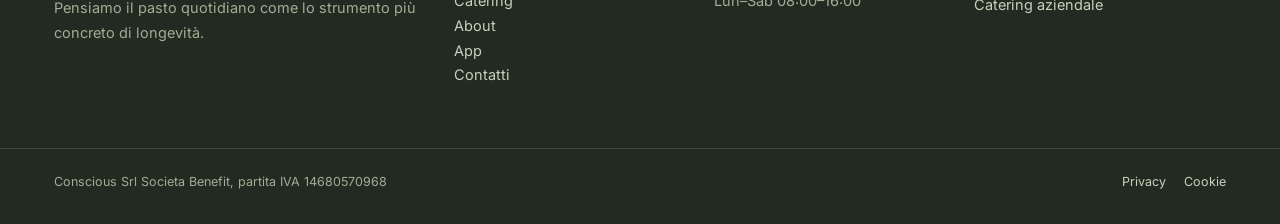
<file: metodo.html>
<!DOCTYPE html>
<html lang="it">
<head>
<meta charset="utf-8">
<meta name="viewport" content="width=device-width, initial-scale=1">
<title>Il metodo, LONGEVEATS</title>
<meta name="description" content="Come LONGEVEATS costruisce piatti funzionali: parametri nutrizionali, Longevity Score e traduzione dei dati biologici in scelte quotidiane.">
<link rel="icon" type="image/png" href="img/favicon.png">
<link rel="apple-touch-icon" href="img/favicon.png">
<meta name="theme-color" content="#232a21">
<link rel="preconnect" href="https://fonts.googleapis.com">
<link rel="preconnect" href="https://fonts.gstatic.com" crossorigin>
<link href="https://fonts.googleapis.com/css2?family=Fraunces:ital,opsz,wght@0,9..144,300;0,9..144,400;1,9..144,300&family=Inter:wght@300;400;500;600&display=swap" rel="stylesheet">
<style>
:root{
  --bg:#f6f5f1;
  --bg-warm:#efece5;
  --panel:#ffffff;
  --ink:#20261f;
  --ink-soft:#5f6a5c;
  --line:#dfdcd2;
  --sage:#8a9b7e;
  --sage-deep:#5f7256;
  --sage-pale:#e4e9dd;
  --clay:#a9634f;
  --clay-pale:#f0e2dc;
  --dark:#232a21;
  --serif:"Fraunces",Georgia,serif;
  --sans:"Inter",system-ui,-apple-system,sans-serif;
  --gutter:clamp(22px,4.2vw,88px);
  --frame:1560px;
  --r-s:8px;
  --r-m:16px;
  --r-l:26px;
}
*{box-sizing:border-box}
html{scroll-behavior:smooth}
body{
  margin:0;background:var(--bg);color:var(--ink);
  font-family:var(--sans);font-size:clamp(15.5px,1.02vw,17.5px);line-height:1.7;
  -webkit-font-smoothing:antialiased;
}
img{max-width:100%;display:block}
a{color:inherit}
.wrap{width:100%;max-width:var(--frame);margin:0 auto;padding:0 var(--gutter)}
section{padding:clamp(60px,6.4vw,116px) 0}
section + section{padding-top:0}

/* ---------- tipografia ---------- */
h1,h2,h3{font-family:var(--serif);font-weight:400;letter-spacing:-.02em;margin:0}
h1{font-size:clamp(40px,6.2vw,96px);line-height:1}
.sec-title{font-size:clamp(28px,3.6vw,58px);line-height:1.06;margin-bottom:16px}
.lede{font-size:clamp(16px,1.26vw,21px);color:var(--ink-soft);max-width:54ch;margin:0}
.sec-lede{font-size:clamp(16px,1.14vw,19px);color:var(--ink-soft);max-width:56ch;margin:0 0 40px}
.eyebrow{font-size:12px;letter-spacing:.22em;text-transform:uppercase;color:var(--sage-deep);margin:0 0 18px;font-weight:500}

/* ---------- header ---------- */
.site-head{position:sticky;top:0;z-index:60;background:rgba(246,245,241,.88);backdrop-filter:blur(12px);transition:box-shadow .3s,background .3s}
.site-head.is-stuck{box-shadow:0 1px 0 var(--line)}
.head-in{max-width:var(--frame);margin:0 auto;padding:14px var(--gutter);display:flex;align-items:center;justify-content:space-between;gap:24px}
.logo{height:clamp(30px,3vw,42px);width:auto}
.nav{display:flex;gap:clamp(16px,2vw,34px);align-items:center}
.nav a{text-decoration:none;font-size:14.5px;color:var(--ink-soft);position:relative;padding:6px 0;white-space:nowrap}
.nav a::after{content:"";position:absolute;left:0;right:100%;bottom:0;height:1px;background:var(--sage-deep);transition:right .35s cubic-bezier(.2,.7,.3,1)}
.nav a:hover{color:var(--ink)}
.nav a:hover::after,.nav a[aria-current="page"]::after{right:0}
.nav a[aria-current="page"]{color:var(--ink)}
.nav .btn{padding:10px 20px;font-size:14px}
.nav .btn::after{display:none}
.nav-toggle{display:none;background:none;border:1px solid var(--line);border-radius:999px;padding:9px 16px;font:inherit;font-size:13.5px;cursor:pointer;color:var(--ink)}

/* ---------- bottoni ---------- */
.btn{display:inline-block;text-decoration:none;background:var(--sage-deep);color:#fff;padding:15px 30px;border-radius:999px;font-size:15px;font-weight:500;border:1px solid var(--sage-deep);cursor:pointer;transition:background .25s,transform .25s,border-color .25s}
.btn:hover{background:#4d5f45;border-color:#4d5f45;transform:translateY(-1px)}
.btn.ghost{background:transparent;color:var(--ink);border-color:var(--line)}
.btn.ghost:hover{background:var(--panel);border-color:var(--sage-deep)}
.btn.light{background:#fff;color:var(--dark);border-color:#fff}
.btn.light:hover{background:var(--sage-pale);border-color:var(--sage-pale)}
.btn-row{display:flex;gap:12px;flex-wrap:wrap;margin-top:32px}

/* ---------- hero ---------- */
.hero{position:relative;overflow:hidden;background:var(--dark);color:#fff;padding:clamp(90px,9vw,150px) 0 clamp(70px,7vw,120px);min-height:78vh;display:flex;align-items:center}
.hero .photo-bg{position:absolute;inset:0;background-size:cover;background-position:center 42%}
.hero .veil{position:absolute;inset:0;background:
  linear-gradient(92deg,rgba(29,35,27,.93) 0%,rgba(29,35,27,.86) 34%,rgba(29,35,27,.62) 62%,rgba(29,35,27,.42) 100%),
  linear-gradient(180deg,rgba(29,35,27,.4),rgba(29,35,27,.2) 45%,rgba(29,35,27,.6));}
.hero .wrap{position:relative;z-index:1}
.hero h1{color:#fff;max-width:15ch}
.hero h1 em{font-style:italic;color:#c9d8bb}
.hero .lede{color:#d3d9cd;margin-top:24px}
.hero .claim{font-size:12px;letter-spacing:.24em;text-transform:uppercase;color:#a9bb99;margin:0 0 22px}

/* ---------- fascia dati ---------- */
.stats{display:grid;grid-template-columns:repeat(4,minmax(0,1fr));border-top:1px solid rgba(255,255,255,.16);margin-top:clamp(44px,5vw,74px);position:relative;z-index:1}
.stat{padding:26px clamp(14px,2vw,32px) 0;border-left:1px solid rgba(255,255,255,.16)}
.stat:first-child{border-left:0;padding-left:0}
.stat b{display:block;font-family:var(--serif);font-weight:400;font-size:clamp(30px,3.6vw,56px);line-height:1;color:#fff;margin-bottom:8px}
.stat span{font-size:13px;color:#a9b7a0;line-height:1.45;display:block}
@media (max-width:760px){.stats{grid-template-columns:1fr 1fr;gap:18px 0}.stat{border-left:0;padding-left:0}}

/* ---------- pilastri ---------- */
.pillars{display:grid;grid-template-columns:repeat(auto-fit,minmax(240px,1fr));gap:clamp(16px,1.8vw,26px)}
.pillar{background:var(--panel);border:1px solid var(--line);border-radius:var(--r-l);overflow:hidden;text-decoration:none;color:inherit;display:flex;flex-direction:column;transition:transform .35s cubic-bezier(.2,.7,.3,1),box-shadow .35s,border-color .35s}
.pillar:hover{transform:translateY(-5px);border-color:var(--sage);box-shadow:0 22px 44px rgba(32,38,31,.1)}
.pillar .ph{aspect-ratio:4/3;overflow:hidden;background:var(--bg-warm)}
.pillar .ph img{width:100%;height:100%;object-fit:cover;transition:transform 1.2s cubic-bezier(.2,.7,.3,1)}
.pillar:hover .ph img{transform:scale(1.05)}
.pillar .tx{padding:26px 26px 30px;display:flex;flex-direction:column;flex:1}
.pillar h3{font-size:clamp(21px,1.7vw,27px);margin-bottom:8px}
.pillar p{color:var(--ink-soft);font-size:15px;margin:0 0 18px}
.pillar .go{margin-top:auto;font-size:13.5px;color:var(--sage-deep);letter-spacing:.02em}

/* ---------- split ---------- */
.split{display:grid;grid-template-columns:1fr 1fr;align-items:center;gap:clamp(32px,5vw,80px)}
.split.tight{grid-template-columns:1.05fr .95fr}
.figure{border-radius:var(--r-l);overflow:hidden;background:var(--bg-warm)}
.figure img{width:100%;height:100%;object-fit:cover;aspect-ratio:4/5}
.figure.wide img{aspect-ratio:4/3}
@media (max-width:900px){.split{grid-template-columns:1fr}}

/* ---------- fasce ---------- */
.band{background:var(--bg-warm)}
.band-sage{background:var(--sage-pale)}
.band-dark{background:var(--dark);color:#fff}
.band-dark .sec-title{color:#fff}
.band-dark .sec-lede,.band-dark p{color:#a9b7a0}
.band,.band-sage,.band-dark{padding:clamp(60px,6.6vw,120px) 0;margin-top:clamp(60px,6.4vw,116px)}
section + .band,section + .band-sage,section + .band-dark{margin-top:0}

/* ---------- score ---------- */
.score-grid{display:grid;grid-template-columns:repeat(auto-fit,minmax(210px,1fr));gap:clamp(16px,1.8vw,24px);margin-top:44px}
.score-card{background:var(--panel);border:1px solid var(--line);border-radius:var(--r-m);padding:26px 24px}
.score-card .n{font-family:var(--serif);font-size:15px;color:var(--sage-deep);display:block;margin-bottom:12px;letter-spacing:.06em}
.score-card h3{font-size:19px;margin-bottom:8px}
.score-card p{margin:0;font-size:14.5px;color:var(--ink-soft)}
.band-dark .score-card{background:rgba(255,255,255,.05);border-color:rgba(255,255,255,.14)}
.band-dark .score-card h3{color:#fff}
.band-dark .score-card p{color:#a9b7a0}
.band-dark .score-card .n{color:#c9d8bb}

/* ---------- elenco numerato ---------- */
.steps{border-top:1px solid var(--line);margin-top:40px}
.step{display:grid;grid-template-columns:64px 1fr;gap:clamp(16px,2vw,40px);padding:30px 0;border-bottom:1px solid var(--line);align-items:start}
.step .n{font-family:var(--serif);font-size:clamp(26px,2.4vw,38px);color:var(--sage);line-height:1}
.step h3{font-size:clamp(20px,1.7vw,26px);margin-bottom:6px}
.step p{margin:0;color:var(--ink-soft)}

/* ---------- sedi ---------- */
.places{display:grid;grid-template-columns:repeat(auto-fit,minmax(280px,1fr));gap:clamp(18px,2vw,28px)}
.place{background:var(--panel);border:1px solid var(--line);border-radius:var(--r-l);overflow:hidden}
.place .ph{aspect-ratio:3/2;overflow:hidden}
.place .ph img{width:100%;height:100%;object-fit:cover}
.place .tx{padding:26px}
.place h3{font-size:23px;margin-bottom:6px}
.place .status{display:inline-block;font-size:11.5px;letter-spacing:.12em;text-transform:uppercase;background:var(--sage-pale);color:var(--sage-deep);padding:5px 12px;border-radius:999px;margin-bottom:14px}
.place .status.soon{background:var(--clay-pale);color:var(--clay)}
.place p{margin:0;color:var(--ink-soft);font-size:15px}

/* ---------- pastiglie ---------- */
.tags{display:flex;flex-wrap:wrap;gap:10px;margin-top:26px}
.tag{border:1px solid var(--line);background:var(--panel);border-radius:999px;padding:9px 18px;font-size:13.5px;color:var(--ink-soft)}
.band-dark .tag{background:rgba(255,255,255,.06);border-color:rgba(255,255,255,.16);color:#c4cfba}

/* ---------- prose ---------- */
.prose{max-width:none}
.prose h2{font-family:var(--serif);font-size:clamp(24px,2.4vw,38px);margin:44px 0 14px}
.prose p{margin:0 0 18px;color:var(--ink-soft)}
.prose ul{color:var(--ink-soft);padding-left:20px;margin:0 0 18px}
.prose li{margin-bottom:9px}
.note{background:var(--panel);border:1px solid var(--line);border-left:3px solid var(--sage);border-radius:var(--r-m);padding:22px 26px;margin:26px 0;font-size:15.5px;color:var(--ink-soft)}
.note b{display:block;color:var(--ink);font-size:13px;letter-spacing:.1em;text-transform:uppercase;margin-bottom:6px}

/* ---------- moduli ---------- */
.form{background:var(--panel);border:1px solid var(--line);border-radius:var(--r-l);padding:clamp(26px,2.6vw,44px)}
.form-grid{display:grid;grid-template-columns:1fr 1fr;gap:0 20px}
.field{margin-bottom:18px}
.field.full{grid-column:1 / -1}
.field label{display:block;font-size:12.5px;letter-spacing:.08em;text-transform:uppercase;color:var(--ink-soft);margin-bottom:8px}
.field input,.field textarea,.field select{width:100%;border:1px solid var(--line);border-radius:var(--r-s);padding:13px 15px;font:inherit;font-size:16px;color:var(--ink);background:var(--bg)}
.field input:focus,.field textarea:focus,.field select:focus{outline:2px solid var(--sage);outline-offset:1px;border-color:var(--sage)}
.field textarea{min-height:140px;resize:vertical}
.privacy{font-size:13px;color:var(--ink-soft);margin:8px 0 22px;line-height:1.55}
@media (max-width:700px){.form-grid{grid-template-columns:1fr}}

/* ---------- lista contatti ---------- */
.dl{margin:0}
.dl div{padding:18px 0;border-bottom:1px solid var(--line)}
.dl dt{font-size:12px;letter-spacing:.12em;text-transform:uppercase;color:var(--ink-soft);margin-bottom:6px}
.dl dd{margin:0;font-size:20px;font-family:var(--serif)}
.dl dd a{text-decoration:none}
.dl dd a:hover{color:var(--sage-deep)}

/* ---------- nastro ---------- */
.marquee{overflow:hidden;position:relative;width:100%}
.marquee-track{display:flex;gap:24px;width:max-content;animation:slide 46s linear infinite}
.marquee:hover .marquee-track,.marquee:focus-within .marquee-track{animation-play-state:paused}
@keyframes slide{from{transform:translateX(0)}to{transform:translateX(calc(-50% - 12px))}}
.marquee .pillar{flex:0 0 clamp(260px,24vw,380px)}

/* ---------- reveal ---------- */
.reveal{opacity:0;transform:translateY(18px);transition:opacity .8s ease,transform .8s cubic-bezier(.2,.7,.3,1)}
.reveal.in{opacity:1;transform:none}
.reveal[data-delay="1"]{transition-delay:.09s}
.reveal[data-delay="2"]{transition-delay:.18s}
.reveal[data-delay="3"]{transition-delay:.27s}

/* ---------- footer ---------- */
.site-foot{background:var(--dark);color:#9fae95;padding:clamp(54px,5vw,84px) 0 32px;font-size:14.5px;margin-top:clamp(60px,6.4vw,116px)}
section + .site-foot,.band + .site-foot,.band-dark + .site-foot,.band-sage + .site-foot{margin-top:0}
.foot-in{display:grid;grid-template-columns:1.3fr .8fr .8fr .9fr;gap:36px}
.site-foot a{color:#c6d2bb;text-decoration:none}
.site-foot a:hover{color:#fff;text-decoration:underline}
.site-foot .logo{height:34px;margin-bottom:16px}
.site-foot strong{color:#fff;font-weight:500;display:block;margin-bottom:6px;font-size:13px;letter-spacing:.06em}
.site-foot p{margin:0 0 16px}
.foot-bot{margin-top:44px;padding-top:22px;border-top:1px solid rgba(255,255,255,.12);display:flex;justify-content:space-between;gap:18px;flex-wrap:wrap;font-size:12.5px}
.foot-links{display:flex;gap:18px;flex-wrap:wrap}
@media (max-width:900px){.foot-in{grid-template-columns:1fr 1fr}}

/* ---------- banner cookie ---------- */
.cbanner{position:fixed;left:clamp(14px,3vw,30px);right:clamp(14px,3vw,30px);bottom:clamp(14px,3vw,26px);z-index:200;background:var(--dark);color:#cfd9c6;border-radius:var(--r-l);box-shadow:0 24px 60px rgba(20,26,19,.35);padding:22px 26px;display:none;gap:20px;align-items:center;justify-content:space-between;flex-wrap:wrap;max-width:1100px;margin:0 auto;font-size:14.5px}
.cbanner.show{display:flex}
.cbanner p{margin:0;max-width:62ch;line-height:1.6}
.cbanner a{color:#c9d8bb}
.cbanner .actions{display:flex;gap:10px;flex-wrap:wrap}
.cbanner button{border-radius:999px;padding:11px 22px;font:inherit;font-size:14px;cursor:pointer;border:1px solid rgba(255,255,255,.32);background:transparent;color:#fff}
.cbanner button.primary{background:#fff;color:var(--dark);border-color:#fff}

/* ---------- responsive ---------- */
@media (max-width:900px){
  .nav{position:fixed;inset:62px 0 auto 0;background:var(--bg);flex-direction:column;align-items:flex-start;gap:0;padding:10px var(--gutter) 22px;box-shadow:0 12px 30px rgba(32,38,31,.1);display:none}
  .nav.open{display:flex}
  .nav a{padding:13px 0;width:100%;font-size:17px}
  .nav .btn{margin-top:10px}
  .nav-toggle{display:block}
  .hero{min-height:0}
  .hero .veil{background:linear-gradient(180deg,rgba(29,35,27,.86),rgba(29,35,27,.92))}
}
@media (prefers-reduced-motion:reduce){
  *{animation:none!important;transition:none!important}
  .reveal{opacity:1;transform:none}
}
:focus-visible{outline:2px solid var(--sage-deep);outline-offset:3px}

/* ============================================================
   LIVELLO DINAMICO, linguaggio da catena food
   ============================================================ */

/* --- hero: parola che ruota --- */
.rotator{display:inline-grid;vertical-align:bottom;text-align:left}
.rotator span{grid-area:1/1;opacity:0;transform:translateY(.35em);animation:rot 12s infinite;color:#c9d8bb;font-style:italic}
.rotator span:nth-child(1){animation-delay:0s}
.rotator span:nth-child(2){animation-delay:3s}
.rotator span:nth-child(3){animation-delay:6s}
.rotator span:nth-child(4){animation-delay:9s}
@keyframes rot{
  0%{opacity:0;transform:translateY(.35em)}
  4%,22%{opacity:1;transform:none}
  27%,100%{opacity:0;transform:translateY(-.3em)}
}

/* --- nastro scorrevole di parole --- */
.ticker{background:var(--sage-deep);color:#eef3e8;overflow:hidden;padding:14px 0;margin-top:0}
.ticker-track{display:flex;gap:0;width:max-content;animation:tick 34s linear infinite}
.ticker:hover .ticker-track{animation-play-state:paused}
.ticker span{font-size:13.5px;letter-spacing:.16em;text-transform:uppercase;padding:0 26px;white-space:nowrap;display:flex;align-items:center;gap:26px}
.ticker span::after{content:"";width:7px;height:7px;border-radius:50%;background:rgba(255,255,255,.5)}
@keyframes tick{from{transform:translateX(0)}to{transform:translateX(-50%)}}

/* --- bento --- */
.bento{display:grid;grid-template-columns:repeat(4,1fr);grid-auto-rows:minmax(190px,auto);gap:clamp(12px,1.4vw,20px)}
.cell{position:relative;border-radius:var(--r-l);overflow:hidden;background:var(--panel);border:1px solid var(--line);text-decoration:none;color:inherit;display:flex;flex-direction:column;justify-content:flex-end;padding:26px;transition:transform .4s cubic-bezier(.2,.7,.3,1),box-shadow .4s}
.cell:hover{transform:translateY(-6px);box-shadow:0 26px 50px rgba(32,38,31,.14)}
.cell.big{grid-column:span 2;grid-row:span 2}
.cell.wide{grid-column:span 2}
.cell.photo{border:0;color:#fff;min-height:230px}
.cell.photo img{position:absolute;inset:0;width:100%;height:100%;object-fit:cover;z-index:0;transition:transform 1.4s cubic-bezier(.2,.7,.3,1)}
.cell.photo:hover img{transform:scale(1.07)}
.cell.photo::after{content:"";position:absolute;inset:0;z-index:1;background:linear-gradient(180deg,rgba(28,34,26,0) 34%,rgba(28,34,26,.82) 100%)}
.cell.photo > *{position:relative;z-index:2}
.cell.sage{background:var(--sage-pale);border-color:transparent}
.cell.clay{background:var(--clay-pale);border-color:transparent}
.cell.dark{background:var(--dark);border-color:transparent;color:#fff}
.cell h3{font-size:clamp(20px,1.8vw,30px);margin-bottom:8px}
.cell p{margin:0;font-size:14.5px;color:var(--ink-soft)}
.cell.photo p,.cell.dark p{color:rgba(255,255,255,.82)}
.cell .kicker{font-size:11.5px;letter-spacing:.18em;text-transform:uppercase;margin-bottom:auto;padding-bottom:22px;color:var(--sage-deep)}
.cell.photo .kicker,.cell.dark .kicker{color:#c9d8bb}
.cell .big-n{font-family:var(--serif);font-size:clamp(46px,5vw,86px);line-height:.9;margin-bottom:auto}
.cell.dark .big-n{color:#c9d8bb}
@media (max-width:900px){
  .bento{grid-template-columns:repeat(2,1fr)}
  .cell.big{grid-column:span 2;grid-row:span 1;min-height:280px}
}
@media (max-width:560px){
  .bento{grid-template-columns:1fr}
  .cell.big,.cell.wide{grid-column:span 1}
}

/* --- costruttore di piatto --- */
.builder{background:var(--panel);border:1px solid var(--line);border-radius:var(--r-l);overflow:hidden;display:grid;grid-template-columns:1.05fr .95fr}
.builder .side{position:relative;min-height:340px;background:var(--bg-warm)}
.builder .side img{position:absolute;inset:0;width:100%;height:100%;object-fit:cover}
.builder .panel{padding:clamp(26px,2.6vw,44px)}
.builder h3{font-size:clamp(22px,2vw,32px);margin-bottom:6px}
.builder .sub{color:var(--ink-soft);font-size:15px;margin:0 0 22px}
.brow{margin-bottom:20px}
.brow .lbl{font-size:11.5px;letter-spacing:.16em;text-transform:uppercase;color:var(--sage-deep);margin-bottom:10px;display:block}
.chips{display:flex;flex-wrap:wrap;gap:8px}
.chip{border:1px solid var(--line);background:var(--bg);border-radius:999px;padding:10px 18px;font:inherit;font-size:14px;color:var(--ink-soft);cursor:pointer;transition:all .22s}
.chip:hover{border-color:var(--sage)}
.chip[aria-pressed="true"]{background:var(--sage-deep);border-color:var(--sage-deep);color:#fff}
.meter{margin-top:26px;padding-top:22px;border-top:1px solid var(--line)}
.meter .top{display:flex;justify-content:space-between;align-items:baseline;margin-bottom:10px}
.meter .top b{font-family:var(--serif);font-size:34px;font-weight:400;line-height:1}
.meter .top span{font-size:12px;letter-spacing:.14em;text-transform:uppercase;color:var(--ink-soft)}
.bar{height:8px;border-radius:999px;background:var(--bg-warm);overflow:hidden}
.bar i{display:block;height:100%;width:0;border-radius:999px;background:linear-gradient(90deg,var(--sage),var(--sage-deep));transition:width .6s cubic-bezier(.2,.7,.3,1)}
.meter p{margin:14px 0 0;font-size:14px;color:var(--ink-soft);min-height:42px}
@media (max-width:820px){.builder{grid-template-columns:1fr}.builder .side{min-height:220px}}

/* --- fascia locali --- */
.shopstrip{display:grid;grid-template-columns:repeat(auto-fit,minmax(300px,1fr));gap:clamp(14px,1.6vw,24px)}
.shop{position:relative;border-radius:var(--r-l);overflow:hidden;min-height:clamp(300px,32vw,420px);display:flex;flex-direction:column;justify-content:flex-end;padding:30px;color:#fff;text-decoration:none}
.shop img{position:absolute;inset:0;width:100%;height:100%;object-fit:cover;transition:transform 1.4s cubic-bezier(.2,.7,.3,1)}
.shop:hover img{transform:scale(1.06)}
.shop::after{content:"";position:absolute;inset:0;background:linear-gradient(180deg,rgba(28,34,26,.1) 30%,rgba(28,34,26,.85))}
.shop > *{position:relative;z-index:1}
.shop h3{font-size:clamp(24px,2.2vw,34px);color:#fff;margin-bottom:6px}
.shop p{margin:0;color:rgba(255,255,255,.85);font-size:14.5px}
.shop .pin{display:inline-flex;align-items:center;gap:8px;font-size:11.5px;letter-spacing:.16em;text-transform:uppercase;color:#c9d8bb;margin-bottom:auto}

/* --- barra azione mobile --- */
.actionbar{position:fixed;left:12px;right:12px;bottom:12px;z-index:80;display:none;gap:10px}
.actionbar a{flex:1;text-align:center;padding:15px 10px;border-radius:999px;font-size:14.5px;font-weight:500;text-decoration:none;box-shadow:0 10px 30px rgba(32,38,31,.22)}
.actionbar .a1{background:var(--sage-deep);color:#fff}
.actionbar .a2{background:#fff;color:var(--ink);border:1px solid var(--line)}
@media (max-width:700px){
  .actionbar{display:flex}
  body{padding-bottom:76px}
  .cbanner{bottom:84px}
}

/* --- dettagli --- */
.sec-head{display:flex;align-items:flex-end;justify-content:space-between;gap:24px;flex-wrap:wrap;margin-bottom:34px}
.sec-head .sec-title{margin-bottom:0}
.link-more{font-size:14.5px;color:var(--sage-deep);text-decoration:none;border-bottom:1px solid currentColor;padding-bottom:2px;white-space:nowrap}
.hero h1{text-wrap:balance}

/* ============================================================
   TESTATA DI APERTURA, riconoscibilita immediata
   ============================================================ */
.opener{background:var(--bg);padding:0;overflow:hidden}
.opener-in{display:grid;grid-template-columns:minmax(0,1.02fr) minmax(0,.98fr);align-items:stretch;min-height:min(82vh,760px)}
.opener .txt{display:flex;flex-direction:column;justify-content:center;padding:clamp(40px,5vw,84px) clamp(28px,4vw,72px) clamp(40px,5vw,84px) var(--gutter)}
.opener .kick{display:inline-flex;align-items:center;gap:10px;font-size:11.5px;letter-spacing:.2em;text-transform:uppercase;color:var(--sage-deep);margin:0 0 22px}
.opener .kick::before{content:"";width:26px;height:1px;background:var(--sage-deep)}
.opener h1{font-size:clamp(38px,5.1vw,86px);line-height:1.02;margin-bottom:20px}
.opener h1 em{font-style:italic;color:var(--sage-deep)}
.opener .lede{font-size:clamp(16px,1.22vw,20px);max-width:44ch}
.opener .facts{display:flex;flex-wrap:wrap;gap:10px 28px;margin-top:30px;font-size:14px;color:var(--ink-soft)}
.opener .facts b{color:var(--ink);font-weight:500}
.opener .media{position:relative;display:grid;grid-template-columns:1fr 1fr;grid-template-rows:1fr 1fr;gap:clamp(8px,.9vw,14px);padding:clamp(14px,1.6vw,26px) var(--gutter) clamp(14px,1.6vw,26px) 0}
.opener .media figure{margin:0;position:relative;overflow:hidden;border-radius:var(--r-l);background:var(--bg-warm)}
.opener .media figure:first-child{grid-row:span 2}
.opener .media img{width:100%;height:100%;object-fit:cover;transition:transform 1.6s cubic-bezier(.2,.7,.3,1)}
.opener .media figure:hover img{transform:scale(1.06)}
.opener .media .badge{position:absolute;left:14px;bottom:14px;background:rgba(255,255,255,.94);border-radius:999px;padding:7px 15px;font-size:11.5px;letter-spacing:.12em;text-transform:uppercase;color:var(--ink)}
@media (max-width:960px){
  .opener-in{grid-template-columns:1fr;min-height:0}
  .opener .txt{padding:clamp(46px,8vw,70px) var(--gutter) 30px}
  .opener .media{padding:0 var(--gutter) clamp(30px,5vw,44px);grid-template-rows:200px 200px}
  .opener .media figure:first-child{grid-row:span 1;grid-column:span 2}
}

/* pulsante ordina, in evidenza */
.btn.order,.actionbar .a1{background:var(--clay);border-color:var(--clay);color:#fff}
.btn.order:hover{background:#95563f;border-color:#95563f}
.nav .btn.order{padding:11px 24px}

/* il nastro non si ferma mai */
.ticker:hover .ticker-track{animation-play-state:running}

/* proporzioni su schermi molto larghi */
@media (min-width:1900px){
  :root{--frame:1720px}
  .opener-in{min-height:min(76vh,820px)}
}

/* ============================================================
   RIFINITURE, logo, mappe, mobile
   ============================================================ */

/* --- logo piu grande e a filo sinistro --- */
.head-in{padding-left:var(--gutter);padding-right:var(--gutter)}
.logo{height:clamp(38px,4vw,62px)}
.site-foot .logo{height:clamp(40px,3.4vw,54px)}
.site-foot .ig{display:inline-flex;align-items:center;gap:8px}
.site-foot .ig svg{flex:0 0 17px}

/* --- doppia mappa --- */
.maps{display:grid;grid-template-columns:1fr 1fr;gap:clamp(14px,1.8vw,26px)}
.mapcard .mapframe{position:relative;aspect-ratio:4/3;border-radius:var(--r-l);overflow:hidden;background:var(--sage-pale);border:1px solid var(--line)}
.mapcard .mapframe iframe{width:100%;height:100%;border:0;display:block}
.mapcard .map-cta{position:absolute;inset:0;display:flex;flex-direction:column;align-items:center;justify-content:center;gap:8px;border:0;background:var(--sage-pale);cursor:pointer;font:inherit;color:var(--ink);width:100%}
.mapcard .map-cta strong{font-family:var(--serif);font-size:clamp(20px,2vw,28px);font-weight:400}
.mapcard .map-cta span{font-size:13.5px;color:var(--ink-soft)}
.mapcard p{margin:16px 0 0;font-size:15px;color:var(--ink-soft);line-height:1.6}
.mapcard p b{color:var(--ink);font-weight:500}
@media (max-width:760px){.maps{grid-template-columns:1fr}}

/* --- spaziature dei blocchi senza sopratitolo --- */
.sec-head{margin-bottom:clamp(22px,2.4vw,34px)}
.sec-head .sec-title{margin-bottom:0}

/* ============================================================
   MOBILE, proporzioni e leggibilita
   ============================================================ */
@media (max-width:760px){
  :root{--gutter:20px}
  body{font-size:16px;padding-bottom:0}
  section{padding:44px 0}
  .band,.band-sage,.band-dark{padding:48px 0;margin-top:48px}
  .site-foot{margin-top:48px;padding-top:44px}
  .sec-title{font-size:clamp(26px,7.4vw,34px);line-height:1.1}
  .sec-lede{font-size:16px;margin-bottom:26px}

  /* testata */
  .opener .txt{padding:38px var(--gutter) 26px}
  .opener h1{font-size:clamp(32px,8.6vw,42px);line-height:1.08}
  .opener .lede{font-size:16.5px;max-width:none}
  .opener .btn-row{margin-top:24px;gap:10px}
  .opener .btn-row .btn{flex:1 1 auto;text-align:center;padding:15px 18px}
  .opener .facts{gap:6px 18px;margin-top:22px;font-size:13.5px}
  .opener .media{grid-template-rows:170px 170px;gap:10px;padding:0 var(--gutter) 34px}
  .opener .media .badge{left:10px;bottom:10px;padding:6px 12px;font-size:10.5px}

  /* nastro */
  .ticker{padding:11px 0}
  .ticker span{font-size:11.5px;letter-spacing:.12em;padding:0 16px;gap:16px}

  /* griglia bento */
  .bento{gap:12px}
  .cell{padding:22px;min-height:0}
  .cell.big{min-height:240px}
  .cell.photo{min-height:200px}
  .cell h3{font-size:22px}
  .cell .big-n{font-size:52px;margin-bottom:14px}

  /* costruttore */
  .builder{border-radius:var(--r-m)}
  .builder .side{min-height:180px}
  .builder .panel{padding:24px 20px}
  .chip{padding:11px 16px;font-size:14px}
  .chips{gap:8px}
  .meter .top b{font-size:30px}

  /* locali */
  .shop{min-height:260px;padding:22px}
  .shopstrip{gap:12px}

  /* moduli e liste */
  .form{padding:22px 18px;border-radius:var(--r-m)}
  .form-grid{grid-template-columns:1fr;gap:0}
  .field{margin-bottom:16px}
  .field input,.field textarea,.field select{padding:14px;font-size:16px}
  .field textarea{min-height:120px}
  .split,.split.tight{gap:28px}
  .figure img{aspect-ratio:4/3}
  .dl dd{font-size:18px}
  .steps{margin-top:26px}
  .step{grid-template-columns:1fr;gap:6px;padding:22px 0}
  .step .n{font-size:22px}
  .score-grid{gap:12px;margin-top:26px}
  .score-card{padding:22px 20px}
  .btn{padding:14px 24px;font-size:15px}
  .btn-row{gap:10px}
  .tags{gap:8px}
  .tag{padding:8px 15px;font-size:13px}
  .foot-in{grid-template-columns:1fr;gap:26px}
  .cbanner{bottom:14px;padding:18px 18px;gap:14px;font-size:13.5px}
  .cbanner .actions{width:100%}
  .cbanner button{flex:1;padding:12px 14px;font-size:13.5px}
}
@media (max-width:400px){
  .opener h1{font-size:30px}
  .opener .btn-row{flex-direction:column}
  .opener .btn-row .btn{width:100%}
}

/* ============================================================
   TESTATA MOBILE, immagine a piena pagina
   ============================================================ */
@media (max-width:760px){
  .opener{position:relative;background:var(--dark);min-height:88svh;display:flex;align-items:flex-end}
  .opener::before{
    content:"";position:absolute;inset:0;z-index:0;
    background-image:url('img/bowl.jpg');background-size:cover;background-position:center 45%;
    animation:kb 18s ease-out forwards;
  }
  .opener::after{
    content:"";position:absolute;inset:0;z-index:1;
    background:linear-gradient(180deg,rgba(26,32,24,.55) 0%,rgba(26,32,24,.28) 38%,rgba(26,32,24,.86) 100%);
  }
  @keyframes kb{from{transform:scale(1)}to{transform:scale(1.09)}}
  .opener-in{position:relative;z-index:2;grid-template-columns:1fr;min-height:0;width:100%}
  .opener .media{display:none}
  .opener .lede{display:none}
  .opener .txt{padding:0 var(--gutter) 40px;justify-content:flex-end}
  .opener h1{color:#fff;font-size:clamp(34px,9.6vw,46px);line-height:1.04;margin-bottom:24px;text-shadow:0 2px 24px rgba(20,26,19,.45)}
  .opener h1 em{color:#c9d8bb}
  .opener .btn-row{margin-top:0;gap:10px;flex-direction:row}
  .opener .btn-row .btn{flex:1;text-align:center;padding:16px 14px}
  .opener .btn-row .btn.ghost{background:rgba(255,255,255,.14);color:#fff;border-color:rgba(255,255,255,.45);backdrop-filter:blur(6px)}
  .opener .facts{margin-top:22px;gap:4px 16px;font-size:13px;color:rgba(255,255,255,.82)}
  .opener .facts b{color:#fff;font-weight:500}
}
@media (max-width:400px){
  .opener .btn-row{flex-direction:row}
  .opener .btn-row .btn{width:auto}
}
@media (max-width:760px) and (prefers-reduced-motion:reduce){
  .opener::before{animation:none}
}

/* correzione: le colonne affiancate devono impilarsi anche con .tight */
@media (max-width:900px){
  .split,.split.tight{grid-template-columns:minmax(0,1fr)!important}
  .split > *{min-width:0}
  .form{width:100%}
}
/* sopratitolo leggibile sopra la fotografia, solo su mobile */
@media (max-width:760px){
  .opener .kick{color:rgba(255,255,255,.9)}
  .opener .kick::before{background:rgba(255,255,255,.7)}
}

</style>
</head>
<body>

<header class="site-head">
  <div class="head-in">
    <a href="index.html" aria-label="LONGEVEATS, home"><img class="logo" src="img/logo.png" alt="LONGEVEATS, conscious food"></a>
    <button class="nav-toggle" aria-expanded="false" aria-controls="nav">Menu</button>
    <nav class="nav" id="nav">
      <a href="index.html">Home</a>
      <a href="locali.html">Locations</a>
      <a href="aziende.html">Catering</a>
      <a href="metodo.html" aria-current="page">About</a>
      <a class="btn order" href="https://glovoapp.com" target="_blank" rel="noopener">Ordina ora</a>
    </nav>
  </div>
</header>

<main>



  <section class="hero" style="min-height:0;padding-bottom:clamp(50px,5vw,90px)">
    <div class="photo-bg" style="background-image:url('img/bowl.jpg')"></div>
    <div class="veil"></div>
    <div class="wrap">
      <h1>La longevità<br>è una <em>somma</em><br>di giorni normali</h1>
      <p class="lede">Nessun alimento allunga la vita da solo. È la ripetizione quotidiana di scelte corrette a produrre un effetto misurabile. Il nostro lavoro è rendere quelle scelte facili, buone e sostenibili nel tempo.</p>
    </div>
  </section>

  <section>
    <div class="wrap">
      <h2 class="sec-title reveal">Su cosa valutiamo ogni piatto</h2>
      <p class="sec-lede reveal">Prima ancora del gusto, ogni ricetta passa da quattro criteri. Sono gli stessi che la letteratura scientifica associa con maggiore costanza all'invecchiamento in salute.</p>
      <div class="steps">
        <div class="step reveal">
          <span class="n">01</span>
          <div>
            <h3>Carico infiammatorio</h3>
            <p>Privilegiamo ingredienti associati a un profilo anti infiammatorio: pesce azzurro, olio extravergine, frutta a guscio, verdure a foglia, spezie. Riduciamo al minimo zuccheri raffinati, oli di semi ossidati e ultra processati.</p>
          </div>
        </div>
        <div class="step reveal">
          <span class="n">02</span>
          <div>
            <h3>Risposta glicemica</h3>
            <p>Ordine degli ingredienti, presenza di fibra e qualità dei carboidrati determinano quanto un pasto destabilizza la giornata. Costruiamo i piatti per evitare il picco e il conseguente crollo di energia.</p>
          </div>
        </div>
        <div class="step reveal">
          <span class="n">03</span>
          <div>
            <h3>Densità nutrizionale</h3>
            <p>Contano i nutrienti per caloria, non le calorie in sé. Ogni piatto deve portare proteine complete, micronutrienti e fibra in quantità utile, non simbolica.</p>
          </div>
        </div>
        <div class="step reveal">
          <span class="n">04</span>
          <div>
            <h3>Sostenibilità dell'abitudine</h3>
            <p>Un regime che non si riesce a mantenere non produce alcun effetto. Per questo lavoriamo sul gusto e sulla praticità con lo stesso rigore con cui lavoriamo sui nutrienti.</p>
          </div>
        </div>
      </div>
    </div>
  </section>

  <div class="band-sage">
    <div class="wrap split tight">
      <div class="reveal">
        <h2 class="sec-title">Un numero che misura le abitudini, non il singolo pasto</h2>
        <p class="sec-lede">Il Longevity Score è il cuore del sistema che stiamo sviluppando: un punteggio dinamico che attribuisce a ogni alimento e a ogni giornata un valore in base a quanto sostiene la longevità.</p>
        <p style="color:var(--ink-soft);max-width:56ch">L'obiettivo non è la perfezione quotidiana, ma la tendenza nel tempo. Il punteggio incrocia composizione dei pasti, ricorrenza delle scelte e, in prospettiva, i dati raccolti dai dispositivi indossabili su sonno e attività.</p>
        <div class="btn-row"><a class="btn" href="app.html">Come funzionerà nell'app</a></div>
      </div>
      <div class="figure reveal" data-delay="1"><img src="img/app.jpg" alt="Anteprima dell'app LONGEVEATS"></div>
    </div>
  </div>

  <div class="band">
    <div class="wrap split">
      <div class="figure wide reveal"><img src="img/delivery.jpg" alt="Confezione LONGEVEATS in carta kraft"></div>
      <div class="reveal" data-delay="1">
        <h2 class="sec-title">Due laboratori, una sola ricetta</h2>
        <p class="sec-lede">I nostri lab di Milano e Torino producono ogni giorno per i locali, per il catering e per le consegne. Stessa formulazione, stessi fornitori, stesso controllo.</p>
        <p style="color:var(--ink-soft);max-width:56ch">Il packaging è in materiali naturali e compostabili: la coerenza tra ciò che mettiamo nel piatto e ciò che lasciamo fuori dal piatto fa parte del progetto, non è un accessorio di comunicazione.</p>
      </div>
    </div>
  </div>
</main>

<footer class="site-foot">
  <div class="wrap foot-in">
    <div>
      <img class="logo" src="img/logo-bianco.png" alt="LONGEVEATS">
      <p>Nutrizione funzionale, dati e cultura del cibo. Pensiamo il pasto quotidiano come lo strumento più concreto di longevità.</p>
    </div>
    <div>
      <strong>NAVIGAZIONE</strong>
      <p><a href="index.html">Home</a><br>
      <a href="locali.html">Locations</a><br>
      <a href="aziende.html">Catering</a><br>
      <a href="metodo.html">About</a><br>
      <a href="app.html">App</a><br>
      <a href="contatti.html">Contatti</a></p>
    </div>
    <div>
      <strong>MILANO</strong>
      <p>Corso di Porta Romana 85<br>Via A. Vespucci 11<br>Lun&ndash;Sab 08:00&ndash;16:00</p>
    </div>
    <div>
      <strong>CONTATTI</strong>
      <p><a class="mailto" data-u="info" data-d="longeveats.com" href="contatti.html">scrivici</a><br>
      <a class="ig" href="https://www.instagram.com/longeveats_consciouseating/" target="_blank" rel="noopener"><svg viewBox="0 0 24 24" width="17" height="17" fill="none" stroke="currentColor" stroke-width="1.6" aria-hidden="true"><rect x="3" y="3" width="18" height="18" rx="5"/><circle cx="12" cy="12" r="4"/><circle cx="17.2" cy="6.8" r="1.1" fill="currentColor" stroke="none"/></svg>Instagram</a><br>
      <a href="aziende.html">Catering aziendale</a></p>
    </div>
  </div>
  <div class="wrap foot-bot">
    <span>Conscious Srl Societa Benefit, partita IVA 14680570968</span>
    <span class="foot-links">
      <a href="privacy.html">Privacy</a>
      <a href="cookie.html">Cookie</a>
    </span>
  </div>
</footer>

<script>
/* LONGEVEATS, interazioni comuni */
document.addEventListener('DOMContentLoaded', function () {

  /* menu mobile */
  var toggle = document.querySelector('.nav-toggle');
  var nav = document.querySelector('.nav');
  if (toggle && nav) {
    toggle.addEventListener('click', function () {
      var open = nav.classList.toggle('open');
      toggle.setAttribute('aria-expanded', open ? 'true' : 'false');
      toggle.textContent = open ? 'Chiudi' : 'Menu';
    });
  }

  /* ombra dell'intestazione allo scorrimento */
  var head = document.querySelector('.site-head');
  if (head) {
    var onScroll = function () { head.classList.toggle('is-stuck', window.scrollY > 8); };
    onScroll();
    window.addEventListener('scroll', onScroll, { passive: true });
  }

  var reduce = window.matchMedia('(prefers-reduced-motion: reduce)').matches;

  /* contatori */
  function countUp(el) {
    var target = parseFloat(el.dataset.count);
    var suffix = el.dataset.suffix || '';
    if (reduce) { el.textContent = target + suffix; return; }
    var start = performance.now(), dur = 1500;
    (function step(now) {
      var t = Math.min((now - start) / dur, 1);
      el.textContent = Math.round(target * (1 - Math.pow(1 - t, 3))) + suffix;
      if (t < 1) requestAnimationFrame(step);
    })(performance.now());
  }

  /* comparsa progressiva */
  var io = new IntersectionObserver(function (entries) {
    entries.forEach(function (e) {
      if (!e.isIntersecting) return;
      e.target.classList.add('in');
      if (e.target.dataset.count) countUp(e.target);
      io.unobserve(e.target);
    });
  }, { threshold: 0.2, rootMargin: '0px 0px -40px 0px' });
  document.querySelectorAll('.reveal, [data-count]').forEach(function (el) { io.observe(el); });

  /* indirizzo email composto lato client */
  document.querySelectorAll('a.mailto').forEach(function (a) {
    var ind = a.dataset.u + String.fromCharCode(64) + a.dataset.d;
    a.href = 'mail' + 'to:' + ind;
    if (!a.dataset.keep) a.textContent = ind;
  });

  /* banner cookie e consenso ai contenuti di terze parti */
  var consenso = null;
  try { consenso = localStorage.getItem('le-consenso'); } catch (e) { consenso = null; }
  if (!consenso) {
    var b = document.createElement('div');
    b.className = 'cbanner show';
    b.innerHTML = '<p>Questo sito utilizza solo cookie tecnici. La mappa nella pagina Contatti è fornita da Google e viene caricata unicamente con il consenso dell\'utente. Maggiori informazioni nella <a href="cookie.html">cookie policy</a> e nella <a href="privacy.html">informativa privacy</a>.</p>' +
      '<span class="actions"><button type="button" class="solo">Solo cookie tecnici</button><button type="button" class="primary tutti">Accetta contenuti esterni</button></span>';
    document.body.appendChild(b);
    b.addEventListener('click', function (ev) {
      var scelta = ev.target.classList.contains('tutti') ? 'tutti' : (ev.target.classList.contains('solo') ? 'solo' : null);
      if (!scelta) return;
      try { localStorage.setItem('le-consenso', scelta); } catch (e) {}
      b.classList.remove('show');
      if (scelta === 'tutti' && window.leApriMappa) window.leApriMappa();
    });
  }

  /* mappe caricate su consenso, una per sede */
  var mapBtns = Array.prototype.slice.call(document.querySelectorAll('.map-cta'));
  if (mapBtns.length) {
    var apriMappe = function () {
      mapBtns.forEach(function (btn) {
        var holder = btn.parentElement;
        if (!holder || holder.querySelector('iframe')) return;
        var f = document.createElement('iframe');
        f.loading = 'lazy';
        f.title = 'Mappa della sede LONGEVEATS';
        f.referrerPolicy = 'no-referrer-when-downgrade';
        f.src = btn.dataset.src;
        holder.appendChild(f);
        btn.remove();
      });
    };
    mapBtns.forEach(function (btn) { btn.addEventListener('click', apriMappe); });
    window.leApriMappa = apriMappe;
    if (consenso === 'tutti') apriMappe();
  }
});

/* ============ costruttore di piatto ============ */
document.addEventListener('DOMContentLoaded', function () {
  var builder = document.querySelector('.builder');
  if (!builder) return;

  var scelte = { base: null, proteina: null, extra: null };
  var dati = {
    'Riso integrale': { p: 22, t: 'fibra e rilascio lento degli zuccheri' },
    'Foglie e crucifere': { p: 30, t: 'volume, micronutrienti e carico glicemico minimo' },
    'Quinoa': { p: 26, t: 'proteine vegetali complete e minerali' },
    'Salmone': { p: 32, t: 'omega 3 a lunga catena, i piu studiati sul fronte infiammatorio' },
    'Pollo': { p: 26, t: 'proteine magre per la sazieta e il mantenimento muscolare' },
    'Legumi': { p: 28, t: 'fibra fermentabile, nutrimento per il microbiota' },
    'Avocado': { p: 20, t: 'grassi monoinsaturi che rallentano la risposta glicemica' },
    'Frutta a guscio': { p: 22, t: 'vitamina E, magnesio e grassi buoni' },
    'Fermentati': { p: 24, t: 'supporto diretto alla flora intestinale' }
  };

  var bar = builder.querySelector('.bar i');
  var num = builder.querySelector('.meter .top b');
  var txt = builder.querySelector('.meter p');

  function aggiorna() {
    var tot = 0, note = [];
    Object.keys(scelte).forEach(function (k) {
      var v = scelte[k];
      if (v && dati[v]) { tot += dati[v].p; note.push(dati[v].t); }
    });
    var pct = Math.min(100, tot);
    bar.style.width = pct + '%';
    num.textContent = pct;
    txt.textContent = note.length
      ? 'Questa combinazione porta ' + note.join(', ') + '.'
      : 'Scegli gli ingredienti per vedere come cambia il profilo del piatto.';
  }

  builder.addEventListener('click', function (ev) {
    var c = ev.target.closest('.chip');
    if (!c) return;
    var riga = c.closest('.brow');
    riga.querySelectorAll('.chip').forEach(function (x) { x.setAttribute('aria-pressed', 'false'); });
    c.setAttribute('aria-pressed', 'true');
    scelte[riga.dataset.group] = c.textContent.trim();
    aggiorna();
  });

  aggiorna();
});

</script>
</body>
</html>
</file>
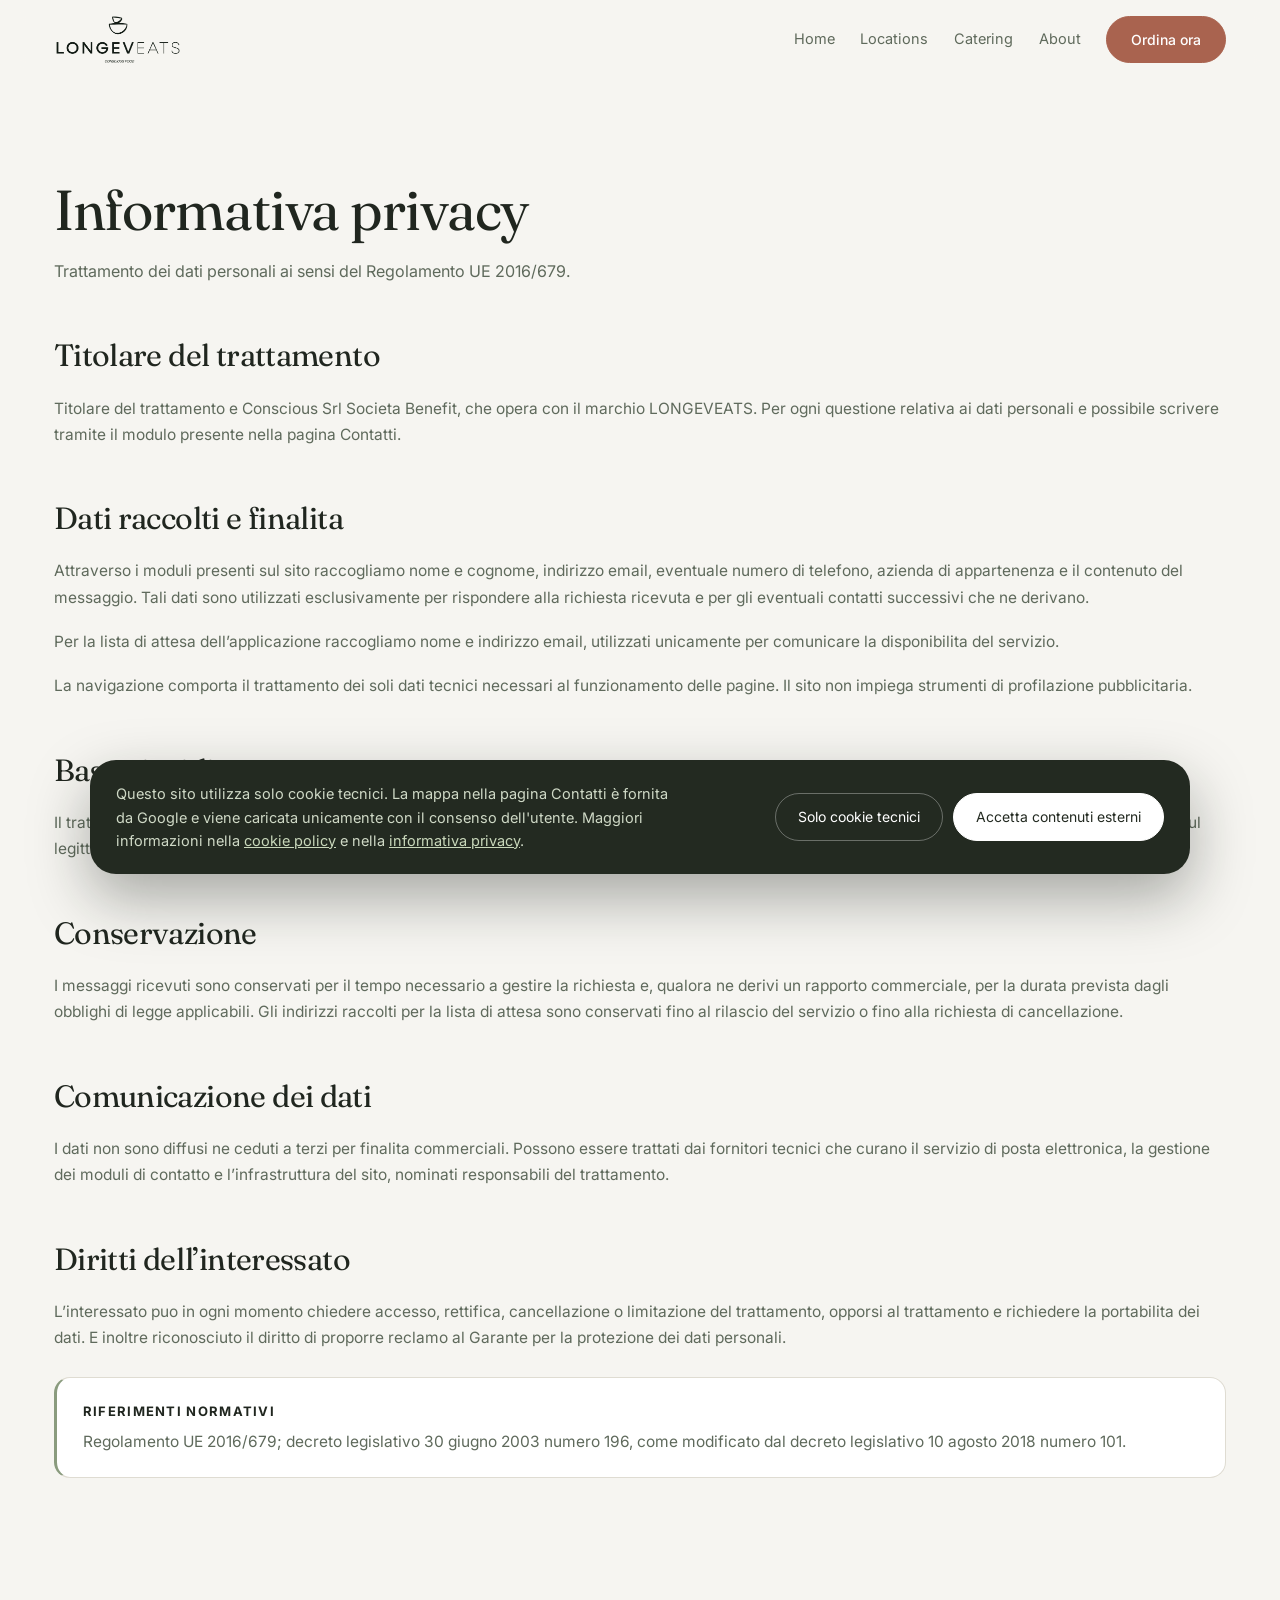
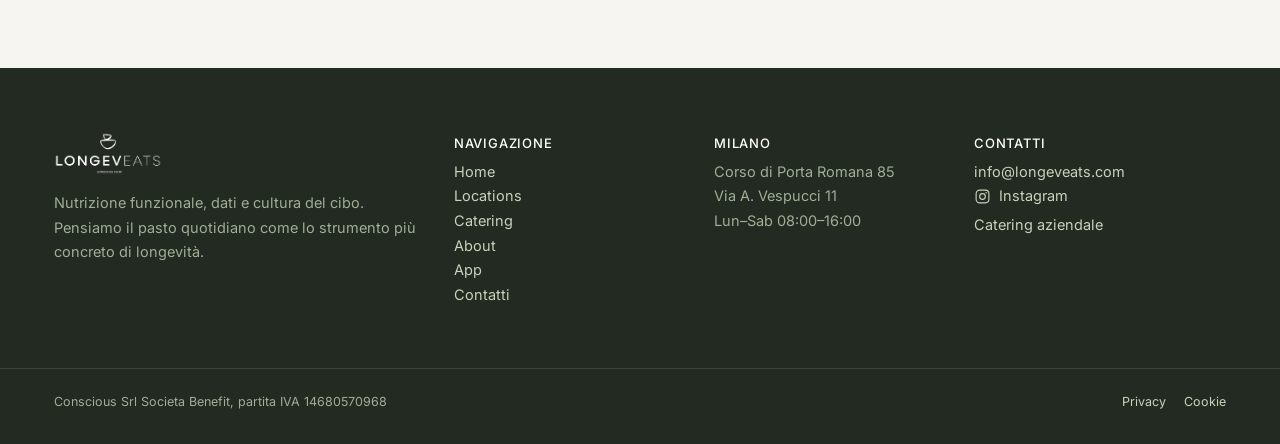
<file: privacy.html>
<!DOCTYPE html>
<html lang="it">
<head>
<meta charset="utf-8">
<meta name="viewport" content="width=device-width, initial-scale=1">
<title>Informativa privacy, LONGEVEATS</title>
<meta name="description" content="Informativa sul trattamento dei dati personali ai sensi del Regolamento UE 2016/679.">
<link rel="icon" type="image/png" href="img/favicon.png">
<link rel="apple-touch-icon" href="img/favicon.png">
<meta name="theme-color" content="#232a21">
<link rel="preconnect" href="https://fonts.googleapis.com">
<link rel="preconnect" href="https://fonts.gstatic.com" crossorigin>
<link href="https://fonts.googleapis.com/css2?family=Fraunces:ital,opsz,wght@0,9..144,300;0,9..144,400;1,9..144,300&family=Inter:wght@300;400;500;600&display=swap" rel="stylesheet">
<style>
:root{
  --bg:#f6f5f1;
  --bg-warm:#efece5;
  --panel:#ffffff;
  --ink:#20261f;
  --ink-soft:#5f6a5c;
  --line:#dfdcd2;
  --sage:#8a9b7e;
  --sage-deep:#5f7256;
  --sage-pale:#e4e9dd;
  --clay:#a9634f;
  --clay-pale:#f0e2dc;
  --dark:#232a21;
  --serif:"Fraunces",Georgia,serif;
  --sans:"Inter",system-ui,-apple-system,sans-serif;
  --gutter:clamp(22px,4.2vw,88px);
  --frame:1560px;
  --r-s:8px;
  --r-m:16px;
  --r-l:26px;
}
*{box-sizing:border-box}
html{scroll-behavior:smooth}
body{
  margin:0;background:var(--bg);color:var(--ink);
  font-family:var(--sans);font-size:clamp(15.5px,1.02vw,17.5px);line-height:1.7;
  -webkit-font-smoothing:antialiased;
}
img{max-width:100%;display:block}
a{color:inherit}
.wrap{width:100%;max-width:var(--frame);margin:0 auto;padding:0 var(--gutter)}
section{padding:clamp(60px,6.4vw,116px) 0}
section + section{padding-top:0}

/* ---------- tipografia ---------- */
h1,h2,h3{font-family:var(--serif);font-weight:400;letter-spacing:-.02em;margin:0}
h1{font-size:clamp(40px,6.2vw,96px);line-height:1}
.sec-title{font-size:clamp(28px,3.6vw,58px);line-height:1.06;margin-bottom:16px}
.lede{font-size:clamp(16px,1.26vw,21px);color:var(--ink-soft);max-width:54ch;margin:0}
.sec-lede{font-size:clamp(16px,1.14vw,19px);color:var(--ink-soft);max-width:56ch;margin:0 0 40px}
.eyebrow{font-size:12px;letter-spacing:.22em;text-transform:uppercase;color:var(--sage-deep);margin:0 0 18px;font-weight:500}

/* ---------- header ---------- */
.site-head{position:sticky;top:0;z-index:60;background:rgba(246,245,241,.88);backdrop-filter:blur(12px);transition:box-shadow .3s,background .3s}
.site-head.is-stuck{box-shadow:0 1px 0 var(--line)}
.head-in{max-width:var(--frame);margin:0 auto;padding:14px var(--gutter);display:flex;align-items:center;justify-content:space-between;gap:24px}
.logo{height:clamp(30px,3vw,42px);width:auto}
.nav{display:flex;gap:clamp(16px,2vw,34px);align-items:center}
.nav a{text-decoration:none;font-size:14.5px;color:var(--ink-soft);position:relative;padding:6px 0;white-space:nowrap}
.nav a::after{content:"";position:absolute;left:0;right:100%;bottom:0;height:1px;background:var(--sage-deep);transition:right .35s cubic-bezier(.2,.7,.3,1)}
.nav a:hover{color:var(--ink)}
.nav a:hover::after,.nav a[aria-current="page"]::after{right:0}
.nav a[aria-current="page"]{color:var(--ink)}
.nav .btn{padding:10px 20px;font-size:14px}
.nav .btn::after{display:none}
.nav-toggle{display:none;background:none;border:1px solid var(--line);border-radius:999px;padding:9px 16px;font:inherit;font-size:13.5px;cursor:pointer;color:var(--ink)}

/* ---------- bottoni ---------- */
.btn{display:inline-block;text-decoration:none;background:var(--sage-deep);color:#fff;padding:15px 30px;border-radius:999px;font-size:15px;font-weight:500;border:1px solid var(--sage-deep);cursor:pointer;transition:background .25s,transform .25s,border-color .25s}
.btn:hover{background:#4d5f45;border-color:#4d5f45;transform:translateY(-1px)}
.btn.ghost{background:transparent;color:var(--ink);border-color:var(--line)}
.btn.ghost:hover{background:var(--panel);border-color:var(--sage-deep)}
.btn.light{background:#fff;color:var(--dark);border-color:#fff}
.btn.light:hover{background:var(--sage-pale);border-color:var(--sage-pale)}
.btn-row{display:flex;gap:12px;flex-wrap:wrap;margin-top:32px}

/* ---------- hero ---------- */
.hero{position:relative;overflow:hidden;background:var(--dark);color:#fff;padding:clamp(90px,9vw,150px) 0 clamp(70px,7vw,120px);min-height:78vh;display:flex;align-items:center}
.hero .photo-bg{position:absolute;inset:0;background-size:cover;background-position:center 42%}
.hero .veil{position:absolute;inset:0;background:
  linear-gradient(92deg,rgba(29,35,27,.93) 0%,rgba(29,35,27,.86) 34%,rgba(29,35,27,.62) 62%,rgba(29,35,27,.42) 100%),
  linear-gradient(180deg,rgba(29,35,27,.4),rgba(29,35,27,.2) 45%,rgba(29,35,27,.6));}
.hero .wrap{position:relative;z-index:1}
.hero h1{color:#fff;max-width:15ch}
.hero h1 em{font-style:italic;color:#c9d8bb}
.hero .lede{color:#d3d9cd;margin-top:24px}
.hero .claim{font-size:12px;letter-spacing:.24em;text-transform:uppercase;color:#a9bb99;margin:0 0 22px}

/* ---------- fascia dati ---------- */
.stats{display:grid;grid-template-columns:repeat(4,minmax(0,1fr));border-top:1px solid rgba(255,255,255,.16);margin-top:clamp(44px,5vw,74px);position:relative;z-index:1}
.stat{padding:26px clamp(14px,2vw,32px) 0;border-left:1px solid rgba(255,255,255,.16)}
.stat:first-child{border-left:0;padding-left:0}
.stat b{display:block;font-family:var(--serif);font-weight:400;font-size:clamp(30px,3.6vw,56px);line-height:1;color:#fff;margin-bottom:8px}
.stat span{font-size:13px;color:#a9b7a0;line-height:1.45;display:block}
@media (max-width:760px){.stats{grid-template-columns:1fr 1fr;gap:18px 0}.stat{border-left:0;padding-left:0}}

/* ---------- pilastri ---------- */
.pillars{display:grid;grid-template-columns:repeat(auto-fit,minmax(240px,1fr));gap:clamp(16px,1.8vw,26px)}
.pillar{background:var(--panel);border:1px solid var(--line);border-radius:var(--r-l);overflow:hidden;text-decoration:none;color:inherit;display:flex;flex-direction:column;transition:transform .35s cubic-bezier(.2,.7,.3,1),box-shadow .35s,border-color .35s}
.pillar:hover{transform:translateY(-5px);border-color:var(--sage);box-shadow:0 22px 44px rgba(32,38,31,.1)}
.pillar .ph{aspect-ratio:4/3;overflow:hidden;background:var(--bg-warm)}
.pillar .ph img{width:100%;height:100%;object-fit:cover;transition:transform 1.2s cubic-bezier(.2,.7,.3,1)}
.pillar:hover .ph img{transform:scale(1.05)}
.pillar .tx{padding:26px 26px 30px;display:flex;flex-direction:column;flex:1}
.pillar h3{font-size:clamp(21px,1.7vw,27px);margin-bottom:8px}
.pillar p{color:var(--ink-soft);font-size:15px;margin:0 0 18px}
.pillar .go{margin-top:auto;font-size:13.5px;color:var(--sage-deep);letter-spacing:.02em}

/* ---------- split ---------- */
.split{display:grid;grid-template-columns:1fr 1fr;align-items:center;gap:clamp(32px,5vw,80px)}
.split.tight{grid-template-columns:1.05fr .95fr}
.figure{border-radius:var(--r-l);overflow:hidden;background:var(--bg-warm)}
.figure img{width:100%;height:100%;object-fit:cover;aspect-ratio:4/5}
.figure.wide img{aspect-ratio:4/3}
@media (max-width:900px){.split{grid-template-columns:1fr}}

/* ---------- fasce ---------- */
.band{background:var(--bg-warm)}
.band-sage{background:var(--sage-pale)}
.band-dark{background:var(--dark);color:#fff}
.band-dark .sec-title{color:#fff}
.band-dark .sec-lede,.band-dark p{color:#a9b7a0}
.band,.band-sage,.band-dark{padding:clamp(60px,6.6vw,120px) 0;margin-top:clamp(60px,6.4vw,116px)}
section + .band,section + .band-sage,section + .band-dark{margin-top:0}

/* ---------- score ---------- */
.score-grid{display:grid;grid-template-columns:repeat(auto-fit,minmax(210px,1fr));gap:clamp(16px,1.8vw,24px);margin-top:44px}
.score-card{background:var(--panel);border:1px solid var(--line);border-radius:var(--r-m);padding:26px 24px}
.score-card .n{font-family:var(--serif);font-size:15px;color:var(--sage-deep);display:block;margin-bottom:12px;letter-spacing:.06em}
.score-card h3{font-size:19px;margin-bottom:8px}
.score-card p{margin:0;font-size:14.5px;color:var(--ink-soft)}
.band-dark .score-card{background:rgba(255,255,255,.05);border-color:rgba(255,255,255,.14)}
.band-dark .score-card h3{color:#fff}
.band-dark .score-card p{color:#a9b7a0}
.band-dark .score-card .n{color:#c9d8bb}

/* ---------- elenco numerato ---------- */
.steps{border-top:1px solid var(--line);margin-top:40px}
.step{display:grid;grid-template-columns:64px 1fr;gap:clamp(16px,2vw,40px);padding:30px 0;border-bottom:1px solid var(--line);align-items:start}
.step .n{font-family:var(--serif);font-size:clamp(26px,2.4vw,38px);color:var(--sage);line-height:1}
.step h3{font-size:clamp(20px,1.7vw,26px);margin-bottom:6px}
.step p{margin:0;color:var(--ink-soft)}

/* ---------- sedi ---------- */
.places{display:grid;grid-template-columns:repeat(auto-fit,minmax(280px,1fr));gap:clamp(18px,2vw,28px)}
.place{background:var(--panel);border:1px solid var(--line);border-radius:var(--r-l);overflow:hidden}
.place .ph{aspect-ratio:3/2;overflow:hidden}
.place .ph img{width:100%;height:100%;object-fit:cover}
.place .tx{padding:26px}
.place h3{font-size:23px;margin-bottom:6px}
.place .status{display:inline-block;font-size:11.5px;letter-spacing:.12em;text-transform:uppercase;background:var(--sage-pale);color:var(--sage-deep);padding:5px 12px;border-radius:999px;margin-bottom:14px}
.place .status.soon{background:var(--clay-pale);color:var(--clay)}
.place p{margin:0;color:var(--ink-soft);font-size:15px}

/* ---------- pastiglie ---------- */
.tags{display:flex;flex-wrap:wrap;gap:10px;margin-top:26px}
.tag{border:1px solid var(--line);background:var(--panel);border-radius:999px;padding:9px 18px;font-size:13.5px;color:var(--ink-soft)}
.band-dark .tag{background:rgba(255,255,255,.06);border-color:rgba(255,255,255,.16);color:#c4cfba}

/* ---------- prose ---------- */
.prose{max-width:none}
.prose h2{font-family:var(--serif);font-size:clamp(24px,2.4vw,38px);margin:44px 0 14px}
.prose p{margin:0 0 18px;color:var(--ink-soft)}
.prose ul{color:var(--ink-soft);padding-left:20px;margin:0 0 18px}
.prose li{margin-bottom:9px}
.note{background:var(--panel);border:1px solid var(--line);border-left:3px solid var(--sage);border-radius:var(--r-m);padding:22px 26px;margin:26px 0;font-size:15.5px;color:var(--ink-soft)}
.note b{display:block;color:var(--ink);font-size:13px;letter-spacing:.1em;text-transform:uppercase;margin-bottom:6px}

/* ---------- moduli ---------- */
.form{background:var(--panel);border:1px solid var(--line);border-radius:var(--r-l);padding:clamp(26px,2.6vw,44px)}
.form-grid{display:grid;grid-template-columns:1fr 1fr;gap:0 20px}
.field{margin-bottom:18px}
.field.full{grid-column:1 / -1}
.field label{display:block;font-size:12.5px;letter-spacing:.08em;text-transform:uppercase;color:var(--ink-soft);margin-bottom:8px}
.field input,.field textarea,.field select{width:100%;border:1px solid var(--line);border-radius:var(--r-s);padding:13px 15px;font:inherit;font-size:16px;color:var(--ink);background:var(--bg)}
.field input:focus,.field textarea:focus,.field select:focus{outline:2px solid var(--sage);outline-offset:1px;border-color:var(--sage)}
.field textarea{min-height:140px;resize:vertical}
.privacy{font-size:13px;color:var(--ink-soft);margin:8px 0 22px;line-height:1.55}
@media (max-width:700px){.form-grid{grid-template-columns:1fr}}

/* ---------- lista contatti ---------- */
.dl{margin:0}
.dl div{padding:18px 0;border-bottom:1px solid var(--line)}
.dl dt{font-size:12px;letter-spacing:.12em;text-transform:uppercase;color:var(--ink-soft);margin-bottom:6px}
.dl dd{margin:0;font-size:20px;font-family:var(--serif)}
.dl dd a{text-decoration:none}
.dl dd a:hover{color:var(--sage-deep)}

/* ---------- nastro ---------- */
.marquee{overflow:hidden;position:relative;width:100%}
.marquee-track{display:flex;gap:24px;width:max-content;animation:slide 46s linear infinite}
.marquee:hover .marquee-track,.marquee:focus-within .marquee-track{animation-play-state:paused}
@keyframes slide{from{transform:translateX(0)}to{transform:translateX(calc(-50% - 12px))}}
.marquee .pillar{flex:0 0 clamp(260px,24vw,380px)}

/* ---------- reveal ---------- */
.reveal{opacity:0;transform:translateY(18px);transition:opacity .8s ease,transform .8s cubic-bezier(.2,.7,.3,1)}
.reveal.in{opacity:1;transform:none}
.reveal[data-delay="1"]{transition-delay:.09s}
.reveal[data-delay="2"]{transition-delay:.18s}
.reveal[data-delay="3"]{transition-delay:.27s}

/* ---------- footer ---------- */
.site-foot{background:var(--dark);color:#9fae95;padding:clamp(54px,5vw,84px) 0 32px;font-size:14.5px;margin-top:clamp(60px,6.4vw,116px)}
section + .site-foot,.band + .site-foot,.band-dark + .site-foot,.band-sage + .site-foot{margin-top:0}
.foot-in{display:grid;grid-template-columns:1.3fr .8fr .8fr .9fr;gap:36px}
.site-foot a{color:#c6d2bb;text-decoration:none}
.site-foot a:hover{color:#fff;text-decoration:underline}
.site-foot .logo{height:34px;margin-bottom:16px}
.site-foot strong{color:#fff;font-weight:500;display:block;margin-bottom:6px;font-size:13px;letter-spacing:.06em}
.site-foot p{margin:0 0 16px}
.foot-bot{margin-top:44px;padding-top:22px;border-top:1px solid rgba(255,255,255,.12);display:flex;justify-content:space-between;gap:18px;flex-wrap:wrap;font-size:12.5px}
.foot-links{display:flex;gap:18px;flex-wrap:wrap}
@media (max-width:900px){.foot-in{grid-template-columns:1fr 1fr}}

/* ---------- banner cookie ---------- */
.cbanner{position:fixed;left:clamp(14px,3vw,30px);right:clamp(14px,3vw,30px);bottom:clamp(14px,3vw,26px);z-index:200;background:var(--dark);color:#cfd9c6;border-radius:var(--r-l);box-shadow:0 24px 60px rgba(20,26,19,.35);padding:22px 26px;display:none;gap:20px;align-items:center;justify-content:space-between;flex-wrap:wrap;max-width:1100px;margin:0 auto;font-size:14.5px}
.cbanner.show{display:flex}
.cbanner p{margin:0;max-width:62ch;line-height:1.6}
.cbanner a{color:#c9d8bb}
.cbanner .actions{display:flex;gap:10px;flex-wrap:wrap}
.cbanner button{border-radius:999px;padding:11px 22px;font:inherit;font-size:14px;cursor:pointer;border:1px solid rgba(255,255,255,.32);background:transparent;color:#fff}
.cbanner button.primary{background:#fff;color:var(--dark);border-color:#fff}

/* ---------- responsive ---------- */
@media (max-width:900px){
  .nav{position:fixed;inset:62px 0 auto 0;background:var(--bg);flex-direction:column;align-items:flex-start;gap:0;padding:10px var(--gutter) 22px;box-shadow:0 12px 30px rgba(32,38,31,.1);display:none}
  .nav.open{display:flex}
  .nav a{padding:13px 0;width:100%;font-size:17px}
  .nav .btn{margin-top:10px}
  .nav-toggle{display:block}
  .hero{min-height:0}
  .hero .veil{background:linear-gradient(180deg,rgba(29,35,27,.86),rgba(29,35,27,.92))}
}
@media (prefers-reduced-motion:reduce){
  *{animation:none!important;transition:none!important}
  .reveal{opacity:1;transform:none}
}
:focus-visible{outline:2px solid var(--sage-deep);outline-offset:3px}

/* ============================================================
   LIVELLO DINAMICO, linguaggio da catena food
   ============================================================ */

/* --- hero: parola che ruota --- */
.rotator{display:inline-grid;vertical-align:bottom;text-align:left}
.rotator span{grid-area:1/1;opacity:0;transform:translateY(.35em);animation:rot 12s infinite;color:#c9d8bb;font-style:italic}
.rotator span:nth-child(1){animation-delay:0s}
.rotator span:nth-child(2){animation-delay:3s}
.rotator span:nth-child(3){animation-delay:6s}
.rotator span:nth-child(4){animation-delay:9s}
@keyframes rot{
  0%{opacity:0;transform:translateY(.35em)}
  4%,22%{opacity:1;transform:none}
  27%,100%{opacity:0;transform:translateY(-.3em)}
}

/* --- nastro scorrevole di parole --- */
.ticker{background:var(--sage-deep);color:#eef3e8;overflow:hidden;padding:14px 0;margin-top:0}
.ticker-track{display:flex;gap:0;width:max-content;animation:tick 34s linear infinite}
.ticker:hover .ticker-track{animation-play-state:paused}
.ticker span{font-size:13.5px;letter-spacing:.16em;text-transform:uppercase;padding:0 26px;white-space:nowrap;display:flex;align-items:center;gap:26px}
.ticker span::after{content:"";width:7px;height:7px;border-radius:50%;background:rgba(255,255,255,.5)}
@keyframes tick{from{transform:translateX(0)}to{transform:translateX(-50%)}}

/* --- bento --- */
.bento{display:grid;grid-template-columns:repeat(4,1fr);grid-auto-rows:minmax(190px,auto);gap:clamp(12px,1.4vw,20px)}
.cell{position:relative;border-radius:var(--r-l);overflow:hidden;background:var(--panel);border:1px solid var(--line);text-decoration:none;color:inherit;display:flex;flex-direction:column;justify-content:flex-end;padding:26px;transition:transform .4s cubic-bezier(.2,.7,.3,1),box-shadow .4s}
.cell:hover{transform:translateY(-6px);box-shadow:0 26px 50px rgba(32,38,31,.14)}
.cell.big{grid-column:span 2;grid-row:span 2}
.cell.wide{grid-column:span 2}
.cell.photo{border:0;color:#fff;min-height:230px}
.cell.photo img{position:absolute;inset:0;width:100%;height:100%;object-fit:cover;z-index:0;transition:transform 1.4s cubic-bezier(.2,.7,.3,1)}
.cell.photo:hover img{transform:scale(1.07)}
.cell.photo::after{content:"";position:absolute;inset:0;z-index:1;background:linear-gradient(180deg,rgba(28,34,26,0) 34%,rgba(28,34,26,.82) 100%)}
.cell.photo > *{position:relative;z-index:2}
.cell.sage{background:var(--sage-pale);border-color:transparent}
.cell.clay{background:var(--clay-pale);border-color:transparent}
.cell.dark{background:var(--dark);border-color:transparent;color:#fff}
.cell h3{font-size:clamp(20px,1.8vw,30px);margin-bottom:8px}
.cell p{margin:0;font-size:14.5px;color:var(--ink-soft)}
.cell.photo p,.cell.dark p{color:rgba(255,255,255,.82)}
.cell .kicker{font-size:11.5px;letter-spacing:.18em;text-transform:uppercase;margin-bottom:auto;padding-bottom:22px;color:var(--sage-deep)}
.cell.photo .kicker,.cell.dark .kicker{color:#c9d8bb}
.cell .big-n{font-family:var(--serif);font-size:clamp(46px,5vw,86px);line-height:.9;margin-bottom:auto}
.cell.dark .big-n{color:#c9d8bb}
@media (max-width:900px){
  .bento{grid-template-columns:repeat(2,1fr)}
  .cell.big{grid-column:span 2;grid-row:span 1;min-height:280px}
}
@media (max-width:560px){
  .bento{grid-template-columns:1fr}
  .cell.big,.cell.wide{grid-column:span 1}
}

/* --- costruttore di piatto --- */
.builder{background:var(--panel);border:1px solid var(--line);border-radius:var(--r-l);overflow:hidden;display:grid;grid-template-columns:1.05fr .95fr}
.builder .side{position:relative;min-height:340px;background:var(--bg-warm)}
.builder .side img{position:absolute;inset:0;width:100%;height:100%;object-fit:cover}
.builder .panel{padding:clamp(26px,2.6vw,44px)}
.builder h3{font-size:clamp(22px,2vw,32px);margin-bottom:6px}
.builder .sub{color:var(--ink-soft);font-size:15px;margin:0 0 22px}
.brow{margin-bottom:20px}
.brow .lbl{font-size:11.5px;letter-spacing:.16em;text-transform:uppercase;color:var(--sage-deep);margin-bottom:10px;display:block}
.chips{display:flex;flex-wrap:wrap;gap:8px}
.chip{border:1px solid var(--line);background:var(--bg);border-radius:999px;padding:10px 18px;font:inherit;font-size:14px;color:var(--ink-soft);cursor:pointer;transition:all .22s}
.chip:hover{border-color:var(--sage)}
.chip[aria-pressed="true"]{background:var(--sage-deep);border-color:var(--sage-deep);color:#fff}
.meter{margin-top:26px;padding-top:22px;border-top:1px solid var(--line)}
.meter .top{display:flex;justify-content:space-between;align-items:baseline;margin-bottom:10px}
.meter .top b{font-family:var(--serif);font-size:34px;font-weight:400;line-height:1}
.meter .top span{font-size:12px;letter-spacing:.14em;text-transform:uppercase;color:var(--ink-soft)}
.bar{height:8px;border-radius:999px;background:var(--bg-warm);overflow:hidden}
.bar i{display:block;height:100%;width:0;border-radius:999px;background:linear-gradient(90deg,var(--sage),var(--sage-deep));transition:width .6s cubic-bezier(.2,.7,.3,1)}
.meter p{margin:14px 0 0;font-size:14px;color:var(--ink-soft);min-height:42px}
@media (max-width:820px){.builder{grid-template-columns:1fr}.builder .side{min-height:220px}}

/* --- fascia locali --- */
.shopstrip{display:grid;grid-template-columns:repeat(auto-fit,minmax(300px,1fr));gap:clamp(14px,1.6vw,24px)}
.shop{position:relative;border-radius:var(--r-l);overflow:hidden;min-height:clamp(300px,32vw,420px);display:flex;flex-direction:column;justify-content:flex-end;padding:30px;color:#fff;text-decoration:none}
.shop img{position:absolute;inset:0;width:100%;height:100%;object-fit:cover;transition:transform 1.4s cubic-bezier(.2,.7,.3,1)}
.shop:hover img{transform:scale(1.06)}
.shop::after{content:"";position:absolute;inset:0;background:linear-gradient(180deg,rgba(28,34,26,.1) 30%,rgba(28,34,26,.85))}
.shop > *{position:relative;z-index:1}
.shop h3{font-size:clamp(24px,2.2vw,34px);color:#fff;margin-bottom:6px}
.shop p{margin:0;color:rgba(255,255,255,.85);font-size:14.5px}
.shop .pin{display:inline-flex;align-items:center;gap:8px;font-size:11.5px;letter-spacing:.16em;text-transform:uppercase;color:#c9d8bb;margin-bottom:auto}

/* --- barra azione mobile --- */
.actionbar{position:fixed;left:12px;right:12px;bottom:12px;z-index:80;display:none;gap:10px}
.actionbar a{flex:1;text-align:center;padding:15px 10px;border-radius:999px;font-size:14.5px;font-weight:500;text-decoration:none;box-shadow:0 10px 30px rgba(32,38,31,.22)}
.actionbar .a1{background:var(--sage-deep);color:#fff}
.actionbar .a2{background:#fff;color:var(--ink);border:1px solid var(--line)}
@media (max-width:700px){
  .actionbar{display:flex}
  body{padding-bottom:76px}
  .cbanner{bottom:84px}
}

/* --- dettagli --- */
.sec-head{display:flex;align-items:flex-end;justify-content:space-between;gap:24px;flex-wrap:wrap;margin-bottom:34px}
.sec-head .sec-title{margin-bottom:0}
.link-more{font-size:14.5px;color:var(--sage-deep);text-decoration:none;border-bottom:1px solid currentColor;padding-bottom:2px;white-space:nowrap}
.hero h1{text-wrap:balance}

/* ============================================================
   TESTATA DI APERTURA, riconoscibilita immediata
   ============================================================ */
.opener{background:var(--bg);padding:0;overflow:hidden}
.opener-in{display:grid;grid-template-columns:minmax(0,1.02fr) minmax(0,.98fr);align-items:stretch;min-height:min(82vh,760px)}
.opener .txt{display:flex;flex-direction:column;justify-content:center;padding:clamp(40px,5vw,84px) clamp(28px,4vw,72px) clamp(40px,5vw,84px) var(--gutter)}
.opener .kick{display:inline-flex;align-items:center;gap:10px;font-size:11.5px;letter-spacing:.2em;text-transform:uppercase;color:var(--sage-deep);margin:0 0 22px}
.opener .kick::before{content:"";width:26px;height:1px;background:var(--sage-deep)}
.opener h1{font-size:clamp(38px,5.1vw,86px);line-height:1.02;margin-bottom:20px}
.opener h1 em{font-style:italic;color:var(--sage-deep)}
.opener .lede{font-size:clamp(16px,1.22vw,20px);max-width:44ch}
.opener .facts{display:flex;flex-wrap:wrap;gap:10px 28px;margin-top:30px;font-size:14px;color:var(--ink-soft)}
.opener .facts b{color:var(--ink);font-weight:500}
.opener .media{position:relative;display:grid;grid-template-columns:1fr 1fr;grid-template-rows:1fr 1fr;gap:clamp(8px,.9vw,14px);padding:clamp(14px,1.6vw,26px) var(--gutter) clamp(14px,1.6vw,26px) 0}
.opener .media figure{margin:0;position:relative;overflow:hidden;border-radius:var(--r-l);background:var(--bg-warm)}
.opener .media figure:first-child{grid-row:span 2}
.opener .media img{width:100%;height:100%;object-fit:cover;transition:transform 1.6s cubic-bezier(.2,.7,.3,1)}
.opener .media figure:hover img{transform:scale(1.06)}
.opener .media .badge{position:absolute;left:14px;bottom:14px;background:rgba(255,255,255,.94);border-radius:999px;padding:7px 15px;font-size:11.5px;letter-spacing:.12em;text-transform:uppercase;color:var(--ink)}
@media (max-width:960px){
  .opener-in{grid-template-columns:1fr;min-height:0}
  .opener .txt{padding:clamp(46px,8vw,70px) var(--gutter) 30px}
  .opener .media{padding:0 var(--gutter) clamp(30px,5vw,44px);grid-template-rows:200px 200px}
  .opener .media figure:first-child{grid-row:span 1;grid-column:span 2}
}

/* pulsante ordina, in evidenza */
.btn.order,.actionbar .a1{background:var(--clay);border-color:var(--clay);color:#fff}
.btn.order:hover{background:#95563f;border-color:#95563f}
.nav .btn.order{padding:11px 24px}

/* il nastro non si ferma mai */
.ticker:hover .ticker-track{animation-play-state:running}

/* proporzioni su schermi molto larghi */
@media (min-width:1900px){
  :root{--frame:1720px}
  .opener-in{min-height:min(76vh,820px)}
}

/* ============================================================
   RIFINITURE, logo, mappe, mobile
   ============================================================ */

/* --- logo piu grande e a filo sinistro --- */
.head-in{padding-left:var(--gutter);padding-right:var(--gutter)}
.logo{height:clamp(38px,4vw,62px)}
.site-foot .logo{height:clamp(40px,3.4vw,54px)}
.site-foot .ig{display:inline-flex;align-items:center;gap:8px}
.site-foot .ig svg{flex:0 0 17px}

/* --- doppia mappa --- */
.maps{display:grid;grid-template-columns:1fr 1fr;gap:clamp(14px,1.8vw,26px)}
.mapcard .mapframe{position:relative;aspect-ratio:4/3;border-radius:var(--r-l);overflow:hidden;background:var(--sage-pale);border:1px solid var(--line)}
.mapcard .mapframe iframe{width:100%;height:100%;border:0;display:block}
.mapcard .map-cta{position:absolute;inset:0;display:flex;flex-direction:column;align-items:center;justify-content:center;gap:8px;border:0;background:var(--sage-pale);cursor:pointer;font:inherit;color:var(--ink);width:100%}
.mapcard .map-cta strong{font-family:var(--serif);font-size:clamp(20px,2vw,28px);font-weight:400}
.mapcard .map-cta span{font-size:13.5px;color:var(--ink-soft)}
.mapcard p{margin:16px 0 0;font-size:15px;color:var(--ink-soft);line-height:1.6}
.mapcard p b{color:var(--ink);font-weight:500}
@media (max-width:760px){.maps{grid-template-columns:1fr}}

/* --- spaziature dei blocchi senza sopratitolo --- */
.sec-head{margin-bottom:clamp(22px,2.4vw,34px)}
.sec-head .sec-title{margin-bottom:0}

/* ============================================================
   MOBILE, proporzioni e leggibilita
   ============================================================ */
@media (max-width:760px){
  :root{--gutter:20px}
  body{font-size:16px;padding-bottom:0}
  section{padding:44px 0}
  .band,.band-sage,.band-dark{padding:48px 0;margin-top:48px}
  .site-foot{margin-top:48px;padding-top:44px}
  .sec-title{font-size:clamp(26px,7.4vw,34px);line-height:1.1}
  .sec-lede{font-size:16px;margin-bottom:26px}

  /* testata */
  .opener .txt{padding:38px var(--gutter) 26px}
  .opener h1{font-size:clamp(32px,8.6vw,42px);line-height:1.08}
  .opener .lede{font-size:16.5px;max-width:none}
  .opener .btn-row{margin-top:24px;gap:10px}
  .opener .btn-row .btn{flex:1 1 auto;text-align:center;padding:15px 18px}
  .opener .facts{gap:6px 18px;margin-top:22px;font-size:13.5px}
  .opener .media{grid-template-rows:170px 170px;gap:10px;padding:0 var(--gutter) 34px}
  .opener .media .badge{left:10px;bottom:10px;padding:6px 12px;font-size:10.5px}

  /* nastro */
  .ticker{padding:11px 0}
  .ticker span{font-size:11.5px;letter-spacing:.12em;padding:0 16px;gap:16px}

  /* griglia bento */
  .bento{gap:12px}
  .cell{padding:22px;min-height:0}
  .cell.big{min-height:240px}
  .cell.photo{min-height:200px}
  .cell h3{font-size:22px}
  .cell .big-n{font-size:52px;margin-bottom:14px}

  /* costruttore */
  .builder{border-radius:var(--r-m)}
  .builder .side{min-height:180px}
  .builder .panel{padding:24px 20px}
  .chip{padding:11px 16px;font-size:14px}
  .chips{gap:8px}
  .meter .top b{font-size:30px}

  /* locali */
  .shop{min-height:260px;padding:22px}
  .shopstrip{gap:12px}

  /* moduli e liste */
  .form{padding:22px 18px;border-radius:var(--r-m)}
  .form-grid{grid-template-columns:1fr;gap:0}
  .field{margin-bottom:16px}
  .field input,.field textarea,.field select{padding:14px;font-size:16px}
  .field textarea{min-height:120px}
  .split,.split.tight{gap:28px}
  .figure img{aspect-ratio:4/3}
  .dl dd{font-size:18px}
  .steps{margin-top:26px}
  .step{grid-template-columns:1fr;gap:6px;padding:22px 0}
  .step .n{font-size:22px}
  .score-grid{gap:12px;margin-top:26px}
  .score-card{padding:22px 20px}
  .btn{padding:14px 24px;font-size:15px}
  .btn-row{gap:10px}
  .tags{gap:8px}
  .tag{padding:8px 15px;font-size:13px}
  .foot-in{grid-template-columns:1fr;gap:26px}
  .cbanner{bottom:14px;padding:18px 18px;gap:14px;font-size:13.5px}
  .cbanner .actions{width:100%}
  .cbanner button{flex:1;padding:12px 14px;font-size:13.5px}
}
@media (max-width:400px){
  .opener h1{font-size:30px}
  .opener .btn-row{flex-direction:column}
  .opener .btn-row .btn{width:100%}
}

/* ============================================================
   TESTATA MOBILE, immagine a piena pagina
   ============================================================ */
@media (max-width:760px){
  .opener{position:relative;background:var(--dark);min-height:88svh;display:flex;align-items:flex-end}
  .opener::before{
    content:"";position:absolute;inset:0;z-index:0;
    background-image:url('img/bowl.jpg');background-size:cover;background-position:center 45%;
    animation:kb 18s ease-out forwards;
  }
  .opener::after{
    content:"";position:absolute;inset:0;z-index:1;
    background:linear-gradient(180deg,rgba(26,32,24,.55) 0%,rgba(26,32,24,.28) 38%,rgba(26,32,24,.86) 100%);
  }
  @keyframes kb{from{transform:scale(1)}to{transform:scale(1.09)}}
  .opener-in{position:relative;z-index:2;grid-template-columns:1fr;min-height:0;width:100%}
  .opener .media{display:none}
  .opener .lede{display:none}
  .opener .txt{padding:0 var(--gutter) 40px;justify-content:flex-end}
  .opener h1{color:#fff;font-size:clamp(34px,9.6vw,46px);line-height:1.04;margin-bottom:24px;text-shadow:0 2px 24px rgba(20,26,19,.45)}
  .opener h1 em{color:#c9d8bb}
  .opener .btn-row{margin-top:0;gap:10px;flex-direction:row}
  .opener .btn-row .btn{flex:1;text-align:center;padding:16px 14px}
  .opener .btn-row .btn.ghost{background:rgba(255,255,255,.14);color:#fff;border-color:rgba(255,255,255,.45);backdrop-filter:blur(6px)}
  .opener .facts{margin-top:22px;gap:4px 16px;font-size:13px;color:rgba(255,255,255,.82)}
  .opener .facts b{color:#fff;font-weight:500}
}
@media (max-width:400px){
  .opener .btn-row{flex-direction:row}
  .opener .btn-row .btn{width:auto}
}
@media (max-width:760px) and (prefers-reduced-motion:reduce){
  .opener::before{animation:none}
}

/* correzione: le colonne affiancate devono impilarsi anche con .tight */
@media (max-width:900px){
  .split,.split.tight{grid-template-columns:minmax(0,1fr)!important}
  .split > *{min-width:0}
  .form{width:100%}
}
/* sopratitolo leggibile sopra la fotografia, solo su mobile */
@media (max-width:760px){
  .opener .kick{color:rgba(255,255,255,.9)}
  .opener .kick::before{background:rgba(255,255,255,.7)}
}

</style>
</head>
<body>

<header class="site-head">
  <div class="head-in">
    <a href="index.html" aria-label="LONGEVEATS, home"><img class="logo" src="img/logo.png" alt="LONGEVEATS, conscious food"></a>
    <button class="nav-toggle" aria-expanded="false" aria-controls="nav">Menu</button>
    <nav class="nav" id="nav">
      <a href="index.html">Home</a>
      <a href="locali.html">Locations</a>
      <a href="aziende.html">Catering</a>
      <a href="metodo.html">About</a>
      <a class="btn order" href="https://glovoapp.com" target="_blank" rel="noopener">Ordina ora</a>
    </nav>
  </div>
</header>

<main>



  <section style="padding-top:clamp(90px,8vw,140px)">
    <div class="wrap">
      <h1 style="font-size:clamp(34px,4.4vw,64px);margin-bottom:20px">Informativa privacy</h1>
      <p class="lede">Trattamento dei dati personali ai sensi del Regolamento UE 2016/679.</p>
      <div class="prose" style="margin-top:40px">
        <h2>Titolare del trattamento</h2>
        <p>Titolare del trattamento e Conscious Srl Societa Benefit, che opera con il marchio LONGEVEATS. Per ogni questione relativa ai dati personali e possibile scrivere tramite il modulo presente nella pagina Contatti.</p>

        <h2>Dati raccolti e finalita</h2>
        <p>Attraverso i moduli presenti sul sito raccogliamo nome e cognome, indirizzo email, eventuale numero di telefono, azienda di appartenenza e il contenuto del messaggio. Tali dati sono utilizzati esclusivamente per rispondere alla richiesta ricevuta e per gli eventuali contatti successivi che ne derivano.</p>
        <p>Per la lista di attesa dell&rsquo;applicazione raccogliamo nome e indirizzo email, utilizzati unicamente per comunicare la disponibilita del servizio.</p>
        <p>La navigazione comporta il trattamento dei soli dati tecnici necessari al funzionamento delle pagine. Il sito non impiega strumenti di profilazione pubblicitaria.</p>

        <h2>Base giuridica</h2>
        <p>Il trattamento si fonda sul consenso dell&rsquo;interessato manifestato con l&rsquo;invio del modulo, sull&rsquo;esecuzione di misure precontrattuali adottate su sua richiesta e sul legittimo interesse a rispondere alle comunicazioni ricevute.</p>

        <h2>Conservazione</h2>
        <p>I messaggi ricevuti sono conservati per il tempo necessario a gestire la richiesta e, qualora ne derivi un rapporto commerciale, per la durata prevista dagli obblighi di legge applicabili. Gli indirizzi raccolti per la lista di attesa sono conservati fino al rilascio del servizio o fino alla richiesta di cancellazione.</p>

        <h2>Comunicazione dei dati</h2>
        <p>I dati non sono diffusi ne ceduti a terzi per finalita commerciali. Possono essere trattati dai fornitori tecnici che curano il servizio di posta elettronica, la gestione dei moduli di contatto e l&rsquo;infrastruttura del sito, nominati responsabili del trattamento.</p>

        <h2>Diritti dell&rsquo;interessato</h2>
        <p>L&rsquo;interessato puo in ogni momento chiedere accesso, rettifica, cancellazione o limitazione del trattamento, opporsi al trattamento e richiedere la portabilita dei dati. E inoltre riconosciuto il diritto di proporre reclamo al Garante per la protezione dei dati personali.</p>

        <div class="note">
          <b>Riferimenti normativi</b>
          Regolamento UE 2016/679; decreto legislativo 30 giugno 2003 numero 196, come modificato dal decreto legislativo 10 agosto 2018 numero 101.
        </div>
      </div>
    </div>
  </section>
</main>

<footer class="site-foot">
  <div class="wrap foot-in">
    <div>
      <img class="logo" src="img/logo-bianco.png" alt="LONGEVEATS">
      <p>Nutrizione funzionale, dati e cultura del cibo. Pensiamo il pasto quotidiano come lo strumento più concreto di longevità.</p>
    </div>
    <div>
      <strong>NAVIGAZIONE</strong>
      <p><a href="index.html">Home</a><br>
      <a href="locali.html">Locations</a><br>
      <a href="aziende.html">Catering</a><br>
      <a href="metodo.html">About</a><br>
      <a href="app.html">App</a><br>
      <a href="contatti.html">Contatti</a></p>
    </div>
    <div>
      <strong>MILANO</strong>
      <p>Corso di Porta Romana 85<br>Via A. Vespucci 11<br>Lun&ndash;Sab 08:00&ndash;16:00</p>
    </div>
    <div>
      <strong>CONTATTI</strong>
      <p><a class="mailto" data-u="info" data-d="longeveats.com" href="contatti.html">scrivici</a><br>
      <a class="ig" href="https://www.instagram.com/longeveats_consciouseating/" target="_blank" rel="noopener"><svg viewBox="0 0 24 24" width="17" height="17" fill="none" stroke="currentColor" stroke-width="1.6" aria-hidden="true"><rect x="3" y="3" width="18" height="18" rx="5"/><circle cx="12" cy="12" r="4"/><circle cx="17.2" cy="6.8" r="1.1" fill="currentColor" stroke="none"/></svg>Instagram</a><br>
      <a href="aziende.html">Catering aziendale</a></p>
    </div>
  </div>
  <div class="wrap foot-bot">
    <span>Conscious Srl Societa Benefit, partita IVA 14680570968</span>
    <span class="foot-links">
      <a href="privacy.html">Privacy</a>
      <a href="cookie.html">Cookie</a>
    </span>
  </div>
</footer>

<script>
/* LONGEVEATS, interazioni comuni */
document.addEventListener('DOMContentLoaded', function () {

  /* menu mobile */
  var toggle = document.querySelector('.nav-toggle');
  var nav = document.querySelector('.nav');
  if (toggle && nav) {
    toggle.addEventListener('click', function () {
      var open = nav.classList.toggle('open');
      toggle.setAttribute('aria-expanded', open ? 'true' : 'false');
      toggle.textContent = open ? 'Chiudi' : 'Menu';
    });
  }

  /* ombra dell'intestazione allo scorrimento */
  var head = document.querySelector('.site-head');
  if (head) {
    var onScroll = function () { head.classList.toggle('is-stuck', window.scrollY > 8); };
    onScroll();
    window.addEventListener('scroll', onScroll, { passive: true });
  }

  var reduce = window.matchMedia('(prefers-reduced-motion: reduce)').matches;

  /* contatori */
  function countUp(el) {
    var target = parseFloat(el.dataset.count);
    var suffix = el.dataset.suffix || '';
    if (reduce) { el.textContent = target + suffix; return; }
    var start = performance.now(), dur = 1500;
    (function step(now) {
      var t = Math.min((now - start) / dur, 1);
      el.textContent = Math.round(target * (1 - Math.pow(1 - t, 3))) + suffix;
      if (t < 1) requestAnimationFrame(step);
    })(performance.now());
  }

  /* comparsa progressiva */
  var io = new IntersectionObserver(function (entries) {
    entries.forEach(function (e) {
      if (!e.isIntersecting) return;
      e.target.classList.add('in');
      if (e.target.dataset.count) countUp(e.target);
      io.unobserve(e.target);
    });
  }, { threshold: 0.2, rootMargin: '0px 0px -40px 0px' });
  document.querySelectorAll('.reveal, [data-count]').forEach(function (el) { io.observe(el); });

  /* indirizzo email composto lato client */
  document.querySelectorAll('a.mailto').forEach(function (a) {
    var ind = a.dataset.u + String.fromCharCode(64) + a.dataset.d;
    a.href = 'mail' + 'to:' + ind;
    if (!a.dataset.keep) a.textContent = ind;
  });

  /* banner cookie e consenso ai contenuti di terze parti */
  var consenso = null;
  try { consenso = localStorage.getItem('le-consenso'); } catch (e) { consenso = null; }
  if (!consenso) {
    var b = document.createElement('div');
    b.className = 'cbanner show';
    b.innerHTML = '<p>Questo sito utilizza solo cookie tecnici. La mappa nella pagina Contatti è fornita da Google e viene caricata unicamente con il consenso dell\'utente. Maggiori informazioni nella <a href="cookie.html">cookie policy</a> e nella <a href="privacy.html">informativa privacy</a>.</p>' +
      '<span class="actions"><button type="button" class="solo">Solo cookie tecnici</button><button type="button" class="primary tutti">Accetta contenuti esterni</button></span>';
    document.body.appendChild(b);
    b.addEventListener('click', function (ev) {
      var scelta = ev.target.classList.contains('tutti') ? 'tutti' : (ev.target.classList.contains('solo') ? 'solo' : null);
      if (!scelta) return;
      try { localStorage.setItem('le-consenso', scelta); } catch (e) {}
      b.classList.remove('show');
      if (scelta === 'tutti' && window.leApriMappa) window.leApriMappa();
    });
  }

  /* mappe caricate su consenso, una per sede */
  var mapBtns = Array.prototype.slice.call(document.querySelectorAll('.map-cta'));
  if (mapBtns.length) {
    var apriMappe = function () {
      mapBtns.forEach(function (btn) {
        var holder = btn.parentElement;
        if (!holder || holder.querySelector('iframe')) return;
        var f = document.createElement('iframe');
        f.loading = 'lazy';
        f.title = 'Mappa della sede LONGEVEATS';
        f.referrerPolicy = 'no-referrer-when-downgrade';
        f.src = btn.dataset.src;
        holder.appendChild(f);
        btn.remove();
      });
    };
    mapBtns.forEach(function (btn) { btn.addEventListener('click', apriMappe); });
    window.leApriMappa = apriMappe;
    if (consenso === 'tutti') apriMappe();
  }
});

/* ============ costruttore di piatto ============ */
document.addEventListener('DOMContentLoaded', function () {
  var builder = document.querySelector('.builder');
  if (!builder) return;

  var scelte = { base: null, proteina: null, extra: null };
  var dati = {
    'Riso integrale': { p: 22, t: 'fibra e rilascio lento degli zuccheri' },
    'Foglie e crucifere': { p: 30, t: 'volume, micronutrienti e carico glicemico minimo' },
    'Quinoa': { p: 26, t: 'proteine vegetali complete e minerali' },
    'Salmone': { p: 32, t: 'omega 3 a lunga catena, i piu studiati sul fronte infiammatorio' },
    'Pollo': { p: 26, t: 'proteine magre per la sazieta e il mantenimento muscolare' },
    'Legumi': { p: 28, t: 'fibra fermentabile, nutrimento per il microbiota' },
    'Avocado': { p: 20, t: 'grassi monoinsaturi che rallentano la risposta glicemica' },
    'Frutta a guscio': { p: 22, t: 'vitamina E, magnesio e grassi buoni' },
    'Fermentati': { p: 24, t: 'supporto diretto alla flora intestinale' }
  };

  var bar = builder.querySelector('.bar i');
  var num = builder.querySelector('.meter .top b');
  var txt = builder.querySelector('.meter p');

  function aggiorna() {
    var tot = 0, note = [];
    Object.keys(scelte).forEach(function (k) {
      var v = scelte[k];
      if (v && dati[v]) { tot += dati[v].p; note.push(dati[v].t); }
    });
    var pct = Math.min(100, tot);
    bar.style.width = pct + '%';
    num.textContent = pct;
    txt.textContent = note.length
      ? 'Questa combinazione porta ' + note.join(', ') + '.'
      : 'Scegli gli ingredienti per vedere come cambia il profilo del piatto.';
  }

  builder.addEventListener('click', function (ev) {
    var c = ev.target.closest('.chip');
    if (!c) return;
    var riga = c.closest('.brow');
    riga.querySelectorAll('.chip').forEach(function (x) { x.setAttribute('aria-pressed', 'false'); });
    c.setAttribute('aria-pressed', 'true');
    scelte[riga.dataset.group] = c.textContent.trim();
    aggiorna();
  });

  aggiorna();
});

</script>
</body>
</html>
</file>
